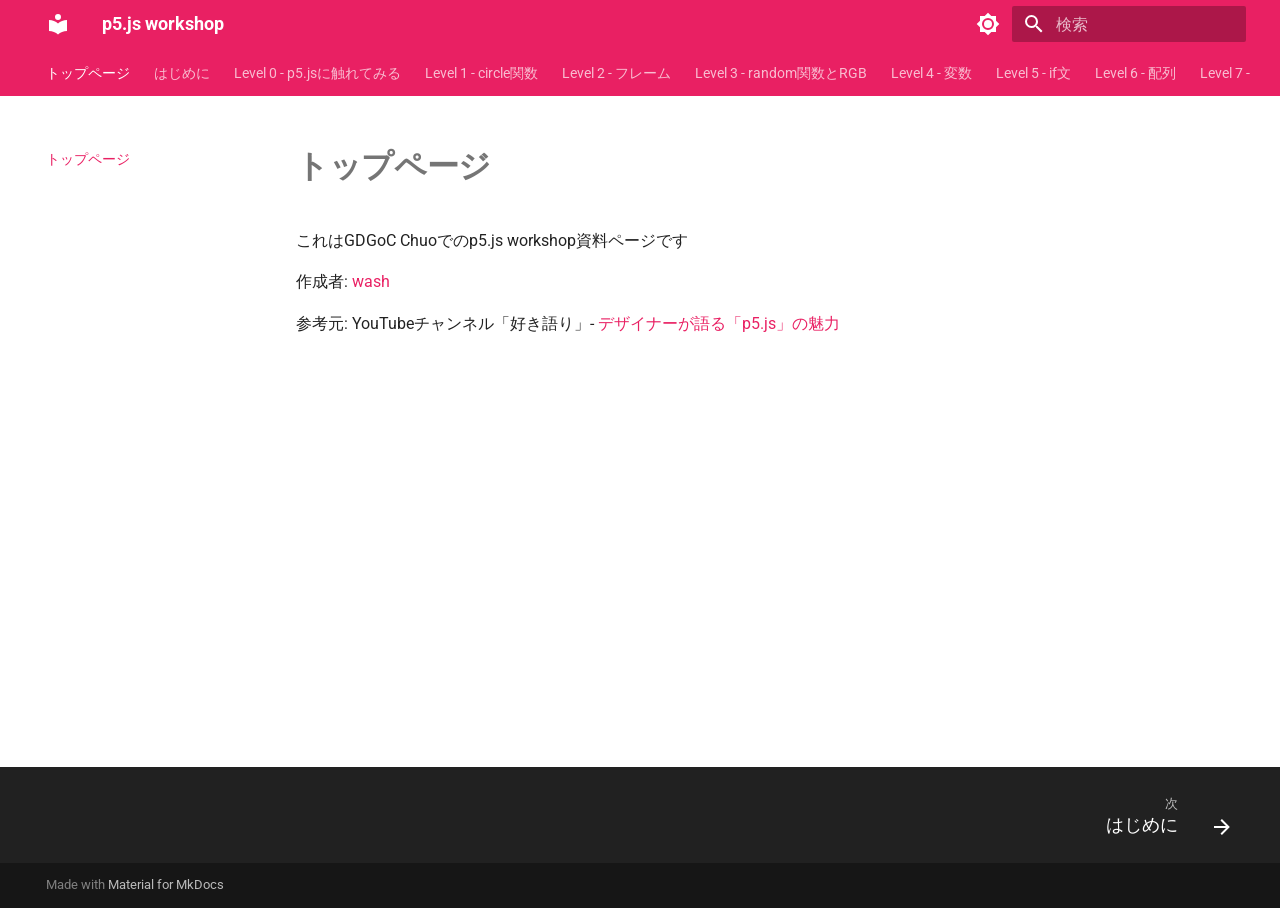
<file: index.html>
<!doctype html>
<html lang="ja" class="no-js">
  <head>
    
      <meta charset="utf-8">
      <meta name="viewport" content="width=device-width,initial-scale=1">
      
      
      
      
      
        <link rel="next" href="intro/">
      
      
        
      
      
      <link rel="icon" href="assets/favicon.ico">
      <meta name="generator" content="mkdocs-1.6.1, mkdocs-material-9.7.6">
    
    
      
        <title>p5.js workshop</title>
      
    
    
      <link rel="stylesheet" href="assets/stylesheets/main.484c7ddc.min.css">
      
        
        <link rel="stylesheet" href="assets/stylesheets/palette.ab4e12ef.min.css">
      
      


    
    
      
    
    
      
        
        
        <link rel="preconnect" href="https://fonts.gstatic.com" crossorigin>
        <link rel="stylesheet" href="https://fonts.googleapis.com/css?family=Roboto:300,300i,400,400i,700,700i%7CRoboto+Mono:400,400i,700,700i&display=fallback">
        <style>:root{--md-text-font:"Roboto";--md-code-font:"Roboto Mono"}</style>
      
    
    
      <link rel="stylesheet" href="stylesheets/custom.css">
    
    <script>__md_scope=new URL(".",location),__md_hash=e=>[...e].reduce(((e,_)=>(e<<5)-e+_.charCodeAt(0)),0),__md_get=(e,_=localStorage,t=__md_scope)=>JSON.parse(_.getItem(t.pathname+"."+e)),__md_set=(e,_,t=localStorage,a=__md_scope)=>{try{t.setItem(a.pathname+"."+e,JSON.stringify(_))}catch(e){}}</script>
    
      

    
    
  </head>
  
  
    
    
      
    
    
    
    
    <body dir="ltr" data-md-color-scheme="default" data-md-color-primary="pink" data-md-color-accent="pink">
  
    
    <input class="md-toggle" data-md-toggle="drawer" type="checkbox" id="__drawer" autocomplete="off">
    <input class="md-toggle" data-md-toggle="search" type="checkbox" id="__search" autocomplete="off">
    <label class="md-overlay" for="__drawer"></label>
    <div data-md-component="skip">
      
        
        <a href="#_1" class="md-skip">
          コンテンツにスキップ
        </a>
      
    </div>
    <div data-md-component="announce">
      
    </div>
    
    
      

<header class="md-header" data-md-component="header">
  <nav class="md-header__inner md-grid" aria-label="ヘッダー">
    <a href="." title="p5.js workshop" class="md-header__button md-logo" aria-label="p5.js workshop" data-md-component="logo">
      
  
  <svg xmlns="http://www.w3.org/2000/svg" viewBox="0 0 24 24"><path d="M12 8a3 3 0 0 0 3-3 3 3 0 0 0-3-3 3 3 0 0 0-3 3 3 3 0 0 0 3 3m0 3.54C9.64 9.35 6.5 8 3 8v11c3.5 0 6.64 1.35 9 3.54 2.36-2.19 5.5-3.54 9-3.54V8c-3.5 0-6.64 1.35-9 3.54"/></svg>

    </a>
    <label class="md-header__button md-icon" for="__drawer">
      
      <svg xmlns="http://www.w3.org/2000/svg" viewBox="0 0 24 24"><path d="M3 6h18v2H3zm0 5h18v2H3zm0 5h18v2H3z"/></svg>
    </label>
    <div class="md-header__title" data-md-component="header-title">
      <div class="md-header__ellipsis">
        <div class="md-header__topic">
          <span class="md-ellipsis">
            p5.js workshop
          </span>
        </div>
        <div class="md-header__topic" data-md-component="header-topic">
          <span class="md-ellipsis">
            
              トップページ
            
          </span>
        </div>
      </div>
    </div>
    
      
        <form class="md-header__option" data-md-component="palette">
  
    
    
    
    <input class="md-option" data-md-color-media="(prefers-color-scheme: light)" data-md-color-scheme="default" data-md-color-primary="pink" data-md-color-accent="pink"  aria-label="ダークモードに切り替え"  type="radio" name="__palette" id="__palette_0">
    
      <label class="md-header__button md-icon" title="ダークモードに切り替え" for="__palette_1" hidden>
        <svg xmlns="http://www.w3.org/2000/svg" viewBox="0 0 24 24"><path d="M12 8a4 4 0 0 0-4 4 4 4 0 0 0 4 4 4 4 0 0 0 4-4 4 4 0 0 0-4-4m0 10a6 6 0 0 1-6-6 6 6 0 0 1 6-6 6 6 0 0 1 6 6 6 6 0 0 1-6 6m8-9.31V4h-4.69L12 .69 8.69 4H4v4.69L.69 12 4 15.31V20h4.69L12 23.31 15.31 20H20v-4.69L23.31 12z"/></svg>
      </label>
    
  
    
    
    
    <input class="md-option" data-md-color-media="(prefers-color-scheme: dark)" data-md-color-scheme="slate" data-md-color-primary="pink" data-md-color-accent="pink"  aria-label="ライトモードに切り替え"  type="radio" name="__palette" id="__palette_1">
    
      <label class="md-header__button md-icon" title="ライトモードに切り替え" for="__palette_0" hidden>
        <svg xmlns="http://www.w3.org/2000/svg" viewBox="0 0 24 24"><path d="M12 18c-.89 0-1.74-.2-2.5-.55C11.56 16.5 13 14.42 13 12s-1.44-4.5-3.5-5.45C10.26 6.2 11.11 6 12 6a6 6 0 0 1 6 6 6 6 0 0 1-6 6m8-9.31V4h-4.69L12 .69 8.69 4H4v4.69L.69 12 4 15.31V20h4.69L12 23.31 15.31 20H20v-4.69L23.31 12z"/></svg>
      </label>
    
  
</form>
      
    
    
      <script>var palette=__md_get("__palette");if(palette&&palette.color){if("(prefers-color-scheme)"===palette.color.media){var media=matchMedia("(prefers-color-scheme: light)"),input=document.querySelector(media.matches?"[data-md-color-media='(prefers-color-scheme: light)']":"[data-md-color-media='(prefers-color-scheme: dark)']");palette.color.media=input.getAttribute("data-md-color-media"),palette.color.scheme=input.getAttribute("data-md-color-scheme"),palette.color.primary=input.getAttribute("data-md-color-primary"),palette.color.accent=input.getAttribute("data-md-color-accent")}for(var[key,value]of Object.entries(palette.color))document.body.setAttribute("data-md-color-"+key,value)}</script>
    
    
    
      
      
        <label class="md-header__button md-icon" for="__search">
          
          <svg xmlns="http://www.w3.org/2000/svg" viewBox="0 0 24 24"><path d="M9.5 3A6.5 6.5 0 0 1 16 9.5c0 1.61-.59 3.09-1.56 4.23l.27.27h.79l5 5-1.5 1.5-5-5v-.79l-.27-.27A6.52 6.52 0 0 1 9.5 16 6.5 6.5 0 0 1 3 9.5 6.5 6.5 0 0 1 9.5 3m0 2C7 5 5 7 5 9.5S7 14 9.5 14 14 12 14 9.5 12 5 9.5 5"/></svg>
        </label>
        <div class="md-search" data-md-component="search" role="dialog">
  <label class="md-search__overlay" for="__search"></label>
  <div class="md-search__inner" role="search">
    <form class="md-search__form" name="search">
      <input type="text" class="md-search__input" name="query" aria-label="検索" placeholder="検索" autocapitalize="off" autocorrect="off" autocomplete="off" spellcheck="false" data-md-component="search-query" required>
      <label class="md-search__icon md-icon" for="__search">
        
        <svg xmlns="http://www.w3.org/2000/svg" viewBox="0 0 24 24"><path d="M9.5 3A6.5 6.5 0 0 1 16 9.5c0 1.61-.59 3.09-1.56 4.23l.27.27h.79l5 5-1.5 1.5-5-5v-.79l-.27-.27A6.52 6.52 0 0 1 9.5 16 6.5 6.5 0 0 1 3 9.5 6.5 6.5 0 0 1 9.5 3m0 2C7 5 5 7 5 9.5S7 14 9.5 14 14 12 14 9.5 12 5 9.5 5"/></svg>
        
        <svg xmlns="http://www.w3.org/2000/svg" viewBox="0 0 24 24"><path d="M20 11v2H8l5.5 5.5-1.42 1.42L4.16 12l7.92-7.92L13.5 5.5 8 11z"/></svg>
      </label>
      <nav class="md-search__options" aria-label="検索">
        
        <button type="reset" class="md-search__icon md-icon" title="クリア" aria-label="クリア" tabindex="-1">
          
          <svg xmlns="http://www.w3.org/2000/svg" viewBox="0 0 24 24"><path d="M19 6.41 17.59 5 12 10.59 6.41 5 5 6.41 10.59 12 5 17.59 6.41 19 12 13.41 17.59 19 19 17.59 13.41 12z"/></svg>
        </button>
      </nav>
      
    </form>
    <div class="md-search__output">
      <div class="md-search__scrollwrap" tabindex="0" data-md-scrollfix>
        <div class="md-search-result" data-md-component="search-result">
          <div class="md-search-result__meta">
            検索を初期化
          </div>
          <ol class="md-search-result__list" role="presentation"></ol>
        </div>
      </div>
    </div>
  </div>
</div>
      
    
    
  </nav>
  
</header>
    
    <div class="md-container" data-md-component="container">
      
      
        
          
            
<nav class="md-tabs" aria-label="タブ" data-md-component="tabs">
  <div class="md-grid">
    <ul class="md-tabs__list">
      
        
  
  
  
    
  
  
    <li class="md-tabs__item md-tabs__item--active">
      <a href="." class="md-tabs__link">
        
  
  
    
  
  トップページ

      </a>
    </li>
  

      
        
  
  
  
  
    <li class="md-tabs__item">
      <a href="intro/" class="md-tabs__link">
        
  
  
    
  
  はじめに

      </a>
    </li>
  

      
        
  
  
  
  
    <li class="md-tabs__item">
      <a href="level_0/" class="md-tabs__link">
        
  
  
    
  
  Level 0 - p5.jsに触れてみる

      </a>
    </li>
  

      
        
  
  
  
  
    <li class="md-tabs__item">
      <a href="level_1/" class="md-tabs__link">
        
  
  
    
  
  Level 1 - circle関数

      </a>
    </li>
  

      
        
  
  
  
  
    <li class="md-tabs__item">
      <a href="level_2/" class="md-tabs__link">
        
  
  
    
  
  Level 2 - フレーム

      </a>
    </li>
  

      
        
  
  
  
  
    <li class="md-tabs__item">
      <a href="level_3/" class="md-tabs__link">
        
  
  
    
  
  Level 3 - random関数とRGB

      </a>
    </li>
  

      
        
  
  
  
  
    <li class="md-tabs__item">
      <a href="level_4/" class="md-tabs__link">
        
  
  
    
  
  Level 4 - 変数

      </a>
    </li>
  

      
        
  
  
  
  
    <li class="md-tabs__item">
      <a href="level_5/" class="md-tabs__link">
        
  
  
    
  
  Level 5 - if文

      </a>
    </li>
  

      
        
  
  
  
  
    <li class="md-tabs__item">
      <a href="level_6/" class="md-tabs__link">
        
  
  
    
  
  Level 6 - 配列

      </a>
    </li>
  

      
        
  
  
  
  
    <li class="md-tabs__item">
      <a href="level_7/" class="md-tabs__link">
        
  
  
    
  
  Level 7 - for文

      </a>
    </li>
  

      
        
  
  
  
  
    <li class="md-tabs__item">
      <a href="outro/" class="md-tabs__link">
        
  
  
    
  
  おわりに

      </a>
    </li>
  

      
        
  
  
  
  
    <li class="md-tabs__item">
      <a href="EX/" class="md-tabs__link">
        
  
  
    
  
  EX - 余裕があれば

      </a>
    </li>
  

      
        
  
  
  
  
    <li class="md-tabs__item">
      <a href="ambiguous/" class="md-tabs__link">
        
  
  
    
  
  おまけ - 間違えやすいところ

      </a>
    </li>
  

      
    </ul>
  </div>
</nav>
          
        
      
      <main class="md-main" data-md-component="main">
        <div class="md-main__inner md-grid">
          
            
              
              <div class="md-sidebar md-sidebar--primary" data-md-component="sidebar" data-md-type="navigation" >
                <div class="md-sidebar__scrollwrap">
                  <div class="md-sidebar__inner">
                    


  


<nav class="md-nav md-nav--primary md-nav--lifted" aria-label="ナビゲーション" data-md-level="0">
  <label class="md-nav__title" for="__drawer">
    <a href="." title="p5.js workshop" class="md-nav__button md-logo" aria-label="p5.js workshop" data-md-component="logo">
      
  
  <svg xmlns="http://www.w3.org/2000/svg" viewBox="0 0 24 24"><path d="M12 8a3 3 0 0 0 3-3 3 3 0 0 0-3-3 3 3 0 0 0-3 3 3 3 0 0 0 3 3m0 3.54C9.64 9.35 6.5 8 3 8v11c3.5 0 6.64 1.35 9 3.54 2.36-2.19 5.5-3.54 9-3.54V8c-3.5 0-6.64 1.35-9 3.54"/></svg>

    </a>
    p5.js workshop
  </label>
  
  <ul class="md-nav__list" data-md-scrollfix>
    
      
      
  
  
    
  
  
  
    <li class="md-nav__item md-nav__item--active">
      
      <input class="md-nav__toggle md-toggle" type="checkbox" id="__toc">
      
      
        
      
      
      <a href="." class="md-nav__link md-nav__link--active">
        
  
  
  <span class="md-ellipsis">
    
  
    トップページ
  

    
  </span>
  
  

      </a>
      
    </li>
  

    
      
      
  
  
  
  
    <li class="md-nav__item">
      <a href="intro/" class="md-nav__link">
        
  
  
  <span class="md-ellipsis">
    
  
    はじめに
  

    
  </span>
  
  

      </a>
    </li>
  

    
      
      
  
  
  
  
    <li class="md-nav__item">
      <a href="level_0/" class="md-nav__link">
        
  
  
  <span class="md-ellipsis">
    
  
    Level 0 - p5.jsに触れてみる
  

    
  </span>
  
  

      </a>
    </li>
  

    
      
      
  
  
  
  
    <li class="md-nav__item">
      <a href="level_1/" class="md-nav__link">
        
  
  
  <span class="md-ellipsis">
    
  
    Level 1 - circle関数
  

    
  </span>
  
  

      </a>
    </li>
  

    
      
      
  
  
  
  
    <li class="md-nav__item">
      <a href="level_2/" class="md-nav__link">
        
  
  
  <span class="md-ellipsis">
    
  
    Level 2 - フレーム
  

    
  </span>
  
  

      </a>
    </li>
  

    
      
      
  
  
  
  
    <li class="md-nav__item">
      <a href="level_3/" class="md-nav__link">
        
  
  
  <span class="md-ellipsis">
    
  
    Level 3 - random関数とRGB
  

    
  </span>
  
  

      </a>
    </li>
  

    
      
      
  
  
  
  
    <li class="md-nav__item">
      <a href="level_4/" class="md-nav__link">
        
  
  
  <span class="md-ellipsis">
    
  
    Level 4 - 変数
  

    
  </span>
  
  

      </a>
    </li>
  

    
      
      
  
  
  
  
    <li class="md-nav__item">
      <a href="level_5/" class="md-nav__link">
        
  
  
  <span class="md-ellipsis">
    
  
    Level 5 - if文
  

    
  </span>
  
  

      </a>
    </li>
  

    
      
      
  
  
  
  
    <li class="md-nav__item">
      <a href="level_6/" class="md-nav__link">
        
  
  
  <span class="md-ellipsis">
    
  
    Level 6 - 配列
  

    
  </span>
  
  

      </a>
    </li>
  

    
      
      
  
  
  
  
    <li class="md-nav__item">
      <a href="level_7/" class="md-nav__link">
        
  
  
  <span class="md-ellipsis">
    
  
    Level 7 - for文
  

    
  </span>
  
  

      </a>
    </li>
  

    
      
      
  
  
  
  
    <li class="md-nav__item">
      <a href="outro/" class="md-nav__link">
        
  
  
  <span class="md-ellipsis">
    
  
    おわりに
  

    
  </span>
  
  

      </a>
    </li>
  

    
      
      
  
  
  
  
    <li class="md-nav__item">
      <a href="EX/" class="md-nav__link">
        
  
  
  <span class="md-ellipsis">
    
  
    EX - 余裕があれば
  

    
  </span>
  
  

      </a>
    </li>
  

    
      
      
  
  
  
  
    <li class="md-nav__item">
      <a href="ambiguous/" class="md-nav__link">
        
  
  
  <span class="md-ellipsis">
    
  
    おまけ - 間違えやすいところ
  

    
  </span>
  
  

      </a>
    </li>
  

    
  </ul>
</nav>
                  </div>
                </div>
              </div>
            
            
              
              <div class="md-sidebar md-sidebar--secondary" data-md-component="sidebar" data-md-type="toc" >
                <div class="md-sidebar__scrollwrap">
                  <div class="md-sidebar__inner">
                    

<nav class="md-nav md-nav--secondary" aria-label="目次">
  
  
  
    
  
  
</nav>
                  </div>
                </div>
              </div>
            
          
          
            <div class="md-content" data-md-component="content">
              
              <article class="md-content__inner md-typeset">
                
                  



<h1 id="_1">トップページ</h1>
<p>これはGDGoC Chuoでのp5.js workshop資料ページです</p>
<p>作成者: <a href="https://v76nl.github.io">wash</a></p>
<p>参考元: YouTubeチャンネル「好き語り」- <a href="https://www.youtube.com/watch?v=lQyZvbmxV_M">デザイナーが語る「p5.js」の魅力</a></p>
<div class="video-container">
    <iframe src="https://www.youtube.com/embed/lQyZvbmxV_M" allowfullscreen></iframe>
</div>












                
              </article>
            </div>
          
          
<script>var target=document.getElementById(location.hash.slice(1));target&&target.name&&(target.checked=target.name.startsWith("__tabbed_"))</script>
        </div>
        
          <button type="button" class="md-top md-icon" data-md-component="top" hidden>
  
  <svg xmlns="http://www.w3.org/2000/svg" viewBox="0 0 24 24"><path d="M13 20h-2V8l-5.5 5.5-1.42-1.42L12 4.16l7.92 7.92-1.42 1.42L13 8z"/></svg>
  ページトップへ戻る
</button>
        
      </main>
      
        <footer class="md-footer">
  
    
      
      <nav class="md-footer__inner md-grid" aria-label="フッター" >
        
        
          
          <a href="intro/" class="md-footer__link md-footer__link--next" aria-label="次: はじめに">
            <div class="md-footer__title">
              <span class="md-footer__direction">
                次
              </span>
              <div class="md-ellipsis">
                はじめに
              </div>
            </div>
            <div class="md-footer__button md-icon">
              
              <svg xmlns="http://www.w3.org/2000/svg" viewBox="0 0 24 24"><path d="M4 11v2h12l-5.5 5.5 1.42 1.42L19.84 12l-7.92-7.92L10.5 5.5 16 11z"/></svg>
            </div>
          </a>
        
      </nav>
    
  
  <div class="md-footer-meta md-typeset">
    <div class="md-footer-meta__inner md-grid">
      <div class="md-copyright">
  
  
    Made with
    <a href="https://squidfunk.github.io/mkdocs-material/" target="_blank" rel="noopener">
      Material for MkDocs
    </a>
  
</div>
      
    </div>
  </div>
</footer>
      
    </div>
    <div class="md-dialog" data-md-component="dialog">
      <div class="md-dialog__inner md-typeset"></div>
    </div>
    
    
    
      
      
      <script id="__config" type="application/json">{"annotate": null, "base": ".", "features": ["navigation.instant", "navigation.tracking", "navigation.tabs", "content.code.copy", "navigation.footer", "navigation.top"], "search": "assets/javascripts/workers/search.2c215733.min.js", "tags": null, "translations": {"clipboard.copied": "\u30b3\u30d4\u30fc\u3057\u307e\u3057\u305f", "clipboard.copy": "\u30af\u30ea\u30c3\u30d7\u30dc\u30fc\u30c9\u3078\u30b3\u30d4\u30fc", "search.result.more.one": "\u3053\u306e\u30da\u30fc\u30b8\u5185\u306b\u3082\u30461\u4ef6\u898b\u3064\u304b\u308a\u307e\u3057\u305f", "search.result.more.other": "\u3053\u306e\u30da\u30fc\u30b8\u5185\u306b\u3042\u3068#\u4ef6\u898b\u3064\u304b\u308a\u307e\u3057\u305f", "search.result.none": "\u4f55\u3082\u898b\u3064\u304b\u308a\u307e\u305b\u3093\u3067\u3057\u305f", "search.result.one": "1\u4ef6\u898b\u3064\u304b\u308a\u307e\u3057\u305f", "search.result.other": "#\u4ef6\u898b\u3064\u304b\u308a\u307e\u3057\u305f", "search.result.placeholder": "\u691c\u7d22\u30ad\u30fc\u30ef\u30fc\u30c9\u3092\u5165\u529b\u3057\u3066\u304f\u3060\u3055\u3044", "search.result.term.missing": "\u691c\u7d22\u306b\u542b\u307e\u308c\u306a\u3044", "select.version": "\u30d0\u30fc\u30b8\u30e7\u30f3\u5207\u308a\u66ff\u3048"}, "version": null}</script>
    
    
      <script src="assets/javascripts/bundle.79ae519e.min.js"></script>
      
    
  </body>
</html>
</file>
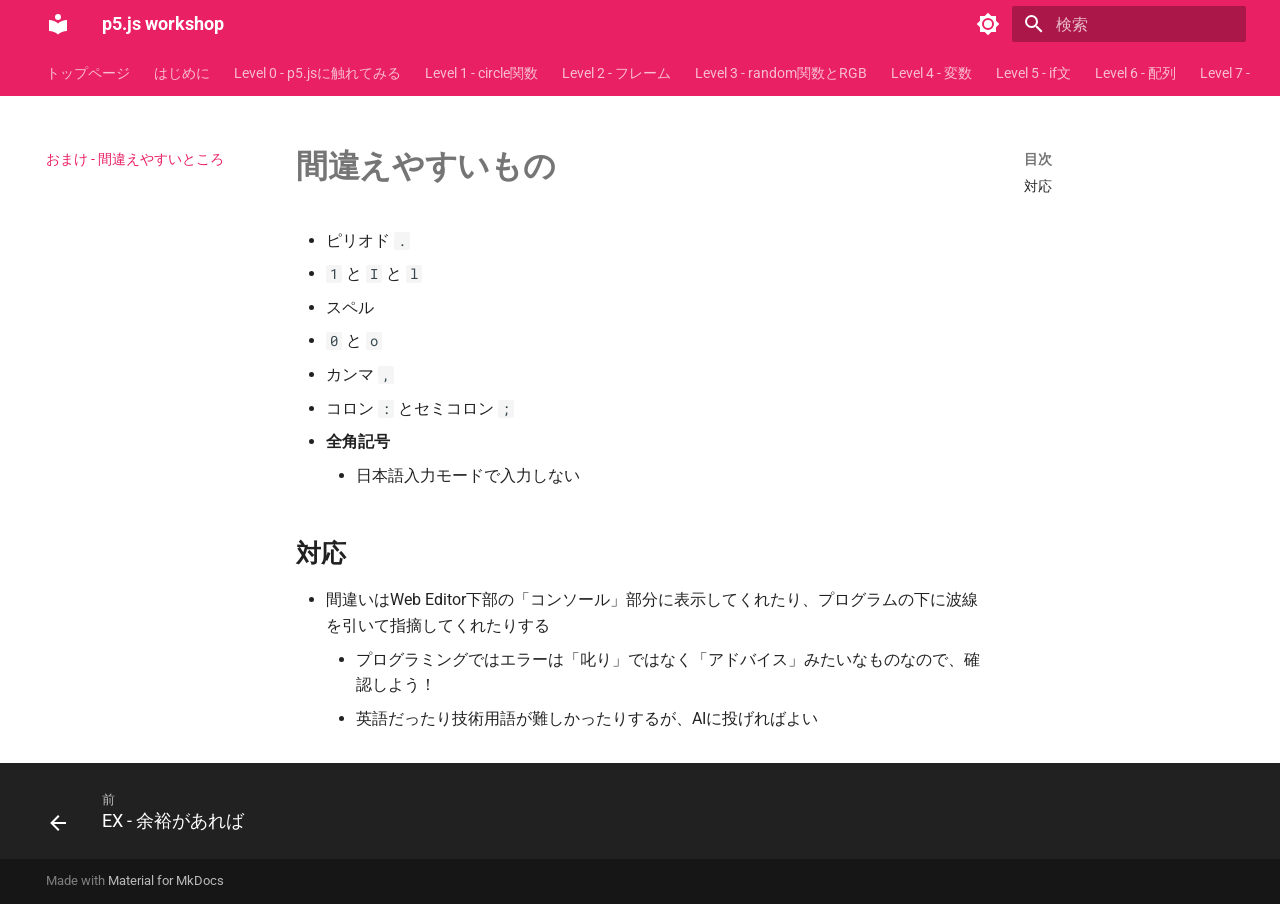
<file: ambiguous/index.html>
<!doctype html>
<html lang="ja" class="no-js">
  <head>
    
      <meta charset="utf-8">
      <meta name="viewport" content="width=device-width,initial-scale=1">
      
      
      
      
        <link rel="prev" href="../EX/">
      
      
      
        
      
      
      <link rel="icon" href="../assets/favicon.ico">
      <meta name="generator" content="mkdocs-1.6.1, mkdocs-material-9.7.6">
    
    
      
        <title>おまけ - 間違えやすいところ - p5.js workshop</title>
      
    
    
      <link rel="stylesheet" href="../assets/stylesheets/main.484c7ddc.min.css">
      
        
        <link rel="stylesheet" href="../assets/stylesheets/palette.ab4e12ef.min.css">
      
      


    
    
      
    
    
      
        
        
        <link rel="preconnect" href="https://fonts.gstatic.com" crossorigin>
        <link rel="stylesheet" href="https://fonts.googleapis.com/css?family=Roboto:300,300i,400,400i,700,700i%7CRoboto+Mono:400,400i,700,700i&display=fallback">
        <style>:root{--md-text-font:"Roboto";--md-code-font:"Roboto Mono"}</style>
      
    
    
      <link rel="stylesheet" href="../stylesheets/custom.css">
    
    <script>__md_scope=new URL("..",location),__md_hash=e=>[...e].reduce(((e,_)=>(e<<5)-e+_.charCodeAt(0)),0),__md_get=(e,_=localStorage,t=__md_scope)=>JSON.parse(_.getItem(t.pathname+"."+e)),__md_set=(e,_,t=localStorage,a=__md_scope)=>{try{t.setItem(a.pathname+"."+e,JSON.stringify(_))}catch(e){}}</script>
    
      

    
    
  </head>
  
  
    
    
      
    
    
    
    
    <body dir="ltr" data-md-color-scheme="default" data-md-color-primary="pink" data-md-color-accent="pink">
  
    
    <input class="md-toggle" data-md-toggle="drawer" type="checkbox" id="__drawer" autocomplete="off">
    <input class="md-toggle" data-md-toggle="search" type="checkbox" id="__search" autocomplete="off">
    <label class="md-overlay" for="__drawer"></label>
    <div data-md-component="skip">
      
        
        <a href="#_1" class="md-skip">
          コンテンツにスキップ
        </a>
      
    </div>
    <div data-md-component="announce">
      
    </div>
    
    
      

<header class="md-header" data-md-component="header">
  <nav class="md-header__inner md-grid" aria-label="ヘッダー">
    <a href=".." title="p5.js workshop" class="md-header__button md-logo" aria-label="p5.js workshop" data-md-component="logo">
      
  
  <svg xmlns="http://www.w3.org/2000/svg" viewBox="0 0 24 24"><path d="M12 8a3 3 0 0 0 3-3 3 3 0 0 0-3-3 3 3 0 0 0-3 3 3 3 0 0 0 3 3m0 3.54C9.64 9.35 6.5 8 3 8v11c3.5 0 6.64 1.35 9 3.54 2.36-2.19 5.5-3.54 9-3.54V8c-3.5 0-6.64 1.35-9 3.54"/></svg>

    </a>
    <label class="md-header__button md-icon" for="__drawer">
      
      <svg xmlns="http://www.w3.org/2000/svg" viewBox="0 0 24 24"><path d="M3 6h18v2H3zm0 5h18v2H3zm0 5h18v2H3z"/></svg>
    </label>
    <div class="md-header__title" data-md-component="header-title">
      <div class="md-header__ellipsis">
        <div class="md-header__topic">
          <span class="md-ellipsis">
            p5.js workshop
          </span>
        </div>
        <div class="md-header__topic" data-md-component="header-topic">
          <span class="md-ellipsis">
            
              おまけ - 間違えやすいところ
            
          </span>
        </div>
      </div>
    </div>
    
      
        <form class="md-header__option" data-md-component="palette">
  
    
    
    
    <input class="md-option" data-md-color-media="(prefers-color-scheme: light)" data-md-color-scheme="default" data-md-color-primary="pink" data-md-color-accent="pink"  aria-label="ダークモードに切り替え"  type="radio" name="__palette" id="__palette_0">
    
      <label class="md-header__button md-icon" title="ダークモードに切り替え" for="__palette_1" hidden>
        <svg xmlns="http://www.w3.org/2000/svg" viewBox="0 0 24 24"><path d="M12 8a4 4 0 0 0-4 4 4 4 0 0 0 4 4 4 4 0 0 0 4-4 4 4 0 0 0-4-4m0 10a6 6 0 0 1-6-6 6 6 0 0 1 6-6 6 6 0 0 1 6 6 6 6 0 0 1-6 6m8-9.31V4h-4.69L12 .69 8.69 4H4v4.69L.69 12 4 15.31V20h4.69L12 23.31 15.31 20H20v-4.69L23.31 12z"/></svg>
      </label>
    
  
    
    
    
    <input class="md-option" data-md-color-media="(prefers-color-scheme: dark)" data-md-color-scheme="slate" data-md-color-primary="pink" data-md-color-accent="pink"  aria-label="ライトモードに切り替え"  type="radio" name="__palette" id="__palette_1">
    
      <label class="md-header__button md-icon" title="ライトモードに切り替え" for="__palette_0" hidden>
        <svg xmlns="http://www.w3.org/2000/svg" viewBox="0 0 24 24"><path d="M12 18c-.89 0-1.74-.2-2.5-.55C11.56 16.5 13 14.42 13 12s-1.44-4.5-3.5-5.45C10.26 6.2 11.11 6 12 6a6 6 0 0 1 6 6 6 6 0 0 1-6 6m8-9.31V4h-4.69L12 .69 8.69 4H4v4.69L.69 12 4 15.31V20h4.69L12 23.31 15.31 20H20v-4.69L23.31 12z"/></svg>
      </label>
    
  
</form>
      
    
    
      <script>var palette=__md_get("__palette");if(palette&&palette.color){if("(prefers-color-scheme)"===palette.color.media){var media=matchMedia("(prefers-color-scheme: light)"),input=document.querySelector(media.matches?"[data-md-color-media='(prefers-color-scheme: light)']":"[data-md-color-media='(prefers-color-scheme: dark)']");palette.color.media=input.getAttribute("data-md-color-media"),palette.color.scheme=input.getAttribute("data-md-color-scheme"),palette.color.primary=input.getAttribute("data-md-color-primary"),palette.color.accent=input.getAttribute("data-md-color-accent")}for(var[key,value]of Object.entries(palette.color))document.body.setAttribute("data-md-color-"+key,value)}</script>
    
    
    
      
      
        <label class="md-header__button md-icon" for="__search">
          
          <svg xmlns="http://www.w3.org/2000/svg" viewBox="0 0 24 24"><path d="M9.5 3A6.5 6.5 0 0 1 16 9.5c0 1.61-.59 3.09-1.56 4.23l.27.27h.79l5 5-1.5 1.5-5-5v-.79l-.27-.27A6.52 6.52 0 0 1 9.5 16 6.5 6.5 0 0 1 3 9.5 6.5 6.5 0 0 1 9.5 3m0 2C7 5 5 7 5 9.5S7 14 9.5 14 14 12 14 9.5 12 5 9.5 5"/></svg>
        </label>
        <div class="md-search" data-md-component="search" role="dialog">
  <label class="md-search__overlay" for="__search"></label>
  <div class="md-search__inner" role="search">
    <form class="md-search__form" name="search">
      <input type="text" class="md-search__input" name="query" aria-label="検索" placeholder="検索" autocapitalize="off" autocorrect="off" autocomplete="off" spellcheck="false" data-md-component="search-query" required>
      <label class="md-search__icon md-icon" for="__search">
        
        <svg xmlns="http://www.w3.org/2000/svg" viewBox="0 0 24 24"><path d="M9.5 3A6.5 6.5 0 0 1 16 9.5c0 1.61-.59 3.09-1.56 4.23l.27.27h.79l5 5-1.5 1.5-5-5v-.79l-.27-.27A6.52 6.52 0 0 1 9.5 16 6.5 6.5 0 0 1 3 9.5 6.5 6.5 0 0 1 9.5 3m0 2C7 5 5 7 5 9.5S7 14 9.5 14 14 12 14 9.5 12 5 9.5 5"/></svg>
        
        <svg xmlns="http://www.w3.org/2000/svg" viewBox="0 0 24 24"><path d="M20 11v2H8l5.5 5.5-1.42 1.42L4.16 12l7.92-7.92L13.5 5.5 8 11z"/></svg>
      </label>
      <nav class="md-search__options" aria-label="検索">
        
        <button type="reset" class="md-search__icon md-icon" title="クリア" aria-label="クリア" tabindex="-1">
          
          <svg xmlns="http://www.w3.org/2000/svg" viewBox="0 0 24 24"><path d="M19 6.41 17.59 5 12 10.59 6.41 5 5 6.41 10.59 12 5 17.59 6.41 19 12 13.41 17.59 19 19 17.59 13.41 12z"/></svg>
        </button>
      </nav>
      
    </form>
    <div class="md-search__output">
      <div class="md-search__scrollwrap" tabindex="0" data-md-scrollfix>
        <div class="md-search-result" data-md-component="search-result">
          <div class="md-search-result__meta">
            検索を初期化
          </div>
          <ol class="md-search-result__list" role="presentation"></ol>
        </div>
      </div>
    </div>
  </div>
</div>
      
    
    
  </nav>
  
</header>
    
    <div class="md-container" data-md-component="container">
      
      
        
          
            
<nav class="md-tabs" aria-label="タブ" data-md-component="tabs">
  <div class="md-grid">
    <ul class="md-tabs__list">
      
        
  
  
  
  
    <li class="md-tabs__item">
      <a href=".." class="md-tabs__link">
        
  
  
    
  
  トップページ

      </a>
    </li>
  

      
        
  
  
  
  
    <li class="md-tabs__item">
      <a href="../intro/" class="md-tabs__link">
        
  
  
    
  
  はじめに

      </a>
    </li>
  

      
        
  
  
  
  
    <li class="md-tabs__item">
      <a href="../level_0/" class="md-tabs__link">
        
  
  
    
  
  Level 0 - p5.jsに触れてみる

      </a>
    </li>
  

      
        
  
  
  
  
    <li class="md-tabs__item">
      <a href="../level_1/" class="md-tabs__link">
        
  
  
    
  
  Level 1 - circle関数

      </a>
    </li>
  

      
        
  
  
  
  
    <li class="md-tabs__item">
      <a href="../level_2/" class="md-tabs__link">
        
  
  
    
  
  Level 2 - フレーム

      </a>
    </li>
  

      
        
  
  
  
  
    <li class="md-tabs__item">
      <a href="../level_3/" class="md-tabs__link">
        
  
  
    
  
  Level 3 - random関数とRGB

      </a>
    </li>
  

      
        
  
  
  
  
    <li class="md-tabs__item">
      <a href="../level_4/" class="md-tabs__link">
        
  
  
    
  
  Level 4 - 変数

      </a>
    </li>
  

      
        
  
  
  
  
    <li class="md-tabs__item">
      <a href="../level_5/" class="md-tabs__link">
        
  
  
    
  
  Level 5 - if文

      </a>
    </li>
  

      
        
  
  
  
  
    <li class="md-tabs__item">
      <a href="../level_6/" class="md-tabs__link">
        
  
  
    
  
  Level 6 - 配列

      </a>
    </li>
  

      
        
  
  
  
  
    <li class="md-tabs__item">
      <a href="../level_7/" class="md-tabs__link">
        
  
  
    
  
  Level 7 - for文

      </a>
    </li>
  

      
        
  
  
  
  
    <li class="md-tabs__item">
      <a href="../outro/" class="md-tabs__link">
        
  
  
    
  
  おわりに

      </a>
    </li>
  

      
        
  
  
  
  
    <li class="md-tabs__item">
      <a href="../EX/" class="md-tabs__link">
        
  
  
    
  
  EX - 余裕があれば

      </a>
    </li>
  

      
        
  
  
  
    
  
  
    <li class="md-tabs__item md-tabs__item--active">
      <a href="./" class="md-tabs__link">
        
  
  
    
  
  おまけ - 間違えやすいところ

      </a>
    </li>
  

      
    </ul>
  </div>
</nav>
          
        
      
      <main class="md-main" data-md-component="main">
        <div class="md-main__inner md-grid">
          
            
              
              <div class="md-sidebar md-sidebar--primary" data-md-component="sidebar" data-md-type="navigation" >
                <div class="md-sidebar__scrollwrap">
                  <div class="md-sidebar__inner">
                    


  


<nav class="md-nav md-nav--primary md-nav--lifted" aria-label="ナビゲーション" data-md-level="0">
  <label class="md-nav__title" for="__drawer">
    <a href=".." title="p5.js workshop" class="md-nav__button md-logo" aria-label="p5.js workshop" data-md-component="logo">
      
  
  <svg xmlns="http://www.w3.org/2000/svg" viewBox="0 0 24 24"><path d="M12 8a3 3 0 0 0 3-3 3 3 0 0 0-3-3 3 3 0 0 0-3 3 3 3 0 0 0 3 3m0 3.54C9.64 9.35 6.5 8 3 8v11c3.5 0 6.64 1.35 9 3.54 2.36-2.19 5.5-3.54 9-3.54V8c-3.5 0-6.64 1.35-9 3.54"/></svg>

    </a>
    p5.js workshop
  </label>
  
  <ul class="md-nav__list" data-md-scrollfix>
    
      
      
  
  
  
  
    <li class="md-nav__item">
      <a href=".." class="md-nav__link">
        
  
  
  <span class="md-ellipsis">
    
  
    トップページ
  

    
  </span>
  
  

      </a>
    </li>
  

    
      
      
  
  
  
  
    <li class="md-nav__item">
      <a href="../intro/" class="md-nav__link">
        
  
  
  <span class="md-ellipsis">
    
  
    はじめに
  

    
  </span>
  
  

      </a>
    </li>
  

    
      
      
  
  
  
  
    <li class="md-nav__item">
      <a href="../level_0/" class="md-nav__link">
        
  
  
  <span class="md-ellipsis">
    
  
    Level 0 - p5.jsに触れてみる
  

    
  </span>
  
  

      </a>
    </li>
  

    
      
      
  
  
  
  
    <li class="md-nav__item">
      <a href="../level_1/" class="md-nav__link">
        
  
  
  <span class="md-ellipsis">
    
  
    Level 1 - circle関数
  

    
  </span>
  
  

      </a>
    </li>
  

    
      
      
  
  
  
  
    <li class="md-nav__item">
      <a href="../level_2/" class="md-nav__link">
        
  
  
  <span class="md-ellipsis">
    
  
    Level 2 - フレーム
  

    
  </span>
  
  

      </a>
    </li>
  

    
      
      
  
  
  
  
    <li class="md-nav__item">
      <a href="../level_3/" class="md-nav__link">
        
  
  
  <span class="md-ellipsis">
    
  
    Level 3 - random関数とRGB
  

    
  </span>
  
  

      </a>
    </li>
  

    
      
      
  
  
  
  
    <li class="md-nav__item">
      <a href="../level_4/" class="md-nav__link">
        
  
  
  <span class="md-ellipsis">
    
  
    Level 4 - 変数
  

    
  </span>
  
  

      </a>
    </li>
  

    
      
      
  
  
  
  
    <li class="md-nav__item">
      <a href="../level_5/" class="md-nav__link">
        
  
  
  <span class="md-ellipsis">
    
  
    Level 5 - if文
  

    
  </span>
  
  

      </a>
    </li>
  

    
      
      
  
  
  
  
    <li class="md-nav__item">
      <a href="../level_6/" class="md-nav__link">
        
  
  
  <span class="md-ellipsis">
    
  
    Level 6 - 配列
  

    
  </span>
  
  

      </a>
    </li>
  

    
      
      
  
  
  
  
    <li class="md-nav__item">
      <a href="../level_7/" class="md-nav__link">
        
  
  
  <span class="md-ellipsis">
    
  
    Level 7 - for文
  

    
  </span>
  
  

      </a>
    </li>
  

    
      
      
  
  
  
  
    <li class="md-nav__item">
      <a href="../outro/" class="md-nav__link">
        
  
  
  <span class="md-ellipsis">
    
  
    おわりに
  

    
  </span>
  
  

      </a>
    </li>
  

    
      
      
  
  
  
  
    <li class="md-nav__item">
      <a href="../EX/" class="md-nav__link">
        
  
  
  <span class="md-ellipsis">
    
  
    EX - 余裕があれば
  

    
  </span>
  
  

      </a>
    </li>
  

    
      
      
  
  
    
  
  
  
    <li class="md-nav__item md-nav__item--active">
      
      <input class="md-nav__toggle md-toggle" type="checkbox" id="__toc">
      
      
        
      
      
        <label class="md-nav__link md-nav__link--active" for="__toc">
          
  
  
  <span class="md-ellipsis">
    
  
    おまけ - 間違えやすいところ
  

    
  </span>
  
  

          <span class="md-nav__icon md-icon"></span>
        </label>
      
      <a href="./" class="md-nav__link md-nav__link--active">
        
  
  
  <span class="md-ellipsis">
    
  
    おまけ - 間違えやすいところ
  

    
  </span>
  
  

      </a>
      
        

<nav class="md-nav md-nav--secondary" aria-label="目次">
  
  
  
    
  
  
    <label class="md-nav__title" for="__toc">
      <span class="md-nav__icon md-icon"></span>
      目次
    </label>
    <ul class="md-nav__list" data-md-component="toc" data-md-scrollfix>
      
        <li class="md-nav__item">
  <a href="#_2" class="md-nav__link">
    <span class="md-ellipsis">
      
        対応
      
    </span>
  </a>
  
</li>
      
    </ul>
  
</nav>
      
    </li>
  

    
  </ul>
</nav>
                  </div>
                </div>
              </div>
            
            
              
              <div class="md-sidebar md-sidebar--secondary" data-md-component="sidebar" data-md-type="toc" >
                <div class="md-sidebar__scrollwrap">
                  <div class="md-sidebar__inner">
                    

<nav class="md-nav md-nav--secondary" aria-label="目次">
  
  
  
    
  
  
    <label class="md-nav__title" for="__toc">
      <span class="md-nav__icon md-icon"></span>
      目次
    </label>
    <ul class="md-nav__list" data-md-component="toc" data-md-scrollfix>
      
        <li class="md-nav__item">
  <a href="#_2" class="md-nav__link">
    <span class="md-ellipsis">
      
        対応
      
    </span>
  </a>
  
</li>
      
    </ul>
  
</nav>
                  </div>
                </div>
              </div>
            
          
          
            <div class="md-content" data-md-component="content">
              
              <article class="md-content__inner md-typeset">
                
                  



<h1 id="_1">間違えやすいもの</h1>
<ul>
<li>ピリオド <code>.</code></li>
<li><code>1</code> と <code>I</code> と <code>l</code></li>
<li>スペル</li>
<li><code>0</code> と <code>o</code></li>
<li>カンマ <code>,</code></li>
<li>コロン <code>:</code> とセミコロン <code>;</code></li>
<li><strong>全角記号</strong><ul>
<li>日本語入力モードで入力しない</li>
</ul>
</li>
</ul>
<h2 id="_2">対応</h2>
<ul>
<li>間違いはWeb Editor下部の「コンソール」部分に表示してくれたり、プログラムの下に波線を引いて指摘してくれたりする<ul>
<li>プログラミングではエラーは「叱り」ではなく「アドバイス」みたいなものなので、確認しよう！</li>
<li>英語だったり技術用語が難しかったりするが、AIに投げればよい</li>
</ul>
</li>
</ul>












                
              </article>
            </div>
          
          
<script>var target=document.getElementById(location.hash.slice(1));target&&target.name&&(target.checked=target.name.startsWith("__tabbed_"))</script>
        </div>
        
          <button type="button" class="md-top md-icon" data-md-component="top" hidden>
  
  <svg xmlns="http://www.w3.org/2000/svg" viewBox="0 0 24 24"><path d="M13 20h-2V8l-5.5 5.5-1.42-1.42L12 4.16l7.92 7.92-1.42 1.42L13 8z"/></svg>
  ページトップへ戻る
</button>
        
      </main>
      
        <footer class="md-footer">
  
    
      
      <nav class="md-footer__inner md-grid" aria-label="フッター" >
        
          
          <a href="../EX/" class="md-footer__link md-footer__link--prev" aria-label="前: EX - 余裕があれば">
            <div class="md-footer__button md-icon">
              
              <svg xmlns="http://www.w3.org/2000/svg" viewBox="0 0 24 24"><path d="M20 11v2H8l5.5 5.5-1.42 1.42L4.16 12l7.92-7.92L13.5 5.5 8 11z"/></svg>
            </div>
            <div class="md-footer__title">
              <span class="md-footer__direction">
                前
              </span>
              <div class="md-ellipsis">
                EX - 余裕があれば
              </div>
            </div>
          </a>
        
        
      </nav>
    
  
  <div class="md-footer-meta md-typeset">
    <div class="md-footer-meta__inner md-grid">
      <div class="md-copyright">
  
  
    Made with
    <a href="https://squidfunk.github.io/mkdocs-material/" target="_blank" rel="noopener">
      Material for MkDocs
    </a>
  
</div>
      
    </div>
  </div>
</footer>
      
    </div>
    <div class="md-dialog" data-md-component="dialog">
      <div class="md-dialog__inner md-typeset"></div>
    </div>
    
    
    
      
      
      <script id="__config" type="application/json">{"annotate": null, "base": "..", "features": ["navigation.instant", "navigation.tracking", "navigation.tabs", "content.code.copy", "navigation.footer", "navigation.top"], "search": "../assets/javascripts/workers/search.2c215733.min.js", "tags": null, "translations": {"clipboard.copied": "\u30b3\u30d4\u30fc\u3057\u307e\u3057\u305f", "clipboard.copy": "\u30af\u30ea\u30c3\u30d7\u30dc\u30fc\u30c9\u3078\u30b3\u30d4\u30fc", "search.result.more.one": "\u3053\u306e\u30da\u30fc\u30b8\u5185\u306b\u3082\u30461\u4ef6\u898b\u3064\u304b\u308a\u307e\u3057\u305f", "search.result.more.other": "\u3053\u306e\u30da\u30fc\u30b8\u5185\u306b\u3042\u3068#\u4ef6\u898b\u3064\u304b\u308a\u307e\u3057\u305f", "search.result.none": "\u4f55\u3082\u898b\u3064\u304b\u308a\u307e\u305b\u3093\u3067\u3057\u305f", "search.result.one": "1\u4ef6\u898b\u3064\u304b\u308a\u307e\u3057\u305f", "search.result.other": "#\u4ef6\u898b\u3064\u304b\u308a\u307e\u3057\u305f", "search.result.placeholder": "\u691c\u7d22\u30ad\u30fc\u30ef\u30fc\u30c9\u3092\u5165\u529b\u3057\u3066\u304f\u3060\u3055\u3044", "search.result.term.missing": "\u691c\u7d22\u306b\u542b\u307e\u308c\u306a\u3044", "select.version": "\u30d0\u30fc\u30b8\u30e7\u30f3\u5207\u308a\u66ff\u3048"}, "version": null}</script>
    
    
      <script src="../assets/javascripts/bundle.79ae519e.min.js"></script>
      
    
  </body>
</html>
</file>
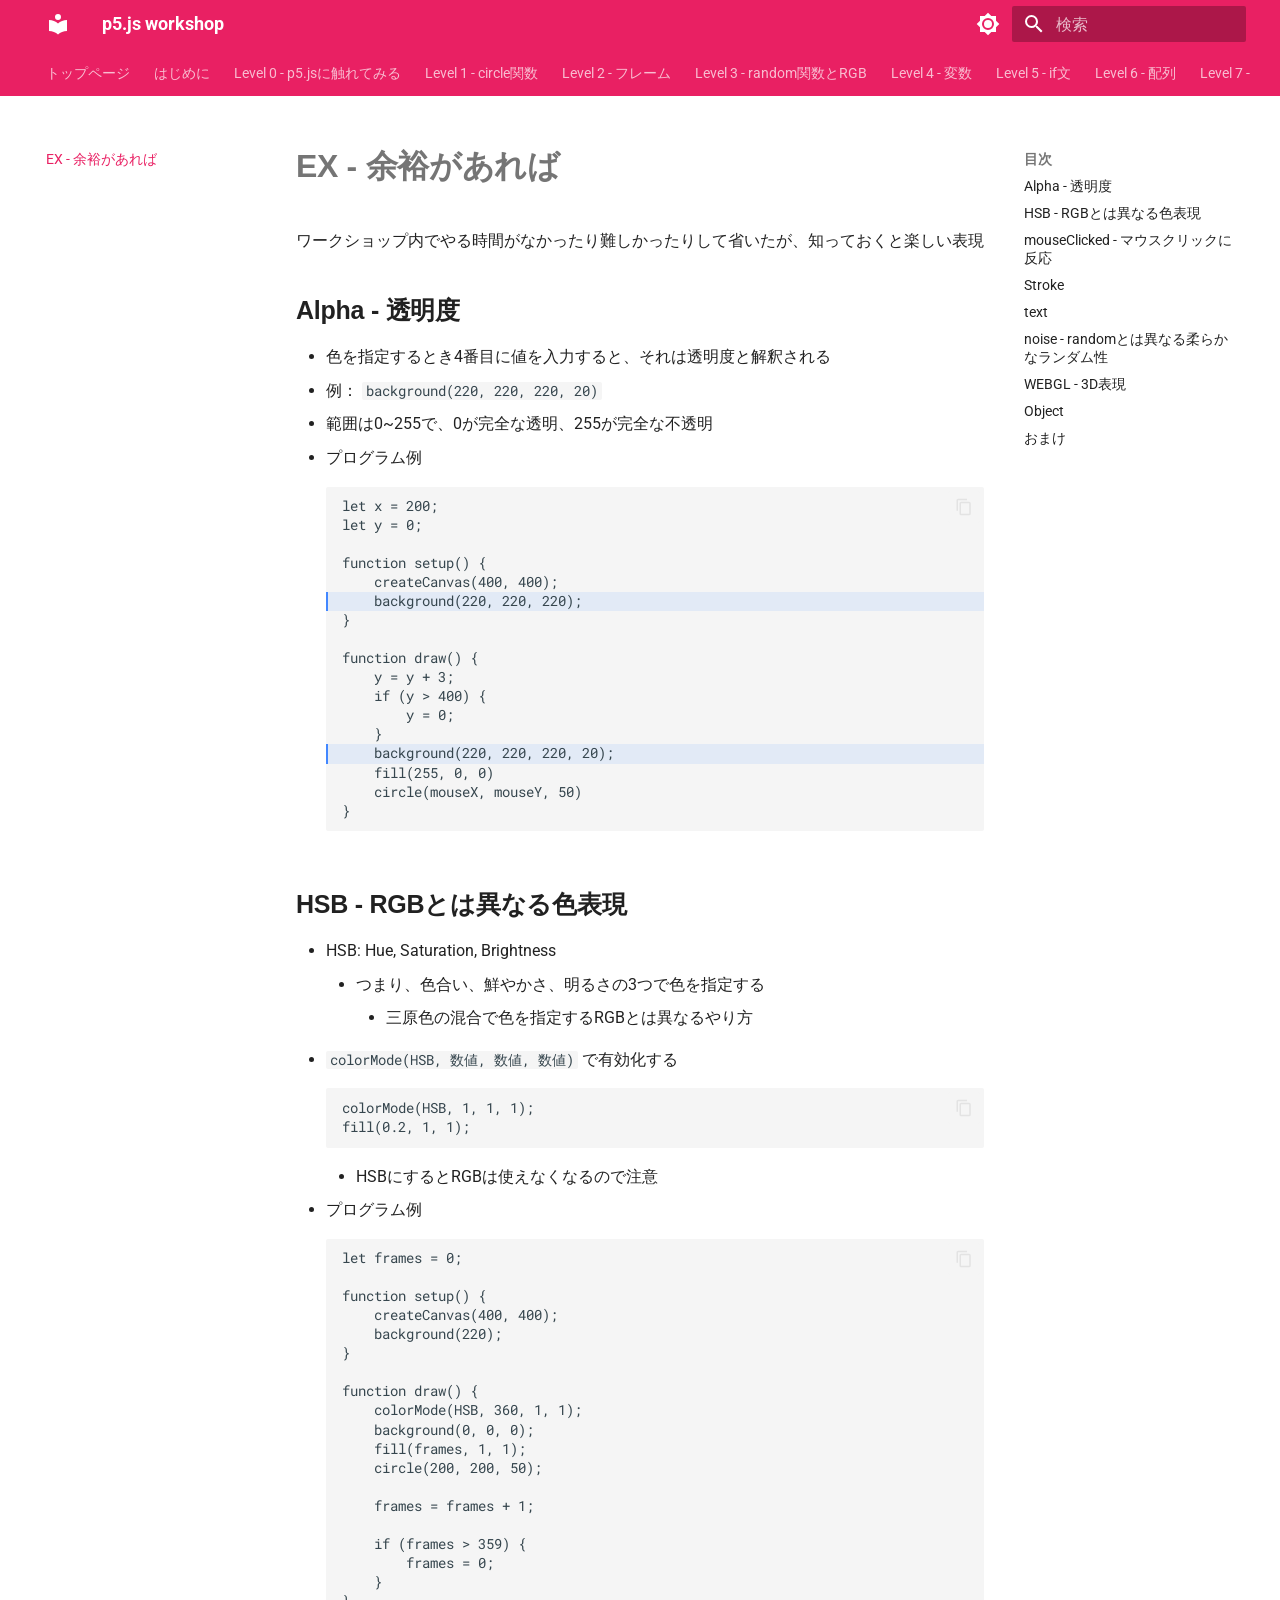
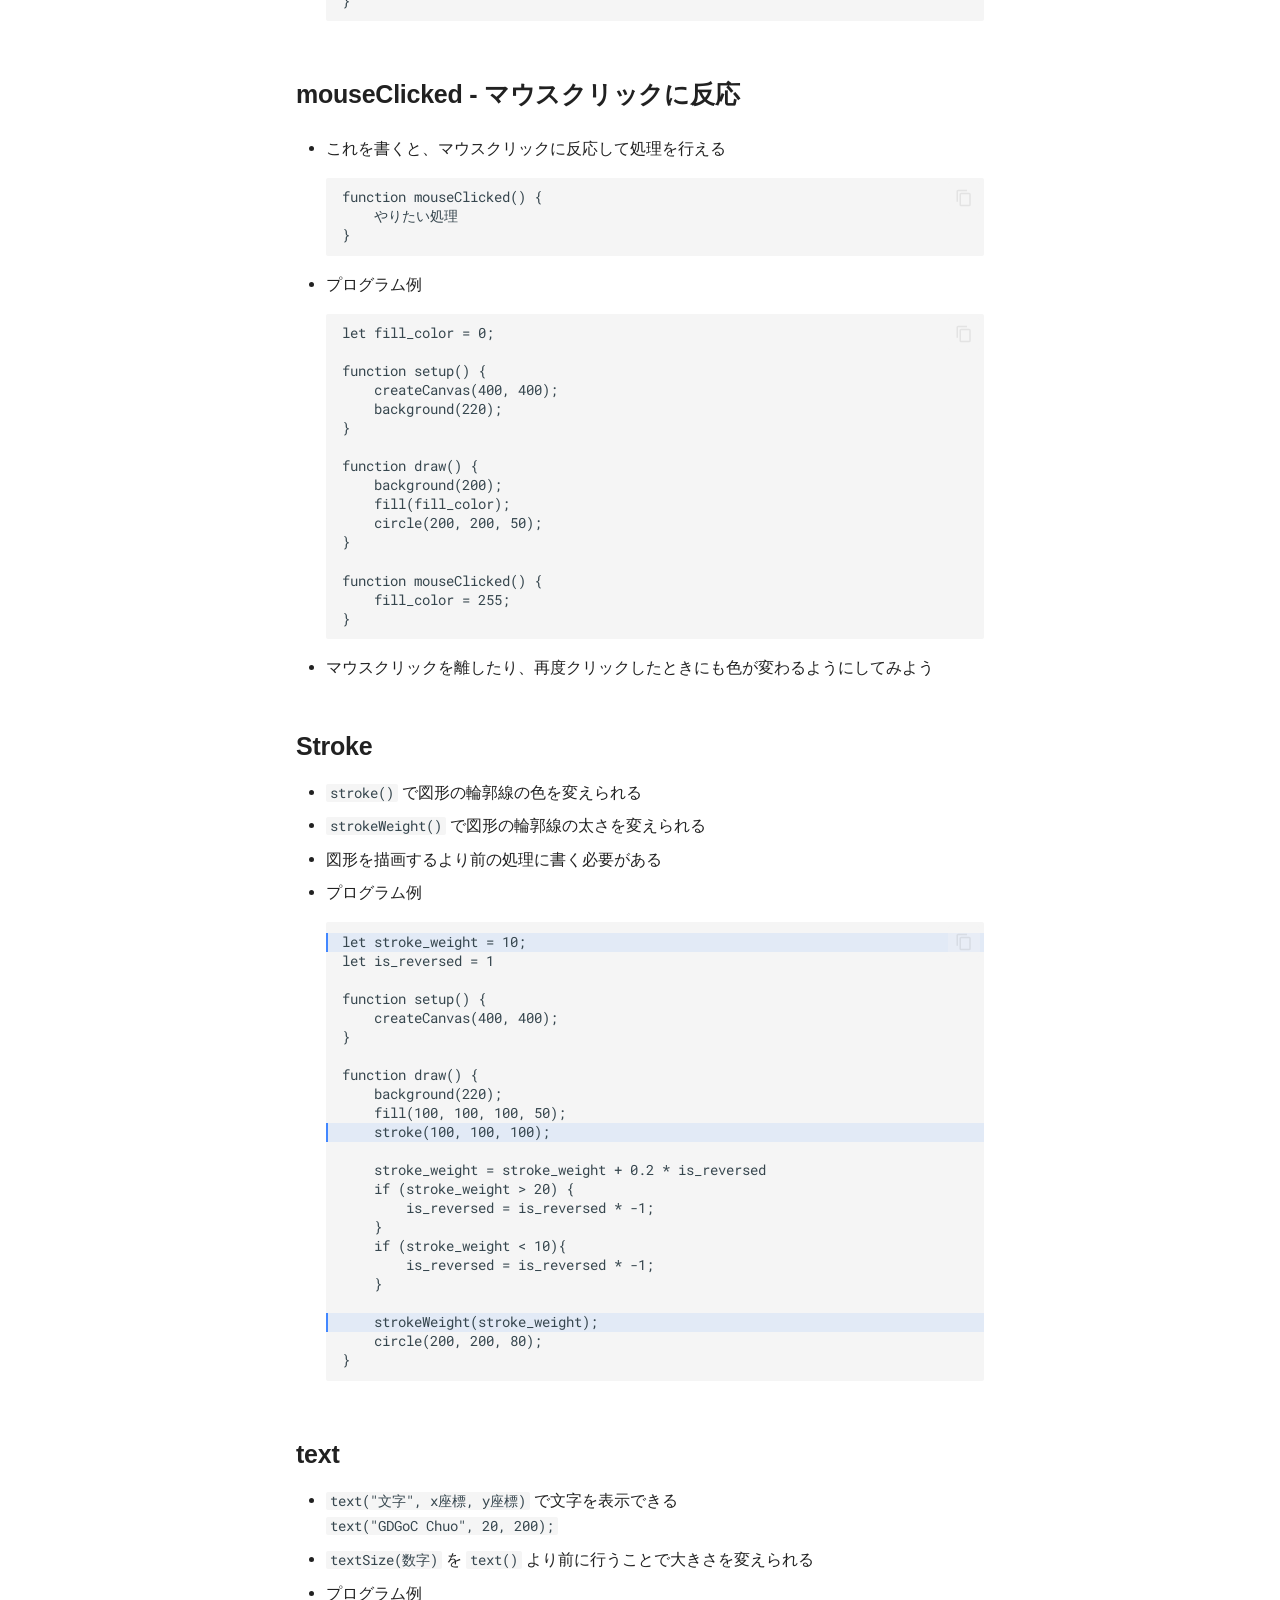
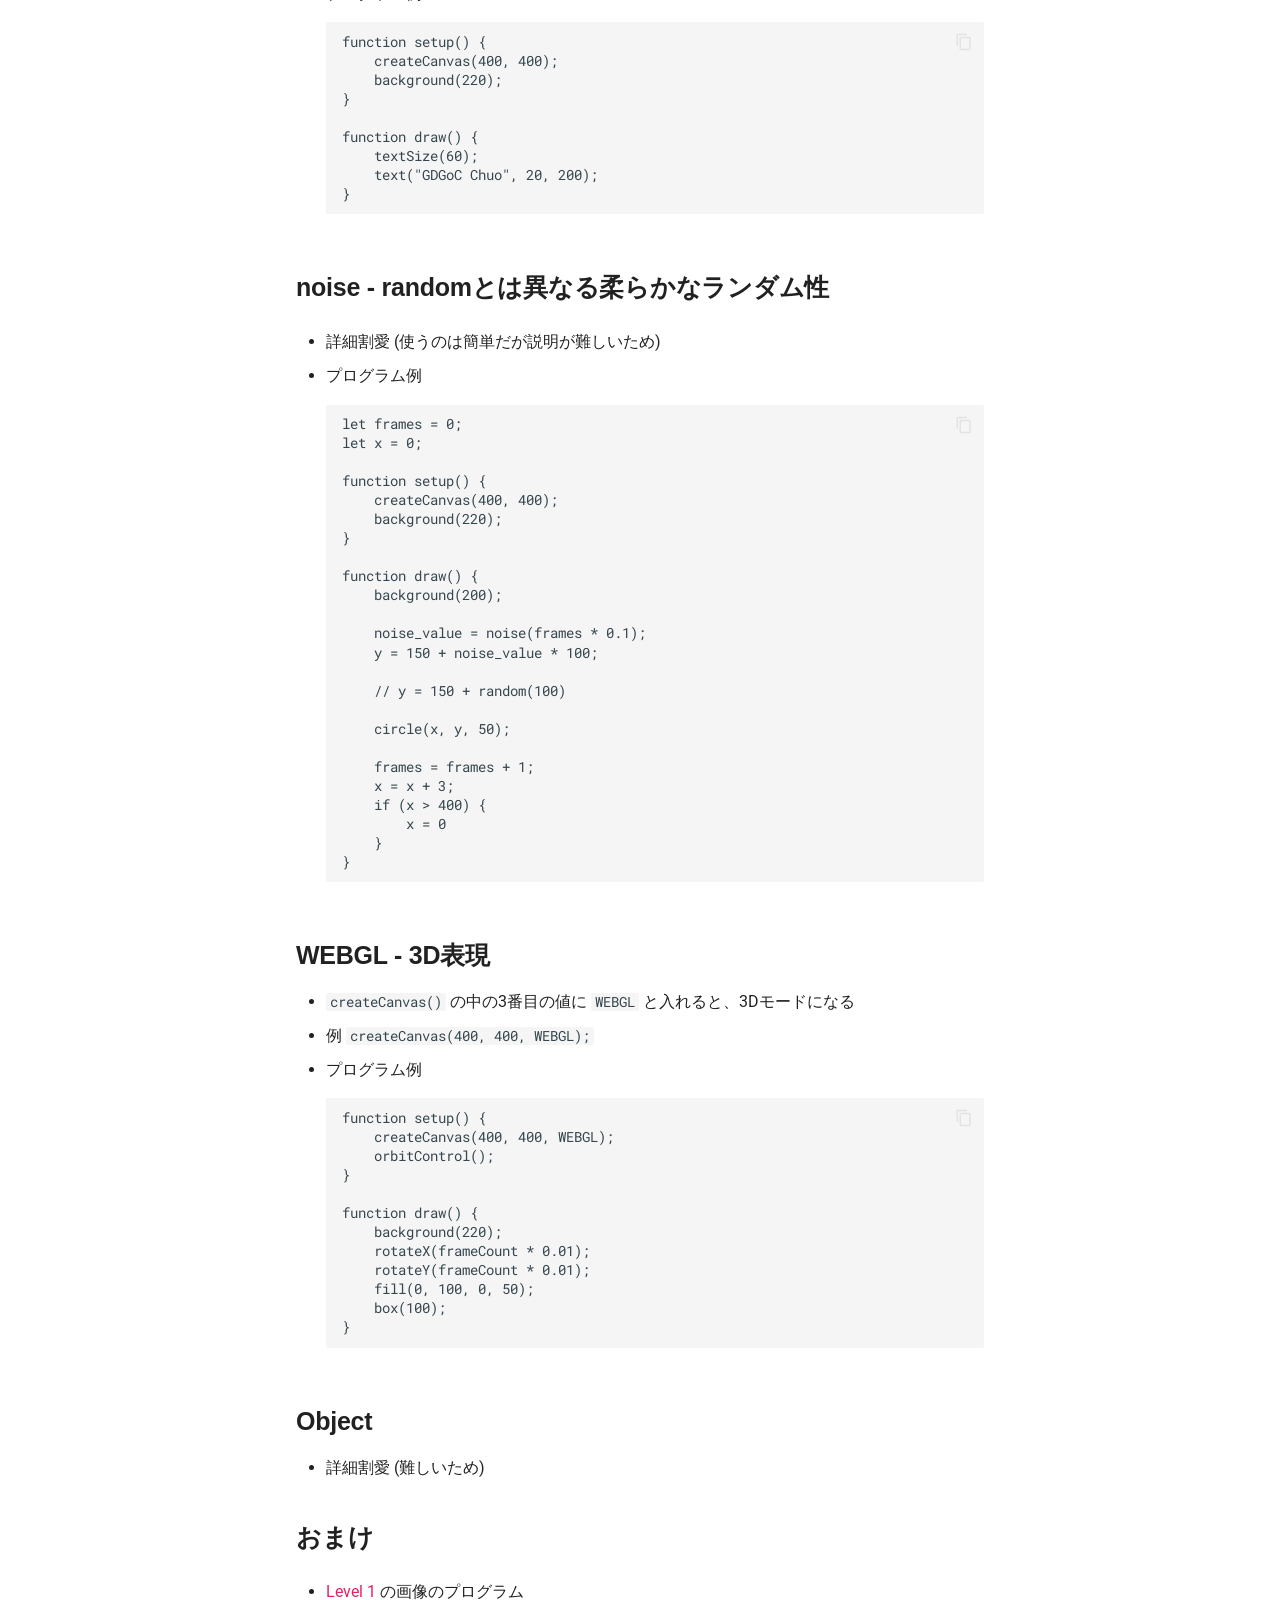
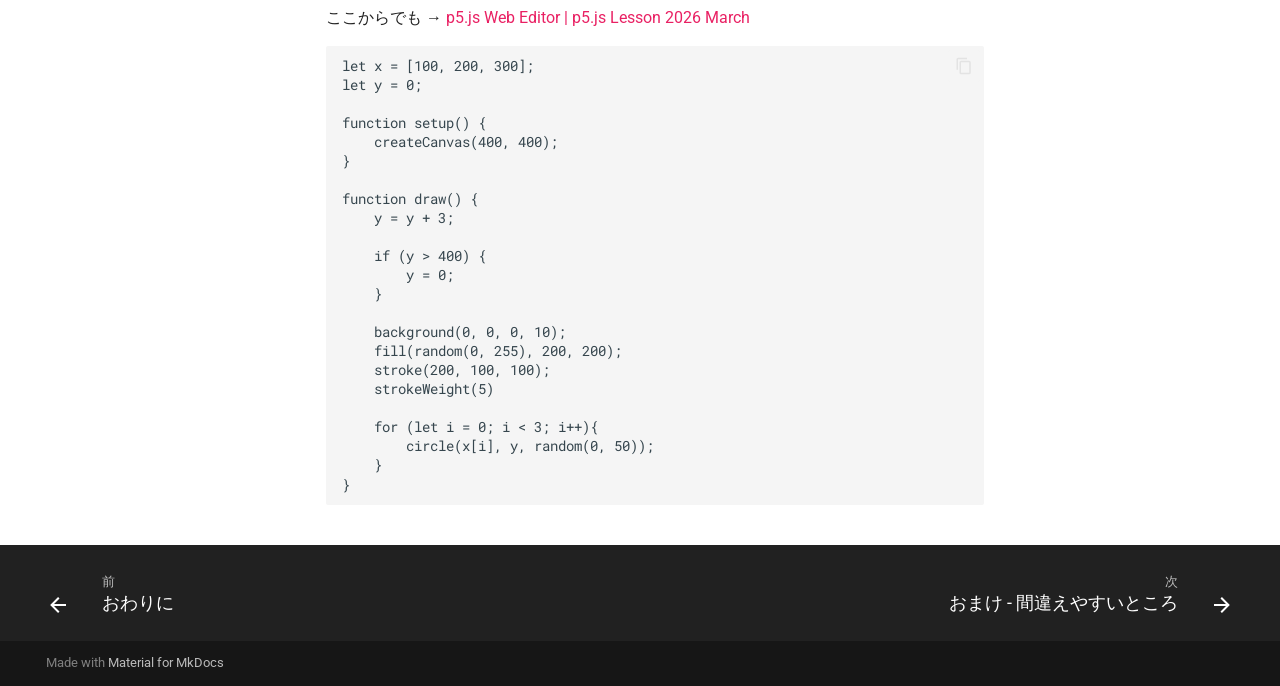
<file: EX/index.html>
<!doctype html>
<html lang="ja" class="no-js">
  <head>
    
      <meta charset="utf-8">
      <meta name="viewport" content="width=device-width,initial-scale=1">
      
      
      
      
        <link rel="prev" href="../outro/">
      
      
        <link rel="next" href="../ambiguous/">
      
      
        
      
      
      <link rel="icon" href="../assets/favicon.ico">
      <meta name="generator" content="mkdocs-1.6.1, mkdocs-material-9.7.6">
    
    
      
        <title>EX - 余裕があれば - p5.js workshop</title>
      
    
    
      <link rel="stylesheet" href="../assets/stylesheets/main.484c7ddc.min.css">
      
        
        <link rel="stylesheet" href="../assets/stylesheets/palette.ab4e12ef.min.css">
      
      


    
    
      
    
    
      
        
        
        <link rel="preconnect" href="https://fonts.gstatic.com" crossorigin>
        <link rel="stylesheet" href="https://fonts.googleapis.com/css?family=Roboto:300,300i,400,400i,700,700i%7CRoboto+Mono:400,400i,700,700i&display=fallback">
        <style>:root{--md-text-font:"Roboto";--md-code-font:"Roboto Mono"}</style>
      
    
    
      <link rel="stylesheet" href="../stylesheets/custom.css">
    
    <script>__md_scope=new URL("..",location),__md_hash=e=>[...e].reduce(((e,_)=>(e<<5)-e+_.charCodeAt(0)),0),__md_get=(e,_=localStorage,t=__md_scope)=>JSON.parse(_.getItem(t.pathname+"."+e)),__md_set=(e,_,t=localStorage,a=__md_scope)=>{try{t.setItem(a.pathname+"."+e,JSON.stringify(_))}catch(e){}}</script>
    
      

    
    
  </head>
  
  
    
    
      
    
    
    
    
    <body dir="ltr" data-md-color-scheme="default" data-md-color-primary="pink" data-md-color-accent="pink">
  
    
    <input class="md-toggle" data-md-toggle="drawer" type="checkbox" id="__drawer" autocomplete="off">
    <input class="md-toggle" data-md-toggle="search" type="checkbox" id="__search" autocomplete="off">
    <label class="md-overlay" for="__drawer"></label>
    <div data-md-component="skip">
      
        
        <a href="#ex-" class="md-skip">
          コンテンツにスキップ
        </a>
      
    </div>
    <div data-md-component="announce">
      
    </div>
    
    
      

<header class="md-header" data-md-component="header">
  <nav class="md-header__inner md-grid" aria-label="ヘッダー">
    <a href=".." title="p5.js workshop" class="md-header__button md-logo" aria-label="p5.js workshop" data-md-component="logo">
      
  
  <svg xmlns="http://www.w3.org/2000/svg" viewBox="0 0 24 24"><path d="M12 8a3 3 0 0 0 3-3 3 3 0 0 0-3-3 3 3 0 0 0-3 3 3 3 0 0 0 3 3m0 3.54C9.64 9.35 6.5 8 3 8v11c3.5 0 6.64 1.35 9 3.54 2.36-2.19 5.5-3.54 9-3.54V8c-3.5 0-6.64 1.35-9 3.54"/></svg>

    </a>
    <label class="md-header__button md-icon" for="__drawer">
      
      <svg xmlns="http://www.w3.org/2000/svg" viewBox="0 0 24 24"><path d="M3 6h18v2H3zm0 5h18v2H3zm0 5h18v2H3z"/></svg>
    </label>
    <div class="md-header__title" data-md-component="header-title">
      <div class="md-header__ellipsis">
        <div class="md-header__topic">
          <span class="md-ellipsis">
            p5.js workshop
          </span>
        </div>
        <div class="md-header__topic" data-md-component="header-topic">
          <span class="md-ellipsis">
            
              EX - 余裕があれば
            
          </span>
        </div>
      </div>
    </div>
    
      
        <form class="md-header__option" data-md-component="palette">
  
    
    
    
    <input class="md-option" data-md-color-media="(prefers-color-scheme: light)" data-md-color-scheme="default" data-md-color-primary="pink" data-md-color-accent="pink"  aria-label="ダークモードに切り替え"  type="radio" name="__palette" id="__palette_0">
    
      <label class="md-header__button md-icon" title="ダークモードに切り替え" for="__palette_1" hidden>
        <svg xmlns="http://www.w3.org/2000/svg" viewBox="0 0 24 24"><path d="M12 8a4 4 0 0 0-4 4 4 4 0 0 0 4 4 4 4 0 0 0 4-4 4 4 0 0 0-4-4m0 10a6 6 0 0 1-6-6 6 6 0 0 1 6-6 6 6 0 0 1 6 6 6 6 0 0 1-6 6m8-9.31V4h-4.69L12 .69 8.69 4H4v4.69L.69 12 4 15.31V20h4.69L12 23.31 15.31 20H20v-4.69L23.31 12z"/></svg>
      </label>
    
  
    
    
    
    <input class="md-option" data-md-color-media="(prefers-color-scheme: dark)" data-md-color-scheme="slate" data-md-color-primary="pink" data-md-color-accent="pink"  aria-label="ライトモードに切り替え"  type="radio" name="__palette" id="__palette_1">
    
      <label class="md-header__button md-icon" title="ライトモードに切り替え" for="__palette_0" hidden>
        <svg xmlns="http://www.w3.org/2000/svg" viewBox="0 0 24 24"><path d="M12 18c-.89 0-1.74-.2-2.5-.55C11.56 16.5 13 14.42 13 12s-1.44-4.5-3.5-5.45C10.26 6.2 11.11 6 12 6a6 6 0 0 1 6 6 6 6 0 0 1-6 6m8-9.31V4h-4.69L12 .69 8.69 4H4v4.69L.69 12 4 15.31V20h4.69L12 23.31 15.31 20H20v-4.69L23.31 12z"/></svg>
      </label>
    
  
</form>
      
    
    
      <script>var palette=__md_get("__palette");if(palette&&palette.color){if("(prefers-color-scheme)"===palette.color.media){var media=matchMedia("(prefers-color-scheme: light)"),input=document.querySelector(media.matches?"[data-md-color-media='(prefers-color-scheme: light)']":"[data-md-color-media='(prefers-color-scheme: dark)']");palette.color.media=input.getAttribute("data-md-color-media"),palette.color.scheme=input.getAttribute("data-md-color-scheme"),palette.color.primary=input.getAttribute("data-md-color-primary"),palette.color.accent=input.getAttribute("data-md-color-accent")}for(var[key,value]of Object.entries(palette.color))document.body.setAttribute("data-md-color-"+key,value)}</script>
    
    
    
      
      
        <label class="md-header__button md-icon" for="__search">
          
          <svg xmlns="http://www.w3.org/2000/svg" viewBox="0 0 24 24"><path d="M9.5 3A6.5 6.5 0 0 1 16 9.5c0 1.61-.59 3.09-1.56 4.23l.27.27h.79l5 5-1.5 1.5-5-5v-.79l-.27-.27A6.52 6.52 0 0 1 9.5 16 6.5 6.5 0 0 1 3 9.5 6.5 6.5 0 0 1 9.5 3m0 2C7 5 5 7 5 9.5S7 14 9.5 14 14 12 14 9.5 12 5 9.5 5"/></svg>
        </label>
        <div class="md-search" data-md-component="search" role="dialog">
  <label class="md-search__overlay" for="__search"></label>
  <div class="md-search__inner" role="search">
    <form class="md-search__form" name="search">
      <input type="text" class="md-search__input" name="query" aria-label="検索" placeholder="検索" autocapitalize="off" autocorrect="off" autocomplete="off" spellcheck="false" data-md-component="search-query" required>
      <label class="md-search__icon md-icon" for="__search">
        
        <svg xmlns="http://www.w3.org/2000/svg" viewBox="0 0 24 24"><path d="M9.5 3A6.5 6.5 0 0 1 16 9.5c0 1.61-.59 3.09-1.56 4.23l.27.27h.79l5 5-1.5 1.5-5-5v-.79l-.27-.27A6.52 6.52 0 0 1 9.5 16 6.5 6.5 0 0 1 3 9.5 6.5 6.5 0 0 1 9.5 3m0 2C7 5 5 7 5 9.5S7 14 9.5 14 14 12 14 9.5 12 5 9.5 5"/></svg>
        
        <svg xmlns="http://www.w3.org/2000/svg" viewBox="0 0 24 24"><path d="M20 11v2H8l5.5 5.5-1.42 1.42L4.16 12l7.92-7.92L13.5 5.5 8 11z"/></svg>
      </label>
      <nav class="md-search__options" aria-label="検索">
        
        <button type="reset" class="md-search__icon md-icon" title="クリア" aria-label="クリア" tabindex="-1">
          
          <svg xmlns="http://www.w3.org/2000/svg" viewBox="0 0 24 24"><path d="M19 6.41 17.59 5 12 10.59 6.41 5 5 6.41 10.59 12 5 17.59 6.41 19 12 13.41 17.59 19 19 17.59 13.41 12z"/></svg>
        </button>
      </nav>
      
    </form>
    <div class="md-search__output">
      <div class="md-search__scrollwrap" tabindex="0" data-md-scrollfix>
        <div class="md-search-result" data-md-component="search-result">
          <div class="md-search-result__meta">
            検索を初期化
          </div>
          <ol class="md-search-result__list" role="presentation"></ol>
        </div>
      </div>
    </div>
  </div>
</div>
      
    
    
  </nav>
  
</header>
    
    <div class="md-container" data-md-component="container">
      
      
        
          
            
<nav class="md-tabs" aria-label="タブ" data-md-component="tabs">
  <div class="md-grid">
    <ul class="md-tabs__list">
      
        
  
  
  
  
    <li class="md-tabs__item">
      <a href=".." class="md-tabs__link">
        
  
  
    
  
  トップページ

      </a>
    </li>
  

      
        
  
  
  
  
    <li class="md-tabs__item">
      <a href="../intro/" class="md-tabs__link">
        
  
  
    
  
  はじめに

      </a>
    </li>
  

      
        
  
  
  
  
    <li class="md-tabs__item">
      <a href="../level_0/" class="md-tabs__link">
        
  
  
    
  
  Level 0 - p5.jsに触れてみる

      </a>
    </li>
  

      
        
  
  
  
  
    <li class="md-tabs__item">
      <a href="../level_1/" class="md-tabs__link">
        
  
  
    
  
  Level 1 - circle関数

      </a>
    </li>
  

      
        
  
  
  
  
    <li class="md-tabs__item">
      <a href="../level_2/" class="md-tabs__link">
        
  
  
    
  
  Level 2 - フレーム

      </a>
    </li>
  

      
        
  
  
  
  
    <li class="md-tabs__item">
      <a href="../level_3/" class="md-tabs__link">
        
  
  
    
  
  Level 3 - random関数とRGB

      </a>
    </li>
  

      
        
  
  
  
  
    <li class="md-tabs__item">
      <a href="../level_4/" class="md-tabs__link">
        
  
  
    
  
  Level 4 - 変数

      </a>
    </li>
  

      
        
  
  
  
  
    <li class="md-tabs__item">
      <a href="../level_5/" class="md-tabs__link">
        
  
  
    
  
  Level 5 - if文

      </a>
    </li>
  

      
        
  
  
  
  
    <li class="md-tabs__item">
      <a href="../level_6/" class="md-tabs__link">
        
  
  
    
  
  Level 6 - 配列

      </a>
    </li>
  

      
        
  
  
  
  
    <li class="md-tabs__item">
      <a href="../level_7/" class="md-tabs__link">
        
  
  
    
  
  Level 7 - for文

      </a>
    </li>
  

      
        
  
  
  
  
    <li class="md-tabs__item">
      <a href="../outro/" class="md-tabs__link">
        
  
  
    
  
  おわりに

      </a>
    </li>
  

      
        
  
  
  
    
  
  
    <li class="md-tabs__item md-tabs__item--active">
      <a href="./" class="md-tabs__link">
        
  
  
    
  
  EX - 余裕があれば

      </a>
    </li>
  

      
        
  
  
  
  
    <li class="md-tabs__item">
      <a href="../ambiguous/" class="md-tabs__link">
        
  
  
    
  
  おまけ - 間違えやすいところ

      </a>
    </li>
  

      
    </ul>
  </div>
</nav>
          
        
      
      <main class="md-main" data-md-component="main">
        <div class="md-main__inner md-grid">
          
            
              
              <div class="md-sidebar md-sidebar--primary" data-md-component="sidebar" data-md-type="navigation" >
                <div class="md-sidebar__scrollwrap">
                  <div class="md-sidebar__inner">
                    


  


<nav class="md-nav md-nav--primary md-nav--lifted" aria-label="ナビゲーション" data-md-level="0">
  <label class="md-nav__title" for="__drawer">
    <a href=".." title="p5.js workshop" class="md-nav__button md-logo" aria-label="p5.js workshop" data-md-component="logo">
      
  
  <svg xmlns="http://www.w3.org/2000/svg" viewBox="0 0 24 24"><path d="M12 8a3 3 0 0 0 3-3 3 3 0 0 0-3-3 3 3 0 0 0-3 3 3 3 0 0 0 3 3m0 3.54C9.64 9.35 6.5 8 3 8v11c3.5 0 6.64 1.35 9 3.54 2.36-2.19 5.5-3.54 9-3.54V8c-3.5 0-6.64 1.35-9 3.54"/></svg>

    </a>
    p5.js workshop
  </label>
  
  <ul class="md-nav__list" data-md-scrollfix>
    
      
      
  
  
  
  
    <li class="md-nav__item">
      <a href=".." class="md-nav__link">
        
  
  
  <span class="md-ellipsis">
    
  
    トップページ
  

    
  </span>
  
  

      </a>
    </li>
  

    
      
      
  
  
  
  
    <li class="md-nav__item">
      <a href="../intro/" class="md-nav__link">
        
  
  
  <span class="md-ellipsis">
    
  
    はじめに
  

    
  </span>
  
  

      </a>
    </li>
  

    
      
      
  
  
  
  
    <li class="md-nav__item">
      <a href="../level_0/" class="md-nav__link">
        
  
  
  <span class="md-ellipsis">
    
  
    Level 0 - p5.jsに触れてみる
  

    
  </span>
  
  

      </a>
    </li>
  

    
      
      
  
  
  
  
    <li class="md-nav__item">
      <a href="../level_1/" class="md-nav__link">
        
  
  
  <span class="md-ellipsis">
    
  
    Level 1 - circle関数
  

    
  </span>
  
  

      </a>
    </li>
  

    
      
      
  
  
  
  
    <li class="md-nav__item">
      <a href="../level_2/" class="md-nav__link">
        
  
  
  <span class="md-ellipsis">
    
  
    Level 2 - フレーム
  

    
  </span>
  
  

      </a>
    </li>
  

    
      
      
  
  
  
  
    <li class="md-nav__item">
      <a href="../level_3/" class="md-nav__link">
        
  
  
  <span class="md-ellipsis">
    
  
    Level 3 - random関数とRGB
  

    
  </span>
  
  

      </a>
    </li>
  

    
      
      
  
  
  
  
    <li class="md-nav__item">
      <a href="../level_4/" class="md-nav__link">
        
  
  
  <span class="md-ellipsis">
    
  
    Level 4 - 変数
  

    
  </span>
  
  

      </a>
    </li>
  

    
      
      
  
  
  
  
    <li class="md-nav__item">
      <a href="../level_5/" class="md-nav__link">
        
  
  
  <span class="md-ellipsis">
    
  
    Level 5 - if文
  

    
  </span>
  
  

      </a>
    </li>
  

    
      
      
  
  
  
  
    <li class="md-nav__item">
      <a href="../level_6/" class="md-nav__link">
        
  
  
  <span class="md-ellipsis">
    
  
    Level 6 - 配列
  

    
  </span>
  
  

      </a>
    </li>
  

    
      
      
  
  
  
  
    <li class="md-nav__item">
      <a href="../level_7/" class="md-nav__link">
        
  
  
  <span class="md-ellipsis">
    
  
    Level 7 - for文
  

    
  </span>
  
  

      </a>
    </li>
  

    
      
      
  
  
  
  
    <li class="md-nav__item">
      <a href="../outro/" class="md-nav__link">
        
  
  
  <span class="md-ellipsis">
    
  
    おわりに
  

    
  </span>
  
  

      </a>
    </li>
  

    
      
      
  
  
    
  
  
  
    <li class="md-nav__item md-nav__item--active">
      
      <input class="md-nav__toggle md-toggle" type="checkbox" id="__toc">
      
      
        
      
      
        <label class="md-nav__link md-nav__link--active" for="__toc">
          
  
  
  <span class="md-ellipsis">
    
  
    EX - 余裕があれば
  

    
  </span>
  
  

          <span class="md-nav__icon md-icon"></span>
        </label>
      
      <a href="./" class="md-nav__link md-nav__link--active">
        
  
  
  <span class="md-ellipsis">
    
  
    EX - 余裕があれば
  

    
  </span>
  
  

      </a>
      
        

<nav class="md-nav md-nav--secondary" aria-label="目次">
  
  
  
    
  
  
    <label class="md-nav__title" for="__toc">
      <span class="md-nav__icon md-icon"></span>
      目次
    </label>
    <ul class="md-nav__list" data-md-component="toc" data-md-scrollfix>
      
        <li class="md-nav__item">
  <a href="#alpha-" class="md-nav__link">
    <span class="md-ellipsis">
      
        Alpha - 透明度
      
    </span>
  </a>
  
</li>
      
        <li class="md-nav__item">
  <a href="#hsb-rgb" class="md-nav__link">
    <span class="md-ellipsis">
      
        HSB - RGBとは異なる色表現
      
    </span>
  </a>
  
</li>
      
        <li class="md-nav__item">
  <a href="#mouseclicked-" class="md-nav__link">
    <span class="md-ellipsis">
      
        mouseClicked - マウスクリックに反応
      
    </span>
  </a>
  
</li>
      
        <li class="md-nav__item">
  <a href="#stroke" class="md-nav__link">
    <span class="md-ellipsis">
      
        Stroke
      
    </span>
  </a>
  
</li>
      
        <li class="md-nav__item">
  <a href="#text" class="md-nav__link">
    <span class="md-ellipsis">
      
        text
      
    </span>
  </a>
  
</li>
      
        <li class="md-nav__item">
  <a href="#noise-random" class="md-nav__link">
    <span class="md-ellipsis">
      
        noise - randomとは異なる柔らかなランダム性
      
    </span>
  </a>
  
</li>
      
        <li class="md-nav__item">
  <a href="#webgl-3d" class="md-nav__link">
    <span class="md-ellipsis">
      
        WEBGL - 3D表現
      
    </span>
  </a>
  
</li>
      
        <li class="md-nav__item">
  <a href="#object" class="md-nav__link">
    <span class="md-ellipsis">
      
        Object
      
    </span>
  </a>
  
</li>
      
        <li class="md-nav__item">
  <a href="#_1" class="md-nav__link">
    <span class="md-ellipsis">
      
        おまけ
      
    </span>
  </a>
  
</li>
      
    </ul>
  
</nav>
      
    </li>
  

    
      
      
  
  
  
  
    <li class="md-nav__item">
      <a href="../ambiguous/" class="md-nav__link">
        
  
  
  <span class="md-ellipsis">
    
  
    おまけ - 間違えやすいところ
  

    
  </span>
  
  

      </a>
    </li>
  

    
  </ul>
</nav>
                  </div>
                </div>
              </div>
            
            
              
              <div class="md-sidebar md-sidebar--secondary" data-md-component="sidebar" data-md-type="toc" >
                <div class="md-sidebar__scrollwrap">
                  <div class="md-sidebar__inner">
                    

<nav class="md-nav md-nav--secondary" aria-label="目次">
  
  
  
    
  
  
    <label class="md-nav__title" for="__toc">
      <span class="md-nav__icon md-icon"></span>
      目次
    </label>
    <ul class="md-nav__list" data-md-component="toc" data-md-scrollfix>
      
        <li class="md-nav__item">
  <a href="#alpha-" class="md-nav__link">
    <span class="md-ellipsis">
      
        Alpha - 透明度
      
    </span>
  </a>
  
</li>
      
        <li class="md-nav__item">
  <a href="#hsb-rgb" class="md-nav__link">
    <span class="md-ellipsis">
      
        HSB - RGBとは異なる色表現
      
    </span>
  </a>
  
</li>
      
        <li class="md-nav__item">
  <a href="#mouseclicked-" class="md-nav__link">
    <span class="md-ellipsis">
      
        mouseClicked - マウスクリックに反応
      
    </span>
  </a>
  
</li>
      
        <li class="md-nav__item">
  <a href="#stroke" class="md-nav__link">
    <span class="md-ellipsis">
      
        Stroke
      
    </span>
  </a>
  
</li>
      
        <li class="md-nav__item">
  <a href="#text" class="md-nav__link">
    <span class="md-ellipsis">
      
        text
      
    </span>
  </a>
  
</li>
      
        <li class="md-nav__item">
  <a href="#noise-random" class="md-nav__link">
    <span class="md-ellipsis">
      
        noise - randomとは異なる柔らかなランダム性
      
    </span>
  </a>
  
</li>
      
        <li class="md-nav__item">
  <a href="#webgl-3d" class="md-nav__link">
    <span class="md-ellipsis">
      
        WEBGL - 3D表現
      
    </span>
  </a>
  
</li>
      
        <li class="md-nav__item">
  <a href="#object" class="md-nav__link">
    <span class="md-ellipsis">
      
        Object
      
    </span>
  </a>
  
</li>
      
        <li class="md-nav__item">
  <a href="#_1" class="md-nav__link">
    <span class="md-ellipsis">
      
        おまけ
      
    </span>
  </a>
  
</li>
      
    </ul>
  
</nav>
                  </div>
                </div>
              </div>
            
          
          
            <div class="md-content" data-md-component="content">
              
              <article class="md-content__inner md-typeset">
                
                  



<h1 id="ex-">EX - 余裕があれば</h1>
<p>ワークショップ内でやる時間がなかったり難しかったりして省いたが、知っておくと楽しい表現</p>
<h2 id="alpha-">Alpha - 透明度</h2>
<ul>
<li>色を指定するとき4番目に値を入力すると、それは透明度と解釈される</li>
<li>例： <code>background(220, 220, 220, 20)</code></li>
<li>
<p>範囲は0~255で、0が完全な透明、255が完全な不透明</p>
</li>
<li>
<p>プログラム例</p>
<div class="highlight"><pre><span></span><code><a id="__codelineno-0-1" name="__codelineno-0-1" href="#__codelineno-0-1"></a>let x = 200;
<a id="__codelineno-0-2" name="__codelineno-0-2" href="#__codelineno-0-2"></a>let y = 0;
<a id="__codelineno-0-3" name="__codelineno-0-3" href="#__codelineno-0-3"></a>
<a id="__codelineno-0-4" name="__codelineno-0-4" href="#__codelineno-0-4"></a>function setup() {
<a id="__codelineno-0-5" name="__codelineno-0-5" href="#__codelineno-0-5"></a>    createCanvas(400, 400);
<a id="__codelineno-0-6" name="__codelineno-0-6" href="#__codelineno-0-6"></a><span class="hll">    background(220, 220, 220);
</span><a id="__codelineno-0-7" name="__codelineno-0-7" href="#__codelineno-0-7"></a>}
<a id="__codelineno-0-8" name="__codelineno-0-8" href="#__codelineno-0-8"></a>
<a id="__codelineno-0-9" name="__codelineno-0-9" href="#__codelineno-0-9"></a>function draw() {
<a id="__codelineno-0-10" name="__codelineno-0-10" href="#__codelineno-0-10"></a>    y = y + 3;
<a id="__codelineno-0-11" name="__codelineno-0-11" href="#__codelineno-0-11"></a>    if (y &gt; 400) {
<a id="__codelineno-0-12" name="__codelineno-0-12" href="#__codelineno-0-12"></a>        y = 0;
<a id="__codelineno-0-13" name="__codelineno-0-13" href="#__codelineno-0-13"></a>    }
<a id="__codelineno-0-14" name="__codelineno-0-14" href="#__codelineno-0-14"></a><span class="hll">    background(220, 220, 220, 20);
</span><a id="__codelineno-0-15" name="__codelineno-0-15" href="#__codelineno-0-15"></a>    fill(255, 0, 0)
<a id="__codelineno-0-16" name="__codelineno-0-16" href="#__codelineno-0-16"></a>    circle(mouseX, mouseY, 50)
<a id="__codelineno-0-17" name="__codelineno-0-17" href="#__codelineno-0-17"></a>}
</code></pre></div>
</li>
</ul>
<h2 id="hsb-rgb">HSB - RGBとは異なる色表現</h2>
<ul>
<li>HSB: Hue, Saturation, Brightness<ul>
<li>つまり、色合い、鮮やかさ、明るさの3つで色を指定する<ul>
<li>三原色の混合で色を指定するRGBとは異なるやり方</li>
</ul>
</li>
</ul>
</li>
<li>
<p><code>colorMode(HSB, 数値, 数値, 数値)</code> で有効化する</p>
<div class="highlight"><pre><span></span><code><a id="__codelineno-1-1" name="__codelineno-1-1" href="#__codelineno-1-1"></a>colorMode(HSB, 1, 1, 1);
<a id="__codelineno-1-2" name="__codelineno-1-2" href="#__codelineno-1-2"></a>fill(0.2, 1, 1);
</code></pre></div>
<ul>
<li>HSBにするとRGBは使えなくなるので注意</li>
</ul>
</li>
<li>
<p>プログラム例</p>
<div class="highlight"><pre><span></span><code><a id="__codelineno-2-1" name="__codelineno-2-1" href="#__codelineno-2-1"></a>let frames = 0;
<a id="__codelineno-2-2" name="__codelineno-2-2" href="#__codelineno-2-2"></a>
<a id="__codelineno-2-3" name="__codelineno-2-3" href="#__codelineno-2-3"></a>function setup() {
<a id="__codelineno-2-4" name="__codelineno-2-4" href="#__codelineno-2-4"></a>    createCanvas(400, 400);
<a id="__codelineno-2-5" name="__codelineno-2-5" href="#__codelineno-2-5"></a>    background(220);
<a id="__codelineno-2-6" name="__codelineno-2-6" href="#__codelineno-2-6"></a>}
<a id="__codelineno-2-7" name="__codelineno-2-7" href="#__codelineno-2-7"></a>
<a id="__codelineno-2-8" name="__codelineno-2-8" href="#__codelineno-2-8"></a>function draw() {
<a id="__codelineno-2-9" name="__codelineno-2-9" href="#__codelineno-2-9"></a>    colorMode(HSB, 360, 1, 1);
<a id="__codelineno-2-10" name="__codelineno-2-10" href="#__codelineno-2-10"></a>    background(0, 0, 0);
<a id="__codelineno-2-11" name="__codelineno-2-11" href="#__codelineno-2-11"></a>    fill(frames, 1, 1);
<a id="__codelineno-2-12" name="__codelineno-2-12" href="#__codelineno-2-12"></a>    circle(200, 200, 50);
<a id="__codelineno-2-13" name="__codelineno-2-13" href="#__codelineno-2-13"></a>
<a id="__codelineno-2-14" name="__codelineno-2-14" href="#__codelineno-2-14"></a>    frames = frames + 1;
<a id="__codelineno-2-15" name="__codelineno-2-15" href="#__codelineno-2-15"></a>
<a id="__codelineno-2-16" name="__codelineno-2-16" href="#__codelineno-2-16"></a>    if (frames &gt; 359) {
<a id="__codelineno-2-17" name="__codelineno-2-17" href="#__codelineno-2-17"></a>        frames = 0;
<a id="__codelineno-2-18" name="__codelineno-2-18" href="#__codelineno-2-18"></a>    }
<a id="__codelineno-2-19" name="__codelineno-2-19" href="#__codelineno-2-19"></a>}
</code></pre></div>
</li>
</ul>
<h2 id="mouseclicked-">mouseClicked - マウスクリックに反応</h2>
<ul>
<li>
<p>これを書くと、マウスクリックに反応して処理を行える</p>
<div class="highlight"><pre><span></span><code><a id="__codelineno-3-1" name="__codelineno-3-1" href="#__codelineno-3-1"></a>function mouseClicked() {
<a id="__codelineno-3-2" name="__codelineno-3-2" href="#__codelineno-3-2"></a>    やりたい処理
<a id="__codelineno-3-3" name="__codelineno-3-3" href="#__codelineno-3-3"></a>}
</code></pre></div>
</li>
<li>
<p>プログラム例</p>
<div class="highlight"><pre><span></span><code><a id="__codelineno-4-1" name="__codelineno-4-1" href="#__codelineno-4-1"></a>let fill_color = 0;
<a id="__codelineno-4-2" name="__codelineno-4-2" href="#__codelineno-4-2"></a>
<a id="__codelineno-4-3" name="__codelineno-4-3" href="#__codelineno-4-3"></a>function setup() {
<a id="__codelineno-4-4" name="__codelineno-4-4" href="#__codelineno-4-4"></a>    createCanvas(400, 400);
<a id="__codelineno-4-5" name="__codelineno-4-5" href="#__codelineno-4-5"></a>    background(220);
<a id="__codelineno-4-6" name="__codelineno-4-6" href="#__codelineno-4-6"></a>}
<a id="__codelineno-4-7" name="__codelineno-4-7" href="#__codelineno-4-7"></a>
<a id="__codelineno-4-8" name="__codelineno-4-8" href="#__codelineno-4-8"></a>function draw() {
<a id="__codelineno-4-9" name="__codelineno-4-9" href="#__codelineno-4-9"></a>    background(200);
<a id="__codelineno-4-10" name="__codelineno-4-10" href="#__codelineno-4-10"></a>    fill(fill_color);
<a id="__codelineno-4-11" name="__codelineno-4-11" href="#__codelineno-4-11"></a>    circle(200, 200, 50);
<a id="__codelineno-4-12" name="__codelineno-4-12" href="#__codelineno-4-12"></a>}
<a id="__codelineno-4-13" name="__codelineno-4-13" href="#__codelineno-4-13"></a>
<a id="__codelineno-4-14" name="__codelineno-4-14" href="#__codelineno-4-14"></a>function mouseClicked() {
<a id="__codelineno-4-15" name="__codelineno-4-15" href="#__codelineno-4-15"></a>    fill_color = 255;
<a id="__codelineno-4-16" name="__codelineno-4-16" href="#__codelineno-4-16"></a>}
</code></pre></div>
</li>
<li>
<p>マウスクリックを離したり、再度クリックしたときにも色が変わるようにしてみよう</p>
</li>
</ul>
<h2 id="stroke">Stroke</h2>
<ul>
<li><code>stroke()</code> で図形の輪郭線の色を変えられる</li>
<li><code>strokeWeight()</code> で図形の輪郭線の太さを変えられる</li>
<li>
<p>図形を描画するより前の処理に書く必要がある</p>
</li>
<li>
<p>プログラム例</p>
<div class="highlight"><pre><span></span><code><a id="__codelineno-5-1" name="__codelineno-5-1" href="#__codelineno-5-1"></a><span class="hll">let stroke_weight = 10;
</span><a id="__codelineno-5-2" name="__codelineno-5-2" href="#__codelineno-5-2"></a>let is_reversed = 1
<a id="__codelineno-5-3" name="__codelineno-5-3" href="#__codelineno-5-3"></a>
<a id="__codelineno-5-4" name="__codelineno-5-4" href="#__codelineno-5-4"></a>function setup() {
<a id="__codelineno-5-5" name="__codelineno-5-5" href="#__codelineno-5-5"></a>    createCanvas(400, 400);
<a id="__codelineno-5-6" name="__codelineno-5-6" href="#__codelineno-5-6"></a>}
<a id="__codelineno-5-7" name="__codelineno-5-7" href="#__codelineno-5-7"></a>
<a id="__codelineno-5-8" name="__codelineno-5-8" href="#__codelineno-5-8"></a>function draw() {
<a id="__codelineno-5-9" name="__codelineno-5-9" href="#__codelineno-5-9"></a>    background(220);
<a id="__codelineno-5-10" name="__codelineno-5-10" href="#__codelineno-5-10"></a>    fill(100, 100, 100, 50);
<a id="__codelineno-5-11" name="__codelineno-5-11" href="#__codelineno-5-11"></a><span class="hll">    stroke(100, 100, 100);
</span><a id="__codelineno-5-12" name="__codelineno-5-12" href="#__codelineno-5-12"></a>
<a id="__codelineno-5-13" name="__codelineno-5-13" href="#__codelineno-5-13"></a>    stroke_weight = stroke_weight + 0.2 * is_reversed
<a id="__codelineno-5-14" name="__codelineno-5-14" href="#__codelineno-5-14"></a>    if (stroke_weight &gt; 20) {
<a id="__codelineno-5-15" name="__codelineno-5-15" href="#__codelineno-5-15"></a>        is_reversed = is_reversed * -1;
<a id="__codelineno-5-16" name="__codelineno-5-16" href="#__codelineno-5-16"></a>    }
<a id="__codelineno-5-17" name="__codelineno-5-17" href="#__codelineno-5-17"></a>    if (stroke_weight &lt; 10){
<a id="__codelineno-5-18" name="__codelineno-5-18" href="#__codelineno-5-18"></a>        is_reversed = is_reversed * -1;
<a id="__codelineno-5-19" name="__codelineno-5-19" href="#__codelineno-5-19"></a>    }
<a id="__codelineno-5-20" name="__codelineno-5-20" href="#__codelineno-5-20"></a>
<a id="__codelineno-5-21" name="__codelineno-5-21" href="#__codelineno-5-21"></a><span class="hll">    strokeWeight(stroke_weight);
</span><a id="__codelineno-5-22" name="__codelineno-5-22" href="#__codelineno-5-22"></a>    circle(200, 200, 80);
<a id="__codelineno-5-23" name="__codelineno-5-23" href="#__codelineno-5-23"></a>}
</code></pre></div>
</li>
</ul>
<h2 id="text">text</h2>
<ul>
<li><code>text("文字", x座標, y座標)</code> で文字を表示できる<br />
<code>text("GDGoC Chuo", 20, 200);</code></li>
<li>
<p><code>textSize(数字)</code> を <code>text()</code> より前に行うことで大きさを変えられる</p>
</li>
<li>
<p>プログラム例</p>
<div class="highlight"><pre><span></span><code><a id="__codelineno-6-1" name="__codelineno-6-1" href="#__codelineno-6-1"></a>function setup() {
<a id="__codelineno-6-2" name="__codelineno-6-2" href="#__codelineno-6-2"></a>    createCanvas(400, 400);
<a id="__codelineno-6-3" name="__codelineno-6-3" href="#__codelineno-6-3"></a>    background(220);
<a id="__codelineno-6-4" name="__codelineno-6-4" href="#__codelineno-6-4"></a>}
<a id="__codelineno-6-5" name="__codelineno-6-5" href="#__codelineno-6-5"></a>
<a id="__codelineno-6-6" name="__codelineno-6-6" href="#__codelineno-6-6"></a>function draw() {
<a id="__codelineno-6-7" name="__codelineno-6-7" href="#__codelineno-6-7"></a>    textSize(60);
<a id="__codelineno-6-8" name="__codelineno-6-8" href="#__codelineno-6-8"></a>    text(&quot;GDGoC Chuo&quot;, 20, 200);
<a id="__codelineno-6-9" name="__codelineno-6-9" href="#__codelineno-6-9"></a>}
</code></pre></div>
</li>
</ul>
<h2 id="noise-random">noise - randomとは異なる柔らかなランダム性</h2>
<ul>
<li>
<p>詳細割愛 (使うのは簡単だが説明が難しいため)</p>
</li>
<li>
<p>プログラム例</p>
<div class="highlight"><pre><span></span><code><a id="__codelineno-7-1" name="__codelineno-7-1" href="#__codelineno-7-1"></a>let frames = 0;
<a id="__codelineno-7-2" name="__codelineno-7-2" href="#__codelineno-7-2"></a>let x = 0;
<a id="__codelineno-7-3" name="__codelineno-7-3" href="#__codelineno-7-3"></a>
<a id="__codelineno-7-4" name="__codelineno-7-4" href="#__codelineno-7-4"></a>function setup() {
<a id="__codelineno-7-5" name="__codelineno-7-5" href="#__codelineno-7-5"></a>    createCanvas(400, 400);
<a id="__codelineno-7-6" name="__codelineno-7-6" href="#__codelineno-7-6"></a>    background(220);
<a id="__codelineno-7-7" name="__codelineno-7-7" href="#__codelineno-7-7"></a>}
<a id="__codelineno-7-8" name="__codelineno-7-8" href="#__codelineno-7-8"></a>
<a id="__codelineno-7-9" name="__codelineno-7-9" href="#__codelineno-7-9"></a>function draw() {
<a id="__codelineno-7-10" name="__codelineno-7-10" href="#__codelineno-7-10"></a>    background(200);
<a id="__codelineno-7-11" name="__codelineno-7-11" href="#__codelineno-7-11"></a>
<a id="__codelineno-7-12" name="__codelineno-7-12" href="#__codelineno-7-12"></a>    noise_value = noise(frames * 0.1);
<a id="__codelineno-7-13" name="__codelineno-7-13" href="#__codelineno-7-13"></a>    y = 150 + noise_value * 100;
<a id="__codelineno-7-14" name="__codelineno-7-14" href="#__codelineno-7-14"></a>
<a id="__codelineno-7-15" name="__codelineno-7-15" href="#__codelineno-7-15"></a>    // y = 150 + random(100)
<a id="__codelineno-7-16" name="__codelineno-7-16" href="#__codelineno-7-16"></a>
<a id="__codelineno-7-17" name="__codelineno-7-17" href="#__codelineno-7-17"></a>    circle(x, y, 50);
<a id="__codelineno-7-18" name="__codelineno-7-18" href="#__codelineno-7-18"></a>
<a id="__codelineno-7-19" name="__codelineno-7-19" href="#__codelineno-7-19"></a>    frames = frames + 1;
<a id="__codelineno-7-20" name="__codelineno-7-20" href="#__codelineno-7-20"></a>    x = x + 3;
<a id="__codelineno-7-21" name="__codelineno-7-21" href="#__codelineno-7-21"></a>    if (x &gt; 400) { 
<a id="__codelineno-7-22" name="__codelineno-7-22" href="#__codelineno-7-22"></a>        x = 0
<a id="__codelineno-7-23" name="__codelineno-7-23" href="#__codelineno-7-23"></a>    }
<a id="__codelineno-7-24" name="__codelineno-7-24" href="#__codelineno-7-24"></a>}
</code></pre></div>
</li>
</ul>
<h2 id="webgl-3d">WEBGL - 3D表現</h2>
<ul>
<li><code>createCanvas()</code> の中の3番目の値に <code>WEBGL</code> と入れると、3Dモードになる</li>
<li>
<p>例
    <code>createCanvas(400, 400, WEBGL);</code></p>
</li>
<li>
<p>プログラム例</p>
<div class="highlight"><pre><span></span><code><a id="__codelineno-8-1" name="__codelineno-8-1" href="#__codelineno-8-1"></a>function setup() {
<a id="__codelineno-8-2" name="__codelineno-8-2" href="#__codelineno-8-2"></a>    createCanvas(400, 400, WEBGL);
<a id="__codelineno-8-3" name="__codelineno-8-3" href="#__codelineno-8-3"></a>    orbitControl();
<a id="__codelineno-8-4" name="__codelineno-8-4" href="#__codelineno-8-4"></a>}
<a id="__codelineno-8-5" name="__codelineno-8-5" href="#__codelineno-8-5"></a>
<a id="__codelineno-8-6" name="__codelineno-8-6" href="#__codelineno-8-6"></a>function draw() {
<a id="__codelineno-8-7" name="__codelineno-8-7" href="#__codelineno-8-7"></a>    background(220);
<a id="__codelineno-8-8" name="__codelineno-8-8" href="#__codelineno-8-8"></a>    rotateX(frameCount * 0.01);
<a id="__codelineno-8-9" name="__codelineno-8-9" href="#__codelineno-8-9"></a>    rotateY(frameCount * 0.01);
<a id="__codelineno-8-10" name="__codelineno-8-10" href="#__codelineno-8-10"></a>    fill(0, 100, 0, 50);
<a id="__codelineno-8-11" name="__codelineno-8-11" href="#__codelineno-8-11"></a>    box(100);
<a id="__codelineno-8-12" name="__codelineno-8-12" href="#__codelineno-8-12"></a>}
</code></pre></div>
</li>
</ul>
<h2 id="object">Object</h2>
<ul>
<li>詳細割愛 (難しいため)</li>
</ul>
<h2 id="_1">おまけ</h2>
<ul>
<li>
<p><a href="../level_1/">Level 1</a> の画像のプログラム<br />
ここからでも → <a href="https://editor.p5js.org/v76nl/sketches/2BarazSA3">p5.js Web Editor | p5.js Lesson 2026 March</a></p>
<div class="highlight"><pre><span></span><code><a id="__codelineno-9-1" name="__codelineno-9-1" href="#__codelineno-9-1"></a>let x = [100, 200, 300];
<a id="__codelineno-9-2" name="__codelineno-9-2" href="#__codelineno-9-2"></a>let y = 0;
<a id="__codelineno-9-3" name="__codelineno-9-3" href="#__codelineno-9-3"></a>
<a id="__codelineno-9-4" name="__codelineno-9-4" href="#__codelineno-9-4"></a>function setup() {
<a id="__codelineno-9-5" name="__codelineno-9-5" href="#__codelineno-9-5"></a>    createCanvas(400, 400);
<a id="__codelineno-9-6" name="__codelineno-9-6" href="#__codelineno-9-6"></a>}
<a id="__codelineno-9-7" name="__codelineno-9-7" href="#__codelineno-9-7"></a>
<a id="__codelineno-9-8" name="__codelineno-9-8" href="#__codelineno-9-8"></a>function draw() {
<a id="__codelineno-9-9" name="__codelineno-9-9" href="#__codelineno-9-9"></a>    y = y + 3;
<a id="__codelineno-9-10" name="__codelineno-9-10" href="#__codelineno-9-10"></a>
<a id="__codelineno-9-11" name="__codelineno-9-11" href="#__codelineno-9-11"></a>    if (y &gt; 400) {
<a id="__codelineno-9-12" name="__codelineno-9-12" href="#__codelineno-9-12"></a>        y = 0;
<a id="__codelineno-9-13" name="__codelineno-9-13" href="#__codelineno-9-13"></a>    }
<a id="__codelineno-9-14" name="__codelineno-9-14" href="#__codelineno-9-14"></a>
<a id="__codelineno-9-15" name="__codelineno-9-15" href="#__codelineno-9-15"></a>    background(0, 0, 0, 10);
<a id="__codelineno-9-16" name="__codelineno-9-16" href="#__codelineno-9-16"></a>    fill(random(0, 255), 200, 200);
<a id="__codelineno-9-17" name="__codelineno-9-17" href="#__codelineno-9-17"></a>    stroke(200, 100, 100);
<a id="__codelineno-9-18" name="__codelineno-9-18" href="#__codelineno-9-18"></a>    strokeWeight(5)
<a id="__codelineno-9-19" name="__codelineno-9-19" href="#__codelineno-9-19"></a>
<a id="__codelineno-9-20" name="__codelineno-9-20" href="#__codelineno-9-20"></a>    for (let i = 0; i &lt; 3; i++){
<a id="__codelineno-9-21" name="__codelineno-9-21" href="#__codelineno-9-21"></a>        circle(x[i], y, random(0, 50));
<a id="__codelineno-9-22" name="__codelineno-9-22" href="#__codelineno-9-22"></a>    }
<a id="__codelineno-9-23" name="__codelineno-9-23" href="#__codelineno-9-23"></a>}
</code></pre></div>
</li>
</ul>












                
              </article>
            </div>
          
          
<script>var target=document.getElementById(location.hash.slice(1));target&&target.name&&(target.checked=target.name.startsWith("__tabbed_"))</script>
        </div>
        
          <button type="button" class="md-top md-icon" data-md-component="top" hidden>
  
  <svg xmlns="http://www.w3.org/2000/svg" viewBox="0 0 24 24"><path d="M13 20h-2V8l-5.5 5.5-1.42-1.42L12 4.16l7.92 7.92-1.42 1.42L13 8z"/></svg>
  ページトップへ戻る
</button>
        
      </main>
      
        <footer class="md-footer">
  
    
      
      <nav class="md-footer__inner md-grid" aria-label="フッター" >
        
          
          <a href="../outro/" class="md-footer__link md-footer__link--prev" aria-label="前: おわりに">
            <div class="md-footer__button md-icon">
              
              <svg xmlns="http://www.w3.org/2000/svg" viewBox="0 0 24 24"><path d="M20 11v2H8l5.5 5.5-1.42 1.42L4.16 12l7.92-7.92L13.5 5.5 8 11z"/></svg>
            </div>
            <div class="md-footer__title">
              <span class="md-footer__direction">
                前
              </span>
              <div class="md-ellipsis">
                おわりに
              </div>
            </div>
          </a>
        
        
          
          <a href="../ambiguous/" class="md-footer__link md-footer__link--next" aria-label="次: おまけ - 間違えやすいところ">
            <div class="md-footer__title">
              <span class="md-footer__direction">
                次
              </span>
              <div class="md-ellipsis">
                おまけ - 間違えやすいところ
              </div>
            </div>
            <div class="md-footer__button md-icon">
              
              <svg xmlns="http://www.w3.org/2000/svg" viewBox="0 0 24 24"><path d="M4 11v2h12l-5.5 5.5 1.42 1.42L19.84 12l-7.92-7.92L10.5 5.5 16 11z"/></svg>
            </div>
          </a>
        
      </nav>
    
  
  <div class="md-footer-meta md-typeset">
    <div class="md-footer-meta__inner md-grid">
      <div class="md-copyright">
  
  
    Made with
    <a href="https://squidfunk.github.io/mkdocs-material/" target="_blank" rel="noopener">
      Material for MkDocs
    </a>
  
</div>
      
    </div>
  </div>
</footer>
      
    </div>
    <div class="md-dialog" data-md-component="dialog">
      <div class="md-dialog__inner md-typeset"></div>
    </div>
    
    
    
      
      
      <script id="__config" type="application/json">{"annotate": null, "base": "..", "features": ["navigation.instant", "navigation.tracking", "navigation.tabs", "content.code.copy", "navigation.footer", "navigation.top"], "search": "../assets/javascripts/workers/search.2c215733.min.js", "tags": null, "translations": {"clipboard.copied": "\u30b3\u30d4\u30fc\u3057\u307e\u3057\u305f", "clipboard.copy": "\u30af\u30ea\u30c3\u30d7\u30dc\u30fc\u30c9\u3078\u30b3\u30d4\u30fc", "search.result.more.one": "\u3053\u306e\u30da\u30fc\u30b8\u5185\u306b\u3082\u30461\u4ef6\u898b\u3064\u304b\u308a\u307e\u3057\u305f", "search.result.more.other": "\u3053\u306e\u30da\u30fc\u30b8\u5185\u306b\u3042\u3068#\u4ef6\u898b\u3064\u304b\u308a\u307e\u3057\u305f", "search.result.none": "\u4f55\u3082\u898b\u3064\u304b\u308a\u307e\u305b\u3093\u3067\u3057\u305f", "search.result.one": "1\u4ef6\u898b\u3064\u304b\u308a\u307e\u3057\u305f", "search.result.other": "#\u4ef6\u898b\u3064\u304b\u308a\u307e\u3057\u305f", "search.result.placeholder": "\u691c\u7d22\u30ad\u30fc\u30ef\u30fc\u30c9\u3092\u5165\u529b\u3057\u3066\u304f\u3060\u3055\u3044", "search.result.term.missing": "\u691c\u7d22\u306b\u542b\u307e\u308c\u306a\u3044", "select.version": "\u30d0\u30fc\u30b8\u30e7\u30f3\u5207\u308a\u66ff\u3048"}, "version": null}</script>
    
    
      <script src="../assets/javascripts/bundle.79ae519e.min.js"></script>
      
    
  </body>
</html>
</file>
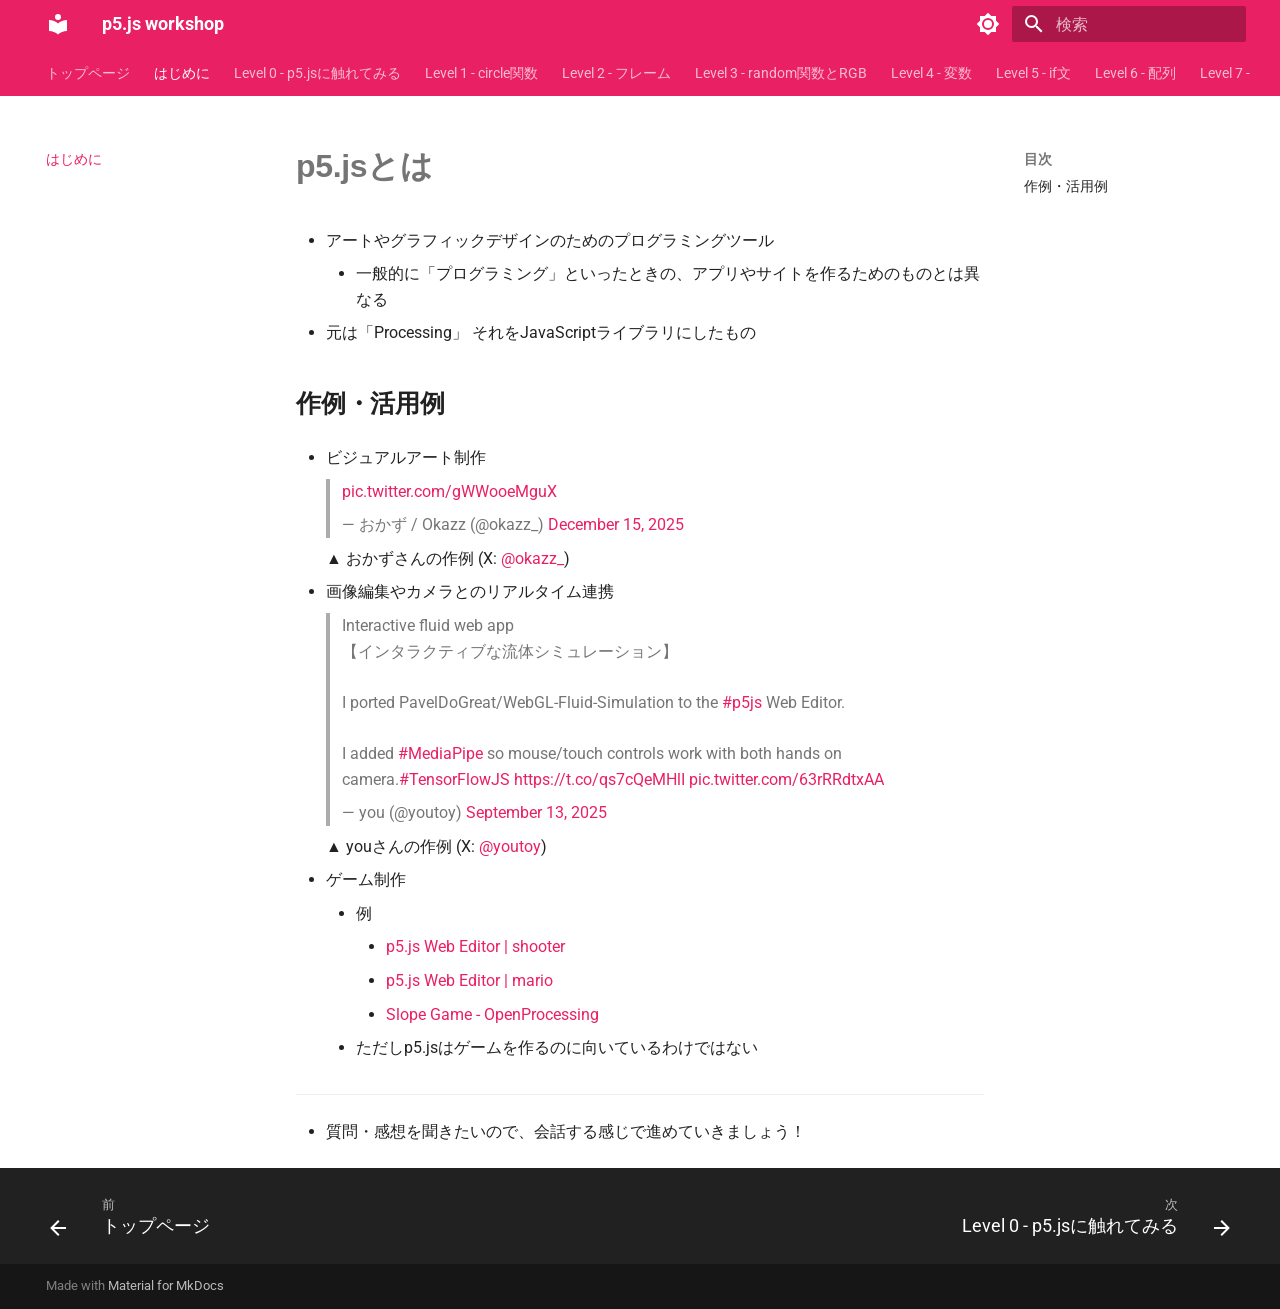
<file: intro/index.html>
<!doctype html>
<html lang="ja" class="no-js">
  <head>
    
      <meta charset="utf-8">
      <meta name="viewport" content="width=device-width,initial-scale=1">
      
      
      
      
        <link rel="prev" href="..">
      
      
        <link rel="next" href="../level_0/">
      
      
        
      
      
      <link rel="icon" href="../assets/favicon.ico">
      <meta name="generator" content="mkdocs-1.6.1, mkdocs-material-9.7.6">
    
    
      
        <title>はじめに - p5.js workshop</title>
      
    
    
      <link rel="stylesheet" href="../assets/stylesheets/main.484c7ddc.min.css">
      
        
        <link rel="stylesheet" href="../assets/stylesheets/palette.ab4e12ef.min.css">
      
      


    
    
      
    
    
      
        
        
        <link rel="preconnect" href="https://fonts.gstatic.com" crossorigin>
        <link rel="stylesheet" href="https://fonts.googleapis.com/css?family=Roboto:300,300i,400,400i,700,700i%7CRoboto+Mono:400,400i,700,700i&display=fallback">
        <style>:root{--md-text-font:"Roboto";--md-code-font:"Roboto Mono"}</style>
      
    
    
      <link rel="stylesheet" href="../stylesheets/custom.css">
    
    <script>__md_scope=new URL("..",location),__md_hash=e=>[...e].reduce(((e,_)=>(e<<5)-e+_.charCodeAt(0)),0),__md_get=(e,_=localStorage,t=__md_scope)=>JSON.parse(_.getItem(t.pathname+"."+e)),__md_set=(e,_,t=localStorage,a=__md_scope)=>{try{t.setItem(a.pathname+"."+e,JSON.stringify(_))}catch(e){}}</script>
    
      

    
    
  </head>
  
  
    
    
      
    
    
    
    
    <body dir="ltr" data-md-color-scheme="default" data-md-color-primary="pink" data-md-color-accent="pink">
  
    
    <input class="md-toggle" data-md-toggle="drawer" type="checkbox" id="__drawer" autocomplete="off">
    <input class="md-toggle" data-md-toggle="search" type="checkbox" id="__search" autocomplete="off">
    <label class="md-overlay" for="__drawer"></label>
    <div data-md-component="skip">
      
        
        <a href="#p5js" class="md-skip">
          コンテンツにスキップ
        </a>
      
    </div>
    <div data-md-component="announce">
      
    </div>
    
    
      

<header class="md-header" data-md-component="header">
  <nav class="md-header__inner md-grid" aria-label="ヘッダー">
    <a href=".." title="p5.js workshop" class="md-header__button md-logo" aria-label="p5.js workshop" data-md-component="logo">
      
  
  <svg xmlns="http://www.w3.org/2000/svg" viewBox="0 0 24 24"><path d="M12 8a3 3 0 0 0 3-3 3 3 0 0 0-3-3 3 3 0 0 0-3 3 3 3 0 0 0 3 3m0 3.54C9.64 9.35 6.5 8 3 8v11c3.5 0 6.64 1.35 9 3.54 2.36-2.19 5.5-3.54 9-3.54V8c-3.5 0-6.64 1.35-9 3.54"/></svg>

    </a>
    <label class="md-header__button md-icon" for="__drawer">
      
      <svg xmlns="http://www.w3.org/2000/svg" viewBox="0 0 24 24"><path d="M3 6h18v2H3zm0 5h18v2H3zm0 5h18v2H3z"/></svg>
    </label>
    <div class="md-header__title" data-md-component="header-title">
      <div class="md-header__ellipsis">
        <div class="md-header__topic">
          <span class="md-ellipsis">
            p5.js workshop
          </span>
        </div>
        <div class="md-header__topic" data-md-component="header-topic">
          <span class="md-ellipsis">
            
              はじめに
            
          </span>
        </div>
      </div>
    </div>
    
      
        <form class="md-header__option" data-md-component="palette">
  
    
    
    
    <input class="md-option" data-md-color-media="(prefers-color-scheme: light)" data-md-color-scheme="default" data-md-color-primary="pink" data-md-color-accent="pink"  aria-label="ダークモードに切り替え"  type="radio" name="__palette" id="__palette_0">
    
      <label class="md-header__button md-icon" title="ダークモードに切り替え" for="__palette_1" hidden>
        <svg xmlns="http://www.w3.org/2000/svg" viewBox="0 0 24 24"><path d="M12 8a4 4 0 0 0-4 4 4 4 0 0 0 4 4 4 4 0 0 0 4-4 4 4 0 0 0-4-4m0 10a6 6 0 0 1-6-6 6 6 0 0 1 6-6 6 6 0 0 1 6 6 6 6 0 0 1-6 6m8-9.31V4h-4.69L12 .69 8.69 4H4v4.69L.69 12 4 15.31V20h4.69L12 23.31 15.31 20H20v-4.69L23.31 12z"/></svg>
      </label>
    
  
    
    
    
    <input class="md-option" data-md-color-media="(prefers-color-scheme: dark)" data-md-color-scheme="slate" data-md-color-primary="pink" data-md-color-accent="pink"  aria-label="ライトモードに切り替え"  type="radio" name="__palette" id="__palette_1">
    
      <label class="md-header__button md-icon" title="ライトモードに切り替え" for="__palette_0" hidden>
        <svg xmlns="http://www.w3.org/2000/svg" viewBox="0 0 24 24"><path d="M12 18c-.89 0-1.74-.2-2.5-.55C11.56 16.5 13 14.42 13 12s-1.44-4.5-3.5-5.45C10.26 6.2 11.11 6 12 6a6 6 0 0 1 6 6 6 6 0 0 1-6 6m8-9.31V4h-4.69L12 .69 8.69 4H4v4.69L.69 12 4 15.31V20h4.69L12 23.31 15.31 20H20v-4.69L23.31 12z"/></svg>
      </label>
    
  
</form>
      
    
    
      <script>var palette=__md_get("__palette");if(palette&&palette.color){if("(prefers-color-scheme)"===palette.color.media){var media=matchMedia("(prefers-color-scheme: light)"),input=document.querySelector(media.matches?"[data-md-color-media='(prefers-color-scheme: light)']":"[data-md-color-media='(prefers-color-scheme: dark)']");palette.color.media=input.getAttribute("data-md-color-media"),palette.color.scheme=input.getAttribute("data-md-color-scheme"),palette.color.primary=input.getAttribute("data-md-color-primary"),palette.color.accent=input.getAttribute("data-md-color-accent")}for(var[key,value]of Object.entries(palette.color))document.body.setAttribute("data-md-color-"+key,value)}</script>
    
    
    
      
      
        <label class="md-header__button md-icon" for="__search">
          
          <svg xmlns="http://www.w3.org/2000/svg" viewBox="0 0 24 24"><path d="M9.5 3A6.5 6.5 0 0 1 16 9.5c0 1.61-.59 3.09-1.56 4.23l.27.27h.79l5 5-1.5 1.5-5-5v-.79l-.27-.27A6.52 6.52 0 0 1 9.5 16 6.5 6.5 0 0 1 3 9.5 6.5 6.5 0 0 1 9.5 3m0 2C7 5 5 7 5 9.5S7 14 9.5 14 14 12 14 9.5 12 5 9.5 5"/></svg>
        </label>
        <div class="md-search" data-md-component="search" role="dialog">
  <label class="md-search__overlay" for="__search"></label>
  <div class="md-search__inner" role="search">
    <form class="md-search__form" name="search">
      <input type="text" class="md-search__input" name="query" aria-label="検索" placeholder="検索" autocapitalize="off" autocorrect="off" autocomplete="off" spellcheck="false" data-md-component="search-query" required>
      <label class="md-search__icon md-icon" for="__search">
        
        <svg xmlns="http://www.w3.org/2000/svg" viewBox="0 0 24 24"><path d="M9.5 3A6.5 6.5 0 0 1 16 9.5c0 1.61-.59 3.09-1.56 4.23l.27.27h.79l5 5-1.5 1.5-5-5v-.79l-.27-.27A6.52 6.52 0 0 1 9.5 16 6.5 6.5 0 0 1 3 9.5 6.5 6.5 0 0 1 9.5 3m0 2C7 5 5 7 5 9.5S7 14 9.5 14 14 12 14 9.5 12 5 9.5 5"/></svg>
        
        <svg xmlns="http://www.w3.org/2000/svg" viewBox="0 0 24 24"><path d="M20 11v2H8l5.5 5.5-1.42 1.42L4.16 12l7.92-7.92L13.5 5.5 8 11z"/></svg>
      </label>
      <nav class="md-search__options" aria-label="検索">
        
        <button type="reset" class="md-search__icon md-icon" title="クリア" aria-label="クリア" tabindex="-1">
          
          <svg xmlns="http://www.w3.org/2000/svg" viewBox="0 0 24 24"><path d="M19 6.41 17.59 5 12 10.59 6.41 5 5 6.41 10.59 12 5 17.59 6.41 19 12 13.41 17.59 19 19 17.59 13.41 12z"/></svg>
        </button>
      </nav>
      
    </form>
    <div class="md-search__output">
      <div class="md-search__scrollwrap" tabindex="0" data-md-scrollfix>
        <div class="md-search-result" data-md-component="search-result">
          <div class="md-search-result__meta">
            検索を初期化
          </div>
          <ol class="md-search-result__list" role="presentation"></ol>
        </div>
      </div>
    </div>
  </div>
</div>
      
    
    
  </nav>
  
</header>
    
    <div class="md-container" data-md-component="container">
      
      
        
          
            
<nav class="md-tabs" aria-label="タブ" data-md-component="tabs">
  <div class="md-grid">
    <ul class="md-tabs__list">
      
        
  
  
  
  
    <li class="md-tabs__item">
      <a href=".." class="md-tabs__link">
        
  
  
    
  
  トップページ

      </a>
    </li>
  

      
        
  
  
  
    
  
  
    <li class="md-tabs__item md-tabs__item--active">
      <a href="./" class="md-tabs__link">
        
  
  
    
  
  はじめに

      </a>
    </li>
  

      
        
  
  
  
  
    <li class="md-tabs__item">
      <a href="../level_0/" class="md-tabs__link">
        
  
  
    
  
  Level 0 - p5.jsに触れてみる

      </a>
    </li>
  

      
        
  
  
  
  
    <li class="md-tabs__item">
      <a href="../level_1/" class="md-tabs__link">
        
  
  
    
  
  Level 1 - circle関数

      </a>
    </li>
  

      
        
  
  
  
  
    <li class="md-tabs__item">
      <a href="../level_2/" class="md-tabs__link">
        
  
  
    
  
  Level 2 - フレーム

      </a>
    </li>
  

      
        
  
  
  
  
    <li class="md-tabs__item">
      <a href="../level_3/" class="md-tabs__link">
        
  
  
    
  
  Level 3 - random関数とRGB

      </a>
    </li>
  

      
        
  
  
  
  
    <li class="md-tabs__item">
      <a href="../level_4/" class="md-tabs__link">
        
  
  
    
  
  Level 4 - 変数

      </a>
    </li>
  

      
        
  
  
  
  
    <li class="md-tabs__item">
      <a href="../level_5/" class="md-tabs__link">
        
  
  
    
  
  Level 5 - if文

      </a>
    </li>
  

      
        
  
  
  
  
    <li class="md-tabs__item">
      <a href="../level_6/" class="md-tabs__link">
        
  
  
    
  
  Level 6 - 配列

      </a>
    </li>
  

      
        
  
  
  
  
    <li class="md-tabs__item">
      <a href="../level_7/" class="md-tabs__link">
        
  
  
    
  
  Level 7 - for文

      </a>
    </li>
  

      
        
  
  
  
  
    <li class="md-tabs__item">
      <a href="../outro/" class="md-tabs__link">
        
  
  
    
  
  おわりに

      </a>
    </li>
  

      
        
  
  
  
  
    <li class="md-tabs__item">
      <a href="../EX/" class="md-tabs__link">
        
  
  
    
  
  EX - 余裕があれば

      </a>
    </li>
  

      
        
  
  
  
  
    <li class="md-tabs__item">
      <a href="../ambiguous/" class="md-tabs__link">
        
  
  
    
  
  おまけ - 間違えやすいところ

      </a>
    </li>
  

      
    </ul>
  </div>
</nav>
          
        
      
      <main class="md-main" data-md-component="main">
        <div class="md-main__inner md-grid">
          
            
              
              <div class="md-sidebar md-sidebar--primary" data-md-component="sidebar" data-md-type="navigation" >
                <div class="md-sidebar__scrollwrap">
                  <div class="md-sidebar__inner">
                    


  


<nav class="md-nav md-nav--primary md-nav--lifted" aria-label="ナビゲーション" data-md-level="0">
  <label class="md-nav__title" for="__drawer">
    <a href=".." title="p5.js workshop" class="md-nav__button md-logo" aria-label="p5.js workshop" data-md-component="logo">
      
  
  <svg xmlns="http://www.w3.org/2000/svg" viewBox="0 0 24 24"><path d="M12 8a3 3 0 0 0 3-3 3 3 0 0 0-3-3 3 3 0 0 0-3 3 3 3 0 0 0 3 3m0 3.54C9.64 9.35 6.5 8 3 8v11c3.5 0 6.64 1.35 9 3.54 2.36-2.19 5.5-3.54 9-3.54V8c-3.5 0-6.64 1.35-9 3.54"/></svg>

    </a>
    p5.js workshop
  </label>
  
  <ul class="md-nav__list" data-md-scrollfix>
    
      
      
  
  
  
  
    <li class="md-nav__item">
      <a href=".." class="md-nav__link">
        
  
  
  <span class="md-ellipsis">
    
  
    トップページ
  

    
  </span>
  
  

      </a>
    </li>
  

    
      
      
  
  
    
  
  
  
    <li class="md-nav__item md-nav__item--active">
      
      <input class="md-nav__toggle md-toggle" type="checkbox" id="__toc">
      
      
        
      
      
        <label class="md-nav__link md-nav__link--active" for="__toc">
          
  
  
  <span class="md-ellipsis">
    
  
    はじめに
  

    
  </span>
  
  

          <span class="md-nav__icon md-icon"></span>
        </label>
      
      <a href="./" class="md-nav__link md-nav__link--active">
        
  
  
  <span class="md-ellipsis">
    
  
    はじめに
  

    
  </span>
  
  

      </a>
      
        

<nav class="md-nav md-nav--secondary" aria-label="目次">
  
  
  
    
  
  
    <label class="md-nav__title" for="__toc">
      <span class="md-nav__icon md-icon"></span>
      目次
    </label>
    <ul class="md-nav__list" data-md-component="toc" data-md-scrollfix>
      
        <li class="md-nav__item">
  <a href="#_1" class="md-nav__link">
    <span class="md-ellipsis">
      
        作例・活用例
      
    </span>
  </a>
  
</li>
      
    </ul>
  
</nav>
      
    </li>
  

    
      
      
  
  
  
  
    <li class="md-nav__item">
      <a href="../level_0/" class="md-nav__link">
        
  
  
  <span class="md-ellipsis">
    
  
    Level 0 - p5.jsに触れてみる
  

    
  </span>
  
  

      </a>
    </li>
  

    
      
      
  
  
  
  
    <li class="md-nav__item">
      <a href="../level_1/" class="md-nav__link">
        
  
  
  <span class="md-ellipsis">
    
  
    Level 1 - circle関数
  

    
  </span>
  
  

      </a>
    </li>
  

    
      
      
  
  
  
  
    <li class="md-nav__item">
      <a href="../level_2/" class="md-nav__link">
        
  
  
  <span class="md-ellipsis">
    
  
    Level 2 - フレーム
  

    
  </span>
  
  

      </a>
    </li>
  

    
      
      
  
  
  
  
    <li class="md-nav__item">
      <a href="../level_3/" class="md-nav__link">
        
  
  
  <span class="md-ellipsis">
    
  
    Level 3 - random関数とRGB
  

    
  </span>
  
  

      </a>
    </li>
  

    
      
      
  
  
  
  
    <li class="md-nav__item">
      <a href="../level_4/" class="md-nav__link">
        
  
  
  <span class="md-ellipsis">
    
  
    Level 4 - 変数
  

    
  </span>
  
  

      </a>
    </li>
  

    
      
      
  
  
  
  
    <li class="md-nav__item">
      <a href="../level_5/" class="md-nav__link">
        
  
  
  <span class="md-ellipsis">
    
  
    Level 5 - if文
  

    
  </span>
  
  

      </a>
    </li>
  

    
      
      
  
  
  
  
    <li class="md-nav__item">
      <a href="../level_6/" class="md-nav__link">
        
  
  
  <span class="md-ellipsis">
    
  
    Level 6 - 配列
  

    
  </span>
  
  

      </a>
    </li>
  

    
      
      
  
  
  
  
    <li class="md-nav__item">
      <a href="../level_7/" class="md-nav__link">
        
  
  
  <span class="md-ellipsis">
    
  
    Level 7 - for文
  

    
  </span>
  
  

      </a>
    </li>
  

    
      
      
  
  
  
  
    <li class="md-nav__item">
      <a href="../outro/" class="md-nav__link">
        
  
  
  <span class="md-ellipsis">
    
  
    おわりに
  

    
  </span>
  
  

      </a>
    </li>
  

    
      
      
  
  
  
  
    <li class="md-nav__item">
      <a href="../EX/" class="md-nav__link">
        
  
  
  <span class="md-ellipsis">
    
  
    EX - 余裕があれば
  

    
  </span>
  
  

      </a>
    </li>
  

    
      
      
  
  
  
  
    <li class="md-nav__item">
      <a href="../ambiguous/" class="md-nav__link">
        
  
  
  <span class="md-ellipsis">
    
  
    おまけ - 間違えやすいところ
  

    
  </span>
  
  

      </a>
    </li>
  

    
  </ul>
</nav>
                  </div>
                </div>
              </div>
            
            
              
              <div class="md-sidebar md-sidebar--secondary" data-md-component="sidebar" data-md-type="toc" >
                <div class="md-sidebar__scrollwrap">
                  <div class="md-sidebar__inner">
                    

<nav class="md-nav md-nav--secondary" aria-label="目次">
  
  
  
    
  
  
    <label class="md-nav__title" for="__toc">
      <span class="md-nav__icon md-icon"></span>
      目次
    </label>
    <ul class="md-nav__list" data-md-component="toc" data-md-scrollfix>
      
        <li class="md-nav__item">
  <a href="#_1" class="md-nav__link">
    <span class="md-ellipsis">
      
        作例・活用例
      
    </span>
  </a>
  
</li>
      
    </ul>
  
</nav>
                  </div>
                </div>
              </div>
            
          
          
            <div class="md-content" data-md-component="content">
              
              <article class="md-content__inner md-typeset">
                
                  



<h1 id="p5js">p5.jsとは</h1>
<ul>
<li>アートやグラフィックデザインのためのプログラミングツール<ul>
<li>一般的に「プログラミング」といったときの、アプリやサイトを作るためのものとは異なる</li>
</ul>
</li>
<li>元は「Processing」
  それをJavaScriptライブラリにしたもの</li>
</ul>
<h2 id="_1">作例・活用例</h2>
<ul>
<li>
<p>ビジュアルアート制作
    <blockquote class="twitter-tweet" data-media-max-width="560"><p lang="zxx" dir="ltr"><a href="https://t.co/gWWooeMguX">pic.twitter.com/gWWooeMguX</a></p>&mdash; おかず / Okazz (@okazz_) <a href="https://twitter.com/okazz_/status/2000683793716301867?ref_src=twsrc%5Etfw">December 15, 2025</a></blockquote> <script async src="https://platform.twitter.com/widgets.js" charset="utf-8"></script>
    ▲ おかずさんの作例 (X: <a href="https://x.com/okazz_">@okazz_</a>)</p>
</li>
<li>
<p>画像編集やカメラとのリアルタイム連携
    <blockquote class="twitter-tweet" data-media-max-width="560"><p lang="ja" dir="ltr">Interactive fluid web app<br>【インタラクティブな流体シミュレーション】<br><br>I ported PavelDoGreat/WebGL-Fluid-Simulation to the <a href="https://twitter.com/hashtag/p5js?src=hash&amp;ref_src=twsrc%5Etfw">#p5js</a> Web Editor.<br><br>I added <a href="https://twitter.com/hashtag/MediaPipe?src=hash&amp;ref_src=twsrc%5Etfw">#MediaPipe</a> so mouse/touch controls work with both hands on camera.<a href="https://twitter.com/hashtag/TensorFlowJS?src=hash&amp;ref_src=twsrc%5Etfw">#TensorFlowJS</a> <a href="https://t.co/qs7cQeMHlI">https://t.co/qs7cQeMHlI</a> <a href="https://t.co/63rRRdtxAA">pic.twitter.com/63rRRdtxAA</a></p>&mdash; you (@youtoy) <a href="https://twitter.com/youtoy/status/1966682917989740600?ref_src=twsrc%5Etfw">September 13, 2025</a></blockquote> <script async src="https://platform.twitter.com/widgets.js" charset="utf-8"></script>
    ▲ youさんの作例 (X: <a href="https://x.com/youtoy">@youtoy</a>)</p>
</li>
<li>ゲーム制作<ul>
<li>例  <ul>
<li><a href="https://editor.p5js.org/_SIDDHU_/sketches/epGClQAh0">p5.js Web Editor | shooter</a></li>
<li><a href="https://editor.p5js.org/k1628881@students.katyisd.org/sketches/aaTR4kTMJ">p5.js Web Editor | mario</a></li>
<li><a href="https://openprocessing.org/@u435101/2211483">Slope Game - OpenProcessing</a></li>
</ul>
</li>
<li>ただしp5.jsはゲームを作るのに向いているわけではない</li>
</ul>
</li>
</ul>
<hr />
<ul>
<li>質問・感想を聞きたいので、会話する感じで進めていきましょう！</li>
</ul>












                
              </article>
            </div>
          
          
<script>var target=document.getElementById(location.hash.slice(1));target&&target.name&&(target.checked=target.name.startsWith("__tabbed_"))</script>
        </div>
        
          <button type="button" class="md-top md-icon" data-md-component="top" hidden>
  
  <svg xmlns="http://www.w3.org/2000/svg" viewBox="0 0 24 24"><path d="M13 20h-2V8l-5.5 5.5-1.42-1.42L12 4.16l7.92 7.92-1.42 1.42L13 8z"/></svg>
  ページトップへ戻る
</button>
        
      </main>
      
        <footer class="md-footer">
  
    
      
      <nav class="md-footer__inner md-grid" aria-label="フッター" >
        
          
          <a href=".." class="md-footer__link md-footer__link--prev" aria-label="前: トップページ">
            <div class="md-footer__button md-icon">
              
              <svg xmlns="http://www.w3.org/2000/svg" viewBox="0 0 24 24"><path d="M20 11v2H8l5.5 5.5-1.42 1.42L4.16 12l7.92-7.92L13.5 5.5 8 11z"/></svg>
            </div>
            <div class="md-footer__title">
              <span class="md-footer__direction">
                前
              </span>
              <div class="md-ellipsis">
                トップページ
              </div>
            </div>
          </a>
        
        
          
          <a href="../level_0/" class="md-footer__link md-footer__link--next" aria-label="次: Level 0 - p5.jsに触れてみる">
            <div class="md-footer__title">
              <span class="md-footer__direction">
                次
              </span>
              <div class="md-ellipsis">
                Level 0 - p5.jsに触れてみる
              </div>
            </div>
            <div class="md-footer__button md-icon">
              
              <svg xmlns="http://www.w3.org/2000/svg" viewBox="0 0 24 24"><path d="M4 11v2h12l-5.5 5.5 1.42 1.42L19.84 12l-7.92-7.92L10.5 5.5 16 11z"/></svg>
            </div>
          </a>
        
      </nav>
    
  
  <div class="md-footer-meta md-typeset">
    <div class="md-footer-meta__inner md-grid">
      <div class="md-copyright">
  
  
    Made with
    <a href="https://squidfunk.github.io/mkdocs-material/" target="_blank" rel="noopener">
      Material for MkDocs
    </a>
  
</div>
      
    </div>
  </div>
</footer>
      
    </div>
    <div class="md-dialog" data-md-component="dialog">
      <div class="md-dialog__inner md-typeset"></div>
    </div>
    
    
    
      
      
      <script id="__config" type="application/json">{"annotate": null, "base": "..", "features": ["navigation.instant", "navigation.tracking", "navigation.tabs", "content.code.copy", "navigation.footer", "navigation.top"], "search": "../assets/javascripts/workers/search.2c215733.min.js", "tags": null, "translations": {"clipboard.copied": "\u30b3\u30d4\u30fc\u3057\u307e\u3057\u305f", "clipboard.copy": "\u30af\u30ea\u30c3\u30d7\u30dc\u30fc\u30c9\u3078\u30b3\u30d4\u30fc", "search.result.more.one": "\u3053\u306e\u30da\u30fc\u30b8\u5185\u306b\u3082\u30461\u4ef6\u898b\u3064\u304b\u308a\u307e\u3057\u305f", "search.result.more.other": "\u3053\u306e\u30da\u30fc\u30b8\u5185\u306b\u3042\u3068#\u4ef6\u898b\u3064\u304b\u308a\u307e\u3057\u305f", "search.result.none": "\u4f55\u3082\u898b\u3064\u304b\u308a\u307e\u305b\u3093\u3067\u3057\u305f", "search.result.one": "1\u4ef6\u898b\u3064\u304b\u308a\u307e\u3057\u305f", "search.result.other": "#\u4ef6\u898b\u3064\u304b\u308a\u307e\u3057\u305f", "search.result.placeholder": "\u691c\u7d22\u30ad\u30fc\u30ef\u30fc\u30c9\u3092\u5165\u529b\u3057\u3066\u304f\u3060\u3055\u3044", "search.result.term.missing": "\u691c\u7d22\u306b\u542b\u307e\u308c\u306a\u3044", "select.version": "\u30d0\u30fc\u30b8\u30e7\u30f3\u5207\u308a\u66ff\u3048"}, "version": null}</script>
    
    
      <script src="../assets/javascripts/bundle.79ae519e.min.js"></script>
      
    
  </body>
</html>
</file>
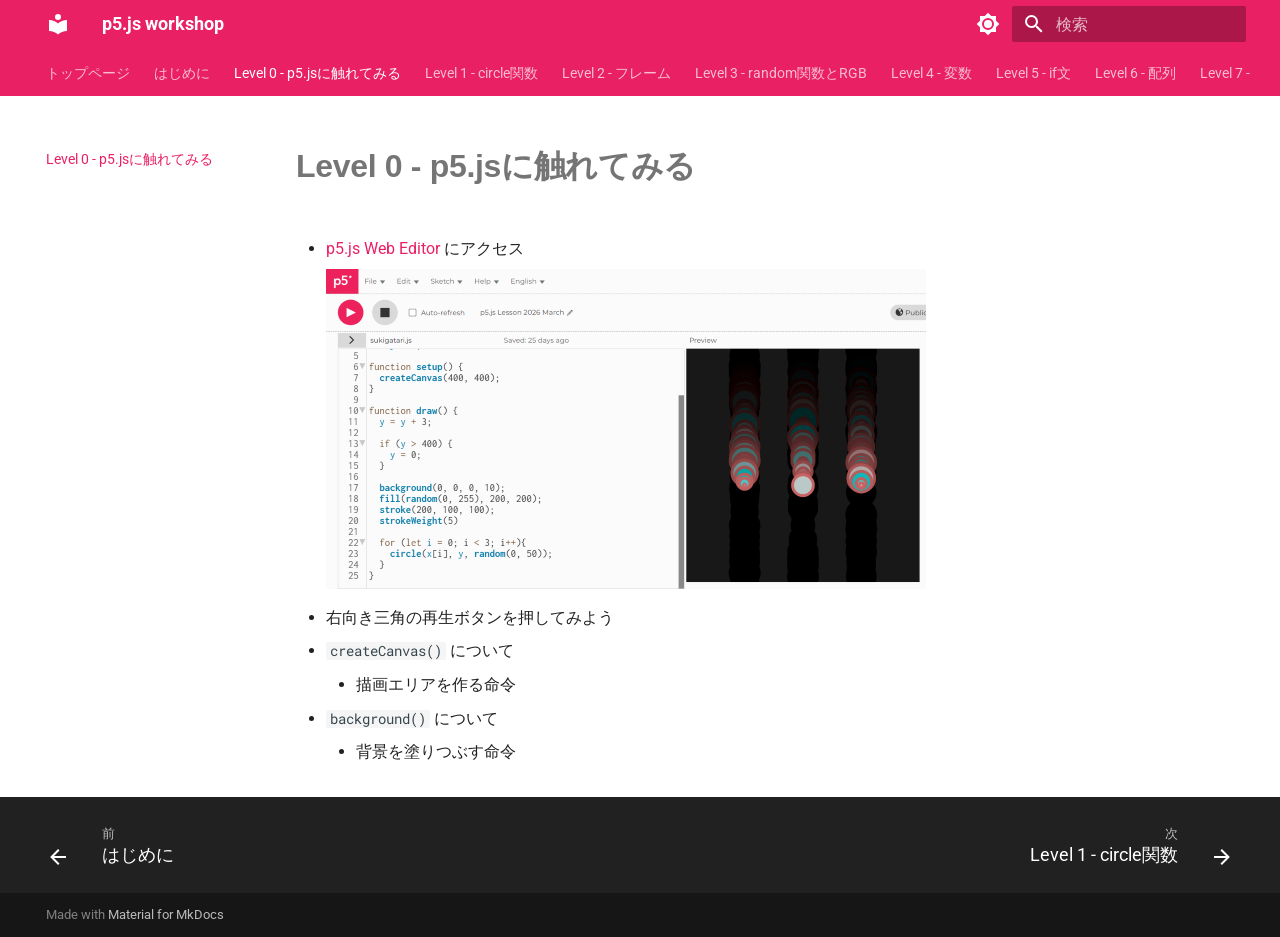
<file: level_0/index.html>
<!doctype html>
<html lang="ja" class="no-js">
  <head>
    
      <meta charset="utf-8">
      <meta name="viewport" content="width=device-width,initial-scale=1">
      
      
      
      
        <link rel="prev" href="../intro/">
      
      
        <link rel="next" href="../level_1/">
      
      
        
      
      
      <link rel="icon" href="../assets/favicon.ico">
      <meta name="generator" content="mkdocs-1.6.1, mkdocs-material-9.7.6">
    
    
      
        <title>Level 0 - p5.jsに触れてみる - p5.js workshop</title>
      
    
    
      <link rel="stylesheet" href="../assets/stylesheets/main.484c7ddc.min.css">
      
        
        <link rel="stylesheet" href="../assets/stylesheets/palette.ab4e12ef.min.css">
      
      


    
    
      
    
    
      
        
        
        <link rel="preconnect" href="https://fonts.gstatic.com" crossorigin>
        <link rel="stylesheet" href="https://fonts.googleapis.com/css?family=Roboto:300,300i,400,400i,700,700i%7CRoboto+Mono:400,400i,700,700i&display=fallback">
        <style>:root{--md-text-font:"Roboto";--md-code-font:"Roboto Mono"}</style>
      
    
    
      <link rel="stylesheet" href="../stylesheets/custom.css">
    
    <script>__md_scope=new URL("..",location),__md_hash=e=>[...e].reduce(((e,_)=>(e<<5)-e+_.charCodeAt(0)),0),__md_get=(e,_=localStorage,t=__md_scope)=>JSON.parse(_.getItem(t.pathname+"."+e)),__md_set=(e,_,t=localStorage,a=__md_scope)=>{try{t.setItem(a.pathname+"."+e,JSON.stringify(_))}catch(e){}}</script>
    
      

    
    
  </head>
  
  
    
    
      
    
    
    
    
    <body dir="ltr" data-md-color-scheme="default" data-md-color-primary="pink" data-md-color-accent="pink">
  
    
    <input class="md-toggle" data-md-toggle="drawer" type="checkbox" id="__drawer" autocomplete="off">
    <input class="md-toggle" data-md-toggle="search" type="checkbox" id="__search" autocomplete="off">
    <label class="md-overlay" for="__drawer"></label>
    <div data-md-component="skip">
      
        
        <a href="#level-0-p5js" class="md-skip">
          コンテンツにスキップ
        </a>
      
    </div>
    <div data-md-component="announce">
      
    </div>
    
    
      

<header class="md-header" data-md-component="header">
  <nav class="md-header__inner md-grid" aria-label="ヘッダー">
    <a href=".." title="p5.js workshop" class="md-header__button md-logo" aria-label="p5.js workshop" data-md-component="logo">
      
  
  <svg xmlns="http://www.w3.org/2000/svg" viewBox="0 0 24 24"><path d="M12 8a3 3 0 0 0 3-3 3 3 0 0 0-3-3 3 3 0 0 0-3 3 3 3 0 0 0 3 3m0 3.54C9.64 9.35 6.5 8 3 8v11c3.5 0 6.64 1.35 9 3.54 2.36-2.19 5.5-3.54 9-3.54V8c-3.5 0-6.64 1.35-9 3.54"/></svg>

    </a>
    <label class="md-header__button md-icon" for="__drawer">
      
      <svg xmlns="http://www.w3.org/2000/svg" viewBox="0 0 24 24"><path d="M3 6h18v2H3zm0 5h18v2H3zm0 5h18v2H3z"/></svg>
    </label>
    <div class="md-header__title" data-md-component="header-title">
      <div class="md-header__ellipsis">
        <div class="md-header__topic">
          <span class="md-ellipsis">
            p5.js workshop
          </span>
        </div>
        <div class="md-header__topic" data-md-component="header-topic">
          <span class="md-ellipsis">
            
              Level 0 - p5.jsに触れてみる
            
          </span>
        </div>
      </div>
    </div>
    
      
        <form class="md-header__option" data-md-component="palette">
  
    
    
    
    <input class="md-option" data-md-color-media="(prefers-color-scheme: light)" data-md-color-scheme="default" data-md-color-primary="pink" data-md-color-accent="pink"  aria-label="ダークモードに切り替え"  type="radio" name="__palette" id="__palette_0">
    
      <label class="md-header__button md-icon" title="ダークモードに切り替え" for="__palette_1" hidden>
        <svg xmlns="http://www.w3.org/2000/svg" viewBox="0 0 24 24"><path d="M12 8a4 4 0 0 0-4 4 4 4 0 0 0 4 4 4 4 0 0 0 4-4 4 4 0 0 0-4-4m0 10a6 6 0 0 1-6-6 6 6 0 0 1 6-6 6 6 0 0 1 6 6 6 6 0 0 1-6 6m8-9.31V4h-4.69L12 .69 8.69 4H4v4.69L.69 12 4 15.31V20h4.69L12 23.31 15.31 20H20v-4.69L23.31 12z"/></svg>
      </label>
    
  
    
    
    
    <input class="md-option" data-md-color-media="(prefers-color-scheme: dark)" data-md-color-scheme="slate" data-md-color-primary="pink" data-md-color-accent="pink"  aria-label="ライトモードに切り替え"  type="radio" name="__palette" id="__palette_1">
    
      <label class="md-header__button md-icon" title="ライトモードに切り替え" for="__palette_0" hidden>
        <svg xmlns="http://www.w3.org/2000/svg" viewBox="0 0 24 24"><path d="M12 18c-.89 0-1.74-.2-2.5-.55C11.56 16.5 13 14.42 13 12s-1.44-4.5-3.5-5.45C10.26 6.2 11.11 6 12 6a6 6 0 0 1 6 6 6 6 0 0 1-6 6m8-9.31V4h-4.69L12 .69 8.69 4H4v4.69L.69 12 4 15.31V20h4.69L12 23.31 15.31 20H20v-4.69L23.31 12z"/></svg>
      </label>
    
  
</form>
      
    
    
      <script>var palette=__md_get("__palette");if(palette&&palette.color){if("(prefers-color-scheme)"===palette.color.media){var media=matchMedia("(prefers-color-scheme: light)"),input=document.querySelector(media.matches?"[data-md-color-media='(prefers-color-scheme: light)']":"[data-md-color-media='(prefers-color-scheme: dark)']");palette.color.media=input.getAttribute("data-md-color-media"),palette.color.scheme=input.getAttribute("data-md-color-scheme"),palette.color.primary=input.getAttribute("data-md-color-primary"),palette.color.accent=input.getAttribute("data-md-color-accent")}for(var[key,value]of Object.entries(palette.color))document.body.setAttribute("data-md-color-"+key,value)}</script>
    
    
    
      
      
        <label class="md-header__button md-icon" for="__search">
          
          <svg xmlns="http://www.w3.org/2000/svg" viewBox="0 0 24 24"><path d="M9.5 3A6.5 6.5 0 0 1 16 9.5c0 1.61-.59 3.09-1.56 4.23l.27.27h.79l5 5-1.5 1.5-5-5v-.79l-.27-.27A6.52 6.52 0 0 1 9.5 16 6.5 6.5 0 0 1 3 9.5 6.5 6.5 0 0 1 9.5 3m0 2C7 5 5 7 5 9.5S7 14 9.5 14 14 12 14 9.5 12 5 9.5 5"/></svg>
        </label>
        <div class="md-search" data-md-component="search" role="dialog">
  <label class="md-search__overlay" for="__search"></label>
  <div class="md-search__inner" role="search">
    <form class="md-search__form" name="search">
      <input type="text" class="md-search__input" name="query" aria-label="検索" placeholder="検索" autocapitalize="off" autocorrect="off" autocomplete="off" spellcheck="false" data-md-component="search-query" required>
      <label class="md-search__icon md-icon" for="__search">
        
        <svg xmlns="http://www.w3.org/2000/svg" viewBox="0 0 24 24"><path d="M9.5 3A6.5 6.5 0 0 1 16 9.5c0 1.61-.59 3.09-1.56 4.23l.27.27h.79l5 5-1.5 1.5-5-5v-.79l-.27-.27A6.52 6.52 0 0 1 9.5 16 6.5 6.5 0 0 1 3 9.5 6.5 6.5 0 0 1 9.5 3m0 2C7 5 5 7 5 9.5S7 14 9.5 14 14 12 14 9.5 12 5 9.5 5"/></svg>
        
        <svg xmlns="http://www.w3.org/2000/svg" viewBox="0 0 24 24"><path d="M20 11v2H8l5.5 5.5-1.42 1.42L4.16 12l7.92-7.92L13.5 5.5 8 11z"/></svg>
      </label>
      <nav class="md-search__options" aria-label="検索">
        
        <button type="reset" class="md-search__icon md-icon" title="クリア" aria-label="クリア" tabindex="-1">
          
          <svg xmlns="http://www.w3.org/2000/svg" viewBox="0 0 24 24"><path d="M19 6.41 17.59 5 12 10.59 6.41 5 5 6.41 10.59 12 5 17.59 6.41 19 12 13.41 17.59 19 19 17.59 13.41 12z"/></svg>
        </button>
      </nav>
      
    </form>
    <div class="md-search__output">
      <div class="md-search__scrollwrap" tabindex="0" data-md-scrollfix>
        <div class="md-search-result" data-md-component="search-result">
          <div class="md-search-result__meta">
            検索を初期化
          </div>
          <ol class="md-search-result__list" role="presentation"></ol>
        </div>
      </div>
    </div>
  </div>
</div>
      
    
    
  </nav>
  
</header>
    
    <div class="md-container" data-md-component="container">
      
      
        
          
            
<nav class="md-tabs" aria-label="タブ" data-md-component="tabs">
  <div class="md-grid">
    <ul class="md-tabs__list">
      
        
  
  
  
  
    <li class="md-tabs__item">
      <a href=".." class="md-tabs__link">
        
  
  
    
  
  トップページ

      </a>
    </li>
  

      
        
  
  
  
  
    <li class="md-tabs__item">
      <a href="../intro/" class="md-tabs__link">
        
  
  
    
  
  はじめに

      </a>
    </li>
  

      
        
  
  
  
    
  
  
    <li class="md-tabs__item md-tabs__item--active">
      <a href="./" class="md-tabs__link">
        
  
  
    
  
  Level 0 - p5.jsに触れてみる

      </a>
    </li>
  

      
        
  
  
  
  
    <li class="md-tabs__item">
      <a href="../level_1/" class="md-tabs__link">
        
  
  
    
  
  Level 1 - circle関数

      </a>
    </li>
  

      
        
  
  
  
  
    <li class="md-tabs__item">
      <a href="../level_2/" class="md-tabs__link">
        
  
  
    
  
  Level 2 - フレーム

      </a>
    </li>
  

      
        
  
  
  
  
    <li class="md-tabs__item">
      <a href="../level_3/" class="md-tabs__link">
        
  
  
    
  
  Level 3 - random関数とRGB

      </a>
    </li>
  

      
        
  
  
  
  
    <li class="md-tabs__item">
      <a href="../level_4/" class="md-tabs__link">
        
  
  
    
  
  Level 4 - 変数

      </a>
    </li>
  

      
        
  
  
  
  
    <li class="md-tabs__item">
      <a href="../level_5/" class="md-tabs__link">
        
  
  
    
  
  Level 5 - if文

      </a>
    </li>
  

      
        
  
  
  
  
    <li class="md-tabs__item">
      <a href="../level_6/" class="md-tabs__link">
        
  
  
    
  
  Level 6 - 配列

      </a>
    </li>
  

      
        
  
  
  
  
    <li class="md-tabs__item">
      <a href="../level_7/" class="md-tabs__link">
        
  
  
    
  
  Level 7 - for文

      </a>
    </li>
  

      
        
  
  
  
  
    <li class="md-tabs__item">
      <a href="../outro/" class="md-tabs__link">
        
  
  
    
  
  おわりに

      </a>
    </li>
  

      
        
  
  
  
  
    <li class="md-tabs__item">
      <a href="../EX/" class="md-tabs__link">
        
  
  
    
  
  EX - 余裕があれば

      </a>
    </li>
  

      
        
  
  
  
  
    <li class="md-tabs__item">
      <a href="../ambiguous/" class="md-tabs__link">
        
  
  
    
  
  おまけ - 間違えやすいところ

      </a>
    </li>
  

      
    </ul>
  </div>
</nav>
          
        
      
      <main class="md-main" data-md-component="main">
        <div class="md-main__inner md-grid">
          
            
              
              <div class="md-sidebar md-sidebar--primary" data-md-component="sidebar" data-md-type="navigation" >
                <div class="md-sidebar__scrollwrap">
                  <div class="md-sidebar__inner">
                    


  


<nav class="md-nav md-nav--primary md-nav--lifted" aria-label="ナビゲーション" data-md-level="0">
  <label class="md-nav__title" for="__drawer">
    <a href=".." title="p5.js workshop" class="md-nav__button md-logo" aria-label="p5.js workshop" data-md-component="logo">
      
  
  <svg xmlns="http://www.w3.org/2000/svg" viewBox="0 0 24 24"><path d="M12 8a3 3 0 0 0 3-3 3 3 0 0 0-3-3 3 3 0 0 0-3 3 3 3 0 0 0 3 3m0 3.54C9.64 9.35 6.5 8 3 8v11c3.5 0 6.64 1.35 9 3.54 2.36-2.19 5.5-3.54 9-3.54V8c-3.5 0-6.64 1.35-9 3.54"/></svg>

    </a>
    p5.js workshop
  </label>
  
  <ul class="md-nav__list" data-md-scrollfix>
    
      
      
  
  
  
  
    <li class="md-nav__item">
      <a href=".." class="md-nav__link">
        
  
  
  <span class="md-ellipsis">
    
  
    トップページ
  

    
  </span>
  
  

      </a>
    </li>
  

    
      
      
  
  
  
  
    <li class="md-nav__item">
      <a href="../intro/" class="md-nav__link">
        
  
  
  <span class="md-ellipsis">
    
  
    はじめに
  

    
  </span>
  
  

      </a>
    </li>
  

    
      
      
  
  
    
  
  
  
    <li class="md-nav__item md-nav__item--active">
      
      <input class="md-nav__toggle md-toggle" type="checkbox" id="__toc">
      
      
        
      
      
      <a href="./" class="md-nav__link md-nav__link--active">
        
  
  
  <span class="md-ellipsis">
    
  
    Level 0 - p5.jsに触れてみる
  

    
  </span>
  
  

      </a>
      
    </li>
  

    
      
      
  
  
  
  
    <li class="md-nav__item">
      <a href="../level_1/" class="md-nav__link">
        
  
  
  <span class="md-ellipsis">
    
  
    Level 1 - circle関数
  

    
  </span>
  
  

      </a>
    </li>
  

    
      
      
  
  
  
  
    <li class="md-nav__item">
      <a href="../level_2/" class="md-nav__link">
        
  
  
  <span class="md-ellipsis">
    
  
    Level 2 - フレーム
  

    
  </span>
  
  

      </a>
    </li>
  

    
      
      
  
  
  
  
    <li class="md-nav__item">
      <a href="../level_3/" class="md-nav__link">
        
  
  
  <span class="md-ellipsis">
    
  
    Level 3 - random関数とRGB
  

    
  </span>
  
  

      </a>
    </li>
  

    
      
      
  
  
  
  
    <li class="md-nav__item">
      <a href="../level_4/" class="md-nav__link">
        
  
  
  <span class="md-ellipsis">
    
  
    Level 4 - 変数
  

    
  </span>
  
  

      </a>
    </li>
  

    
      
      
  
  
  
  
    <li class="md-nav__item">
      <a href="../level_5/" class="md-nav__link">
        
  
  
  <span class="md-ellipsis">
    
  
    Level 5 - if文
  

    
  </span>
  
  

      </a>
    </li>
  

    
      
      
  
  
  
  
    <li class="md-nav__item">
      <a href="../level_6/" class="md-nav__link">
        
  
  
  <span class="md-ellipsis">
    
  
    Level 6 - 配列
  

    
  </span>
  
  

      </a>
    </li>
  

    
      
      
  
  
  
  
    <li class="md-nav__item">
      <a href="../level_7/" class="md-nav__link">
        
  
  
  <span class="md-ellipsis">
    
  
    Level 7 - for文
  

    
  </span>
  
  

      </a>
    </li>
  

    
      
      
  
  
  
  
    <li class="md-nav__item">
      <a href="../outro/" class="md-nav__link">
        
  
  
  <span class="md-ellipsis">
    
  
    おわりに
  

    
  </span>
  
  

      </a>
    </li>
  

    
      
      
  
  
  
  
    <li class="md-nav__item">
      <a href="../EX/" class="md-nav__link">
        
  
  
  <span class="md-ellipsis">
    
  
    EX - 余裕があれば
  

    
  </span>
  
  

      </a>
    </li>
  

    
      
      
  
  
  
  
    <li class="md-nav__item">
      <a href="../ambiguous/" class="md-nav__link">
        
  
  
  <span class="md-ellipsis">
    
  
    おまけ - 間違えやすいところ
  

    
  </span>
  
  

      </a>
    </li>
  

    
  </ul>
</nav>
                  </div>
                </div>
              </div>
            
            
              
              <div class="md-sidebar md-sidebar--secondary" data-md-component="sidebar" data-md-type="toc" >
                <div class="md-sidebar__scrollwrap">
                  <div class="md-sidebar__inner">
                    

<nav class="md-nav md-nav--secondary" aria-label="目次">
  
  
  
    
  
  
</nav>
                  </div>
                </div>
              </div>
            
          
          
            <div class="md-content" data-md-component="content">
              
              <article class="md-content__inner md-typeset">
                
                  



<h1 id="level-0-p5js">Level 0 - p5.jsに触れてみる</h1>
<ul>
<li>
<p><a href="https://editor.p5js.org/">p5.js Web Editor</a> にアクセス</p>
<p><img alt="p5.js Web Editor" src="../images/editor.png" /></p>
</li>
<li>
<p>右向き三角の再生ボタンを押してみよう</p>
</li>
<li><code>createCanvas()</code> について<ul>
<li>描画エリアを作る命令</li>
</ul>
</li>
<li><code>background()</code> について<ul>
<li>背景を塗りつぶす命令</li>
</ul>
</li>
</ul>












                
              </article>
            </div>
          
          
<script>var target=document.getElementById(location.hash.slice(1));target&&target.name&&(target.checked=target.name.startsWith("__tabbed_"))</script>
        </div>
        
          <button type="button" class="md-top md-icon" data-md-component="top" hidden>
  
  <svg xmlns="http://www.w3.org/2000/svg" viewBox="0 0 24 24"><path d="M13 20h-2V8l-5.5 5.5-1.42-1.42L12 4.16l7.92 7.92-1.42 1.42L13 8z"/></svg>
  ページトップへ戻る
</button>
        
      </main>
      
        <footer class="md-footer">
  
    
      
      <nav class="md-footer__inner md-grid" aria-label="フッター" >
        
          
          <a href="../intro/" class="md-footer__link md-footer__link--prev" aria-label="前: はじめに">
            <div class="md-footer__button md-icon">
              
              <svg xmlns="http://www.w3.org/2000/svg" viewBox="0 0 24 24"><path d="M20 11v2H8l5.5 5.5-1.42 1.42L4.16 12l7.92-7.92L13.5 5.5 8 11z"/></svg>
            </div>
            <div class="md-footer__title">
              <span class="md-footer__direction">
                前
              </span>
              <div class="md-ellipsis">
                はじめに
              </div>
            </div>
          </a>
        
        
          
          <a href="../level_1/" class="md-footer__link md-footer__link--next" aria-label="次: Level 1 - circle関数">
            <div class="md-footer__title">
              <span class="md-footer__direction">
                次
              </span>
              <div class="md-ellipsis">
                Level 1 - circle関数
              </div>
            </div>
            <div class="md-footer__button md-icon">
              
              <svg xmlns="http://www.w3.org/2000/svg" viewBox="0 0 24 24"><path d="M4 11v2h12l-5.5 5.5 1.42 1.42L19.84 12l-7.92-7.92L10.5 5.5 16 11z"/></svg>
            </div>
          </a>
        
      </nav>
    
  
  <div class="md-footer-meta md-typeset">
    <div class="md-footer-meta__inner md-grid">
      <div class="md-copyright">
  
  
    Made with
    <a href="https://squidfunk.github.io/mkdocs-material/" target="_blank" rel="noopener">
      Material for MkDocs
    </a>
  
</div>
      
    </div>
  </div>
</footer>
      
    </div>
    <div class="md-dialog" data-md-component="dialog">
      <div class="md-dialog__inner md-typeset"></div>
    </div>
    
    
    
      
      
      <script id="__config" type="application/json">{"annotate": null, "base": "..", "features": ["navigation.instant", "navigation.tracking", "navigation.tabs", "content.code.copy", "navigation.footer", "navigation.top"], "search": "../assets/javascripts/workers/search.2c215733.min.js", "tags": null, "translations": {"clipboard.copied": "\u30b3\u30d4\u30fc\u3057\u307e\u3057\u305f", "clipboard.copy": "\u30af\u30ea\u30c3\u30d7\u30dc\u30fc\u30c9\u3078\u30b3\u30d4\u30fc", "search.result.more.one": "\u3053\u306e\u30da\u30fc\u30b8\u5185\u306b\u3082\u30461\u4ef6\u898b\u3064\u304b\u308a\u307e\u3057\u305f", "search.result.more.other": "\u3053\u306e\u30da\u30fc\u30b8\u5185\u306b\u3042\u3068#\u4ef6\u898b\u3064\u304b\u308a\u307e\u3057\u305f", "search.result.none": "\u4f55\u3082\u898b\u3064\u304b\u308a\u307e\u305b\u3093\u3067\u3057\u305f", "search.result.one": "1\u4ef6\u898b\u3064\u304b\u308a\u307e\u3057\u305f", "search.result.other": "#\u4ef6\u898b\u3064\u304b\u308a\u307e\u3057\u305f", "search.result.placeholder": "\u691c\u7d22\u30ad\u30fc\u30ef\u30fc\u30c9\u3092\u5165\u529b\u3057\u3066\u304f\u3060\u3055\u3044", "search.result.term.missing": "\u691c\u7d22\u306b\u542b\u307e\u308c\u306a\u3044", "select.version": "\u30d0\u30fc\u30b8\u30e7\u30f3\u5207\u308a\u66ff\u3048"}, "version": null}</script>
    
    
      <script src="../assets/javascripts/bundle.79ae519e.min.js"></script>
      
    
  </body>
</html>
</file>
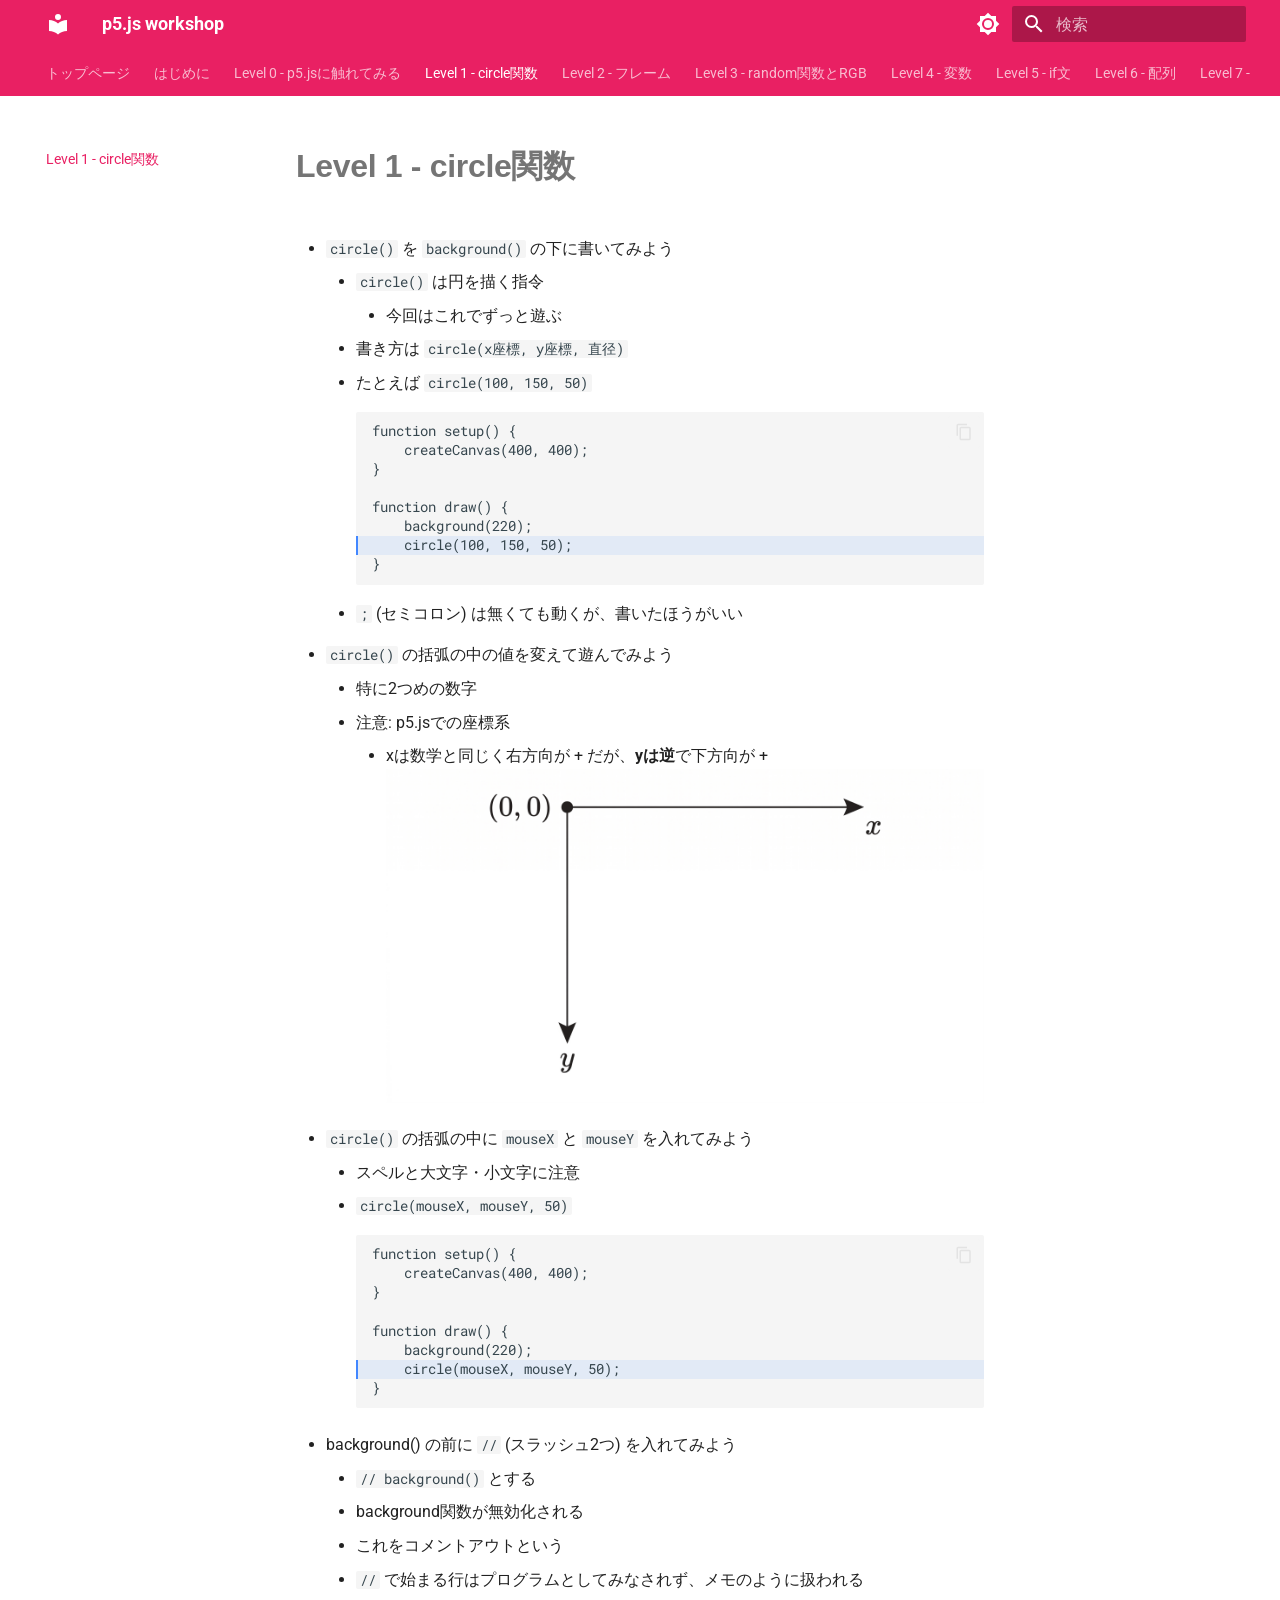
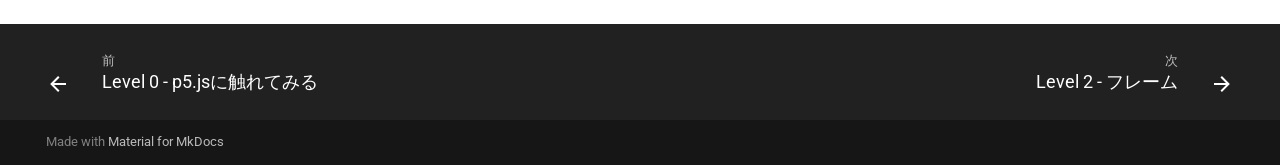
<file: level_1/index.html>
<!doctype html>
<html lang="ja" class="no-js">
  <head>
    
      <meta charset="utf-8">
      <meta name="viewport" content="width=device-width,initial-scale=1">
      
      
      
      
        <link rel="prev" href="../level_0/">
      
      
        <link rel="next" href="../level_2/">
      
      
        
      
      
      <link rel="icon" href="../assets/favicon.ico">
      <meta name="generator" content="mkdocs-1.6.1, mkdocs-material-9.7.6">
    
    
      
        <title>Level 1 - circle関数 - p5.js workshop</title>
      
    
    
      <link rel="stylesheet" href="../assets/stylesheets/main.484c7ddc.min.css">
      
        
        <link rel="stylesheet" href="../assets/stylesheets/palette.ab4e12ef.min.css">
      
      


    
    
      
    
    
      
        
        
        <link rel="preconnect" href="https://fonts.gstatic.com" crossorigin>
        <link rel="stylesheet" href="https://fonts.googleapis.com/css?family=Roboto:300,300i,400,400i,700,700i%7CRoboto+Mono:400,400i,700,700i&display=fallback">
        <style>:root{--md-text-font:"Roboto";--md-code-font:"Roboto Mono"}</style>
      
    
    
      <link rel="stylesheet" href="../stylesheets/custom.css">
    
    <script>__md_scope=new URL("..",location),__md_hash=e=>[...e].reduce(((e,_)=>(e<<5)-e+_.charCodeAt(0)),0),__md_get=(e,_=localStorage,t=__md_scope)=>JSON.parse(_.getItem(t.pathname+"."+e)),__md_set=(e,_,t=localStorage,a=__md_scope)=>{try{t.setItem(a.pathname+"."+e,JSON.stringify(_))}catch(e){}}</script>
    
      

    
    
  </head>
  
  
    
    
      
    
    
    
    
    <body dir="ltr" data-md-color-scheme="default" data-md-color-primary="pink" data-md-color-accent="pink">
  
    
    <input class="md-toggle" data-md-toggle="drawer" type="checkbox" id="__drawer" autocomplete="off">
    <input class="md-toggle" data-md-toggle="search" type="checkbox" id="__search" autocomplete="off">
    <label class="md-overlay" for="__drawer"></label>
    <div data-md-component="skip">
      
        
        <a href="#level-1-circle" class="md-skip">
          コンテンツにスキップ
        </a>
      
    </div>
    <div data-md-component="announce">
      
    </div>
    
    
      

<header class="md-header" data-md-component="header">
  <nav class="md-header__inner md-grid" aria-label="ヘッダー">
    <a href=".." title="p5.js workshop" class="md-header__button md-logo" aria-label="p5.js workshop" data-md-component="logo">
      
  
  <svg xmlns="http://www.w3.org/2000/svg" viewBox="0 0 24 24"><path d="M12 8a3 3 0 0 0 3-3 3 3 0 0 0-3-3 3 3 0 0 0-3 3 3 3 0 0 0 3 3m0 3.54C9.64 9.35 6.5 8 3 8v11c3.5 0 6.64 1.35 9 3.54 2.36-2.19 5.5-3.54 9-3.54V8c-3.5 0-6.64 1.35-9 3.54"/></svg>

    </a>
    <label class="md-header__button md-icon" for="__drawer">
      
      <svg xmlns="http://www.w3.org/2000/svg" viewBox="0 0 24 24"><path d="M3 6h18v2H3zm0 5h18v2H3zm0 5h18v2H3z"/></svg>
    </label>
    <div class="md-header__title" data-md-component="header-title">
      <div class="md-header__ellipsis">
        <div class="md-header__topic">
          <span class="md-ellipsis">
            p5.js workshop
          </span>
        </div>
        <div class="md-header__topic" data-md-component="header-topic">
          <span class="md-ellipsis">
            
              Level 1 - circle関数
            
          </span>
        </div>
      </div>
    </div>
    
      
        <form class="md-header__option" data-md-component="palette">
  
    
    
    
    <input class="md-option" data-md-color-media="(prefers-color-scheme: light)" data-md-color-scheme="default" data-md-color-primary="pink" data-md-color-accent="pink"  aria-label="ダークモードに切り替え"  type="radio" name="__palette" id="__palette_0">
    
      <label class="md-header__button md-icon" title="ダークモードに切り替え" for="__palette_1" hidden>
        <svg xmlns="http://www.w3.org/2000/svg" viewBox="0 0 24 24"><path d="M12 8a4 4 0 0 0-4 4 4 4 0 0 0 4 4 4 4 0 0 0 4-4 4 4 0 0 0-4-4m0 10a6 6 0 0 1-6-6 6 6 0 0 1 6-6 6 6 0 0 1 6 6 6 6 0 0 1-6 6m8-9.31V4h-4.69L12 .69 8.69 4H4v4.69L.69 12 4 15.31V20h4.69L12 23.31 15.31 20H20v-4.69L23.31 12z"/></svg>
      </label>
    
  
    
    
    
    <input class="md-option" data-md-color-media="(prefers-color-scheme: dark)" data-md-color-scheme="slate" data-md-color-primary="pink" data-md-color-accent="pink"  aria-label="ライトモードに切り替え"  type="radio" name="__palette" id="__palette_1">
    
      <label class="md-header__button md-icon" title="ライトモードに切り替え" for="__palette_0" hidden>
        <svg xmlns="http://www.w3.org/2000/svg" viewBox="0 0 24 24"><path d="M12 18c-.89 0-1.74-.2-2.5-.55C11.56 16.5 13 14.42 13 12s-1.44-4.5-3.5-5.45C10.26 6.2 11.11 6 12 6a6 6 0 0 1 6 6 6 6 0 0 1-6 6m8-9.31V4h-4.69L12 .69 8.69 4H4v4.69L.69 12 4 15.31V20h4.69L12 23.31 15.31 20H20v-4.69L23.31 12z"/></svg>
      </label>
    
  
</form>
      
    
    
      <script>var palette=__md_get("__palette");if(palette&&palette.color){if("(prefers-color-scheme)"===palette.color.media){var media=matchMedia("(prefers-color-scheme: light)"),input=document.querySelector(media.matches?"[data-md-color-media='(prefers-color-scheme: light)']":"[data-md-color-media='(prefers-color-scheme: dark)']");palette.color.media=input.getAttribute("data-md-color-media"),palette.color.scheme=input.getAttribute("data-md-color-scheme"),palette.color.primary=input.getAttribute("data-md-color-primary"),palette.color.accent=input.getAttribute("data-md-color-accent")}for(var[key,value]of Object.entries(palette.color))document.body.setAttribute("data-md-color-"+key,value)}</script>
    
    
    
      
      
        <label class="md-header__button md-icon" for="__search">
          
          <svg xmlns="http://www.w3.org/2000/svg" viewBox="0 0 24 24"><path d="M9.5 3A6.5 6.5 0 0 1 16 9.5c0 1.61-.59 3.09-1.56 4.23l.27.27h.79l5 5-1.5 1.5-5-5v-.79l-.27-.27A6.52 6.52 0 0 1 9.5 16 6.5 6.5 0 0 1 3 9.5 6.5 6.5 0 0 1 9.5 3m0 2C7 5 5 7 5 9.5S7 14 9.5 14 14 12 14 9.5 12 5 9.5 5"/></svg>
        </label>
        <div class="md-search" data-md-component="search" role="dialog">
  <label class="md-search__overlay" for="__search"></label>
  <div class="md-search__inner" role="search">
    <form class="md-search__form" name="search">
      <input type="text" class="md-search__input" name="query" aria-label="検索" placeholder="検索" autocapitalize="off" autocorrect="off" autocomplete="off" spellcheck="false" data-md-component="search-query" required>
      <label class="md-search__icon md-icon" for="__search">
        
        <svg xmlns="http://www.w3.org/2000/svg" viewBox="0 0 24 24"><path d="M9.5 3A6.5 6.5 0 0 1 16 9.5c0 1.61-.59 3.09-1.56 4.23l.27.27h.79l5 5-1.5 1.5-5-5v-.79l-.27-.27A6.52 6.52 0 0 1 9.5 16 6.5 6.5 0 0 1 3 9.5 6.5 6.5 0 0 1 9.5 3m0 2C7 5 5 7 5 9.5S7 14 9.5 14 14 12 14 9.5 12 5 9.5 5"/></svg>
        
        <svg xmlns="http://www.w3.org/2000/svg" viewBox="0 0 24 24"><path d="M20 11v2H8l5.5 5.5-1.42 1.42L4.16 12l7.92-7.92L13.5 5.5 8 11z"/></svg>
      </label>
      <nav class="md-search__options" aria-label="検索">
        
        <button type="reset" class="md-search__icon md-icon" title="クリア" aria-label="クリア" tabindex="-1">
          
          <svg xmlns="http://www.w3.org/2000/svg" viewBox="0 0 24 24"><path d="M19 6.41 17.59 5 12 10.59 6.41 5 5 6.41 10.59 12 5 17.59 6.41 19 12 13.41 17.59 19 19 17.59 13.41 12z"/></svg>
        </button>
      </nav>
      
    </form>
    <div class="md-search__output">
      <div class="md-search__scrollwrap" tabindex="0" data-md-scrollfix>
        <div class="md-search-result" data-md-component="search-result">
          <div class="md-search-result__meta">
            検索を初期化
          </div>
          <ol class="md-search-result__list" role="presentation"></ol>
        </div>
      </div>
    </div>
  </div>
</div>
      
    
    
  </nav>
  
</header>
    
    <div class="md-container" data-md-component="container">
      
      
        
          
            
<nav class="md-tabs" aria-label="タブ" data-md-component="tabs">
  <div class="md-grid">
    <ul class="md-tabs__list">
      
        
  
  
  
  
    <li class="md-tabs__item">
      <a href=".." class="md-tabs__link">
        
  
  
    
  
  トップページ

      </a>
    </li>
  

      
        
  
  
  
  
    <li class="md-tabs__item">
      <a href="../intro/" class="md-tabs__link">
        
  
  
    
  
  はじめに

      </a>
    </li>
  

      
        
  
  
  
  
    <li class="md-tabs__item">
      <a href="../level_0/" class="md-tabs__link">
        
  
  
    
  
  Level 0 - p5.jsに触れてみる

      </a>
    </li>
  

      
        
  
  
  
    
  
  
    <li class="md-tabs__item md-tabs__item--active">
      <a href="./" class="md-tabs__link">
        
  
  
    
  
  Level 1 - circle関数

      </a>
    </li>
  

      
        
  
  
  
  
    <li class="md-tabs__item">
      <a href="../level_2/" class="md-tabs__link">
        
  
  
    
  
  Level 2 - フレーム

      </a>
    </li>
  

      
        
  
  
  
  
    <li class="md-tabs__item">
      <a href="../level_3/" class="md-tabs__link">
        
  
  
    
  
  Level 3 - random関数とRGB

      </a>
    </li>
  

      
        
  
  
  
  
    <li class="md-tabs__item">
      <a href="../level_4/" class="md-tabs__link">
        
  
  
    
  
  Level 4 - 変数

      </a>
    </li>
  

      
        
  
  
  
  
    <li class="md-tabs__item">
      <a href="../level_5/" class="md-tabs__link">
        
  
  
    
  
  Level 5 - if文

      </a>
    </li>
  

      
        
  
  
  
  
    <li class="md-tabs__item">
      <a href="../level_6/" class="md-tabs__link">
        
  
  
    
  
  Level 6 - 配列

      </a>
    </li>
  

      
        
  
  
  
  
    <li class="md-tabs__item">
      <a href="../level_7/" class="md-tabs__link">
        
  
  
    
  
  Level 7 - for文

      </a>
    </li>
  

      
        
  
  
  
  
    <li class="md-tabs__item">
      <a href="../outro/" class="md-tabs__link">
        
  
  
    
  
  おわりに

      </a>
    </li>
  

      
        
  
  
  
  
    <li class="md-tabs__item">
      <a href="../EX/" class="md-tabs__link">
        
  
  
    
  
  EX - 余裕があれば

      </a>
    </li>
  

      
        
  
  
  
  
    <li class="md-tabs__item">
      <a href="../ambiguous/" class="md-tabs__link">
        
  
  
    
  
  おまけ - 間違えやすいところ

      </a>
    </li>
  

      
    </ul>
  </div>
</nav>
          
        
      
      <main class="md-main" data-md-component="main">
        <div class="md-main__inner md-grid">
          
            
              
              <div class="md-sidebar md-sidebar--primary" data-md-component="sidebar" data-md-type="navigation" >
                <div class="md-sidebar__scrollwrap">
                  <div class="md-sidebar__inner">
                    


  


<nav class="md-nav md-nav--primary md-nav--lifted" aria-label="ナビゲーション" data-md-level="0">
  <label class="md-nav__title" for="__drawer">
    <a href=".." title="p5.js workshop" class="md-nav__button md-logo" aria-label="p5.js workshop" data-md-component="logo">
      
  
  <svg xmlns="http://www.w3.org/2000/svg" viewBox="0 0 24 24"><path d="M12 8a3 3 0 0 0 3-3 3 3 0 0 0-3-3 3 3 0 0 0-3 3 3 3 0 0 0 3 3m0 3.54C9.64 9.35 6.5 8 3 8v11c3.5 0 6.64 1.35 9 3.54 2.36-2.19 5.5-3.54 9-3.54V8c-3.5 0-6.64 1.35-9 3.54"/></svg>

    </a>
    p5.js workshop
  </label>
  
  <ul class="md-nav__list" data-md-scrollfix>
    
      
      
  
  
  
  
    <li class="md-nav__item">
      <a href=".." class="md-nav__link">
        
  
  
  <span class="md-ellipsis">
    
  
    トップページ
  

    
  </span>
  
  

      </a>
    </li>
  

    
      
      
  
  
  
  
    <li class="md-nav__item">
      <a href="../intro/" class="md-nav__link">
        
  
  
  <span class="md-ellipsis">
    
  
    はじめに
  

    
  </span>
  
  

      </a>
    </li>
  

    
      
      
  
  
  
  
    <li class="md-nav__item">
      <a href="../level_0/" class="md-nav__link">
        
  
  
  <span class="md-ellipsis">
    
  
    Level 0 - p5.jsに触れてみる
  

    
  </span>
  
  

      </a>
    </li>
  

    
      
      
  
  
    
  
  
  
    <li class="md-nav__item md-nav__item--active">
      
      <input class="md-nav__toggle md-toggle" type="checkbox" id="__toc">
      
      
        
      
      
      <a href="./" class="md-nav__link md-nav__link--active">
        
  
  
  <span class="md-ellipsis">
    
  
    Level 1 - circle関数
  

    
  </span>
  
  

      </a>
      
    </li>
  

    
      
      
  
  
  
  
    <li class="md-nav__item">
      <a href="../level_2/" class="md-nav__link">
        
  
  
  <span class="md-ellipsis">
    
  
    Level 2 - フレーム
  

    
  </span>
  
  

      </a>
    </li>
  

    
      
      
  
  
  
  
    <li class="md-nav__item">
      <a href="../level_3/" class="md-nav__link">
        
  
  
  <span class="md-ellipsis">
    
  
    Level 3 - random関数とRGB
  

    
  </span>
  
  

      </a>
    </li>
  

    
      
      
  
  
  
  
    <li class="md-nav__item">
      <a href="../level_4/" class="md-nav__link">
        
  
  
  <span class="md-ellipsis">
    
  
    Level 4 - 変数
  

    
  </span>
  
  

      </a>
    </li>
  

    
      
      
  
  
  
  
    <li class="md-nav__item">
      <a href="../level_5/" class="md-nav__link">
        
  
  
  <span class="md-ellipsis">
    
  
    Level 5 - if文
  

    
  </span>
  
  

      </a>
    </li>
  

    
      
      
  
  
  
  
    <li class="md-nav__item">
      <a href="../level_6/" class="md-nav__link">
        
  
  
  <span class="md-ellipsis">
    
  
    Level 6 - 配列
  

    
  </span>
  
  

      </a>
    </li>
  

    
      
      
  
  
  
  
    <li class="md-nav__item">
      <a href="../level_7/" class="md-nav__link">
        
  
  
  <span class="md-ellipsis">
    
  
    Level 7 - for文
  

    
  </span>
  
  

      </a>
    </li>
  

    
      
      
  
  
  
  
    <li class="md-nav__item">
      <a href="../outro/" class="md-nav__link">
        
  
  
  <span class="md-ellipsis">
    
  
    おわりに
  

    
  </span>
  
  

      </a>
    </li>
  

    
      
      
  
  
  
  
    <li class="md-nav__item">
      <a href="../EX/" class="md-nav__link">
        
  
  
  <span class="md-ellipsis">
    
  
    EX - 余裕があれば
  

    
  </span>
  
  

      </a>
    </li>
  

    
      
      
  
  
  
  
    <li class="md-nav__item">
      <a href="../ambiguous/" class="md-nav__link">
        
  
  
  <span class="md-ellipsis">
    
  
    おまけ - 間違えやすいところ
  

    
  </span>
  
  

      </a>
    </li>
  

    
  </ul>
</nav>
                  </div>
                </div>
              </div>
            
            
              
              <div class="md-sidebar md-sidebar--secondary" data-md-component="sidebar" data-md-type="toc" >
                <div class="md-sidebar__scrollwrap">
                  <div class="md-sidebar__inner">
                    

<nav class="md-nav md-nav--secondary" aria-label="目次">
  
  
  
    
  
  
</nav>
                  </div>
                </div>
              </div>
            
          
          
            <div class="md-content" data-md-component="content">
              
              <article class="md-content__inner md-typeset">
                
                  



<h1 id="level-1-circle">Level 1 - circle関数</h1>
<ul>
<li>
<p><code>circle()</code> を <code>background()</code> の下に書いてみよう</p>
<ul>
<li><code>circle()</code> は円を描く指令<ul>
<li>今回はこれでずっと遊ぶ</li>
</ul>
</li>
<li>書き方は <code>circle(x座標, y座標, 直径)</code></li>
<li>
<p>たとえば <code>circle(100, 150, 50)</code></p>
<div class="highlight"><pre><span></span><code><a id="__codelineno-0-1" name="__codelineno-0-1" href="#__codelineno-0-1"></a>function setup() {
<a id="__codelineno-0-2" name="__codelineno-0-2" href="#__codelineno-0-2"></a>    createCanvas(400, 400);
<a id="__codelineno-0-3" name="__codelineno-0-3" href="#__codelineno-0-3"></a>}
<a id="__codelineno-0-4" name="__codelineno-0-4" href="#__codelineno-0-4"></a>
<a id="__codelineno-0-5" name="__codelineno-0-5" href="#__codelineno-0-5"></a>function draw() {
<a id="__codelineno-0-6" name="__codelineno-0-6" href="#__codelineno-0-6"></a>    background(220);
<a id="__codelineno-0-7" name="__codelineno-0-7" href="#__codelineno-0-7"></a><span class="hll">    circle(100, 150, 50);
</span><a id="__codelineno-0-8" name="__codelineno-0-8" href="#__codelineno-0-8"></a>}
</code></pre></div>
</li>
<li>
<p><code>;</code> (セミコロン) は無くても動くが、書いたほうがいい</p>
</li>
</ul>
</li>
<li>
<p><code>circle()</code> の括弧の中の値を変えて遊んでみよう</p>
<ul>
<li>特に2つめの数字</li>
<li>注意: p5.jsでの座標系<ul>
<li>xは数学と同じく右方向が + だが、<strong>yは逆</strong>で下方向が +
    <img alt="座標のイメージ" src="../images/zahyokei.png" /></li>
</ul>
</li>
</ul>
</li>
<li>
<p><code>circle()</code> の括弧の中に <code>mouseX</code> と <code>mouseY</code> を入れてみよう</p>
<ul>
<li>スペルと大文字・小文字に注意</li>
<li>
<p><code>circle(mouseX, mouseY, 50)</code></p>
<div class="highlight"><pre><span></span><code><a id="__codelineno-1-1" name="__codelineno-1-1" href="#__codelineno-1-1"></a>function setup() {
<a id="__codelineno-1-2" name="__codelineno-1-2" href="#__codelineno-1-2"></a>    createCanvas(400, 400);
<a id="__codelineno-1-3" name="__codelineno-1-3" href="#__codelineno-1-3"></a>}
<a id="__codelineno-1-4" name="__codelineno-1-4" href="#__codelineno-1-4"></a>
<a id="__codelineno-1-5" name="__codelineno-1-5" href="#__codelineno-1-5"></a>function draw() {
<a id="__codelineno-1-6" name="__codelineno-1-6" href="#__codelineno-1-6"></a>    background(220);
<a id="__codelineno-1-7" name="__codelineno-1-7" href="#__codelineno-1-7"></a><span class="hll">    circle(mouseX, mouseY, 50);
</span><a id="__codelineno-1-8" name="__codelineno-1-8" href="#__codelineno-1-8"></a>}
</code></pre></div>
</li>
</ul>
</li>
<li>
<p>background() の前に <code>//</code> (スラッシュ2つ) を入れてみよう</p>
<ul>
<li><code>// background()</code> とする</li>
<li>background関数が無効化される</li>
<li>これをコメントアウトという</li>
<li><code>//</code> で始まる行はプログラムとしてみなされず、メモのように扱われる</li>
</ul>
</li>
</ul>












                
              </article>
            </div>
          
          
<script>var target=document.getElementById(location.hash.slice(1));target&&target.name&&(target.checked=target.name.startsWith("__tabbed_"))</script>
        </div>
        
          <button type="button" class="md-top md-icon" data-md-component="top" hidden>
  
  <svg xmlns="http://www.w3.org/2000/svg" viewBox="0 0 24 24"><path d="M13 20h-2V8l-5.5 5.5-1.42-1.42L12 4.16l7.92 7.92-1.42 1.42L13 8z"/></svg>
  ページトップへ戻る
</button>
        
      </main>
      
        <footer class="md-footer">
  
    
      
      <nav class="md-footer__inner md-grid" aria-label="フッター" >
        
          
          <a href="../level_0/" class="md-footer__link md-footer__link--prev" aria-label="前: Level 0 - p5.jsに触れてみる">
            <div class="md-footer__button md-icon">
              
              <svg xmlns="http://www.w3.org/2000/svg" viewBox="0 0 24 24"><path d="M20 11v2H8l5.5 5.5-1.42 1.42L4.16 12l7.92-7.92L13.5 5.5 8 11z"/></svg>
            </div>
            <div class="md-footer__title">
              <span class="md-footer__direction">
                前
              </span>
              <div class="md-ellipsis">
                Level 0 - p5.jsに触れてみる
              </div>
            </div>
          </a>
        
        
          
          <a href="../level_2/" class="md-footer__link md-footer__link--next" aria-label="次: Level 2 - フレーム">
            <div class="md-footer__title">
              <span class="md-footer__direction">
                次
              </span>
              <div class="md-ellipsis">
                Level 2 - フレーム
              </div>
            </div>
            <div class="md-footer__button md-icon">
              
              <svg xmlns="http://www.w3.org/2000/svg" viewBox="0 0 24 24"><path d="M4 11v2h12l-5.5 5.5 1.42 1.42L19.84 12l-7.92-7.92L10.5 5.5 16 11z"/></svg>
            </div>
          </a>
        
      </nav>
    
  
  <div class="md-footer-meta md-typeset">
    <div class="md-footer-meta__inner md-grid">
      <div class="md-copyright">
  
  
    Made with
    <a href="https://squidfunk.github.io/mkdocs-material/" target="_blank" rel="noopener">
      Material for MkDocs
    </a>
  
</div>
      
    </div>
  </div>
</footer>
      
    </div>
    <div class="md-dialog" data-md-component="dialog">
      <div class="md-dialog__inner md-typeset"></div>
    </div>
    
    
    
      
      
      <script id="__config" type="application/json">{"annotate": null, "base": "..", "features": ["navigation.instant", "navigation.tracking", "navigation.tabs", "content.code.copy", "navigation.footer", "navigation.top"], "search": "../assets/javascripts/workers/search.2c215733.min.js", "tags": null, "translations": {"clipboard.copied": "\u30b3\u30d4\u30fc\u3057\u307e\u3057\u305f", "clipboard.copy": "\u30af\u30ea\u30c3\u30d7\u30dc\u30fc\u30c9\u3078\u30b3\u30d4\u30fc", "search.result.more.one": "\u3053\u306e\u30da\u30fc\u30b8\u5185\u306b\u3082\u30461\u4ef6\u898b\u3064\u304b\u308a\u307e\u3057\u305f", "search.result.more.other": "\u3053\u306e\u30da\u30fc\u30b8\u5185\u306b\u3042\u3068#\u4ef6\u898b\u3064\u304b\u308a\u307e\u3057\u305f", "search.result.none": "\u4f55\u3082\u898b\u3064\u304b\u308a\u307e\u305b\u3093\u3067\u3057\u305f", "search.result.one": "1\u4ef6\u898b\u3064\u304b\u308a\u307e\u3057\u305f", "search.result.other": "#\u4ef6\u898b\u3064\u304b\u308a\u307e\u3057\u305f", "search.result.placeholder": "\u691c\u7d22\u30ad\u30fc\u30ef\u30fc\u30c9\u3092\u5165\u529b\u3057\u3066\u304f\u3060\u3055\u3044", "search.result.term.missing": "\u691c\u7d22\u306b\u542b\u307e\u308c\u306a\u3044", "select.version": "\u30d0\u30fc\u30b8\u30e7\u30f3\u5207\u308a\u66ff\u3048"}, "version": null}</script>
    
    
      <script src="../assets/javascripts/bundle.79ae519e.min.js"></script>
      
    
  </body>
</html>
</file>
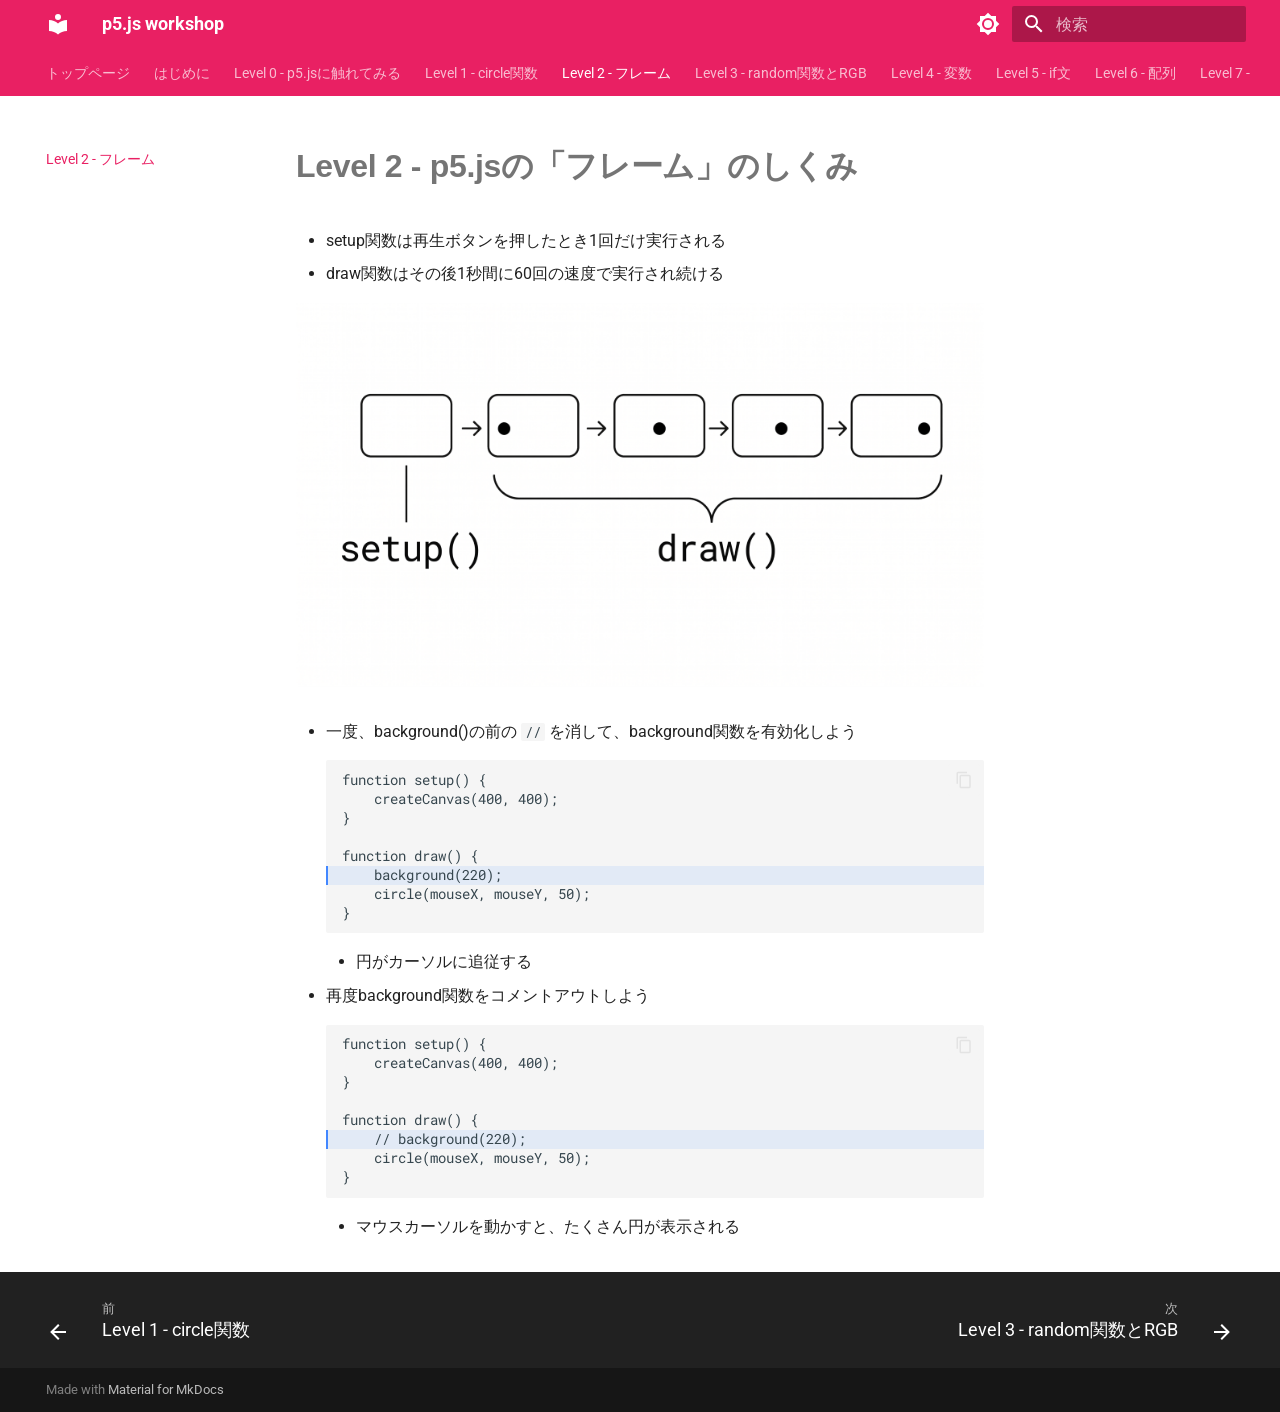
<file: level_2/index.html>
<!doctype html>
<html lang="ja" class="no-js">
  <head>
    
      <meta charset="utf-8">
      <meta name="viewport" content="width=device-width,initial-scale=1">
      
      
      
      
        <link rel="prev" href="../level_1/">
      
      
        <link rel="next" href="../level_3/">
      
      
        
      
      
      <link rel="icon" href="../assets/favicon.ico">
      <meta name="generator" content="mkdocs-1.6.1, mkdocs-material-9.7.6">
    
    
      
        <title>Level 2 - フレーム - p5.js workshop</title>
      
    
    
      <link rel="stylesheet" href="../assets/stylesheets/main.484c7ddc.min.css">
      
        
        <link rel="stylesheet" href="../assets/stylesheets/palette.ab4e12ef.min.css">
      
      


    
    
      
    
    
      
        
        
        <link rel="preconnect" href="https://fonts.gstatic.com" crossorigin>
        <link rel="stylesheet" href="https://fonts.googleapis.com/css?family=Roboto:300,300i,400,400i,700,700i%7CRoboto+Mono:400,400i,700,700i&display=fallback">
        <style>:root{--md-text-font:"Roboto";--md-code-font:"Roboto Mono"}</style>
      
    
    
      <link rel="stylesheet" href="../stylesheets/custom.css">
    
    <script>__md_scope=new URL("..",location),__md_hash=e=>[...e].reduce(((e,_)=>(e<<5)-e+_.charCodeAt(0)),0),__md_get=(e,_=localStorage,t=__md_scope)=>JSON.parse(_.getItem(t.pathname+"."+e)),__md_set=(e,_,t=localStorage,a=__md_scope)=>{try{t.setItem(a.pathname+"."+e,JSON.stringify(_))}catch(e){}}</script>
    
      

    
    
  </head>
  
  
    
    
      
    
    
    
    
    <body dir="ltr" data-md-color-scheme="default" data-md-color-primary="pink" data-md-color-accent="pink">
  
    
    <input class="md-toggle" data-md-toggle="drawer" type="checkbox" id="__drawer" autocomplete="off">
    <input class="md-toggle" data-md-toggle="search" type="checkbox" id="__search" autocomplete="off">
    <label class="md-overlay" for="__drawer"></label>
    <div data-md-component="skip">
      
        
        <a href="#level-2-p5js" class="md-skip">
          コンテンツにスキップ
        </a>
      
    </div>
    <div data-md-component="announce">
      
    </div>
    
    
      

<header class="md-header" data-md-component="header">
  <nav class="md-header__inner md-grid" aria-label="ヘッダー">
    <a href=".." title="p5.js workshop" class="md-header__button md-logo" aria-label="p5.js workshop" data-md-component="logo">
      
  
  <svg xmlns="http://www.w3.org/2000/svg" viewBox="0 0 24 24"><path d="M12 8a3 3 0 0 0 3-3 3 3 0 0 0-3-3 3 3 0 0 0-3 3 3 3 0 0 0 3 3m0 3.54C9.64 9.35 6.5 8 3 8v11c3.5 0 6.64 1.35 9 3.54 2.36-2.19 5.5-3.54 9-3.54V8c-3.5 0-6.64 1.35-9 3.54"/></svg>

    </a>
    <label class="md-header__button md-icon" for="__drawer">
      
      <svg xmlns="http://www.w3.org/2000/svg" viewBox="0 0 24 24"><path d="M3 6h18v2H3zm0 5h18v2H3zm0 5h18v2H3z"/></svg>
    </label>
    <div class="md-header__title" data-md-component="header-title">
      <div class="md-header__ellipsis">
        <div class="md-header__topic">
          <span class="md-ellipsis">
            p5.js workshop
          </span>
        </div>
        <div class="md-header__topic" data-md-component="header-topic">
          <span class="md-ellipsis">
            
              Level 2 - フレーム
            
          </span>
        </div>
      </div>
    </div>
    
      
        <form class="md-header__option" data-md-component="palette">
  
    
    
    
    <input class="md-option" data-md-color-media="(prefers-color-scheme: light)" data-md-color-scheme="default" data-md-color-primary="pink" data-md-color-accent="pink"  aria-label="ダークモードに切り替え"  type="radio" name="__palette" id="__palette_0">
    
      <label class="md-header__button md-icon" title="ダークモードに切り替え" for="__palette_1" hidden>
        <svg xmlns="http://www.w3.org/2000/svg" viewBox="0 0 24 24"><path d="M12 8a4 4 0 0 0-4 4 4 4 0 0 0 4 4 4 4 0 0 0 4-4 4 4 0 0 0-4-4m0 10a6 6 0 0 1-6-6 6 6 0 0 1 6-6 6 6 0 0 1 6 6 6 6 0 0 1-6 6m8-9.31V4h-4.69L12 .69 8.69 4H4v4.69L.69 12 4 15.31V20h4.69L12 23.31 15.31 20H20v-4.69L23.31 12z"/></svg>
      </label>
    
  
    
    
    
    <input class="md-option" data-md-color-media="(prefers-color-scheme: dark)" data-md-color-scheme="slate" data-md-color-primary="pink" data-md-color-accent="pink"  aria-label="ライトモードに切り替え"  type="radio" name="__palette" id="__palette_1">
    
      <label class="md-header__button md-icon" title="ライトモードに切り替え" for="__palette_0" hidden>
        <svg xmlns="http://www.w3.org/2000/svg" viewBox="0 0 24 24"><path d="M12 18c-.89 0-1.74-.2-2.5-.55C11.56 16.5 13 14.42 13 12s-1.44-4.5-3.5-5.45C10.26 6.2 11.11 6 12 6a6 6 0 0 1 6 6 6 6 0 0 1-6 6m8-9.31V4h-4.69L12 .69 8.69 4H4v4.69L.69 12 4 15.31V20h4.69L12 23.31 15.31 20H20v-4.69L23.31 12z"/></svg>
      </label>
    
  
</form>
      
    
    
      <script>var palette=__md_get("__palette");if(palette&&palette.color){if("(prefers-color-scheme)"===palette.color.media){var media=matchMedia("(prefers-color-scheme: light)"),input=document.querySelector(media.matches?"[data-md-color-media='(prefers-color-scheme: light)']":"[data-md-color-media='(prefers-color-scheme: dark)']");palette.color.media=input.getAttribute("data-md-color-media"),palette.color.scheme=input.getAttribute("data-md-color-scheme"),palette.color.primary=input.getAttribute("data-md-color-primary"),palette.color.accent=input.getAttribute("data-md-color-accent")}for(var[key,value]of Object.entries(palette.color))document.body.setAttribute("data-md-color-"+key,value)}</script>
    
    
    
      
      
        <label class="md-header__button md-icon" for="__search">
          
          <svg xmlns="http://www.w3.org/2000/svg" viewBox="0 0 24 24"><path d="M9.5 3A6.5 6.5 0 0 1 16 9.5c0 1.61-.59 3.09-1.56 4.23l.27.27h.79l5 5-1.5 1.5-5-5v-.79l-.27-.27A6.52 6.52 0 0 1 9.5 16 6.5 6.5 0 0 1 3 9.5 6.5 6.5 0 0 1 9.5 3m0 2C7 5 5 7 5 9.5S7 14 9.5 14 14 12 14 9.5 12 5 9.5 5"/></svg>
        </label>
        <div class="md-search" data-md-component="search" role="dialog">
  <label class="md-search__overlay" for="__search"></label>
  <div class="md-search__inner" role="search">
    <form class="md-search__form" name="search">
      <input type="text" class="md-search__input" name="query" aria-label="検索" placeholder="検索" autocapitalize="off" autocorrect="off" autocomplete="off" spellcheck="false" data-md-component="search-query" required>
      <label class="md-search__icon md-icon" for="__search">
        
        <svg xmlns="http://www.w3.org/2000/svg" viewBox="0 0 24 24"><path d="M9.5 3A6.5 6.5 0 0 1 16 9.5c0 1.61-.59 3.09-1.56 4.23l.27.27h.79l5 5-1.5 1.5-5-5v-.79l-.27-.27A6.52 6.52 0 0 1 9.5 16 6.5 6.5 0 0 1 3 9.5 6.5 6.5 0 0 1 9.5 3m0 2C7 5 5 7 5 9.5S7 14 9.5 14 14 12 14 9.5 12 5 9.5 5"/></svg>
        
        <svg xmlns="http://www.w3.org/2000/svg" viewBox="0 0 24 24"><path d="M20 11v2H8l5.5 5.5-1.42 1.42L4.16 12l7.92-7.92L13.5 5.5 8 11z"/></svg>
      </label>
      <nav class="md-search__options" aria-label="検索">
        
        <button type="reset" class="md-search__icon md-icon" title="クリア" aria-label="クリア" tabindex="-1">
          
          <svg xmlns="http://www.w3.org/2000/svg" viewBox="0 0 24 24"><path d="M19 6.41 17.59 5 12 10.59 6.41 5 5 6.41 10.59 12 5 17.59 6.41 19 12 13.41 17.59 19 19 17.59 13.41 12z"/></svg>
        </button>
      </nav>
      
    </form>
    <div class="md-search__output">
      <div class="md-search__scrollwrap" tabindex="0" data-md-scrollfix>
        <div class="md-search-result" data-md-component="search-result">
          <div class="md-search-result__meta">
            検索を初期化
          </div>
          <ol class="md-search-result__list" role="presentation"></ol>
        </div>
      </div>
    </div>
  </div>
</div>
      
    
    
  </nav>
  
</header>
    
    <div class="md-container" data-md-component="container">
      
      
        
          
            
<nav class="md-tabs" aria-label="タブ" data-md-component="tabs">
  <div class="md-grid">
    <ul class="md-tabs__list">
      
        
  
  
  
  
    <li class="md-tabs__item">
      <a href=".." class="md-tabs__link">
        
  
  
    
  
  トップページ

      </a>
    </li>
  

      
        
  
  
  
  
    <li class="md-tabs__item">
      <a href="../intro/" class="md-tabs__link">
        
  
  
    
  
  はじめに

      </a>
    </li>
  

      
        
  
  
  
  
    <li class="md-tabs__item">
      <a href="../level_0/" class="md-tabs__link">
        
  
  
    
  
  Level 0 - p5.jsに触れてみる

      </a>
    </li>
  

      
        
  
  
  
  
    <li class="md-tabs__item">
      <a href="../level_1/" class="md-tabs__link">
        
  
  
    
  
  Level 1 - circle関数

      </a>
    </li>
  

      
        
  
  
  
    
  
  
    <li class="md-tabs__item md-tabs__item--active">
      <a href="./" class="md-tabs__link">
        
  
  
    
  
  Level 2 - フレーム

      </a>
    </li>
  

      
        
  
  
  
  
    <li class="md-tabs__item">
      <a href="../level_3/" class="md-tabs__link">
        
  
  
    
  
  Level 3 - random関数とRGB

      </a>
    </li>
  

      
        
  
  
  
  
    <li class="md-tabs__item">
      <a href="../level_4/" class="md-tabs__link">
        
  
  
    
  
  Level 4 - 変数

      </a>
    </li>
  

      
        
  
  
  
  
    <li class="md-tabs__item">
      <a href="../level_5/" class="md-tabs__link">
        
  
  
    
  
  Level 5 - if文

      </a>
    </li>
  

      
        
  
  
  
  
    <li class="md-tabs__item">
      <a href="../level_6/" class="md-tabs__link">
        
  
  
    
  
  Level 6 - 配列

      </a>
    </li>
  

      
        
  
  
  
  
    <li class="md-tabs__item">
      <a href="../level_7/" class="md-tabs__link">
        
  
  
    
  
  Level 7 - for文

      </a>
    </li>
  

      
        
  
  
  
  
    <li class="md-tabs__item">
      <a href="../outro/" class="md-tabs__link">
        
  
  
    
  
  おわりに

      </a>
    </li>
  

      
        
  
  
  
  
    <li class="md-tabs__item">
      <a href="../EX/" class="md-tabs__link">
        
  
  
    
  
  EX - 余裕があれば

      </a>
    </li>
  

      
        
  
  
  
  
    <li class="md-tabs__item">
      <a href="../ambiguous/" class="md-tabs__link">
        
  
  
    
  
  おまけ - 間違えやすいところ

      </a>
    </li>
  

      
    </ul>
  </div>
</nav>
          
        
      
      <main class="md-main" data-md-component="main">
        <div class="md-main__inner md-grid">
          
            
              
              <div class="md-sidebar md-sidebar--primary" data-md-component="sidebar" data-md-type="navigation" >
                <div class="md-sidebar__scrollwrap">
                  <div class="md-sidebar__inner">
                    


  


<nav class="md-nav md-nav--primary md-nav--lifted" aria-label="ナビゲーション" data-md-level="0">
  <label class="md-nav__title" for="__drawer">
    <a href=".." title="p5.js workshop" class="md-nav__button md-logo" aria-label="p5.js workshop" data-md-component="logo">
      
  
  <svg xmlns="http://www.w3.org/2000/svg" viewBox="0 0 24 24"><path d="M12 8a3 3 0 0 0 3-3 3 3 0 0 0-3-3 3 3 0 0 0-3 3 3 3 0 0 0 3 3m0 3.54C9.64 9.35 6.5 8 3 8v11c3.5 0 6.64 1.35 9 3.54 2.36-2.19 5.5-3.54 9-3.54V8c-3.5 0-6.64 1.35-9 3.54"/></svg>

    </a>
    p5.js workshop
  </label>
  
  <ul class="md-nav__list" data-md-scrollfix>
    
      
      
  
  
  
  
    <li class="md-nav__item">
      <a href=".." class="md-nav__link">
        
  
  
  <span class="md-ellipsis">
    
  
    トップページ
  

    
  </span>
  
  

      </a>
    </li>
  

    
      
      
  
  
  
  
    <li class="md-nav__item">
      <a href="../intro/" class="md-nav__link">
        
  
  
  <span class="md-ellipsis">
    
  
    はじめに
  

    
  </span>
  
  

      </a>
    </li>
  

    
      
      
  
  
  
  
    <li class="md-nav__item">
      <a href="../level_0/" class="md-nav__link">
        
  
  
  <span class="md-ellipsis">
    
  
    Level 0 - p5.jsに触れてみる
  

    
  </span>
  
  

      </a>
    </li>
  

    
      
      
  
  
  
  
    <li class="md-nav__item">
      <a href="../level_1/" class="md-nav__link">
        
  
  
  <span class="md-ellipsis">
    
  
    Level 1 - circle関数
  

    
  </span>
  
  

      </a>
    </li>
  

    
      
      
  
  
    
  
  
  
    <li class="md-nav__item md-nav__item--active">
      
      <input class="md-nav__toggle md-toggle" type="checkbox" id="__toc">
      
      
        
      
      
      <a href="./" class="md-nav__link md-nav__link--active">
        
  
  
  <span class="md-ellipsis">
    
  
    Level 2 - フレーム
  

    
  </span>
  
  

      </a>
      
    </li>
  

    
      
      
  
  
  
  
    <li class="md-nav__item">
      <a href="../level_3/" class="md-nav__link">
        
  
  
  <span class="md-ellipsis">
    
  
    Level 3 - random関数とRGB
  

    
  </span>
  
  

      </a>
    </li>
  

    
      
      
  
  
  
  
    <li class="md-nav__item">
      <a href="../level_4/" class="md-nav__link">
        
  
  
  <span class="md-ellipsis">
    
  
    Level 4 - 変数
  

    
  </span>
  
  

      </a>
    </li>
  

    
      
      
  
  
  
  
    <li class="md-nav__item">
      <a href="../level_5/" class="md-nav__link">
        
  
  
  <span class="md-ellipsis">
    
  
    Level 5 - if文
  

    
  </span>
  
  

      </a>
    </li>
  

    
      
      
  
  
  
  
    <li class="md-nav__item">
      <a href="../level_6/" class="md-nav__link">
        
  
  
  <span class="md-ellipsis">
    
  
    Level 6 - 配列
  

    
  </span>
  
  

      </a>
    </li>
  

    
      
      
  
  
  
  
    <li class="md-nav__item">
      <a href="../level_7/" class="md-nav__link">
        
  
  
  <span class="md-ellipsis">
    
  
    Level 7 - for文
  

    
  </span>
  
  

      </a>
    </li>
  

    
      
      
  
  
  
  
    <li class="md-nav__item">
      <a href="../outro/" class="md-nav__link">
        
  
  
  <span class="md-ellipsis">
    
  
    おわりに
  

    
  </span>
  
  

      </a>
    </li>
  

    
      
      
  
  
  
  
    <li class="md-nav__item">
      <a href="../EX/" class="md-nav__link">
        
  
  
  <span class="md-ellipsis">
    
  
    EX - 余裕があれば
  

    
  </span>
  
  

      </a>
    </li>
  

    
      
      
  
  
  
  
    <li class="md-nav__item">
      <a href="../ambiguous/" class="md-nav__link">
        
  
  
  <span class="md-ellipsis">
    
  
    おまけ - 間違えやすいところ
  

    
  </span>
  
  

      </a>
    </li>
  

    
  </ul>
</nav>
                  </div>
                </div>
              </div>
            
            
              
              <div class="md-sidebar md-sidebar--secondary" data-md-component="sidebar" data-md-type="toc" >
                <div class="md-sidebar__scrollwrap">
                  <div class="md-sidebar__inner">
                    

<nav class="md-nav md-nav--secondary" aria-label="目次">
  
  
  
    
  
  
</nav>
                  </div>
                </div>
              </div>
            
          
          
            <div class="md-content" data-md-component="content">
              
              <article class="md-content__inner md-typeset">
                
                  



<h1 id="level-2-p5js">Level 2 - p5.jsの「フレーム」のしくみ</h1>
<ul>
<li>setup関数は再生ボタンを押したとき1回だけ実行される</li>
<li>draw関数はその後1秒間に60回の速度で実行され続ける</li>
</ul>
<p><img alt="フレームのイメージ" src="../images/frames.png" /></p>
<ul>
<li>
<p>一度、background()の前の <code>//</code> を消して、background関数を有効化しよう</p>
<div class="highlight"><pre><span></span><code><a id="__codelineno-0-1" name="__codelineno-0-1" href="#__codelineno-0-1"></a>function setup() {
<a id="__codelineno-0-2" name="__codelineno-0-2" href="#__codelineno-0-2"></a>    createCanvas(400, 400);
<a id="__codelineno-0-3" name="__codelineno-0-3" href="#__codelineno-0-3"></a>}
<a id="__codelineno-0-4" name="__codelineno-0-4" href="#__codelineno-0-4"></a>
<a id="__codelineno-0-5" name="__codelineno-0-5" href="#__codelineno-0-5"></a>function draw() {
<a id="__codelineno-0-6" name="__codelineno-0-6" href="#__codelineno-0-6"></a><span class="hll">    background(220);
</span><a id="__codelineno-0-7" name="__codelineno-0-7" href="#__codelineno-0-7"></a>    circle(mouseX, mouseY, 50);
<a id="__codelineno-0-8" name="__codelineno-0-8" href="#__codelineno-0-8"></a>}
</code></pre></div>
<ul>
<li>円がカーソルに追従する</li>
</ul>
</li>
<li>
<p>再度background関数をコメントアウトしよう</p>
<div class="highlight"><pre><span></span><code><a id="__codelineno-1-1" name="__codelineno-1-1" href="#__codelineno-1-1"></a>function setup() {
<a id="__codelineno-1-2" name="__codelineno-1-2" href="#__codelineno-1-2"></a>    createCanvas(400, 400);
<a id="__codelineno-1-3" name="__codelineno-1-3" href="#__codelineno-1-3"></a>}
<a id="__codelineno-1-4" name="__codelineno-1-4" href="#__codelineno-1-4"></a>
<a id="__codelineno-1-5" name="__codelineno-1-5" href="#__codelineno-1-5"></a>function draw() {
<a id="__codelineno-1-6" name="__codelineno-1-6" href="#__codelineno-1-6"></a><span class="hll">    // background(220);
</span><a id="__codelineno-1-7" name="__codelineno-1-7" href="#__codelineno-1-7"></a>    circle(mouseX, mouseY, 50);
<a id="__codelineno-1-8" name="__codelineno-1-8" href="#__codelineno-1-8"></a>}
</code></pre></div>
<ul>
<li>マウスカーソルを動かすと、たくさん円が表示される</li>
</ul>
</li>
</ul>












                
              </article>
            </div>
          
          
<script>var target=document.getElementById(location.hash.slice(1));target&&target.name&&(target.checked=target.name.startsWith("__tabbed_"))</script>
        </div>
        
          <button type="button" class="md-top md-icon" data-md-component="top" hidden>
  
  <svg xmlns="http://www.w3.org/2000/svg" viewBox="0 0 24 24"><path d="M13 20h-2V8l-5.5 5.5-1.42-1.42L12 4.16l7.92 7.92-1.42 1.42L13 8z"/></svg>
  ページトップへ戻る
</button>
        
      </main>
      
        <footer class="md-footer">
  
    
      
      <nav class="md-footer__inner md-grid" aria-label="フッター" >
        
          
          <a href="../level_1/" class="md-footer__link md-footer__link--prev" aria-label="前: Level 1 - circle関数">
            <div class="md-footer__button md-icon">
              
              <svg xmlns="http://www.w3.org/2000/svg" viewBox="0 0 24 24"><path d="M20 11v2H8l5.5 5.5-1.42 1.42L4.16 12l7.92-7.92L13.5 5.5 8 11z"/></svg>
            </div>
            <div class="md-footer__title">
              <span class="md-footer__direction">
                前
              </span>
              <div class="md-ellipsis">
                Level 1 - circle関数
              </div>
            </div>
          </a>
        
        
          
          <a href="../level_3/" class="md-footer__link md-footer__link--next" aria-label="次: Level 3 - random関数とRGB">
            <div class="md-footer__title">
              <span class="md-footer__direction">
                次
              </span>
              <div class="md-ellipsis">
                Level 3 - random関数とRGB
              </div>
            </div>
            <div class="md-footer__button md-icon">
              
              <svg xmlns="http://www.w3.org/2000/svg" viewBox="0 0 24 24"><path d="M4 11v2h12l-5.5 5.5 1.42 1.42L19.84 12l-7.92-7.92L10.5 5.5 16 11z"/></svg>
            </div>
          </a>
        
      </nav>
    
  
  <div class="md-footer-meta md-typeset">
    <div class="md-footer-meta__inner md-grid">
      <div class="md-copyright">
  
  
    Made with
    <a href="https://squidfunk.github.io/mkdocs-material/" target="_blank" rel="noopener">
      Material for MkDocs
    </a>
  
</div>
      
    </div>
  </div>
</footer>
      
    </div>
    <div class="md-dialog" data-md-component="dialog">
      <div class="md-dialog__inner md-typeset"></div>
    </div>
    
    
    
      
      
      <script id="__config" type="application/json">{"annotate": null, "base": "..", "features": ["navigation.instant", "navigation.tracking", "navigation.tabs", "content.code.copy", "navigation.footer", "navigation.top"], "search": "../assets/javascripts/workers/search.2c215733.min.js", "tags": null, "translations": {"clipboard.copied": "\u30b3\u30d4\u30fc\u3057\u307e\u3057\u305f", "clipboard.copy": "\u30af\u30ea\u30c3\u30d7\u30dc\u30fc\u30c9\u3078\u30b3\u30d4\u30fc", "search.result.more.one": "\u3053\u306e\u30da\u30fc\u30b8\u5185\u306b\u3082\u30461\u4ef6\u898b\u3064\u304b\u308a\u307e\u3057\u305f", "search.result.more.other": "\u3053\u306e\u30da\u30fc\u30b8\u5185\u306b\u3042\u3068#\u4ef6\u898b\u3064\u304b\u308a\u307e\u3057\u305f", "search.result.none": "\u4f55\u3082\u898b\u3064\u304b\u308a\u307e\u305b\u3093\u3067\u3057\u305f", "search.result.one": "1\u4ef6\u898b\u3064\u304b\u308a\u307e\u3057\u305f", "search.result.other": "#\u4ef6\u898b\u3064\u304b\u308a\u307e\u3057\u305f", "search.result.placeholder": "\u691c\u7d22\u30ad\u30fc\u30ef\u30fc\u30c9\u3092\u5165\u529b\u3057\u3066\u304f\u3060\u3055\u3044", "search.result.term.missing": "\u691c\u7d22\u306b\u542b\u307e\u308c\u306a\u3044", "select.version": "\u30d0\u30fc\u30b8\u30e7\u30f3\u5207\u308a\u66ff\u3048"}, "version": null}</script>
    
    
      <script src="../assets/javascripts/bundle.79ae519e.min.js"></script>
      
    
  </body>
</html>
</file>
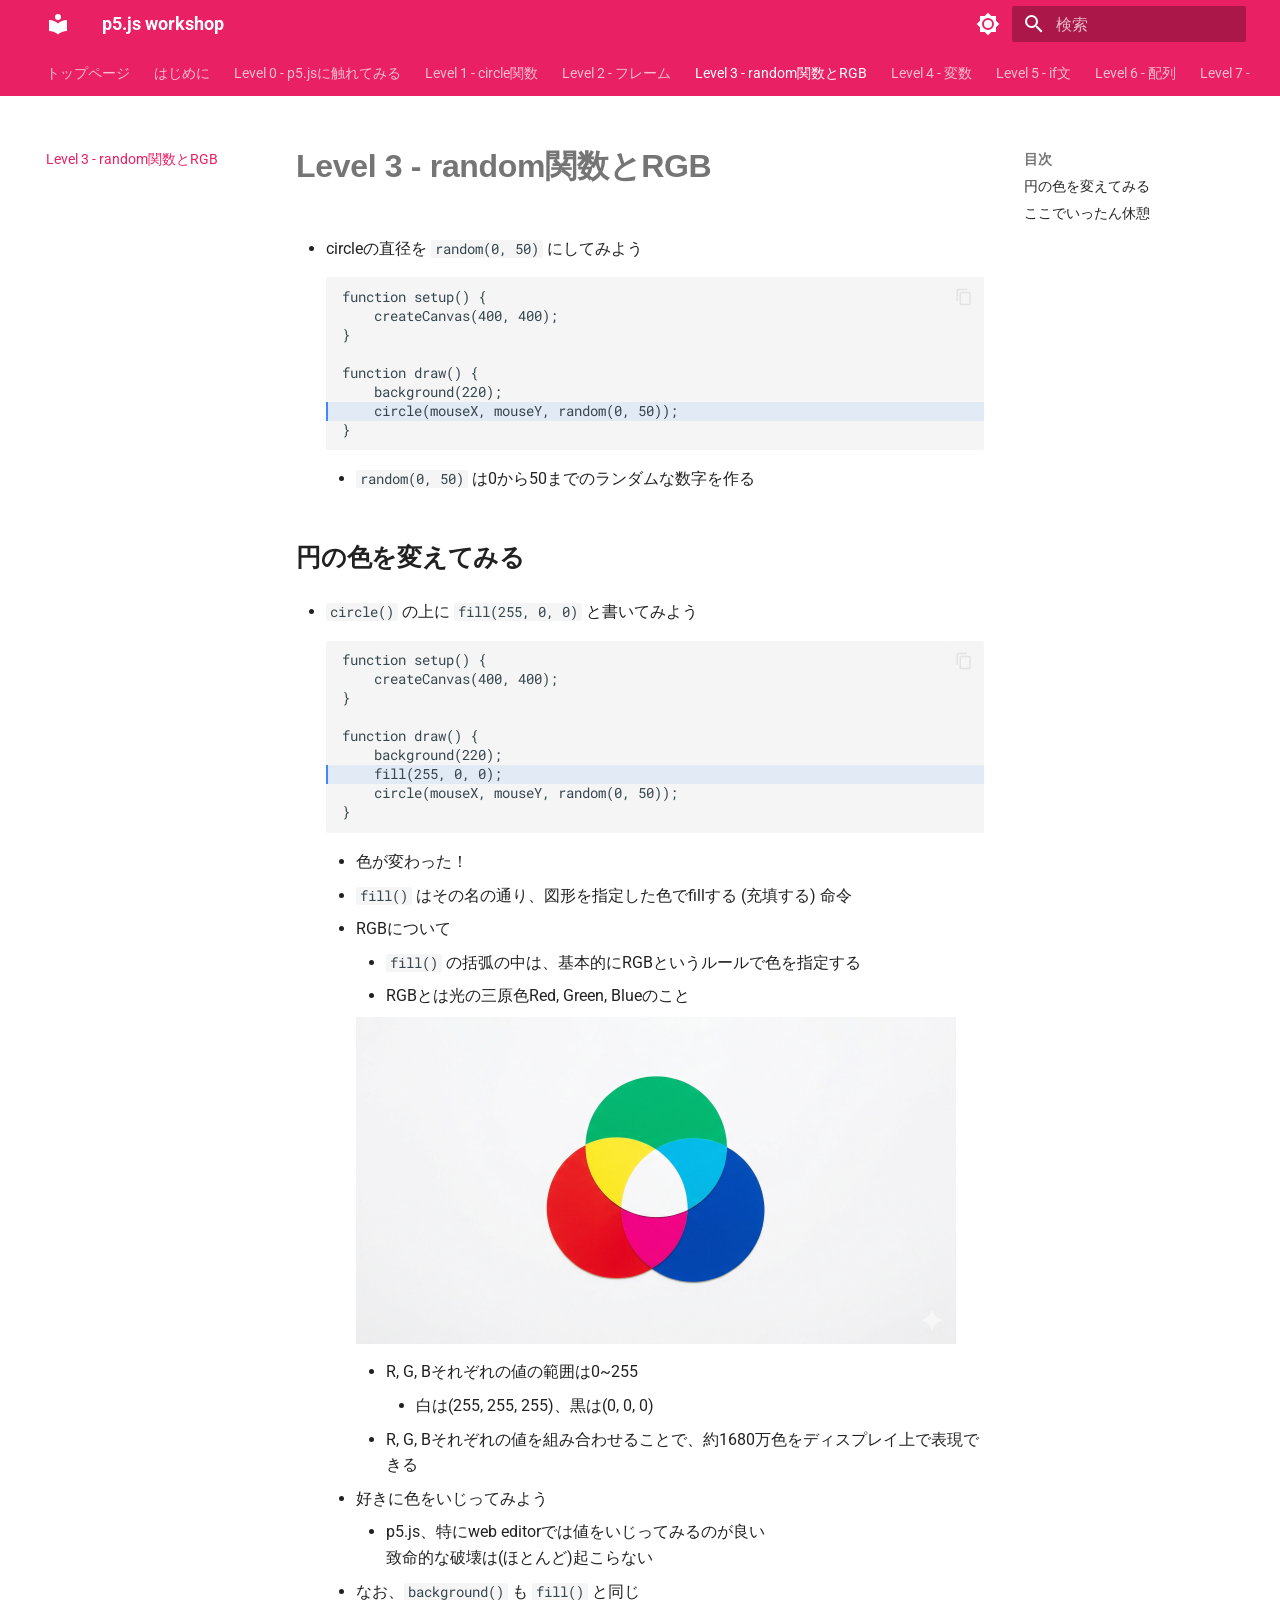
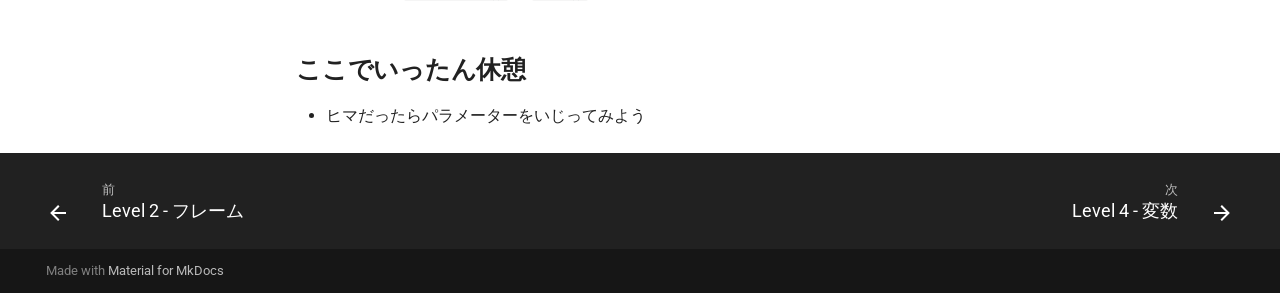
<file: level_3/index.html>
<!doctype html>
<html lang="ja" class="no-js">
  <head>
    
      <meta charset="utf-8">
      <meta name="viewport" content="width=device-width,initial-scale=1">
      
      
      
      
        <link rel="prev" href="../level_2/">
      
      
        <link rel="next" href="../level_4/">
      
      
        
      
      
      <link rel="icon" href="../assets/favicon.ico">
      <meta name="generator" content="mkdocs-1.6.1, mkdocs-material-9.7.6">
    
    
      
        <title>Level 3 - random関数とRGB - p5.js workshop</title>
      
    
    
      <link rel="stylesheet" href="../assets/stylesheets/main.484c7ddc.min.css">
      
        
        <link rel="stylesheet" href="../assets/stylesheets/palette.ab4e12ef.min.css">
      
      


    
    
      
    
    
      
        
        
        <link rel="preconnect" href="https://fonts.gstatic.com" crossorigin>
        <link rel="stylesheet" href="https://fonts.googleapis.com/css?family=Roboto:300,300i,400,400i,700,700i%7CRoboto+Mono:400,400i,700,700i&display=fallback">
        <style>:root{--md-text-font:"Roboto";--md-code-font:"Roboto Mono"}</style>
      
    
    
      <link rel="stylesheet" href="../stylesheets/custom.css">
    
    <script>__md_scope=new URL("..",location),__md_hash=e=>[...e].reduce(((e,_)=>(e<<5)-e+_.charCodeAt(0)),0),__md_get=(e,_=localStorage,t=__md_scope)=>JSON.parse(_.getItem(t.pathname+"."+e)),__md_set=(e,_,t=localStorage,a=__md_scope)=>{try{t.setItem(a.pathname+"."+e,JSON.stringify(_))}catch(e){}}</script>
    
      

    
    
  </head>
  
  
    
    
      
    
    
    
    
    <body dir="ltr" data-md-color-scheme="default" data-md-color-primary="pink" data-md-color-accent="pink">
  
    
    <input class="md-toggle" data-md-toggle="drawer" type="checkbox" id="__drawer" autocomplete="off">
    <input class="md-toggle" data-md-toggle="search" type="checkbox" id="__search" autocomplete="off">
    <label class="md-overlay" for="__drawer"></label>
    <div data-md-component="skip">
      
        
        <a href="#level-3-randomrgb" class="md-skip">
          コンテンツにスキップ
        </a>
      
    </div>
    <div data-md-component="announce">
      
    </div>
    
    
      

<header class="md-header" data-md-component="header">
  <nav class="md-header__inner md-grid" aria-label="ヘッダー">
    <a href=".." title="p5.js workshop" class="md-header__button md-logo" aria-label="p5.js workshop" data-md-component="logo">
      
  
  <svg xmlns="http://www.w3.org/2000/svg" viewBox="0 0 24 24"><path d="M12 8a3 3 0 0 0 3-3 3 3 0 0 0-3-3 3 3 0 0 0-3 3 3 3 0 0 0 3 3m0 3.54C9.64 9.35 6.5 8 3 8v11c3.5 0 6.64 1.35 9 3.54 2.36-2.19 5.5-3.54 9-3.54V8c-3.5 0-6.64 1.35-9 3.54"/></svg>

    </a>
    <label class="md-header__button md-icon" for="__drawer">
      
      <svg xmlns="http://www.w3.org/2000/svg" viewBox="0 0 24 24"><path d="M3 6h18v2H3zm0 5h18v2H3zm0 5h18v2H3z"/></svg>
    </label>
    <div class="md-header__title" data-md-component="header-title">
      <div class="md-header__ellipsis">
        <div class="md-header__topic">
          <span class="md-ellipsis">
            p5.js workshop
          </span>
        </div>
        <div class="md-header__topic" data-md-component="header-topic">
          <span class="md-ellipsis">
            
              Level 3 - random関数とRGB
            
          </span>
        </div>
      </div>
    </div>
    
      
        <form class="md-header__option" data-md-component="palette">
  
    
    
    
    <input class="md-option" data-md-color-media="(prefers-color-scheme: light)" data-md-color-scheme="default" data-md-color-primary="pink" data-md-color-accent="pink"  aria-label="ダークモードに切り替え"  type="radio" name="__palette" id="__palette_0">
    
      <label class="md-header__button md-icon" title="ダークモードに切り替え" for="__palette_1" hidden>
        <svg xmlns="http://www.w3.org/2000/svg" viewBox="0 0 24 24"><path d="M12 8a4 4 0 0 0-4 4 4 4 0 0 0 4 4 4 4 0 0 0 4-4 4 4 0 0 0-4-4m0 10a6 6 0 0 1-6-6 6 6 0 0 1 6-6 6 6 0 0 1 6 6 6 6 0 0 1-6 6m8-9.31V4h-4.69L12 .69 8.69 4H4v4.69L.69 12 4 15.31V20h4.69L12 23.31 15.31 20H20v-4.69L23.31 12z"/></svg>
      </label>
    
  
    
    
    
    <input class="md-option" data-md-color-media="(prefers-color-scheme: dark)" data-md-color-scheme="slate" data-md-color-primary="pink" data-md-color-accent="pink"  aria-label="ライトモードに切り替え"  type="radio" name="__palette" id="__palette_1">
    
      <label class="md-header__button md-icon" title="ライトモードに切り替え" for="__palette_0" hidden>
        <svg xmlns="http://www.w3.org/2000/svg" viewBox="0 0 24 24"><path d="M12 18c-.89 0-1.74-.2-2.5-.55C11.56 16.5 13 14.42 13 12s-1.44-4.5-3.5-5.45C10.26 6.2 11.11 6 12 6a6 6 0 0 1 6 6 6 6 0 0 1-6 6m8-9.31V4h-4.69L12 .69 8.69 4H4v4.69L.69 12 4 15.31V20h4.69L12 23.31 15.31 20H20v-4.69L23.31 12z"/></svg>
      </label>
    
  
</form>
      
    
    
      <script>var palette=__md_get("__palette");if(palette&&palette.color){if("(prefers-color-scheme)"===palette.color.media){var media=matchMedia("(prefers-color-scheme: light)"),input=document.querySelector(media.matches?"[data-md-color-media='(prefers-color-scheme: light)']":"[data-md-color-media='(prefers-color-scheme: dark)']");palette.color.media=input.getAttribute("data-md-color-media"),palette.color.scheme=input.getAttribute("data-md-color-scheme"),palette.color.primary=input.getAttribute("data-md-color-primary"),palette.color.accent=input.getAttribute("data-md-color-accent")}for(var[key,value]of Object.entries(palette.color))document.body.setAttribute("data-md-color-"+key,value)}</script>
    
    
    
      
      
        <label class="md-header__button md-icon" for="__search">
          
          <svg xmlns="http://www.w3.org/2000/svg" viewBox="0 0 24 24"><path d="M9.5 3A6.5 6.5 0 0 1 16 9.5c0 1.61-.59 3.09-1.56 4.23l.27.27h.79l5 5-1.5 1.5-5-5v-.79l-.27-.27A6.52 6.52 0 0 1 9.5 16 6.5 6.5 0 0 1 3 9.5 6.5 6.5 0 0 1 9.5 3m0 2C7 5 5 7 5 9.5S7 14 9.5 14 14 12 14 9.5 12 5 9.5 5"/></svg>
        </label>
        <div class="md-search" data-md-component="search" role="dialog">
  <label class="md-search__overlay" for="__search"></label>
  <div class="md-search__inner" role="search">
    <form class="md-search__form" name="search">
      <input type="text" class="md-search__input" name="query" aria-label="検索" placeholder="検索" autocapitalize="off" autocorrect="off" autocomplete="off" spellcheck="false" data-md-component="search-query" required>
      <label class="md-search__icon md-icon" for="__search">
        
        <svg xmlns="http://www.w3.org/2000/svg" viewBox="0 0 24 24"><path d="M9.5 3A6.5 6.5 0 0 1 16 9.5c0 1.61-.59 3.09-1.56 4.23l.27.27h.79l5 5-1.5 1.5-5-5v-.79l-.27-.27A6.52 6.52 0 0 1 9.5 16 6.5 6.5 0 0 1 3 9.5 6.5 6.5 0 0 1 9.5 3m0 2C7 5 5 7 5 9.5S7 14 9.5 14 14 12 14 9.5 12 5 9.5 5"/></svg>
        
        <svg xmlns="http://www.w3.org/2000/svg" viewBox="0 0 24 24"><path d="M20 11v2H8l5.5 5.5-1.42 1.42L4.16 12l7.92-7.92L13.5 5.5 8 11z"/></svg>
      </label>
      <nav class="md-search__options" aria-label="検索">
        
        <button type="reset" class="md-search__icon md-icon" title="クリア" aria-label="クリア" tabindex="-1">
          
          <svg xmlns="http://www.w3.org/2000/svg" viewBox="0 0 24 24"><path d="M19 6.41 17.59 5 12 10.59 6.41 5 5 6.41 10.59 12 5 17.59 6.41 19 12 13.41 17.59 19 19 17.59 13.41 12z"/></svg>
        </button>
      </nav>
      
    </form>
    <div class="md-search__output">
      <div class="md-search__scrollwrap" tabindex="0" data-md-scrollfix>
        <div class="md-search-result" data-md-component="search-result">
          <div class="md-search-result__meta">
            検索を初期化
          </div>
          <ol class="md-search-result__list" role="presentation"></ol>
        </div>
      </div>
    </div>
  </div>
</div>
      
    
    
  </nav>
  
</header>
    
    <div class="md-container" data-md-component="container">
      
      
        
          
            
<nav class="md-tabs" aria-label="タブ" data-md-component="tabs">
  <div class="md-grid">
    <ul class="md-tabs__list">
      
        
  
  
  
  
    <li class="md-tabs__item">
      <a href=".." class="md-tabs__link">
        
  
  
    
  
  トップページ

      </a>
    </li>
  

      
        
  
  
  
  
    <li class="md-tabs__item">
      <a href="../intro/" class="md-tabs__link">
        
  
  
    
  
  はじめに

      </a>
    </li>
  

      
        
  
  
  
  
    <li class="md-tabs__item">
      <a href="../level_0/" class="md-tabs__link">
        
  
  
    
  
  Level 0 - p5.jsに触れてみる

      </a>
    </li>
  

      
        
  
  
  
  
    <li class="md-tabs__item">
      <a href="../level_1/" class="md-tabs__link">
        
  
  
    
  
  Level 1 - circle関数

      </a>
    </li>
  

      
        
  
  
  
  
    <li class="md-tabs__item">
      <a href="../level_2/" class="md-tabs__link">
        
  
  
    
  
  Level 2 - フレーム

      </a>
    </li>
  

      
        
  
  
  
    
  
  
    <li class="md-tabs__item md-tabs__item--active">
      <a href="./" class="md-tabs__link">
        
  
  
    
  
  Level 3 - random関数とRGB

      </a>
    </li>
  

      
        
  
  
  
  
    <li class="md-tabs__item">
      <a href="../level_4/" class="md-tabs__link">
        
  
  
    
  
  Level 4 - 変数

      </a>
    </li>
  

      
        
  
  
  
  
    <li class="md-tabs__item">
      <a href="../level_5/" class="md-tabs__link">
        
  
  
    
  
  Level 5 - if文

      </a>
    </li>
  

      
        
  
  
  
  
    <li class="md-tabs__item">
      <a href="../level_6/" class="md-tabs__link">
        
  
  
    
  
  Level 6 - 配列

      </a>
    </li>
  

      
        
  
  
  
  
    <li class="md-tabs__item">
      <a href="../level_7/" class="md-tabs__link">
        
  
  
    
  
  Level 7 - for文

      </a>
    </li>
  

      
        
  
  
  
  
    <li class="md-tabs__item">
      <a href="../outro/" class="md-tabs__link">
        
  
  
    
  
  おわりに

      </a>
    </li>
  

      
        
  
  
  
  
    <li class="md-tabs__item">
      <a href="../EX/" class="md-tabs__link">
        
  
  
    
  
  EX - 余裕があれば

      </a>
    </li>
  

      
        
  
  
  
  
    <li class="md-tabs__item">
      <a href="../ambiguous/" class="md-tabs__link">
        
  
  
    
  
  おまけ - 間違えやすいところ

      </a>
    </li>
  

      
    </ul>
  </div>
</nav>
          
        
      
      <main class="md-main" data-md-component="main">
        <div class="md-main__inner md-grid">
          
            
              
              <div class="md-sidebar md-sidebar--primary" data-md-component="sidebar" data-md-type="navigation" >
                <div class="md-sidebar__scrollwrap">
                  <div class="md-sidebar__inner">
                    


  


<nav class="md-nav md-nav--primary md-nav--lifted" aria-label="ナビゲーション" data-md-level="0">
  <label class="md-nav__title" for="__drawer">
    <a href=".." title="p5.js workshop" class="md-nav__button md-logo" aria-label="p5.js workshop" data-md-component="logo">
      
  
  <svg xmlns="http://www.w3.org/2000/svg" viewBox="0 0 24 24"><path d="M12 8a3 3 0 0 0 3-3 3 3 0 0 0-3-3 3 3 0 0 0-3 3 3 3 0 0 0 3 3m0 3.54C9.64 9.35 6.5 8 3 8v11c3.5 0 6.64 1.35 9 3.54 2.36-2.19 5.5-3.54 9-3.54V8c-3.5 0-6.64 1.35-9 3.54"/></svg>

    </a>
    p5.js workshop
  </label>
  
  <ul class="md-nav__list" data-md-scrollfix>
    
      
      
  
  
  
  
    <li class="md-nav__item">
      <a href=".." class="md-nav__link">
        
  
  
  <span class="md-ellipsis">
    
  
    トップページ
  

    
  </span>
  
  

      </a>
    </li>
  

    
      
      
  
  
  
  
    <li class="md-nav__item">
      <a href="../intro/" class="md-nav__link">
        
  
  
  <span class="md-ellipsis">
    
  
    はじめに
  

    
  </span>
  
  

      </a>
    </li>
  

    
      
      
  
  
  
  
    <li class="md-nav__item">
      <a href="../level_0/" class="md-nav__link">
        
  
  
  <span class="md-ellipsis">
    
  
    Level 0 - p5.jsに触れてみる
  

    
  </span>
  
  

      </a>
    </li>
  

    
      
      
  
  
  
  
    <li class="md-nav__item">
      <a href="../level_1/" class="md-nav__link">
        
  
  
  <span class="md-ellipsis">
    
  
    Level 1 - circle関数
  

    
  </span>
  
  

      </a>
    </li>
  

    
      
      
  
  
  
  
    <li class="md-nav__item">
      <a href="../level_2/" class="md-nav__link">
        
  
  
  <span class="md-ellipsis">
    
  
    Level 2 - フレーム
  

    
  </span>
  
  

      </a>
    </li>
  

    
      
      
  
  
    
  
  
  
    <li class="md-nav__item md-nav__item--active">
      
      <input class="md-nav__toggle md-toggle" type="checkbox" id="__toc">
      
      
        
      
      
        <label class="md-nav__link md-nav__link--active" for="__toc">
          
  
  
  <span class="md-ellipsis">
    
  
    Level 3 - random関数とRGB
  

    
  </span>
  
  

          <span class="md-nav__icon md-icon"></span>
        </label>
      
      <a href="./" class="md-nav__link md-nav__link--active">
        
  
  
  <span class="md-ellipsis">
    
  
    Level 3 - random関数とRGB
  

    
  </span>
  
  

      </a>
      
        

<nav class="md-nav md-nav--secondary" aria-label="目次">
  
  
  
    
  
  
    <label class="md-nav__title" for="__toc">
      <span class="md-nav__icon md-icon"></span>
      目次
    </label>
    <ul class="md-nav__list" data-md-component="toc" data-md-scrollfix>
      
        <li class="md-nav__item">
  <a href="#_1" class="md-nav__link">
    <span class="md-ellipsis">
      
        円の色を変えてみる
      
    </span>
  </a>
  
</li>
      
        <li class="md-nav__item">
  <a href="#_2" class="md-nav__link">
    <span class="md-ellipsis">
      
        ここでいったん休憩
      
    </span>
  </a>
  
</li>
      
    </ul>
  
</nav>
      
    </li>
  

    
      
      
  
  
  
  
    <li class="md-nav__item">
      <a href="../level_4/" class="md-nav__link">
        
  
  
  <span class="md-ellipsis">
    
  
    Level 4 - 変数
  

    
  </span>
  
  

      </a>
    </li>
  

    
      
      
  
  
  
  
    <li class="md-nav__item">
      <a href="../level_5/" class="md-nav__link">
        
  
  
  <span class="md-ellipsis">
    
  
    Level 5 - if文
  

    
  </span>
  
  

      </a>
    </li>
  

    
      
      
  
  
  
  
    <li class="md-nav__item">
      <a href="../level_6/" class="md-nav__link">
        
  
  
  <span class="md-ellipsis">
    
  
    Level 6 - 配列
  

    
  </span>
  
  

      </a>
    </li>
  

    
      
      
  
  
  
  
    <li class="md-nav__item">
      <a href="../level_7/" class="md-nav__link">
        
  
  
  <span class="md-ellipsis">
    
  
    Level 7 - for文
  

    
  </span>
  
  

      </a>
    </li>
  

    
      
      
  
  
  
  
    <li class="md-nav__item">
      <a href="../outro/" class="md-nav__link">
        
  
  
  <span class="md-ellipsis">
    
  
    おわりに
  

    
  </span>
  
  

      </a>
    </li>
  

    
      
      
  
  
  
  
    <li class="md-nav__item">
      <a href="../EX/" class="md-nav__link">
        
  
  
  <span class="md-ellipsis">
    
  
    EX - 余裕があれば
  

    
  </span>
  
  

      </a>
    </li>
  

    
      
      
  
  
  
  
    <li class="md-nav__item">
      <a href="../ambiguous/" class="md-nav__link">
        
  
  
  <span class="md-ellipsis">
    
  
    おまけ - 間違えやすいところ
  

    
  </span>
  
  

      </a>
    </li>
  

    
  </ul>
</nav>
                  </div>
                </div>
              </div>
            
            
              
              <div class="md-sidebar md-sidebar--secondary" data-md-component="sidebar" data-md-type="toc" >
                <div class="md-sidebar__scrollwrap">
                  <div class="md-sidebar__inner">
                    

<nav class="md-nav md-nav--secondary" aria-label="目次">
  
  
  
    
  
  
    <label class="md-nav__title" for="__toc">
      <span class="md-nav__icon md-icon"></span>
      目次
    </label>
    <ul class="md-nav__list" data-md-component="toc" data-md-scrollfix>
      
        <li class="md-nav__item">
  <a href="#_1" class="md-nav__link">
    <span class="md-ellipsis">
      
        円の色を変えてみる
      
    </span>
  </a>
  
</li>
      
        <li class="md-nav__item">
  <a href="#_2" class="md-nav__link">
    <span class="md-ellipsis">
      
        ここでいったん休憩
      
    </span>
  </a>
  
</li>
      
    </ul>
  
</nav>
                  </div>
                </div>
              </div>
            
          
          
            <div class="md-content" data-md-component="content">
              
              <article class="md-content__inner md-typeset">
                
                  



<h1 id="level-3-randomrgb">Level 3 - random関数とRGB</h1>
<ul>
<li>
<p>circleの直径を <code>random(0, 50)</code> にしてみよう</p>
<div class="highlight"><pre><span></span><code><a id="__codelineno-0-1" name="__codelineno-0-1" href="#__codelineno-0-1"></a>function setup() {
<a id="__codelineno-0-2" name="__codelineno-0-2" href="#__codelineno-0-2"></a>    createCanvas(400, 400);
<a id="__codelineno-0-3" name="__codelineno-0-3" href="#__codelineno-0-3"></a>}
<a id="__codelineno-0-4" name="__codelineno-0-4" href="#__codelineno-0-4"></a>
<a id="__codelineno-0-5" name="__codelineno-0-5" href="#__codelineno-0-5"></a>function draw() {
<a id="__codelineno-0-6" name="__codelineno-0-6" href="#__codelineno-0-6"></a>    background(220);
<a id="__codelineno-0-7" name="__codelineno-0-7" href="#__codelineno-0-7"></a><span class="hll">    circle(mouseX, mouseY, random(0, 50));
</span><a id="__codelineno-0-8" name="__codelineno-0-8" href="#__codelineno-0-8"></a>}
</code></pre></div>
<ul>
<li><code>random(0, 50)</code> は0から50までのランダムな数字を作る</li>
</ul>
</li>
</ul>
<h2 id="_1">円の色を変えてみる</h2>
<ul>
<li>
<p><code>circle()</code> の上に <code>fill(255, 0, 0)</code> と書いてみよう</p>
<div class="highlight"><pre><span></span><code><a id="__codelineno-1-1" name="__codelineno-1-1" href="#__codelineno-1-1"></a>function setup() {
<a id="__codelineno-1-2" name="__codelineno-1-2" href="#__codelineno-1-2"></a>    createCanvas(400, 400);
<a id="__codelineno-1-3" name="__codelineno-1-3" href="#__codelineno-1-3"></a>}
<a id="__codelineno-1-4" name="__codelineno-1-4" href="#__codelineno-1-4"></a>
<a id="__codelineno-1-5" name="__codelineno-1-5" href="#__codelineno-1-5"></a>function draw() {
<a id="__codelineno-1-6" name="__codelineno-1-6" href="#__codelineno-1-6"></a>    background(220);
<a id="__codelineno-1-7" name="__codelineno-1-7" href="#__codelineno-1-7"></a><span class="hll">    fill(255, 0, 0);
</span><a id="__codelineno-1-8" name="__codelineno-1-8" href="#__codelineno-1-8"></a>    circle(mouseX, mouseY, random(0, 50));
<a id="__codelineno-1-9" name="__codelineno-1-9" href="#__codelineno-1-9"></a>}
</code></pre></div>
<ul>
<li>色が変わった！</li>
<li><code>fill()</code> はその名の通り、図形を指定した色でfillする (充填する) 命令</li>
<li>
<p>RGBについて</p>
<ul>
<li><code>fill()</code> の括弧の中は、基本的にRGBというルールで色を指定する</li>
<li>RGBとは光の三原色Red, Green, Blueのこと</li>
</ul>
<p><img alt="RGBのイメージ" src="../images/RGB.png" /></p>
<ul>
<li>R, G, Bそれぞれの値の範囲は0~255<ul>
<li>白は(255, 255, 255)、黒は(0, 0, 0)</li>
</ul>
</li>
<li>R, G, Bそれぞれの値を組み合わせることで、約1680万色をディスプレイ上で表現できる</li>
</ul>
</li>
<li>
<p>好きに色をいじってみよう</p>
<ul>
<li>p5.js、特にweb editorでは値をいじってみるのが良い<br />
致命的な破壊は(ほとんど)起こらない</li>
</ul>
</li>
<li>なお、<code>background()</code> も <code>fill()</code> と同じ</li>
</ul>
</li>
</ul>
<h2 id="_2">ここでいったん休憩</h2>
<ul>
<li>ヒマだったらパラメーターをいじってみよう</li>
</ul>












                
              </article>
            </div>
          
          
<script>var target=document.getElementById(location.hash.slice(1));target&&target.name&&(target.checked=target.name.startsWith("__tabbed_"))</script>
        </div>
        
          <button type="button" class="md-top md-icon" data-md-component="top" hidden>
  
  <svg xmlns="http://www.w3.org/2000/svg" viewBox="0 0 24 24"><path d="M13 20h-2V8l-5.5 5.5-1.42-1.42L12 4.16l7.92 7.92-1.42 1.42L13 8z"/></svg>
  ページトップへ戻る
</button>
        
      </main>
      
        <footer class="md-footer">
  
    
      
      <nav class="md-footer__inner md-grid" aria-label="フッター" >
        
          
          <a href="../level_2/" class="md-footer__link md-footer__link--prev" aria-label="前: Level 2 - フレーム">
            <div class="md-footer__button md-icon">
              
              <svg xmlns="http://www.w3.org/2000/svg" viewBox="0 0 24 24"><path d="M20 11v2H8l5.5 5.5-1.42 1.42L4.16 12l7.92-7.92L13.5 5.5 8 11z"/></svg>
            </div>
            <div class="md-footer__title">
              <span class="md-footer__direction">
                前
              </span>
              <div class="md-ellipsis">
                Level 2 - フレーム
              </div>
            </div>
          </a>
        
        
          
          <a href="../level_4/" class="md-footer__link md-footer__link--next" aria-label="次: Level 4 - 変数">
            <div class="md-footer__title">
              <span class="md-footer__direction">
                次
              </span>
              <div class="md-ellipsis">
                Level 4 - 変数
              </div>
            </div>
            <div class="md-footer__button md-icon">
              
              <svg xmlns="http://www.w3.org/2000/svg" viewBox="0 0 24 24"><path d="M4 11v2h12l-5.5 5.5 1.42 1.42L19.84 12l-7.92-7.92L10.5 5.5 16 11z"/></svg>
            </div>
          </a>
        
      </nav>
    
  
  <div class="md-footer-meta md-typeset">
    <div class="md-footer-meta__inner md-grid">
      <div class="md-copyright">
  
  
    Made with
    <a href="https://squidfunk.github.io/mkdocs-material/" target="_blank" rel="noopener">
      Material for MkDocs
    </a>
  
</div>
      
    </div>
  </div>
</footer>
      
    </div>
    <div class="md-dialog" data-md-component="dialog">
      <div class="md-dialog__inner md-typeset"></div>
    </div>
    
    
    
      
      
      <script id="__config" type="application/json">{"annotate": null, "base": "..", "features": ["navigation.instant", "navigation.tracking", "navigation.tabs", "content.code.copy", "navigation.footer", "navigation.top"], "search": "../assets/javascripts/workers/search.2c215733.min.js", "tags": null, "translations": {"clipboard.copied": "\u30b3\u30d4\u30fc\u3057\u307e\u3057\u305f", "clipboard.copy": "\u30af\u30ea\u30c3\u30d7\u30dc\u30fc\u30c9\u3078\u30b3\u30d4\u30fc", "search.result.more.one": "\u3053\u306e\u30da\u30fc\u30b8\u5185\u306b\u3082\u30461\u4ef6\u898b\u3064\u304b\u308a\u307e\u3057\u305f", "search.result.more.other": "\u3053\u306e\u30da\u30fc\u30b8\u5185\u306b\u3042\u3068#\u4ef6\u898b\u3064\u304b\u308a\u307e\u3057\u305f", "search.result.none": "\u4f55\u3082\u898b\u3064\u304b\u308a\u307e\u305b\u3093\u3067\u3057\u305f", "search.result.one": "1\u4ef6\u898b\u3064\u304b\u308a\u307e\u3057\u305f", "search.result.other": "#\u4ef6\u898b\u3064\u304b\u308a\u307e\u3057\u305f", "search.result.placeholder": "\u691c\u7d22\u30ad\u30fc\u30ef\u30fc\u30c9\u3092\u5165\u529b\u3057\u3066\u304f\u3060\u3055\u3044", "search.result.term.missing": "\u691c\u7d22\u306b\u542b\u307e\u308c\u306a\u3044", "select.version": "\u30d0\u30fc\u30b8\u30e7\u30f3\u5207\u308a\u66ff\u3048"}, "version": null}</script>
    
    
      <script src="../assets/javascripts/bundle.79ae519e.min.js"></script>
      
    
  </body>
</html>
</file>
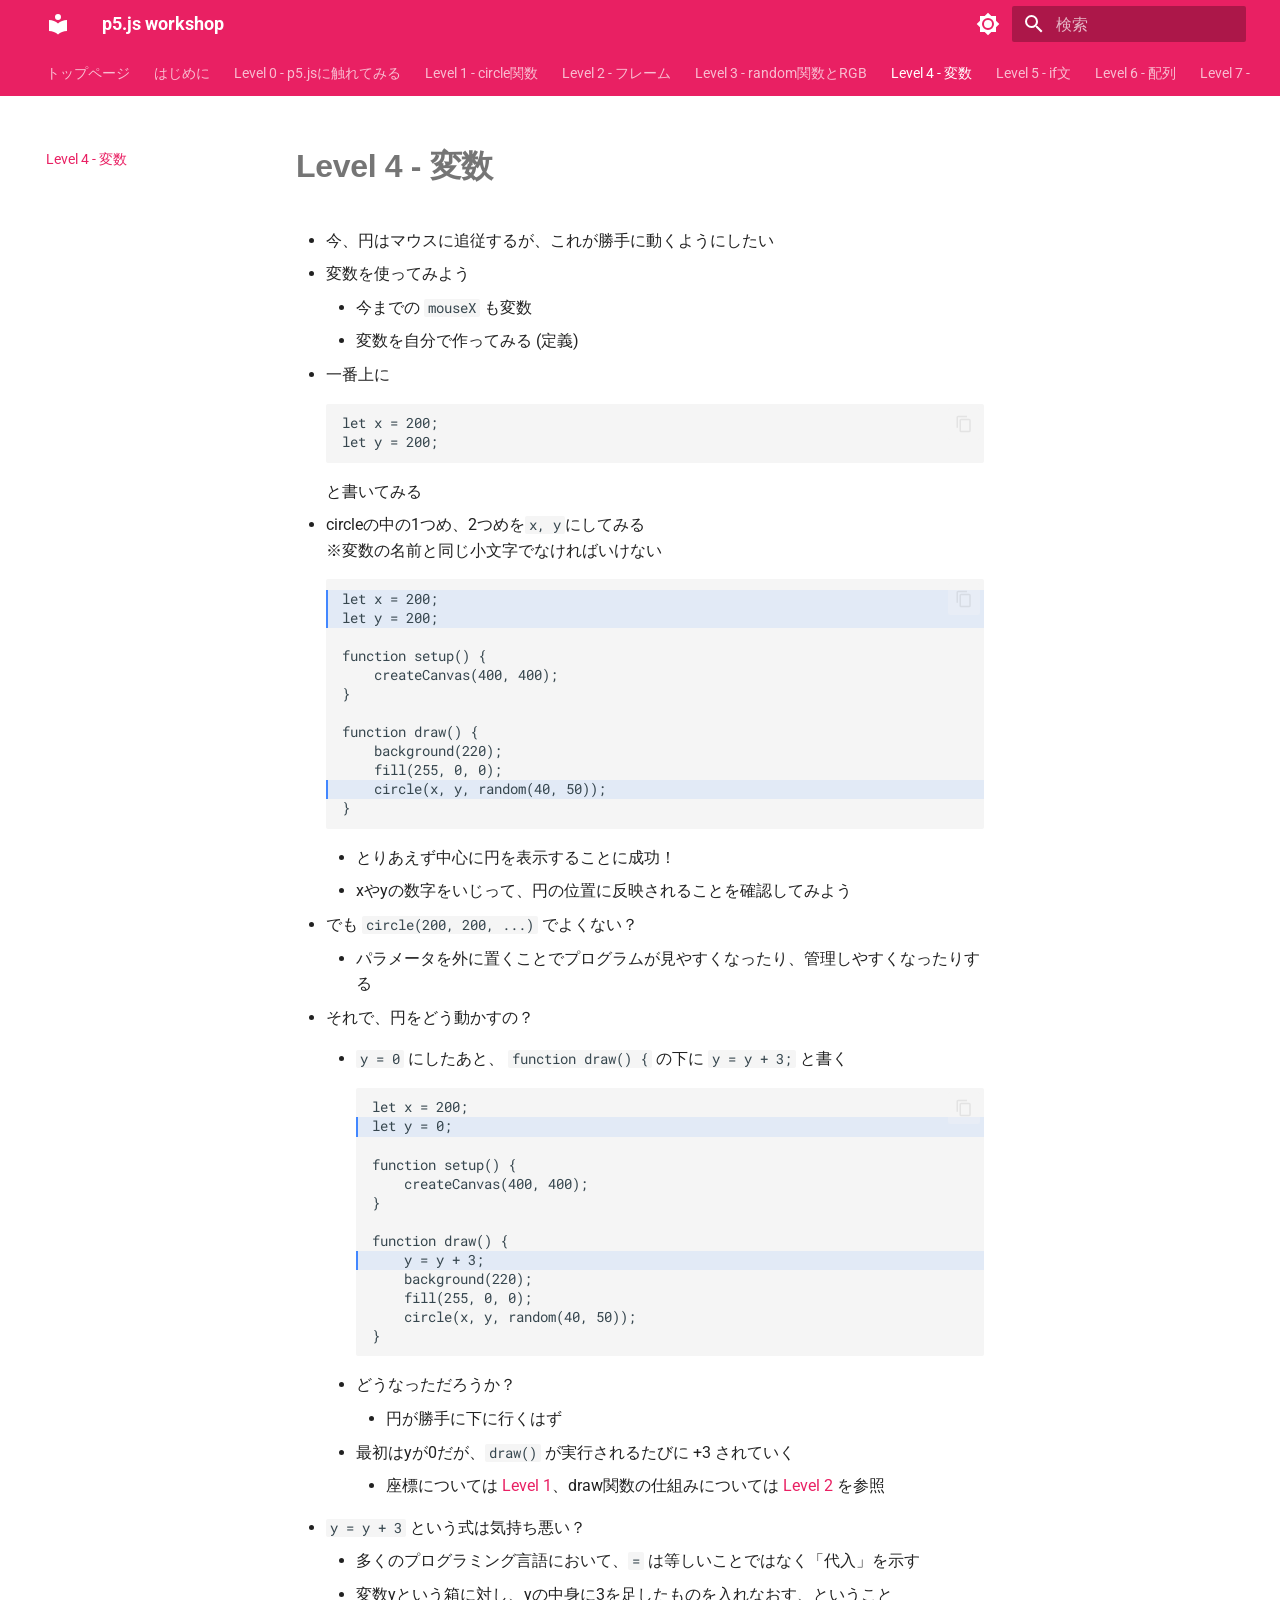
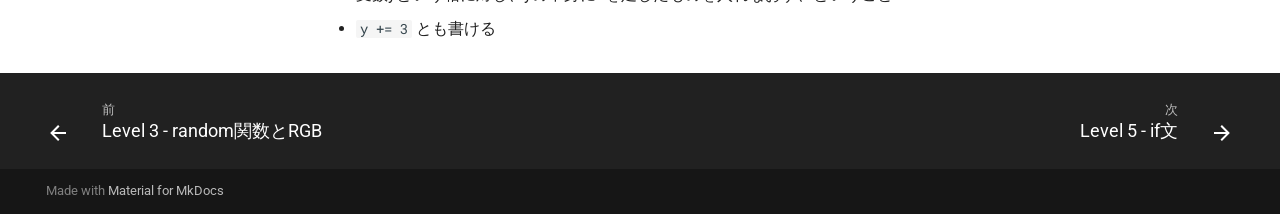
<file: level_4/index.html>
<!doctype html>
<html lang="ja" class="no-js">
  <head>
    
      <meta charset="utf-8">
      <meta name="viewport" content="width=device-width,initial-scale=1">
      
      
      
      
        <link rel="prev" href="../level_3/">
      
      
        <link rel="next" href="../level_5/">
      
      
        
      
      
      <link rel="icon" href="../assets/favicon.ico">
      <meta name="generator" content="mkdocs-1.6.1, mkdocs-material-9.7.6">
    
    
      
        <title>Level 4 - 変数 - p5.js workshop</title>
      
    
    
      <link rel="stylesheet" href="../assets/stylesheets/main.484c7ddc.min.css">
      
        
        <link rel="stylesheet" href="../assets/stylesheets/palette.ab4e12ef.min.css">
      
      


    
    
      
    
    
      
        
        
        <link rel="preconnect" href="https://fonts.gstatic.com" crossorigin>
        <link rel="stylesheet" href="https://fonts.googleapis.com/css?family=Roboto:300,300i,400,400i,700,700i%7CRoboto+Mono:400,400i,700,700i&display=fallback">
        <style>:root{--md-text-font:"Roboto";--md-code-font:"Roboto Mono"}</style>
      
    
    
      <link rel="stylesheet" href="../stylesheets/custom.css">
    
    <script>__md_scope=new URL("..",location),__md_hash=e=>[...e].reduce(((e,_)=>(e<<5)-e+_.charCodeAt(0)),0),__md_get=(e,_=localStorage,t=__md_scope)=>JSON.parse(_.getItem(t.pathname+"."+e)),__md_set=(e,_,t=localStorage,a=__md_scope)=>{try{t.setItem(a.pathname+"."+e,JSON.stringify(_))}catch(e){}}</script>
    
      

    
    
  </head>
  
  
    
    
      
    
    
    
    
    <body dir="ltr" data-md-color-scheme="default" data-md-color-primary="pink" data-md-color-accent="pink">
  
    
    <input class="md-toggle" data-md-toggle="drawer" type="checkbox" id="__drawer" autocomplete="off">
    <input class="md-toggle" data-md-toggle="search" type="checkbox" id="__search" autocomplete="off">
    <label class="md-overlay" for="__drawer"></label>
    <div data-md-component="skip">
      
        
        <a href="#level-4-" class="md-skip">
          コンテンツにスキップ
        </a>
      
    </div>
    <div data-md-component="announce">
      
    </div>
    
    
      

<header class="md-header" data-md-component="header">
  <nav class="md-header__inner md-grid" aria-label="ヘッダー">
    <a href=".." title="p5.js workshop" class="md-header__button md-logo" aria-label="p5.js workshop" data-md-component="logo">
      
  
  <svg xmlns="http://www.w3.org/2000/svg" viewBox="0 0 24 24"><path d="M12 8a3 3 0 0 0 3-3 3 3 0 0 0-3-3 3 3 0 0 0-3 3 3 3 0 0 0 3 3m0 3.54C9.64 9.35 6.5 8 3 8v11c3.5 0 6.64 1.35 9 3.54 2.36-2.19 5.5-3.54 9-3.54V8c-3.5 0-6.64 1.35-9 3.54"/></svg>

    </a>
    <label class="md-header__button md-icon" for="__drawer">
      
      <svg xmlns="http://www.w3.org/2000/svg" viewBox="0 0 24 24"><path d="M3 6h18v2H3zm0 5h18v2H3zm0 5h18v2H3z"/></svg>
    </label>
    <div class="md-header__title" data-md-component="header-title">
      <div class="md-header__ellipsis">
        <div class="md-header__topic">
          <span class="md-ellipsis">
            p5.js workshop
          </span>
        </div>
        <div class="md-header__topic" data-md-component="header-topic">
          <span class="md-ellipsis">
            
              Level 4 - 変数
            
          </span>
        </div>
      </div>
    </div>
    
      
        <form class="md-header__option" data-md-component="palette">
  
    
    
    
    <input class="md-option" data-md-color-media="(prefers-color-scheme: light)" data-md-color-scheme="default" data-md-color-primary="pink" data-md-color-accent="pink"  aria-label="ダークモードに切り替え"  type="radio" name="__palette" id="__palette_0">
    
      <label class="md-header__button md-icon" title="ダークモードに切り替え" for="__palette_1" hidden>
        <svg xmlns="http://www.w3.org/2000/svg" viewBox="0 0 24 24"><path d="M12 8a4 4 0 0 0-4 4 4 4 0 0 0 4 4 4 4 0 0 0 4-4 4 4 0 0 0-4-4m0 10a6 6 0 0 1-6-6 6 6 0 0 1 6-6 6 6 0 0 1 6 6 6 6 0 0 1-6 6m8-9.31V4h-4.69L12 .69 8.69 4H4v4.69L.69 12 4 15.31V20h4.69L12 23.31 15.31 20H20v-4.69L23.31 12z"/></svg>
      </label>
    
  
    
    
    
    <input class="md-option" data-md-color-media="(prefers-color-scheme: dark)" data-md-color-scheme="slate" data-md-color-primary="pink" data-md-color-accent="pink"  aria-label="ライトモードに切り替え"  type="radio" name="__palette" id="__palette_1">
    
      <label class="md-header__button md-icon" title="ライトモードに切り替え" for="__palette_0" hidden>
        <svg xmlns="http://www.w3.org/2000/svg" viewBox="0 0 24 24"><path d="M12 18c-.89 0-1.74-.2-2.5-.55C11.56 16.5 13 14.42 13 12s-1.44-4.5-3.5-5.45C10.26 6.2 11.11 6 12 6a6 6 0 0 1 6 6 6 6 0 0 1-6 6m8-9.31V4h-4.69L12 .69 8.69 4H4v4.69L.69 12 4 15.31V20h4.69L12 23.31 15.31 20H20v-4.69L23.31 12z"/></svg>
      </label>
    
  
</form>
      
    
    
      <script>var palette=__md_get("__palette");if(palette&&palette.color){if("(prefers-color-scheme)"===palette.color.media){var media=matchMedia("(prefers-color-scheme: light)"),input=document.querySelector(media.matches?"[data-md-color-media='(prefers-color-scheme: light)']":"[data-md-color-media='(prefers-color-scheme: dark)']");palette.color.media=input.getAttribute("data-md-color-media"),palette.color.scheme=input.getAttribute("data-md-color-scheme"),palette.color.primary=input.getAttribute("data-md-color-primary"),palette.color.accent=input.getAttribute("data-md-color-accent")}for(var[key,value]of Object.entries(palette.color))document.body.setAttribute("data-md-color-"+key,value)}</script>
    
    
    
      
      
        <label class="md-header__button md-icon" for="__search">
          
          <svg xmlns="http://www.w3.org/2000/svg" viewBox="0 0 24 24"><path d="M9.5 3A6.5 6.5 0 0 1 16 9.5c0 1.61-.59 3.09-1.56 4.23l.27.27h.79l5 5-1.5 1.5-5-5v-.79l-.27-.27A6.52 6.52 0 0 1 9.5 16 6.5 6.5 0 0 1 3 9.5 6.5 6.5 0 0 1 9.5 3m0 2C7 5 5 7 5 9.5S7 14 9.5 14 14 12 14 9.5 12 5 9.5 5"/></svg>
        </label>
        <div class="md-search" data-md-component="search" role="dialog">
  <label class="md-search__overlay" for="__search"></label>
  <div class="md-search__inner" role="search">
    <form class="md-search__form" name="search">
      <input type="text" class="md-search__input" name="query" aria-label="検索" placeholder="検索" autocapitalize="off" autocorrect="off" autocomplete="off" spellcheck="false" data-md-component="search-query" required>
      <label class="md-search__icon md-icon" for="__search">
        
        <svg xmlns="http://www.w3.org/2000/svg" viewBox="0 0 24 24"><path d="M9.5 3A6.5 6.5 0 0 1 16 9.5c0 1.61-.59 3.09-1.56 4.23l.27.27h.79l5 5-1.5 1.5-5-5v-.79l-.27-.27A6.52 6.52 0 0 1 9.5 16 6.5 6.5 0 0 1 3 9.5 6.5 6.5 0 0 1 9.5 3m0 2C7 5 5 7 5 9.5S7 14 9.5 14 14 12 14 9.5 12 5 9.5 5"/></svg>
        
        <svg xmlns="http://www.w3.org/2000/svg" viewBox="0 0 24 24"><path d="M20 11v2H8l5.5 5.5-1.42 1.42L4.16 12l7.92-7.92L13.5 5.5 8 11z"/></svg>
      </label>
      <nav class="md-search__options" aria-label="検索">
        
        <button type="reset" class="md-search__icon md-icon" title="クリア" aria-label="クリア" tabindex="-1">
          
          <svg xmlns="http://www.w3.org/2000/svg" viewBox="0 0 24 24"><path d="M19 6.41 17.59 5 12 10.59 6.41 5 5 6.41 10.59 12 5 17.59 6.41 19 12 13.41 17.59 19 19 17.59 13.41 12z"/></svg>
        </button>
      </nav>
      
    </form>
    <div class="md-search__output">
      <div class="md-search__scrollwrap" tabindex="0" data-md-scrollfix>
        <div class="md-search-result" data-md-component="search-result">
          <div class="md-search-result__meta">
            検索を初期化
          </div>
          <ol class="md-search-result__list" role="presentation"></ol>
        </div>
      </div>
    </div>
  </div>
</div>
      
    
    
  </nav>
  
</header>
    
    <div class="md-container" data-md-component="container">
      
      
        
          
            
<nav class="md-tabs" aria-label="タブ" data-md-component="tabs">
  <div class="md-grid">
    <ul class="md-tabs__list">
      
        
  
  
  
  
    <li class="md-tabs__item">
      <a href=".." class="md-tabs__link">
        
  
  
    
  
  トップページ

      </a>
    </li>
  

      
        
  
  
  
  
    <li class="md-tabs__item">
      <a href="../intro/" class="md-tabs__link">
        
  
  
    
  
  はじめに

      </a>
    </li>
  

      
        
  
  
  
  
    <li class="md-tabs__item">
      <a href="../level_0/" class="md-tabs__link">
        
  
  
    
  
  Level 0 - p5.jsに触れてみる

      </a>
    </li>
  

      
        
  
  
  
  
    <li class="md-tabs__item">
      <a href="../level_1/" class="md-tabs__link">
        
  
  
    
  
  Level 1 - circle関数

      </a>
    </li>
  

      
        
  
  
  
  
    <li class="md-tabs__item">
      <a href="../level_2/" class="md-tabs__link">
        
  
  
    
  
  Level 2 - フレーム

      </a>
    </li>
  

      
        
  
  
  
  
    <li class="md-tabs__item">
      <a href="../level_3/" class="md-tabs__link">
        
  
  
    
  
  Level 3 - random関数とRGB

      </a>
    </li>
  

      
        
  
  
  
    
  
  
    <li class="md-tabs__item md-tabs__item--active">
      <a href="./" class="md-tabs__link">
        
  
  
    
  
  Level 4 - 変数

      </a>
    </li>
  

      
        
  
  
  
  
    <li class="md-tabs__item">
      <a href="../level_5/" class="md-tabs__link">
        
  
  
    
  
  Level 5 - if文

      </a>
    </li>
  

      
        
  
  
  
  
    <li class="md-tabs__item">
      <a href="../level_6/" class="md-tabs__link">
        
  
  
    
  
  Level 6 - 配列

      </a>
    </li>
  

      
        
  
  
  
  
    <li class="md-tabs__item">
      <a href="../level_7/" class="md-tabs__link">
        
  
  
    
  
  Level 7 - for文

      </a>
    </li>
  

      
        
  
  
  
  
    <li class="md-tabs__item">
      <a href="../outro/" class="md-tabs__link">
        
  
  
    
  
  おわりに

      </a>
    </li>
  

      
        
  
  
  
  
    <li class="md-tabs__item">
      <a href="../EX/" class="md-tabs__link">
        
  
  
    
  
  EX - 余裕があれば

      </a>
    </li>
  

      
        
  
  
  
  
    <li class="md-tabs__item">
      <a href="../ambiguous/" class="md-tabs__link">
        
  
  
    
  
  おまけ - 間違えやすいところ

      </a>
    </li>
  

      
    </ul>
  </div>
</nav>
          
        
      
      <main class="md-main" data-md-component="main">
        <div class="md-main__inner md-grid">
          
            
              
              <div class="md-sidebar md-sidebar--primary" data-md-component="sidebar" data-md-type="navigation" >
                <div class="md-sidebar__scrollwrap">
                  <div class="md-sidebar__inner">
                    


  


<nav class="md-nav md-nav--primary md-nav--lifted" aria-label="ナビゲーション" data-md-level="0">
  <label class="md-nav__title" for="__drawer">
    <a href=".." title="p5.js workshop" class="md-nav__button md-logo" aria-label="p5.js workshop" data-md-component="logo">
      
  
  <svg xmlns="http://www.w3.org/2000/svg" viewBox="0 0 24 24"><path d="M12 8a3 3 0 0 0 3-3 3 3 0 0 0-3-3 3 3 0 0 0-3 3 3 3 0 0 0 3 3m0 3.54C9.64 9.35 6.5 8 3 8v11c3.5 0 6.64 1.35 9 3.54 2.36-2.19 5.5-3.54 9-3.54V8c-3.5 0-6.64 1.35-9 3.54"/></svg>

    </a>
    p5.js workshop
  </label>
  
  <ul class="md-nav__list" data-md-scrollfix>
    
      
      
  
  
  
  
    <li class="md-nav__item">
      <a href=".." class="md-nav__link">
        
  
  
  <span class="md-ellipsis">
    
  
    トップページ
  

    
  </span>
  
  

      </a>
    </li>
  

    
      
      
  
  
  
  
    <li class="md-nav__item">
      <a href="../intro/" class="md-nav__link">
        
  
  
  <span class="md-ellipsis">
    
  
    はじめに
  

    
  </span>
  
  

      </a>
    </li>
  

    
      
      
  
  
  
  
    <li class="md-nav__item">
      <a href="../level_0/" class="md-nav__link">
        
  
  
  <span class="md-ellipsis">
    
  
    Level 0 - p5.jsに触れてみる
  

    
  </span>
  
  

      </a>
    </li>
  

    
      
      
  
  
  
  
    <li class="md-nav__item">
      <a href="../level_1/" class="md-nav__link">
        
  
  
  <span class="md-ellipsis">
    
  
    Level 1 - circle関数
  

    
  </span>
  
  

      </a>
    </li>
  

    
      
      
  
  
  
  
    <li class="md-nav__item">
      <a href="../level_2/" class="md-nav__link">
        
  
  
  <span class="md-ellipsis">
    
  
    Level 2 - フレーム
  

    
  </span>
  
  

      </a>
    </li>
  

    
      
      
  
  
  
  
    <li class="md-nav__item">
      <a href="../level_3/" class="md-nav__link">
        
  
  
  <span class="md-ellipsis">
    
  
    Level 3 - random関数とRGB
  

    
  </span>
  
  

      </a>
    </li>
  

    
      
      
  
  
    
  
  
  
    <li class="md-nav__item md-nav__item--active">
      
      <input class="md-nav__toggle md-toggle" type="checkbox" id="__toc">
      
      
        
      
      
      <a href="./" class="md-nav__link md-nav__link--active">
        
  
  
  <span class="md-ellipsis">
    
  
    Level 4 - 変数
  

    
  </span>
  
  

      </a>
      
    </li>
  

    
      
      
  
  
  
  
    <li class="md-nav__item">
      <a href="../level_5/" class="md-nav__link">
        
  
  
  <span class="md-ellipsis">
    
  
    Level 5 - if文
  

    
  </span>
  
  

      </a>
    </li>
  

    
      
      
  
  
  
  
    <li class="md-nav__item">
      <a href="../level_6/" class="md-nav__link">
        
  
  
  <span class="md-ellipsis">
    
  
    Level 6 - 配列
  

    
  </span>
  
  

      </a>
    </li>
  

    
      
      
  
  
  
  
    <li class="md-nav__item">
      <a href="../level_7/" class="md-nav__link">
        
  
  
  <span class="md-ellipsis">
    
  
    Level 7 - for文
  

    
  </span>
  
  

      </a>
    </li>
  

    
      
      
  
  
  
  
    <li class="md-nav__item">
      <a href="../outro/" class="md-nav__link">
        
  
  
  <span class="md-ellipsis">
    
  
    おわりに
  

    
  </span>
  
  

      </a>
    </li>
  

    
      
      
  
  
  
  
    <li class="md-nav__item">
      <a href="../EX/" class="md-nav__link">
        
  
  
  <span class="md-ellipsis">
    
  
    EX - 余裕があれば
  

    
  </span>
  
  

      </a>
    </li>
  

    
      
      
  
  
  
  
    <li class="md-nav__item">
      <a href="../ambiguous/" class="md-nav__link">
        
  
  
  <span class="md-ellipsis">
    
  
    おまけ - 間違えやすいところ
  

    
  </span>
  
  

      </a>
    </li>
  

    
  </ul>
</nav>
                  </div>
                </div>
              </div>
            
            
              
              <div class="md-sidebar md-sidebar--secondary" data-md-component="sidebar" data-md-type="toc" >
                <div class="md-sidebar__scrollwrap">
                  <div class="md-sidebar__inner">
                    

<nav class="md-nav md-nav--secondary" aria-label="目次">
  
  
  
    
  
  
</nav>
                  </div>
                </div>
              </div>
            
          
          
            <div class="md-content" data-md-component="content">
              
              <article class="md-content__inner md-typeset">
                
                  



<h1 id="level-4-">Level 4 - 変数</h1>
<ul>
<li>今、円はマウスに追従するが、これが勝手に動くようにしたい</li>
<li>変数を使ってみよう<ul>
<li>今までの <code>mouseX</code> も変数</li>
<li>変数を自分で作ってみる (定義)</li>
</ul>
</li>
<li>
<p>一番上に</p>
<div class="highlight"><pre><span></span><code><a id="__codelineno-0-1" name="__codelineno-0-1" href="#__codelineno-0-1"></a>let x = 200;
<a id="__codelineno-0-2" name="__codelineno-0-2" href="#__codelineno-0-2"></a>let y = 200;
</code></pre></div>
<p>と書いてみる</p>
</li>
<li>
<p>circleの中の1つめ、2つめを<code>x, y</code>にしてみる<br />
    ※変数の名前と同じ小文字でなければいけない</p>
<div class="highlight"><pre><span></span><code><a id="__codelineno-1-1" name="__codelineno-1-1" href="#__codelineno-1-1"></a><span class="hll">let x = 200;
</span><a id="__codelineno-1-2" name="__codelineno-1-2" href="#__codelineno-1-2"></a><span class="hll">let y = 200;
</span><a id="__codelineno-1-3" name="__codelineno-1-3" href="#__codelineno-1-3"></a>
<a id="__codelineno-1-4" name="__codelineno-1-4" href="#__codelineno-1-4"></a>function setup() {
<a id="__codelineno-1-5" name="__codelineno-1-5" href="#__codelineno-1-5"></a>    createCanvas(400, 400);
<a id="__codelineno-1-6" name="__codelineno-1-6" href="#__codelineno-1-6"></a>}
<a id="__codelineno-1-7" name="__codelineno-1-7" href="#__codelineno-1-7"></a>
<a id="__codelineno-1-8" name="__codelineno-1-8" href="#__codelineno-1-8"></a>function draw() {
<a id="__codelineno-1-9" name="__codelineno-1-9" href="#__codelineno-1-9"></a>    background(220);
<a id="__codelineno-1-10" name="__codelineno-1-10" href="#__codelineno-1-10"></a>    fill(255, 0, 0);
<a id="__codelineno-1-11" name="__codelineno-1-11" href="#__codelineno-1-11"></a><span class="hll">    circle(x, y, random(40, 50));
</span><a id="__codelineno-1-12" name="__codelineno-1-12" href="#__codelineno-1-12"></a>}
</code></pre></div>
<ul>
<li>とりあえず中心に円を表示することに成功！</li>
<li>xやyの数字をいじって、円の位置に反映されることを確認してみよう</li>
</ul>
</li>
<li>
<p>でも <code>circle(200, 200, ...)</code> でよくない？</p>
<ul>
<li>パラメータを外に置くことでプログラムが見やすくなったり、管理しやすくなったりする</li>
</ul>
</li>
<li>
<p>それで、円をどう動かすの？</p>
<ul>
<li>
<p><code>y = 0</code> にしたあと、 <code>function draw() {</code> の下に <code>y = y + 3;</code> と書く</p>
<div class="highlight"><pre><span></span><code><a id="__codelineno-2-1" name="__codelineno-2-1" href="#__codelineno-2-1"></a>let x = 200;
<a id="__codelineno-2-2" name="__codelineno-2-2" href="#__codelineno-2-2"></a><span class="hll">let y = 0;
</span><a id="__codelineno-2-3" name="__codelineno-2-3" href="#__codelineno-2-3"></a>
<a id="__codelineno-2-4" name="__codelineno-2-4" href="#__codelineno-2-4"></a>function setup() {
<a id="__codelineno-2-5" name="__codelineno-2-5" href="#__codelineno-2-5"></a>    createCanvas(400, 400);
<a id="__codelineno-2-6" name="__codelineno-2-6" href="#__codelineno-2-6"></a>}
<a id="__codelineno-2-7" name="__codelineno-2-7" href="#__codelineno-2-7"></a>
<a id="__codelineno-2-8" name="__codelineno-2-8" href="#__codelineno-2-8"></a>function draw() {
<a id="__codelineno-2-9" name="__codelineno-2-9" href="#__codelineno-2-9"></a><span class="hll">    y = y + 3;
</span><a id="__codelineno-2-10" name="__codelineno-2-10" href="#__codelineno-2-10"></a>    background(220);
<a id="__codelineno-2-11" name="__codelineno-2-11" href="#__codelineno-2-11"></a>    fill(255, 0, 0);
<a id="__codelineno-2-12" name="__codelineno-2-12" href="#__codelineno-2-12"></a>    circle(x, y, random(40, 50));
<a id="__codelineno-2-13" name="__codelineno-2-13" href="#__codelineno-2-13"></a>}
</code></pre></div>
</li>
<li>
<p>どうなっただろうか？</p>
<ul>
<li>円が勝手に下に行くはず</li>
</ul>
</li>
<li>最初はyが0だが、<code>draw()</code> が実行されるたびに +3 されていく<ul>
<li>座標については <a href="../level_1/">Level 1</a>、draw関数の仕組みについては <a href="../level_2/">Level 2</a> を参照</li>
</ul>
</li>
</ul>
</li>
<li>
<p><code>y = y + 3</code> という式は気持ち悪い？</p>
<ul>
<li>多くのプログラミング言語において、<code>=</code> は等しいことではなく「代入」を示す</li>
<li>変数yという箱に対し、yの中身に3を足したものを入れなおす、ということ</li>
<li><code>y += 3</code> とも書ける</li>
</ul>
</li>
</ul>












                
              </article>
            </div>
          
          
<script>var target=document.getElementById(location.hash.slice(1));target&&target.name&&(target.checked=target.name.startsWith("__tabbed_"))</script>
        </div>
        
          <button type="button" class="md-top md-icon" data-md-component="top" hidden>
  
  <svg xmlns="http://www.w3.org/2000/svg" viewBox="0 0 24 24"><path d="M13 20h-2V8l-5.5 5.5-1.42-1.42L12 4.16l7.92 7.92-1.42 1.42L13 8z"/></svg>
  ページトップへ戻る
</button>
        
      </main>
      
        <footer class="md-footer">
  
    
      
      <nav class="md-footer__inner md-grid" aria-label="フッター" >
        
          
          <a href="../level_3/" class="md-footer__link md-footer__link--prev" aria-label="前: Level 3 - random関数とRGB">
            <div class="md-footer__button md-icon">
              
              <svg xmlns="http://www.w3.org/2000/svg" viewBox="0 0 24 24"><path d="M20 11v2H8l5.5 5.5-1.42 1.42L4.16 12l7.92-7.92L13.5 5.5 8 11z"/></svg>
            </div>
            <div class="md-footer__title">
              <span class="md-footer__direction">
                前
              </span>
              <div class="md-ellipsis">
                Level 3 - random関数とRGB
              </div>
            </div>
          </a>
        
        
          
          <a href="../level_5/" class="md-footer__link md-footer__link--next" aria-label="次: Level 5 - if文">
            <div class="md-footer__title">
              <span class="md-footer__direction">
                次
              </span>
              <div class="md-ellipsis">
                Level 5 - if文
              </div>
            </div>
            <div class="md-footer__button md-icon">
              
              <svg xmlns="http://www.w3.org/2000/svg" viewBox="0 0 24 24"><path d="M4 11v2h12l-5.5 5.5 1.42 1.42L19.84 12l-7.92-7.92L10.5 5.5 16 11z"/></svg>
            </div>
          </a>
        
      </nav>
    
  
  <div class="md-footer-meta md-typeset">
    <div class="md-footer-meta__inner md-grid">
      <div class="md-copyright">
  
  
    Made with
    <a href="https://squidfunk.github.io/mkdocs-material/" target="_blank" rel="noopener">
      Material for MkDocs
    </a>
  
</div>
      
    </div>
  </div>
</footer>
      
    </div>
    <div class="md-dialog" data-md-component="dialog">
      <div class="md-dialog__inner md-typeset"></div>
    </div>
    
    
    
      
      
      <script id="__config" type="application/json">{"annotate": null, "base": "..", "features": ["navigation.instant", "navigation.tracking", "navigation.tabs", "content.code.copy", "navigation.footer", "navigation.top"], "search": "../assets/javascripts/workers/search.2c215733.min.js", "tags": null, "translations": {"clipboard.copied": "\u30b3\u30d4\u30fc\u3057\u307e\u3057\u305f", "clipboard.copy": "\u30af\u30ea\u30c3\u30d7\u30dc\u30fc\u30c9\u3078\u30b3\u30d4\u30fc", "search.result.more.one": "\u3053\u306e\u30da\u30fc\u30b8\u5185\u306b\u3082\u30461\u4ef6\u898b\u3064\u304b\u308a\u307e\u3057\u305f", "search.result.more.other": "\u3053\u306e\u30da\u30fc\u30b8\u5185\u306b\u3042\u3068#\u4ef6\u898b\u3064\u304b\u308a\u307e\u3057\u305f", "search.result.none": "\u4f55\u3082\u898b\u3064\u304b\u308a\u307e\u305b\u3093\u3067\u3057\u305f", "search.result.one": "1\u4ef6\u898b\u3064\u304b\u308a\u307e\u3057\u305f", "search.result.other": "#\u4ef6\u898b\u3064\u304b\u308a\u307e\u3057\u305f", "search.result.placeholder": "\u691c\u7d22\u30ad\u30fc\u30ef\u30fc\u30c9\u3092\u5165\u529b\u3057\u3066\u304f\u3060\u3055\u3044", "search.result.term.missing": "\u691c\u7d22\u306b\u542b\u307e\u308c\u306a\u3044", "select.version": "\u30d0\u30fc\u30b8\u30e7\u30f3\u5207\u308a\u66ff\u3048"}, "version": null}</script>
    
    
      <script src="../assets/javascripts/bundle.79ae519e.min.js"></script>
      
    
  </body>
</html>
</file>
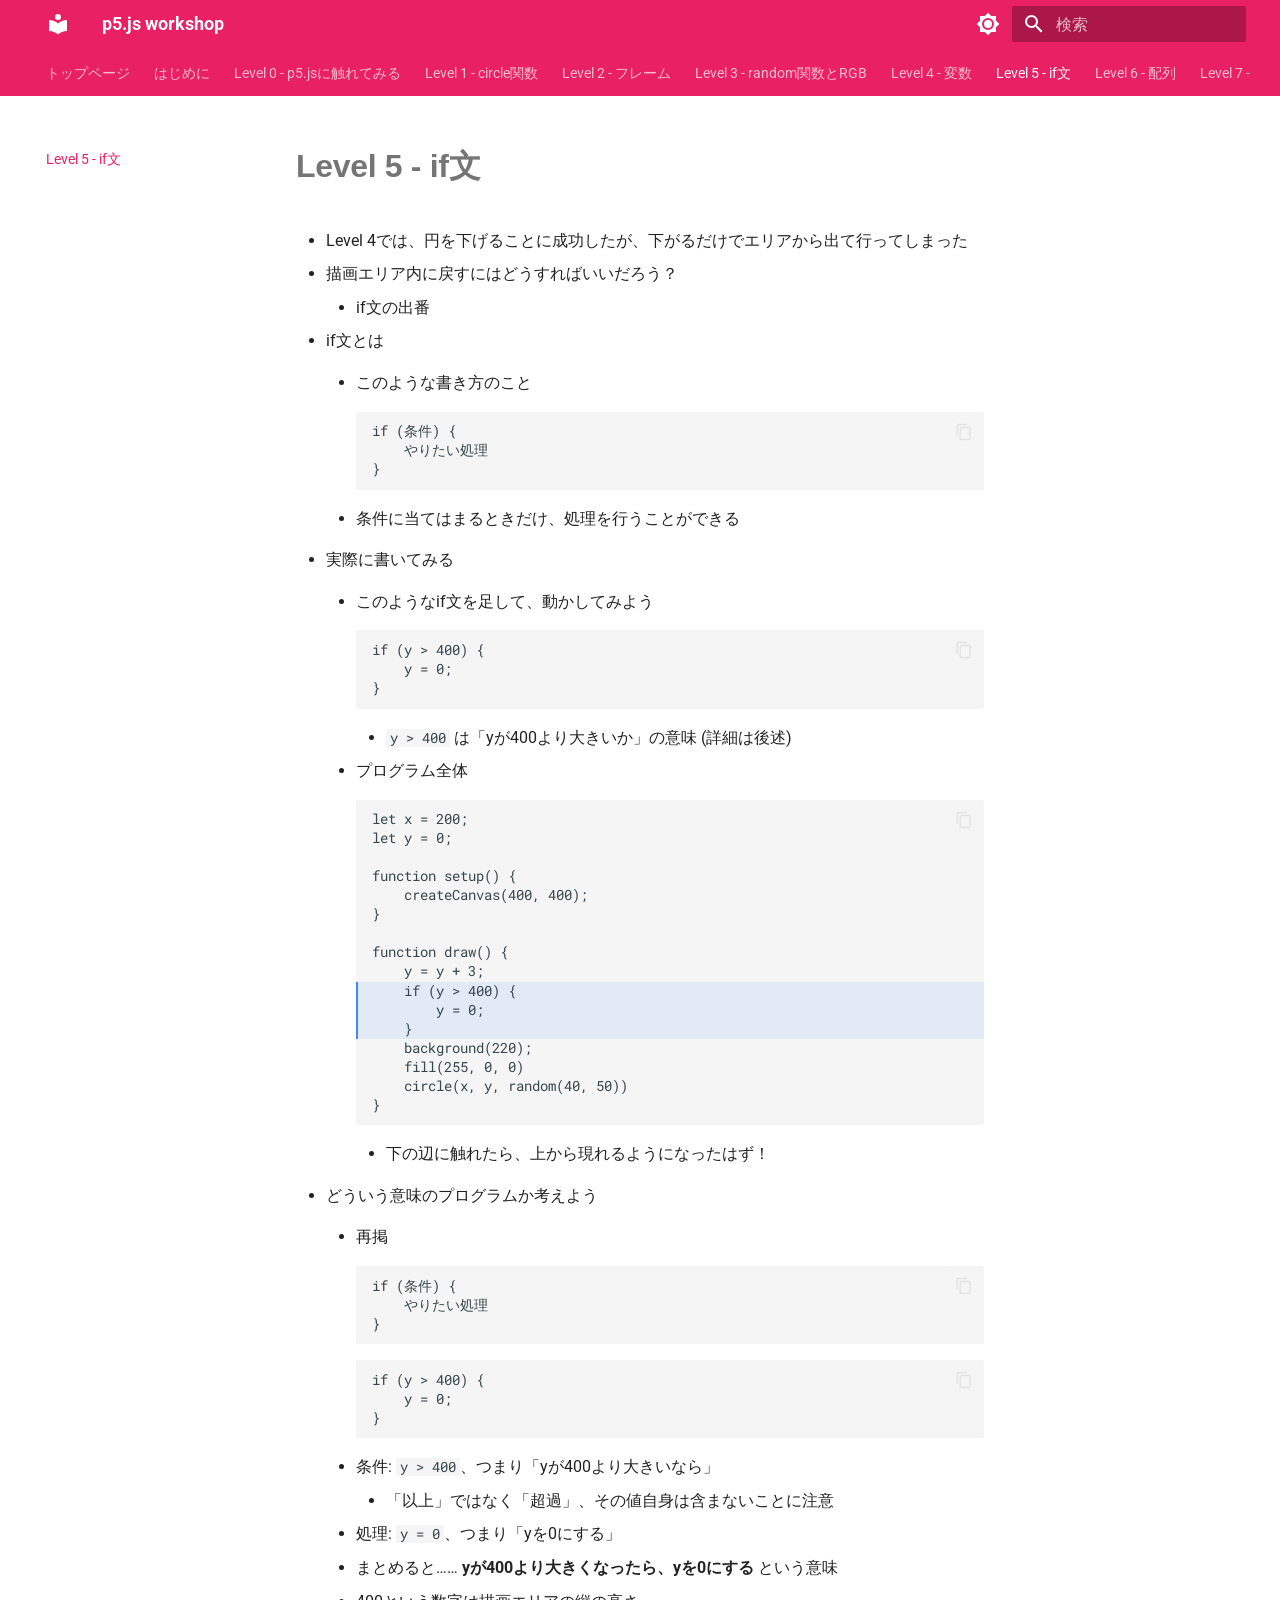
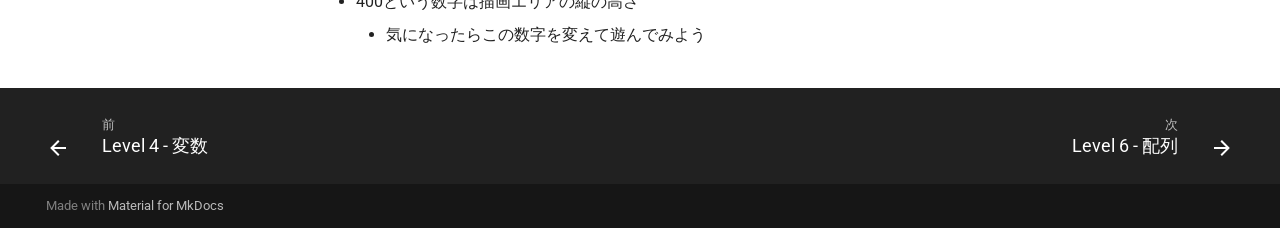
<file: level_5/index.html>
<!doctype html>
<html lang="ja" class="no-js">
  <head>
    
      <meta charset="utf-8">
      <meta name="viewport" content="width=device-width,initial-scale=1">
      
      
      
      
        <link rel="prev" href="../level_4/">
      
      
        <link rel="next" href="../level_6/">
      
      
        
      
      
      <link rel="icon" href="../assets/favicon.ico">
      <meta name="generator" content="mkdocs-1.6.1, mkdocs-material-9.7.6">
    
    
      
        <title>Level 5 - if文 - p5.js workshop</title>
      
    
    
      <link rel="stylesheet" href="../assets/stylesheets/main.484c7ddc.min.css">
      
        
        <link rel="stylesheet" href="../assets/stylesheets/palette.ab4e12ef.min.css">
      
      


    
    
      
    
    
      
        
        
        <link rel="preconnect" href="https://fonts.gstatic.com" crossorigin>
        <link rel="stylesheet" href="https://fonts.googleapis.com/css?family=Roboto:300,300i,400,400i,700,700i%7CRoboto+Mono:400,400i,700,700i&display=fallback">
        <style>:root{--md-text-font:"Roboto";--md-code-font:"Roboto Mono"}</style>
      
    
    
      <link rel="stylesheet" href="../stylesheets/custom.css">
    
    <script>__md_scope=new URL("..",location),__md_hash=e=>[...e].reduce(((e,_)=>(e<<5)-e+_.charCodeAt(0)),0),__md_get=(e,_=localStorage,t=__md_scope)=>JSON.parse(_.getItem(t.pathname+"."+e)),__md_set=(e,_,t=localStorage,a=__md_scope)=>{try{t.setItem(a.pathname+"."+e,JSON.stringify(_))}catch(e){}}</script>
    
      

    
    
  </head>
  
  
    
    
      
    
    
    
    
    <body dir="ltr" data-md-color-scheme="default" data-md-color-primary="pink" data-md-color-accent="pink">
  
    
    <input class="md-toggle" data-md-toggle="drawer" type="checkbox" id="__drawer" autocomplete="off">
    <input class="md-toggle" data-md-toggle="search" type="checkbox" id="__search" autocomplete="off">
    <label class="md-overlay" for="__drawer"></label>
    <div data-md-component="skip">
      
        
        <a href="#level-5-if" class="md-skip">
          コンテンツにスキップ
        </a>
      
    </div>
    <div data-md-component="announce">
      
    </div>
    
    
      

<header class="md-header" data-md-component="header">
  <nav class="md-header__inner md-grid" aria-label="ヘッダー">
    <a href=".." title="p5.js workshop" class="md-header__button md-logo" aria-label="p5.js workshop" data-md-component="logo">
      
  
  <svg xmlns="http://www.w3.org/2000/svg" viewBox="0 0 24 24"><path d="M12 8a3 3 0 0 0 3-3 3 3 0 0 0-3-3 3 3 0 0 0-3 3 3 3 0 0 0 3 3m0 3.54C9.64 9.35 6.5 8 3 8v11c3.5 0 6.64 1.35 9 3.54 2.36-2.19 5.5-3.54 9-3.54V8c-3.5 0-6.64 1.35-9 3.54"/></svg>

    </a>
    <label class="md-header__button md-icon" for="__drawer">
      
      <svg xmlns="http://www.w3.org/2000/svg" viewBox="0 0 24 24"><path d="M3 6h18v2H3zm0 5h18v2H3zm0 5h18v2H3z"/></svg>
    </label>
    <div class="md-header__title" data-md-component="header-title">
      <div class="md-header__ellipsis">
        <div class="md-header__topic">
          <span class="md-ellipsis">
            p5.js workshop
          </span>
        </div>
        <div class="md-header__topic" data-md-component="header-topic">
          <span class="md-ellipsis">
            
              Level 5 - if文
            
          </span>
        </div>
      </div>
    </div>
    
      
        <form class="md-header__option" data-md-component="palette">
  
    
    
    
    <input class="md-option" data-md-color-media="(prefers-color-scheme: light)" data-md-color-scheme="default" data-md-color-primary="pink" data-md-color-accent="pink"  aria-label="ダークモードに切り替え"  type="radio" name="__palette" id="__palette_0">
    
      <label class="md-header__button md-icon" title="ダークモードに切り替え" for="__palette_1" hidden>
        <svg xmlns="http://www.w3.org/2000/svg" viewBox="0 0 24 24"><path d="M12 8a4 4 0 0 0-4 4 4 4 0 0 0 4 4 4 4 0 0 0 4-4 4 4 0 0 0-4-4m0 10a6 6 0 0 1-6-6 6 6 0 0 1 6-6 6 6 0 0 1 6 6 6 6 0 0 1-6 6m8-9.31V4h-4.69L12 .69 8.69 4H4v4.69L.69 12 4 15.31V20h4.69L12 23.31 15.31 20H20v-4.69L23.31 12z"/></svg>
      </label>
    
  
    
    
    
    <input class="md-option" data-md-color-media="(prefers-color-scheme: dark)" data-md-color-scheme="slate" data-md-color-primary="pink" data-md-color-accent="pink"  aria-label="ライトモードに切り替え"  type="radio" name="__palette" id="__palette_1">
    
      <label class="md-header__button md-icon" title="ライトモードに切り替え" for="__palette_0" hidden>
        <svg xmlns="http://www.w3.org/2000/svg" viewBox="0 0 24 24"><path d="M12 18c-.89 0-1.74-.2-2.5-.55C11.56 16.5 13 14.42 13 12s-1.44-4.5-3.5-5.45C10.26 6.2 11.11 6 12 6a6 6 0 0 1 6 6 6 6 0 0 1-6 6m8-9.31V4h-4.69L12 .69 8.69 4H4v4.69L.69 12 4 15.31V20h4.69L12 23.31 15.31 20H20v-4.69L23.31 12z"/></svg>
      </label>
    
  
</form>
      
    
    
      <script>var palette=__md_get("__palette");if(palette&&palette.color){if("(prefers-color-scheme)"===palette.color.media){var media=matchMedia("(prefers-color-scheme: light)"),input=document.querySelector(media.matches?"[data-md-color-media='(prefers-color-scheme: light)']":"[data-md-color-media='(prefers-color-scheme: dark)']");palette.color.media=input.getAttribute("data-md-color-media"),palette.color.scheme=input.getAttribute("data-md-color-scheme"),palette.color.primary=input.getAttribute("data-md-color-primary"),palette.color.accent=input.getAttribute("data-md-color-accent")}for(var[key,value]of Object.entries(palette.color))document.body.setAttribute("data-md-color-"+key,value)}</script>
    
    
    
      
      
        <label class="md-header__button md-icon" for="__search">
          
          <svg xmlns="http://www.w3.org/2000/svg" viewBox="0 0 24 24"><path d="M9.5 3A6.5 6.5 0 0 1 16 9.5c0 1.61-.59 3.09-1.56 4.23l.27.27h.79l5 5-1.5 1.5-5-5v-.79l-.27-.27A6.52 6.52 0 0 1 9.5 16 6.5 6.5 0 0 1 3 9.5 6.5 6.5 0 0 1 9.5 3m0 2C7 5 5 7 5 9.5S7 14 9.5 14 14 12 14 9.5 12 5 9.5 5"/></svg>
        </label>
        <div class="md-search" data-md-component="search" role="dialog">
  <label class="md-search__overlay" for="__search"></label>
  <div class="md-search__inner" role="search">
    <form class="md-search__form" name="search">
      <input type="text" class="md-search__input" name="query" aria-label="検索" placeholder="検索" autocapitalize="off" autocorrect="off" autocomplete="off" spellcheck="false" data-md-component="search-query" required>
      <label class="md-search__icon md-icon" for="__search">
        
        <svg xmlns="http://www.w3.org/2000/svg" viewBox="0 0 24 24"><path d="M9.5 3A6.5 6.5 0 0 1 16 9.5c0 1.61-.59 3.09-1.56 4.23l.27.27h.79l5 5-1.5 1.5-5-5v-.79l-.27-.27A6.52 6.52 0 0 1 9.5 16 6.5 6.5 0 0 1 3 9.5 6.5 6.5 0 0 1 9.5 3m0 2C7 5 5 7 5 9.5S7 14 9.5 14 14 12 14 9.5 12 5 9.5 5"/></svg>
        
        <svg xmlns="http://www.w3.org/2000/svg" viewBox="0 0 24 24"><path d="M20 11v2H8l5.5 5.5-1.42 1.42L4.16 12l7.92-7.92L13.5 5.5 8 11z"/></svg>
      </label>
      <nav class="md-search__options" aria-label="検索">
        
        <button type="reset" class="md-search__icon md-icon" title="クリア" aria-label="クリア" tabindex="-1">
          
          <svg xmlns="http://www.w3.org/2000/svg" viewBox="0 0 24 24"><path d="M19 6.41 17.59 5 12 10.59 6.41 5 5 6.41 10.59 12 5 17.59 6.41 19 12 13.41 17.59 19 19 17.59 13.41 12z"/></svg>
        </button>
      </nav>
      
    </form>
    <div class="md-search__output">
      <div class="md-search__scrollwrap" tabindex="0" data-md-scrollfix>
        <div class="md-search-result" data-md-component="search-result">
          <div class="md-search-result__meta">
            検索を初期化
          </div>
          <ol class="md-search-result__list" role="presentation"></ol>
        </div>
      </div>
    </div>
  </div>
</div>
      
    
    
  </nav>
  
</header>
    
    <div class="md-container" data-md-component="container">
      
      
        
          
            
<nav class="md-tabs" aria-label="タブ" data-md-component="tabs">
  <div class="md-grid">
    <ul class="md-tabs__list">
      
        
  
  
  
  
    <li class="md-tabs__item">
      <a href=".." class="md-tabs__link">
        
  
  
    
  
  トップページ

      </a>
    </li>
  

      
        
  
  
  
  
    <li class="md-tabs__item">
      <a href="../intro/" class="md-tabs__link">
        
  
  
    
  
  はじめに

      </a>
    </li>
  

      
        
  
  
  
  
    <li class="md-tabs__item">
      <a href="../level_0/" class="md-tabs__link">
        
  
  
    
  
  Level 0 - p5.jsに触れてみる

      </a>
    </li>
  

      
        
  
  
  
  
    <li class="md-tabs__item">
      <a href="../level_1/" class="md-tabs__link">
        
  
  
    
  
  Level 1 - circle関数

      </a>
    </li>
  

      
        
  
  
  
  
    <li class="md-tabs__item">
      <a href="../level_2/" class="md-tabs__link">
        
  
  
    
  
  Level 2 - フレーム

      </a>
    </li>
  

      
        
  
  
  
  
    <li class="md-tabs__item">
      <a href="../level_3/" class="md-tabs__link">
        
  
  
    
  
  Level 3 - random関数とRGB

      </a>
    </li>
  

      
        
  
  
  
  
    <li class="md-tabs__item">
      <a href="../level_4/" class="md-tabs__link">
        
  
  
    
  
  Level 4 - 変数

      </a>
    </li>
  

      
        
  
  
  
    
  
  
    <li class="md-tabs__item md-tabs__item--active">
      <a href="./" class="md-tabs__link">
        
  
  
    
  
  Level 5 - if文

      </a>
    </li>
  

      
        
  
  
  
  
    <li class="md-tabs__item">
      <a href="../level_6/" class="md-tabs__link">
        
  
  
    
  
  Level 6 - 配列

      </a>
    </li>
  

      
        
  
  
  
  
    <li class="md-tabs__item">
      <a href="../level_7/" class="md-tabs__link">
        
  
  
    
  
  Level 7 - for文

      </a>
    </li>
  

      
        
  
  
  
  
    <li class="md-tabs__item">
      <a href="../outro/" class="md-tabs__link">
        
  
  
    
  
  おわりに

      </a>
    </li>
  

      
        
  
  
  
  
    <li class="md-tabs__item">
      <a href="../EX/" class="md-tabs__link">
        
  
  
    
  
  EX - 余裕があれば

      </a>
    </li>
  

      
        
  
  
  
  
    <li class="md-tabs__item">
      <a href="../ambiguous/" class="md-tabs__link">
        
  
  
    
  
  おまけ - 間違えやすいところ

      </a>
    </li>
  

      
    </ul>
  </div>
</nav>
          
        
      
      <main class="md-main" data-md-component="main">
        <div class="md-main__inner md-grid">
          
            
              
              <div class="md-sidebar md-sidebar--primary" data-md-component="sidebar" data-md-type="navigation" >
                <div class="md-sidebar__scrollwrap">
                  <div class="md-sidebar__inner">
                    


  


<nav class="md-nav md-nav--primary md-nav--lifted" aria-label="ナビゲーション" data-md-level="0">
  <label class="md-nav__title" for="__drawer">
    <a href=".." title="p5.js workshop" class="md-nav__button md-logo" aria-label="p5.js workshop" data-md-component="logo">
      
  
  <svg xmlns="http://www.w3.org/2000/svg" viewBox="0 0 24 24"><path d="M12 8a3 3 0 0 0 3-3 3 3 0 0 0-3-3 3 3 0 0 0-3 3 3 3 0 0 0 3 3m0 3.54C9.64 9.35 6.5 8 3 8v11c3.5 0 6.64 1.35 9 3.54 2.36-2.19 5.5-3.54 9-3.54V8c-3.5 0-6.64 1.35-9 3.54"/></svg>

    </a>
    p5.js workshop
  </label>
  
  <ul class="md-nav__list" data-md-scrollfix>
    
      
      
  
  
  
  
    <li class="md-nav__item">
      <a href=".." class="md-nav__link">
        
  
  
  <span class="md-ellipsis">
    
  
    トップページ
  

    
  </span>
  
  

      </a>
    </li>
  

    
      
      
  
  
  
  
    <li class="md-nav__item">
      <a href="../intro/" class="md-nav__link">
        
  
  
  <span class="md-ellipsis">
    
  
    はじめに
  

    
  </span>
  
  

      </a>
    </li>
  

    
      
      
  
  
  
  
    <li class="md-nav__item">
      <a href="../level_0/" class="md-nav__link">
        
  
  
  <span class="md-ellipsis">
    
  
    Level 0 - p5.jsに触れてみる
  

    
  </span>
  
  

      </a>
    </li>
  

    
      
      
  
  
  
  
    <li class="md-nav__item">
      <a href="../level_1/" class="md-nav__link">
        
  
  
  <span class="md-ellipsis">
    
  
    Level 1 - circle関数
  

    
  </span>
  
  

      </a>
    </li>
  

    
      
      
  
  
  
  
    <li class="md-nav__item">
      <a href="../level_2/" class="md-nav__link">
        
  
  
  <span class="md-ellipsis">
    
  
    Level 2 - フレーム
  

    
  </span>
  
  

      </a>
    </li>
  

    
      
      
  
  
  
  
    <li class="md-nav__item">
      <a href="../level_3/" class="md-nav__link">
        
  
  
  <span class="md-ellipsis">
    
  
    Level 3 - random関数とRGB
  

    
  </span>
  
  

      </a>
    </li>
  

    
      
      
  
  
  
  
    <li class="md-nav__item">
      <a href="../level_4/" class="md-nav__link">
        
  
  
  <span class="md-ellipsis">
    
  
    Level 4 - 変数
  

    
  </span>
  
  

      </a>
    </li>
  

    
      
      
  
  
    
  
  
  
    <li class="md-nav__item md-nav__item--active">
      
      <input class="md-nav__toggle md-toggle" type="checkbox" id="__toc">
      
      
        
      
      
      <a href="./" class="md-nav__link md-nav__link--active">
        
  
  
  <span class="md-ellipsis">
    
  
    Level 5 - if文
  

    
  </span>
  
  

      </a>
      
    </li>
  

    
      
      
  
  
  
  
    <li class="md-nav__item">
      <a href="../level_6/" class="md-nav__link">
        
  
  
  <span class="md-ellipsis">
    
  
    Level 6 - 配列
  

    
  </span>
  
  

      </a>
    </li>
  

    
      
      
  
  
  
  
    <li class="md-nav__item">
      <a href="../level_7/" class="md-nav__link">
        
  
  
  <span class="md-ellipsis">
    
  
    Level 7 - for文
  

    
  </span>
  
  

      </a>
    </li>
  

    
      
      
  
  
  
  
    <li class="md-nav__item">
      <a href="../outro/" class="md-nav__link">
        
  
  
  <span class="md-ellipsis">
    
  
    おわりに
  

    
  </span>
  
  

      </a>
    </li>
  

    
      
      
  
  
  
  
    <li class="md-nav__item">
      <a href="../EX/" class="md-nav__link">
        
  
  
  <span class="md-ellipsis">
    
  
    EX - 余裕があれば
  

    
  </span>
  
  

      </a>
    </li>
  

    
      
      
  
  
  
  
    <li class="md-nav__item">
      <a href="../ambiguous/" class="md-nav__link">
        
  
  
  <span class="md-ellipsis">
    
  
    おまけ - 間違えやすいところ
  

    
  </span>
  
  

      </a>
    </li>
  

    
  </ul>
</nav>
                  </div>
                </div>
              </div>
            
            
              
              <div class="md-sidebar md-sidebar--secondary" data-md-component="sidebar" data-md-type="toc" >
                <div class="md-sidebar__scrollwrap">
                  <div class="md-sidebar__inner">
                    

<nav class="md-nav md-nav--secondary" aria-label="目次">
  
  
  
    
  
  
</nav>
                  </div>
                </div>
              </div>
            
          
          
            <div class="md-content" data-md-component="content">
              
              <article class="md-content__inner md-typeset">
                
                  



<h1 id="level-5-if">Level 5 - if文</h1>
<ul>
<li>Level 4では、円を下げることに成功したが、下がるだけでエリアから出て行ってしまった</li>
<li>
<p>描画エリア内に戻すにはどうすればいいだろう？</p>
<ul>
<li>if文の出番</li>
</ul>
</li>
<li>
<p>if文とは</p>
<ul>
<li>
<p>このような書き方のこと</p>
<div class="highlight"><pre><span></span><code><a id="__codelineno-0-1" name="__codelineno-0-1" href="#__codelineno-0-1"></a>if (条件) {
<a id="__codelineno-0-2" name="__codelineno-0-2" href="#__codelineno-0-2"></a>    やりたい処理
<a id="__codelineno-0-3" name="__codelineno-0-3" href="#__codelineno-0-3"></a>}
</code></pre></div>
</li>
<li>
<p>条件に当てはまるときだけ、処理を行うことができる</p>
</li>
</ul>
</li>
<li>
<p>実際に書いてみる</p>
<ul>
<li>
<p>このようなif文を足して、動かしてみよう</p>
<div class="highlight"><pre><span></span><code><a id="__codelineno-1-1" name="__codelineno-1-1" href="#__codelineno-1-1"></a>if (y &gt; 400) {
<a id="__codelineno-1-2" name="__codelineno-1-2" href="#__codelineno-1-2"></a>    y = 0;
<a id="__codelineno-1-3" name="__codelineno-1-3" href="#__codelineno-1-3"></a>}
</code></pre></div>
<ul>
<li><code>y &gt; 400</code> は「yが400より大きいか」の意味 (詳細は後述)</li>
</ul>
</li>
<li>
<p>プログラム全体</p>
<div class="highlight"><pre><span></span><code><a id="__codelineno-2-1" name="__codelineno-2-1" href="#__codelineno-2-1"></a>let x = 200;
<a id="__codelineno-2-2" name="__codelineno-2-2" href="#__codelineno-2-2"></a>let y = 0;
<a id="__codelineno-2-3" name="__codelineno-2-3" href="#__codelineno-2-3"></a>
<a id="__codelineno-2-4" name="__codelineno-2-4" href="#__codelineno-2-4"></a>function setup() {
<a id="__codelineno-2-5" name="__codelineno-2-5" href="#__codelineno-2-5"></a>    createCanvas(400, 400);
<a id="__codelineno-2-6" name="__codelineno-2-6" href="#__codelineno-2-6"></a>}
<a id="__codelineno-2-7" name="__codelineno-2-7" href="#__codelineno-2-7"></a>
<a id="__codelineno-2-8" name="__codelineno-2-8" href="#__codelineno-2-8"></a>function draw() {
<a id="__codelineno-2-9" name="__codelineno-2-9" href="#__codelineno-2-9"></a>    y = y + 3;
<a id="__codelineno-2-10" name="__codelineno-2-10" href="#__codelineno-2-10"></a><span class="hll">    if (y &gt; 400) {
</span><a id="__codelineno-2-11" name="__codelineno-2-11" href="#__codelineno-2-11"></a><span class="hll">        y = 0;
</span><a id="__codelineno-2-12" name="__codelineno-2-12" href="#__codelineno-2-12"></a><span class="hll">    }
</span><a id="__codelineno-2-13" name="__codelineno-2-13" href="#__codelineno-2-13"></a>    background(220);
<a id="__codelineno-2-14" name="__codelineno-2-14" href="#__codelineno-2-14"></a>    fill(255, 0, 0)
<a id="__codelineno-2-15" name="__codelineno-2-15" href="#__codelineno-2-15"></a>    circle(x, y, random(40, 50))
<a id="__codelineno-2-16" name="__codelineno-2-16" href="#__codelineno-2-16"></a>}
</code></pre></div>
<ul>
<li>下の辺に触れたら、上から現れるようになったはず！</li>
</ul>
</li>
</ul>
</li>
<li>
<p>どういう意味のプログラムか考えよう</p>
<ul>
<li>
<p>再掲</p>
<div class="highlight"><pre><span></span><code><a id="__codelineno-3-1" name="__codelineno-3-1" href="#__codelineno-3-1"></a>if (条件) {
<a id="__codelineno-3-2" name="__codelineno-3-2" href="#__codelineno-3-2"></a>    やりたい処理
<a id="__codelineno-3-3" name="__codelineno-3-3" href="#__codelineno-3-3"></a>}
</code></pre></div>
<div class="highlight"><pre><span></span><code><a id="__codelineno-4-1" name="__codelineno-4-1" href="#__codelineno-4-1"></a>if (y &gt; 400) {
<a id="__codelineno-4-2" name="__codelineno-4-2" href="#__codelineno-4-2"></a>    y = 0;
<a id="__codelineno-4-3" name="__codelineno-4-3" href="#__codelineno-4-3"></a>}
</code></pre></div>
</li>
<li>
<p>条件: <code>y &gt; 400</code>、つまり「yが400より大きいなら」</p>
<ul>
<li>「以上」ではなく「超過」、その値自身は含まないことに注意</li>
</ul>
</li>
<li>処理: <code>y = 0</code>、つまり「yを0にする」</li>
<li>まとめると……
    <strong>yが400より大きくなったら、yを0にする</strong> という意味</li>
<li>400という数字は描画エリアの縦の高さ<ul>
<li>気になったらこの数字を変えて遊んでみよう</li>
</ul>
</li>
</ul>
</li>
</ul>












                
              </article>
            </div>
          
          
<script>var target=document.getElementById(location.hash.slice(1));target&&target.name&&(target.checked=target.name.startsWith("__tabbed_"))</script>
        </div>
        
          <button type="button" class="md-top md-icon" data-md-component="top" hidden>
  
  <svg xmlns="http://www.w3.org/2000/svg" viewBox="0 0 24 24"><path d="M13 20h-2V8l-5.5 5.5-1.42-1.42L12 4.16l7.92 7.92-1.42 1.42L13 8z"/></svg>
  ページトップへ戻る
</button>
        
      </main>
      
        <footer class="md-footer">
  
    
      
      <nav class="md-footer__inner md-grid" aria-label="フッター" >
        
          
          <a href="../level_4/" class="md-footer__link md-footer__link--prev" aria-label="前: Level 4 - 変数">
            <div class="md-footer__button md-icon">
              
              <svg xmlns="http://www.w3.org/2000/svg" viewBox="0 0 24 24"><path d="M20 11v2H8l5.5 5.5-1.42 1.42L4.16 12l7.92-7.92L13.5 5.5 8 11z"/></svg>
            </div>
            <div class="md-footer__title">
              <span class="md-footer__direction">
                前
              </span>
              <div class="md-ellipsis">
                Level 4 - 変数
              </div>
            </div>
          </a>
        
        
          
          <a href="../level_6/" class="md-footer__link md-footer__link--next" aria-label="次: Level 6 - 配列">
            <div class="md-footer__title">
              <span class="md-footer__direction">
                次
              </span>
              <div class="md-ellipsis">
                Level 6 - 配列
              </div>
            </div>
            <div class="md-footer__button md-icon">
              
              <svg xmlns="http://www.w3.org/2000/svg" viewBox="0 0 24 24"><path d="M4 11v2h12l-5.5 5.5 1.42 1.42L19.84 12l-7.92-7.92L10.5 5.5 16 11z"/></svg>
            </div>
          </a>
        
      </nav>
    
  
  <div class="md-footer-meta md-typeset">
    <div class="md-footer-meta__inner md-grid">
      <div class="md-copyright">
  
  
    Made with
    <a href="https://squidfunk.github.io/mkdocs-material/" target="_blank" rel="noopener">
      Material for MkDocs
    </a>
  
</div>
      
    </div>
  </div>
</footer>
      
    </div>
    <div class="md-dialog" data-md-component="dialog">
      <div class="md-dialog__inner md-typeset"></div>
    </div>
    
    
    
      
      
      <script id="__config" type="application/json">{"annotate": null, "base": "..", "features": ["navigation.instant", "navigation.tracking", "navigation.tabs", "content.code.copy", "navigation.footer", "navigation.top"], "search": "../assets/javascripts/workers/search.2c215733.min.js", "tags": null, "translations": {"clipboard.copied": "\u30b3\u30d4\u30fc\u3057\u307e\u3057\u305f", "clipboard.copy": "\u30af\u30ea\u30c3\u30d7\u30dc\u30fc\u30c9\u3078\u30b3\u30d4\u30fc", "search.result.more.one": "\u3053\u306e\u30da\u30fc\u30b8\u5185\u306b\u3082\u30461\u4ef6\u898b\u3064\u304b\u308a\u307e\u3057\u305f", "search.result.more.other": "\u3053\u306e\u30da\u30fc\u30b8\u5185\u306b\u3042\u3068#\u4ef6\u898b\u3064\u304b\u308a\u307e\u3057\u305f", "search.result.none": "\u4f55\u3082\u898b\u3064\u304b\u308a\u307e\u305b\u3093\u3067\u3057\u305f", "search.result.one": "1\u4ef6\u898b\u3064\u304b\u308a\u307e\u3057\u305f", "search.result.other": "#\u4ef6\u898b\u3064\u304b\u308a\u307e\u3057\u305f", "search.result.placeholder": "\u691c\u7d22\u30ad\u30fc\u30ef\u30fc\u30c9\u3092\u5165\u529b\u3057\u3066\u304f\u3060\u3055\u3044", "search.result.term.missing": "\u691c\u7d22\u306b\u542b\u307e\u308c\u306a\u3044", "select.version": "\u30d0\u30fc\u30b8\u30e7\u30f3\u5207\u308a\u66ff\u3048"}, "version": null}</script>
    
    
      <script src="../assets/javascripts/bundle.79ae519e.min.js"></script>
      
    
  </body>
</html>
</file>
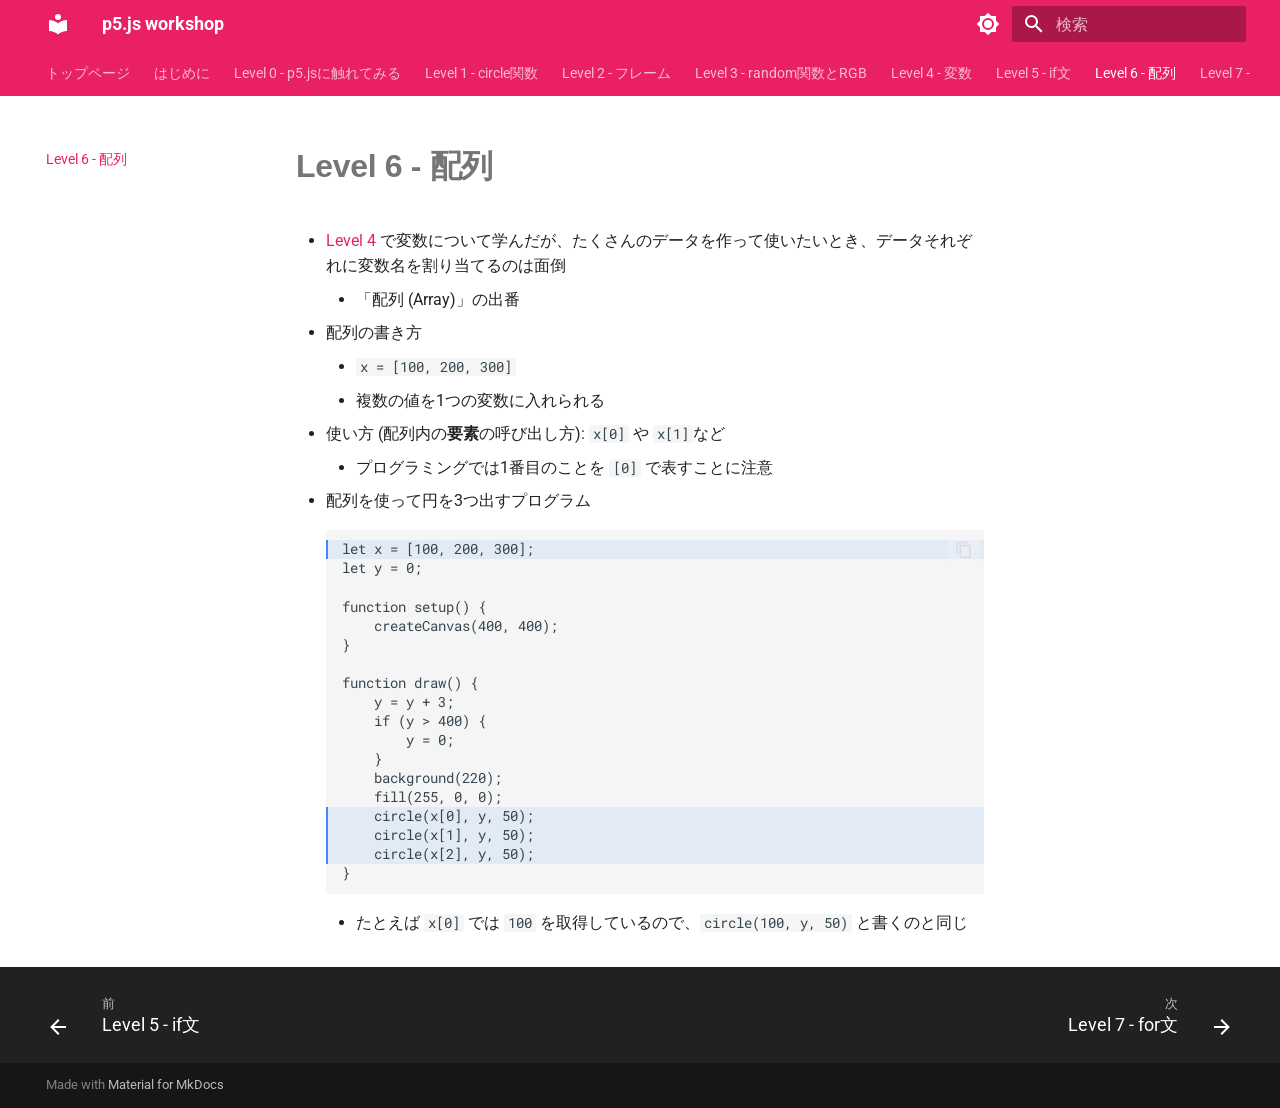
<file: level_6/index.html>
<!doctype html>
<html lang="ja" class="no-js">
  <head>
    
      <meta charset="utf-8">
      <meta name="viewport" content="width=device-width,initial-scale=1">
      
      
      
      
        <link rel="prev" href="../level_5/">
      
      
        <link rel="next" href="../level_7/">
      
      
        
      
      
      <link rel="icon" href="../assets/favicon.ico">
      <meta name="generator" content="mkdocs-1.6.1, mkdocs-material-9.7.6">
    
    
      
        <title>Level 6 - 配列 - p5.js workshop</title>
      
    
    
      <link rel="stylesheet" href="../assets/stylesheets/main.484c7ddc.min.css">
      
        
        <link rel="stylesheet" href="../assets/stylesheets/palette.ab4e12ef.min.css">
      
      


    
    
      
    
    
      
        
        
        <link rel="preconnect" href="https://fonts.gstatic.com" crossorigin>
        <link rel="stylesheet" href="https://fonts.googleapis.com/css?family=Roboto:300,300i,400,400i,700,700i%7CRoboto+Mono:400,400i,700,700i&display=fallback">
        <style>:root{--md-text-font:"Roboto";--md-code-font:"Roboto Mono"}</style>
      
    
    
      <link rel="stylesheet" href="../stylesheets/custom.css">
    
    <script>__md_scope=new URL("..",location),__md_hash=e=>[...e].reduce(((e,_)=>(e<<5)-e+_.charCodeAt(0)),0),__md_get=(e,_=localStorage,t=__md_scope)=>JSON.parse(_.getItem(t.pathname+"."+e)),__md_set=(e,_,t=localStorage,a=__md_scope)=>{try{t.setItem(a.pathname+"."+e,JSON.stringify(_))}catch(e){}}</script>
    
      

    
    
  </head>
  
  
    
    
      
    
    
    
    
    <body dir="ltr" data-md-color-scheme="default" data-md-color-primary="pink" data-md-color-accent="pink">
  
    
    <input class="md-toggle" data-md-toggle="drawer" type="checkbox" id="__drawer" autocomplete="off">
    <input class="md-toggle" data-md-toggle="search" type="checkbox" id="__search" autocomplete="off">
    <label class="md-overlay" for="__drawer"></label>
    <div data-md-component="skip">
      
        
        <a href="#level-6-" class="md-skip">
          コンテンツにスキップ
        </a>
      
    </div>
    <div data-md-component="announce">
      
    </div>
    
    
      

<header class="md-header" data-md-component="header">
  <nav class="md-header__inner md-grid" aria-label="ヘッダー">
    <a href=".." title="p5.js workshop" class="md-header__button md-logo" aria-label="p5.js workshop" data-md-component="logo">
      
  
  <svg xmlns="http://www.w3.org/2000/svg" viewBox="0 0 24 24"><path d="M12 8a3 3 0 0 0 3-3 3 3 0 0 0-3-3 3 3 0 0 0-3 3 3 3 0 0 0 3 3m0 3.54C9.64 9.35 6.5 8 3 8v11c3.5 0 6.64 1.35 9 3.54 2.36-2.19 5.5-3.54 9-3.54V8c-3.5 0-6.64 1.35-9 3.54"/></svg>

    </a>
    <label class="md-header__button md-icon" for="__drawer">
      
      <svg xmlns="http://www.w3.org/2000/svg" viewBox="0 0 24 24"><path d="M3 6h18v2H3zm0 5h18v2H3zm0 5h18v2H3z"/></svg>
    </label>
    <div class="md-header__title" data-md-component="header-title">
      <div class="md-header__ellipsis">
        <div class="md-header__topic">
          <span class="md-ellipsis">
            p5.js workshop
          </span>
        </div>
        <div class="md-header__topic" data-md-component="header-topic">
          <span class="md-ellipsis">
            
              Level 6 - 配列
            
          </span>
        </div>
      </div>
    </div>
    
      
        <form class="md-header__option" data-md-component="palette">
  
    
    
    
    <input class="md-option" data-md-color-media="(prefers-color-scheme: light)" data-md-color-scheme="default" data-md-color-primary="pink" data-md-color-accent="pink"  aria-label="ダークモードに切り替え"  type="radio" name="__palette" id="__palette_0">
    
      <label class="md-header__button md-icon" title="ダークモードに切り替え" for="__palette_1" hidden>
        <svg xmlns="http://www.w3.org/2000/svg" viewBox="0 0 24 24"><path d="M12 8a4 4 0 0 0-4 4 4 4 0 0 0 4 4 4 4 0 0 0 4-4 4 4 0 0 0-4-4m0 10a6 6 0 0 1-6-6 6 6 0 0 1 6-6 6 6 0 0 1 6 6 6 6 0 0 1-6 6m8-9.31V4h-4.69L12 .69 8.69 4H4v4.69L.69 12 4 15.31V20h4.69L12 23.31 15.31 20H20v-4.69L23.31 12z"/></svg>
      </label>
    
  
    
    
    
    <input class="md-option" data-md-color-media="(prefers-color-scheme: dark)" data-md-color-scheme="slate" data-md-color-primary="pink" data-md-color-accent="pink"  aria-label="ライトモードに切り替え"  type="radio" name="__palette" id="__palette_1">
    
      <label class="md-header__button md-icon" title="ライトモードに切り替え" for="__palette_0" hidden>
        <svg xmlns="http://www.w3.org/2000/svg" viewBox="0 0 24 24"><path d="M12 18c-.89 0-1.74-.2-2.5-.55C11.56 16.5 13 14.42 13 12s-1.44-4.5-3.5-5.45C10.26 6.2 11.11 6 12 6a6 6 0 0 1 6 6 6 6 0 0 1-6 6m8-9.31V4h-4.69L12 .69 8.69 4H4v4.69L.69 12 4 15.31V20h4.69L12 23.31 15.31 20H20v-4.69L23.31 12z"/></svg>
      </label>
    
  
</form>
      
    
    
      <script>var palette=__md_get("__palette");if(palette&&palette.color){if("(prefers-color-scheme)"===palette.color.media){var media=matchMedia("(prefers-color-scheme: light)"),input=document.querySelector(media.matches?"[data-md-color-media='(prefers-color-scheme: light)']":"[data-md-color-media='(prefers-color-scheme: dark)']");palette.color.media=input.getAttribute("data-md-color-media"),palette.color.scheme=input.getAttribute("data-md-color-scheme"),palette.color.primary=input.getAttribute("data-md-color-primary"),palette.color.accent=input.getAttribute("data-md-color-accent")}for(var[key,value]of Object.entries(palette.color))document.body.setAttribute("data-md-color-"+key,value)}</script>
    
    
    
      
      
        <label class="md-header__button md-icon" for="__search">
          
          <svg xmlns="http://www.w3.org/2000/svg" viewBox="0 0 24 24"><path d="M9.5 3A6.5 6.5 0 0 1 16 9.5c0 1.61-.59 3.09-1.56 4.23l.27.27h.79l5 5-1.5 1.5-5-5v-.79l-.27-.27A6.52 6.52 0 0 1 9.5 16 6.5 6.5 0 0 1 3 9.5 6.5 6.5 0 0 1 9.5 3m0 2C7 5 5 7 5 9.5S7 14 9.5 14 14 12 14 9.5 12 5 9.5 5"/></svg>
        </label>
        <div class="md-search" data-md-component="search" role="dialog">
  <label class="md-search__overlay" for="__search"></label>
  <div class="md-search__inner" role="search">
    <form class="md-search__form" name="search">
      <input type="text" class="md-search__input" name="query" aria-label="検索" placeholder="検索" autocapitalize="off" autocorrect="off" autocomplete="off" spellcheck="false" data-md-component="search-query" required>
      <label class="md-search__icon md-icon" for="__search">
        
        <svg xmlns="http://www.w3.org/2000/svg" viewBox="0 0 24 24"><path d="M9.5 3A6.5 6.5 0 0 1 16 9.5c0 1.61-.59 3.09-1.56 4.23l.27.27h.79l5 5-1.5 1.5-5-5v-.79l-.27-.27A6.52 6.52 0 0 1 9.5 16 6.5 6.5 0 0 1 3 9.5 6.5 6.5 0 0 1 9.5 3m0 2C7 5 5 7 5 9.5S7 14 9.5 14 14 12 14 9.5 12 5 9.5 5"/></svg>
        
        <svg xmlns="http://www.w3.org/2000/svg" viewBox="0 0 24 24"><path d="M20 11v2H8l5.5 5.5-1.42 1.42L4.16 12l7.92-7.92L13.5 5.5 8 11z"/></svg>
      </label>
      <nav class="md-search__options" aria-label="検索">
        
        <button type="reset" class="md-search__icon md-icon" title="クリア" aria-label="クリア" tabindex="-1">
          
          <svg xmlns="http://www.w3.org/2000/svg" viewBox="0 0 24 24"><path d="M19 6.41 17.59 5 12 10.59 6.41 5 5 6.41 10.59 12 5 17.59 6.41 19 12 13.41 17.59 19 19 17.59 13.41 12z"/></svg>
        </button>
      </nav>
      
    </form>
    <div class="md-search__output">
      <div class="md-search__scrollwrap" tabindex="0" data-md-scrollfix>
        <div class="md-search-result" data-md-component="search-result">
          <div class="md-search-result__meta">
            検索を初期化
          </div>
          <ol class="md-search-result__list" role="presentation"></ol>
        </div>
      </div>
    </div>
  </div>
</div>
      
    
    
  </nav>
  
</header>
    
    <div class="md-container" data-md-component="container">
      
      
        
          
            
<nav class="md-tabs" aria-label="タブ" data-md-component="tabs">
  <div class="md-grid">
    <ul class="md-tabs__list">
      
        
  
  
  
  
    <li class="md-tabs__item">
      <a href=".." class="md-tabs__link">
        
  
  
    
  
  トップページ

      </a>
    </li>
  

      
        
  
  
  
  
    <li class="md-tabs__item">
      <a href="../intro/" class="md-tabs__link">
        
  
  
    
  
  はじめに

      </a>
    </li>
  

      
        
  
  
  
  
    <li class="md-tabs__item">
      <a href="../level_0/" class="md-tabs__link">
        
  
  
    
  
  Level 0 - p5.jsに触れてみる

      </a>
    </li>
  

      
        
  
  
  
  
    <li class="md-tabs__item">
      <a href="../level_1/" class="md-tabs__link">
        
  
  
    
  
  Level 1 - circle関数

      </a>
    </li>
  

      
        
  
  
  
  
    <li class="md-tabs__item">
      <a href="../level_2/" class="md-tabs__link">
        
  
  
    
  
  Level 2 - フレーム

      </a>
    </li>
  

      
        
  
  
  
  
    <li class="md-tabs__item">
      <a href="../level_3/" class="md-tabs__link">
        
  
  
    
  
  Level 3 - random関数とRGB

      </a>
    </li>
  

      
        
  
  
  
  
    <li class="md-tabs__item">
      <a href="../level_4/" class="md-tabs__link">
        
  
  
    
  
  Level 4 - 変数

      </a>
    </li>
  

      
        
  
  
  
  
    <li class="md-tabs__item">
      <a href="../level_5/" class="md-tabs__link">
        
  
  
    
  
  Level 5 - if文

      </a>
    </li>
  

      
        
  
  
  
    
  
  
    <li class="md-tabs__item md-tabs__item--active">
      <a href="./" class="md-tabs__link">
        
  
  
    
  
  Level 6 - 配列

      </a>
    </li>
  

      
        
  
  
  
  
    <li class="md-tabs__item">
      <a href="../level_7/" class="md-tabs__link">
        
  
  
    
  
  Level 7 - for文

      </a>
    </li>
  

      
        
  
  
  
  
    <li class="md-tabs__item">
      <a href="../outro/" class="md-tabs__link">
        
  
  
    
  
  おわりに

      </a>
    </li>
  

      
        
  
  
  
  
    <li class="md-tabs__item">
      <a href="../EX/" class="md-tabs__link">
        
  
  
    
  
  EX - 余裕があれば

      </a>
    </li>
  

      
        
  
  
  
  
    <li class="md-tabs__item">
      <a href="../ambiguous/" class="md-tabs__link">
        
  
  
    
  
  おまけ - 間違えやすいところ

      </a>
    </li>
  

      
    </ul>
  </div>
</nav>
          
        
      
      <main class="md-main" data-md-component="main">
        <div class="md-main__inner md-grid">
          
            
              
              <div class="md-sidebar md-sidebar--primary" data-md-component="sidebar" data-md-type="navigation" >
                <div class="md-sidebar__scrollwrap">
                  <div class="md-sidebar__inner">
                    


  


<nav class="md-nav md-nav--primary md-nav--lifted" aria-label="ナビゲーション" data-md-level="0">
  <label class="md-nav__title" for="__drawer">
    <a href=".." title="p5.js workshop" class="md-nav__button md-logo" aria-label="p5.js workshop" data-md-component="logo">
      
  
  <svg xmlns="http://www.w3.org/2000/svg" viewBox="0 0 24 24"><path d="M12 8a3 3 0 0 0 3-3 3 3 0 0 0-3-3 3 3 0 0 0-3 3 3 3 0 0 0 3 3m0 3.54C9.64 9.35 6.5 8 3 8v11c3.5 0 6.64 1.35 9 3.54 2.36-2.19 5.5-3.54 9-3.54V8c-3.5 0-6.64 1.35-9 3.54"/></svg>

    </a>
    p5.js workshop
  </label>
  
  <ul class="md-nav__list" data-md-scrollfix>
    
      
      
  
  
  
  
    <li class="md-nav__item">
      <a href=".." class="md-nav__link">
        
  
  
  <span class="md-ellipsis">
    
  
    トップページ
  

    
  </span>
  
  

      </a>
    </li>
  

    
      
      
  
  
  
  
    <li class="md-nav__item">
      <a href="../intro/" class="md-nav__link">
        
  
  
  <span class="md-ellipsis">
    
  
    はじめに
  

    
  </span>
  
  

      </a>
    </li>
  

    
      
      
  
  
  
  
    <li class="md-nav__item">
      <a href="../level_0/" class="md-nav__link">
        
  
  
  <span class="md-ellipsis">
    
  
    Level 0 - p5.jsに触れてみる
  

    
  </span>
  
  

      </a>
    </li>
  

    
      
      
  
  
  
  
    <li class="md-nav__item">
      <a href="../level_1/" class="md-nav__link">
        
  
  
  <span class="md-ellipsis">
    
  
    Level 1 - circle関数
  

    
  </span>
  
  

      </a>
    </li>
  

    
      
      
  
  
  
  
    <li class="md-nav__item">
      <a href="../level_2/" class="md-nav__link">
        
  
  
  <span class="md-ellipsis">
    
  
    Level 2 - フレーム
  

    
  </span>
  
  

      </a>
    </li>
  

    
      
      
  
  
  
  
    <li class="md-nav__item">
      <a href="../level_3/" class="md-nav__link">
        
  
  
  <span class="md-ellipsis">
    
  
    Level 3 - random関数とRGB
  

    
  </span>
  
  

      </a>
    </li>
  

    
      
      
  
  
  
  
    <li class="md-nav__item">
      <a href="../level_4/" class="md-nav__link">
        
  
  
  <span class="md-ellipsis">
    
  
    Level 4 - 変数
  

    
  </span>
  
  

      </a>
    </li>
  

    
      
      
  
  
  
  
    <li class="md-nav__item">
      <a href="../level_5/" class="md-nav__link">
        
  
  
  <span class="md-ellipsis">
    
  
    Level 5 - if文
  

    
  </span>
  
  

      </a>
    </li>
  

    
      
      
  
  
    
  
  
  
    <li class="md-nav__item md-nav__item--active">
      
      <input class="md-nav__toggle md-toggle" type="checkbox" id="__toc">
      
      
        
      
      
      <a href="./" class="md-nav__link md-nav__link--active">
        
  
  
  <span class="md-ellipsis">
    
  
    Level 6 - 配列
  

    
  </span>
  
  

      </a>
      
    </li>
  

    
      
      
  
  
  
  
    <li class="md-nav__item">
      <a href="../level_7/" class="md-nav__link">
        
  
  
  <span class="md-ellipsis">
    
  
    Level 7 - for文
  

    
  </span>
  
  

      </a>
    </li>
  

    
      
      
  
  
  
  
    <li class="md-nav__item">
      <a href="../outro/" class="md-nav__link">
        
  
  
  <span class="md-ellipsis">
    
  
    おわりに
  

    
  </span>
  
  

      </a>
    </li>
  

    
      
      
  
  
  
  
    <li class="md-nav__item">
      <a href="../EX/" class="md-nav__link">
        
  
  
  <span class="md-ellipsis">
    
  
    EX - 余裕があれば
  

    
  </span>
  
  

      </a>
    </li>
  

    
      
      
  
  
  
  
    <li class="md-nav__item">
      <a href="../ambiguous/" class="md-nav__link">
        
  
  
  <span class="md-ellipsis">
    
  
    おまけ - 間違えやすいところ
  

    
  </span>
  
  

      </a>
    </li>
  

    
  </ul>
</nav>
                  </div>
                </div>
              </div>
            
            
              
              <div class="md-sidebar md-sidebar--secondary" data-md-component="sidebar" data-md-type="toc" >
                <div class="md-sidebar__scrollwrap">
                  <div class="md-sidebar__inner">
                    

<nav class="md-nav md-nav--secondary" aria-label="目次">
  
  
  
    
  
  
</nav>
                  </div>
                </div>
              </div>
            
          
          
            <div class="md-content" data-md-component="content">
              
              <article class="md-content__inner md-typeset">
                
                  



<h1 id="level-6-">Level 6 - 配列</h1>
<ul>
<li><a href="../level_4/">Level 4</a> で変数について学んだが、たくさんのデータを作って使いたいとき、データそれぞれに変数名を割り当てるのは面倒<ul>
<li>「配列 (Array)」の出番</li>
</ul>
</li>
<li>配列の書き方<ul>
<li><code>x = [100, 200, 300]</code></li>
<li>複数の値を1つの変数に入れられる</li>
</ul>
</li>
<li>
<p>使い方 (配列内の<strong>要素</strong>の呼び出し方): <code>x[0]</code> や <code>x[1]</code>など</p>
<ul>
<li>プログラミングでは1番目のことを <code>[0]</code> で表すことに注意</li>
</ul>
</li>
<li>
<p>配列を使って円を3つ出すプログラム</p>
<div class="highlight"><pre><span></span><code><a id="__codelineno-0-1" name="__codelineno-0-1" href="#__codelineno-0-1"></a><span class="hll">let x = [100, 200, 300];
</span><a id="__codelineno-0-2" name="__codelineno-0-2" href="#__codelineno-0-2"></a>let y = 0;
<a id="__codelineno-0-3" name="__codelineno-0-3" href="#__codelineno-0-3"></a>
<a id="__codelineno-0-4" name="__codelineno-0-4" href="#__codelineno-0-4"></a>function setup() {
<a id="__codelineno-0-5" name="__codelineno-0-5" href="#__codelineno-0-5"></a>    createCanvas(400, 400);
<a id="__codelineno-0-6" name="__codelineno-0-6" href="#__codelineno-0-6"></a>}
<a id="__codelineno-0-7" name="__codelineno-0-7" href="#__codelineno-0-7"></a>
<a id="__codelineno-0-8" name="__codelineno-0-8" href="#__codelineno-0-8"></a>function draw() {
<a id="__codelineno-0-9" name="__codelineno-0-9" href="#__codelineno-0-9"></a>    y = y + 3;
<a id="__codelineno-0-10" name="__codelineno-0-10" href="#__codelineno-0-10"></a>    if (y &gt; 400) {
<a id="__codelineno-0-11" name="__codelineno-0-11" href="#__codelineno-0-11"></a>        y = 0;
<a id="__codelineno-0-12" name="__codelineno-0-12" href="#__codelineno-0-12"></a>    }
<a id="__codelineno-0-13" name="__codelineno-0-13" href="#__codelineno-0-13"></a>    background(220);
<a id="__codelineno-0-14" name="__codelineno-0-14" href="#__codelineno-0-14"></a>    fill(255, 0, 0);
<a id="__codelineno-0-15" name="__codelineno-0-15" href="#__codelineno-0-15"></a><span class="hll">    circle(x[0], y, 50);
</span><a id="__codelineno-0-16" name="__codelineno-0-16" href="#__codelineno-0-16"></a><span class="hll">    circle(x[1], y, 50);
</span><a id="__codelineno-0-17" name="__codelineno-0-17" href="#__codelineno-0-17"></a><span class="hll">    circle(x[2], y, 50);
</span><a id="__codelineno-0-18" name="__codelineno-0-18" href="#__codelineno-0-18"></a>}
</code></pre></div>
<ul>
<li>たとえば <code>x[0]</code> では <code>100</code> を取得しているので、<code>circle(100, y, 50)</code> と書くのと同じ</li>
</ul>
</li>
</ul>












                
              </article>
            </div>
          
          
<script>var target=document.getElementById(location.hash.slice(1));target&&target.name&&(target.checked=target.name.startsWith("__tabbed_"))</script>
        </div>
        
          <button type="button" class="md-top md-icon" data-md-component="top" hidden>
  
  <svg xmlns="http://www.w3.org/2000/svg" viewBox="0 0 24 24"><path d="M13 20h-2V8l-5.5 5.5-1.42-1.42L12 4.16l7.92 7.92-1.42 1.42L13 8z"/></svg>
  ページトップへ戻る
</button>
        
      </main>
      
        <footer class="md-footer">
  
    
      
      <nav class="md-footer__inner md-grid" aria-label="フッター" >
        
          
          <a href="../level_5/" class="md-footer__link md-footer__link--prev" aria-label="前: Level 5 - if文">
            <div class="md-footer__button md-icon">
              
              <svg xmlns="http://www.w3.org/2000/svg" viewBox="0 0 24 24"><path d="M20 11v2H8l5.5 5.5-1.42 1.42L4.16 12l7.92-7.92L13.5 5.5 8 11z"/></svg>
            </div>
            <div class="md-footer__title">
              <span class="md-footer__direction">
                前
              </span>
              <div class="md-ellipsis">
                Level 5 - if文
              </div>
            </div>
          </a>
        
        
          
          <a href="../level_7/" class="md-footer__link md-footer__link--next" aria-label="次: Level 7 - for文">
            <div class="md-footer__title">
              <span class="md-footer__direction">
                次
              </span>
              <div class="md-ellipsis">
                Level 7 - for文
              </div>
            </div>
            <div class="md-footer__button md-icon">
              
              <svg xmlns="http://www.w3.org/2000/svg" viewBox="0 0 24 24"><path d="M4 11v2h12l-5.5 5.5 1.42 1.42L19.84 12l-7.92-7.92L10.5 5.5 16 11z"/></svg>
            </div>
          </a>
        
      </nav>
    
  
  <div class="md-footer-meta md-typeset">
    <div class="md-footer-meta__inner md-grid">
      <div class="md-copyright">
  
  
    Made with
    <a href="https://squidfunk.github.io/mkdocs-material/" target="_blank" rel="noopener">
      Material for MkDocs
    </a>
  
</div>
      
    </div>
  </div>
</footer>
      
    </div>
    <div class="md-dialog" data-md-component="dialog">
      <div class="md-dialog__inner md-typeset"></div>
    </div>
    
    
    
      
      
      <script id="__config" type="application/json">{"annotate": null, "base": "..", "features": ["navigation.instant", "navigation.tracking", "navigation.tabs", "content.code.copy", "navigation.footer", "navigation.top"], "search": "../assets/javascripts/workers/search.2c215733.min.js", "tags": null, "translations": {"clipboard.copied": "\u30b3\u30d4\u30fc\u3057\u307e\u3057\u305f", "clipboard.copy": "\u30af\u30ea\u30c3\u30d7\u30dc\u30fc\u30c9\u3078\u30b3\u30d4\u30fc", "search.result.more.one": "\u3053\u306e\u30da\u30fc\u30b8\u5185\u306b\u3082\u30461\u4ef6\u898b\u3064\u304b\u308a\u307e\u3057\u305f", "search.result.more.other": "\u3053\u306e\u30da\u30fc\u30b8\u5185\u306b\u3042\u3068#\u4ef6\u898b\u3064\u304b\u308a\u307e\u3057\u305f", "search.result.none": "\u4f55\u3082\u898b\u3064\u304b\u308a\u307e\u305b\u3093\u3067\u3057\u305f", "search.result.one": "1\u4ef6\u898b\u3064\u304b\u308a\u307e\u3057\u305f", "search.result.other": "#\u4ef6\u898b\u3064\u304b\u308a\u307e\u3057\u305f", "search.result.placeholder": "\u691c\u7d22\u30ad\u30fc\u30ef\u30fc\u30c9\u3092\u5165\u529b\u3057\u3066\u304f\u3060\u3055\u3044", "search.result.term.missing": "\u691c\u7d22\u306b\u542b\u307e\u308c\u306a\u3044", "select.version": "\u30d0\u30fc\u30b8\u30e7\u30f3\u5207\u308a\u66ff\u3048"}, "version": null}</script>
    
    
      <script src="../assets/javascripts/bundle.79ae519e.min.js"></script>
      
    
  </body>
</html>
</file>
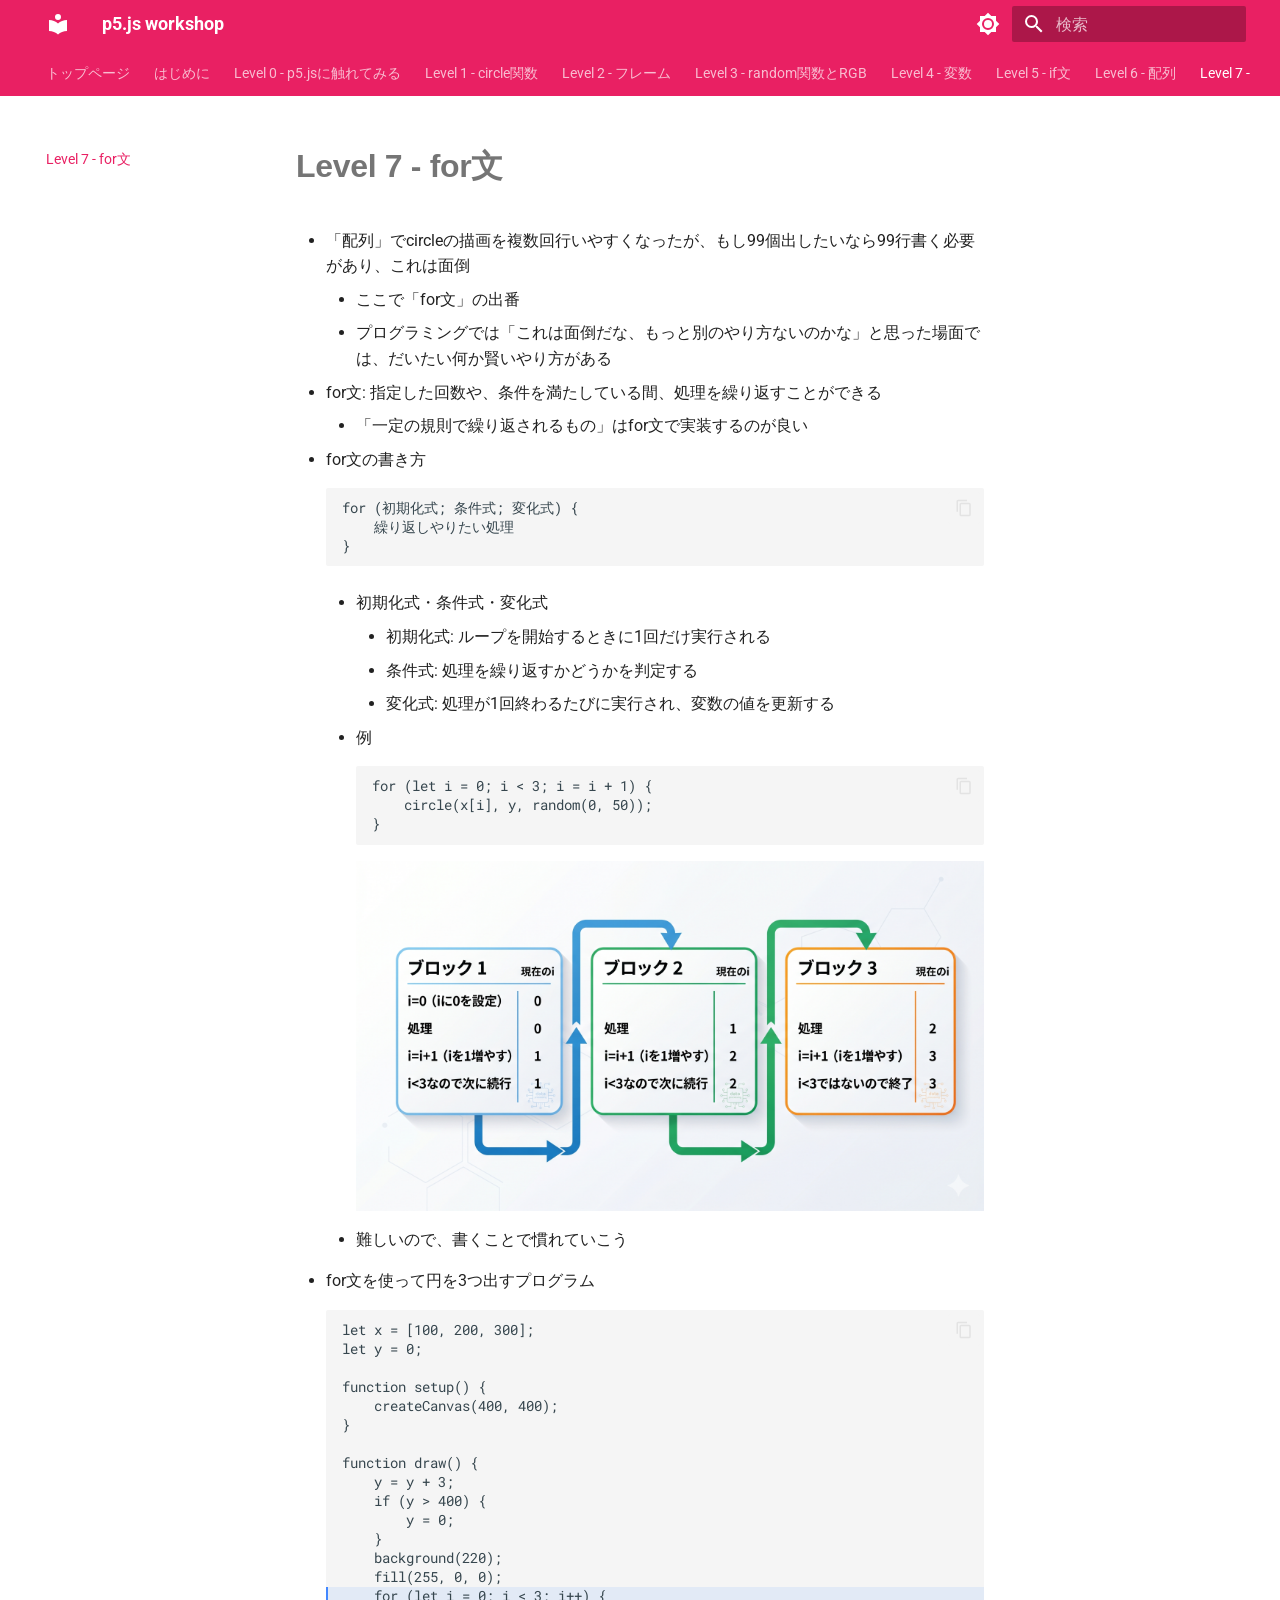
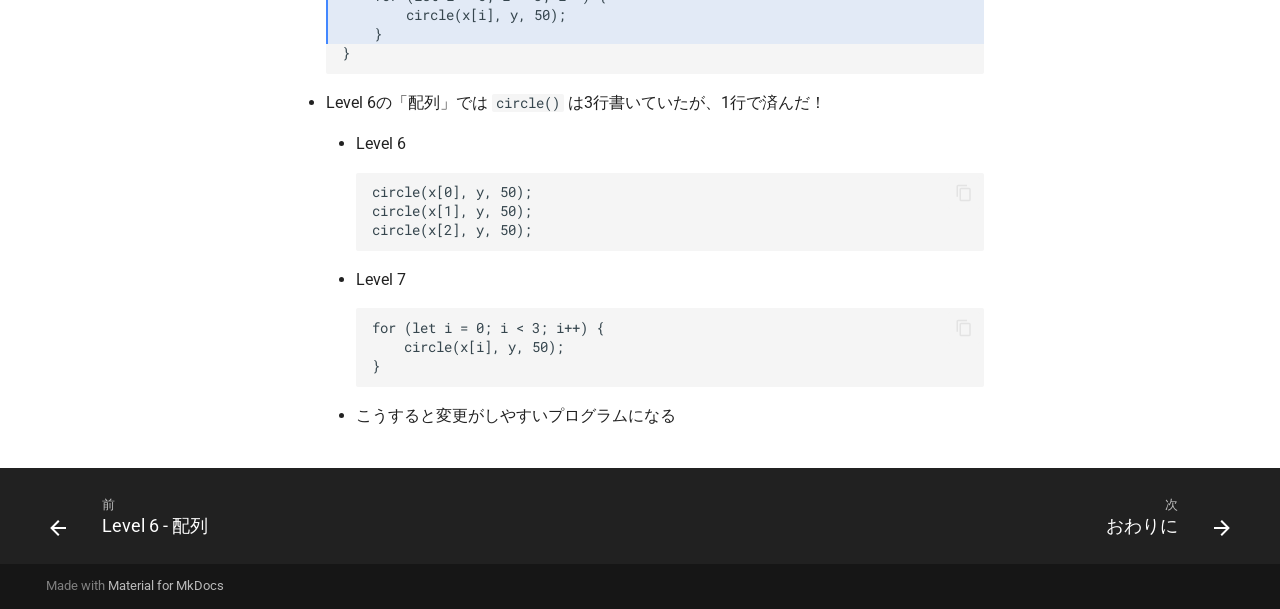
<file: level_7/index.html>
<!doctype html>
<html lang="ja" class="no-js">
  <head>
    
      <meta charset="utf-8">
      <meta name="viewport" content="width=device-width,initial-scale=1">
      
      
      
      
        <link rel="prev" href="../level_6/">
      
      
        <link rel="next" href="../outro/">
      
      
        
      
      
      <link rel="icon" href="../assets/favicon.ico">
      <meta name="generator" content="mkdocs-1.6.1, mkdocs-material-9.7.6">
    
    
      
        <title>Level 7 - for文 - p5.js workshop</title>
      
    
    
      <link rel="stylesheet" href="../assets/stylesheets/main.484c7ddc.min.css">
      
        
        <link rel="stylesheet" href="../assets/stylesheets/palette.ab4e12ef.min.css">
      
      


    
    
      
    
    
      
        
        
        <link rel="preconnect" href="https://fonts.gstatic.com" crossorigin>
        <link rel="stylesheet" href="https://fonts.googleapis.com/css?family=Roboto:300,300i,400,400i,700,700i%7CRoboto+Mono:400,400i,700,700i&display=fallback">
        <style>:root{--md-text-font:"Roboto";--md-code-font:"Roboto Mono"}</style>
      
    
    
      <link rel="stylesheet" href="../stylesheets/custom.css">
    
    <script>__md_scope=new URL("..",location),__md_hash=e=>[...e].reduce(((e,_)=>(e<<5)-e+_.charCodeAt(0)),0),__md_get=(e,_=localStorage,t=__md_scope)=>JSON.parse(_.getItem(t.pathname+"."+e)),__md_set=(e,_,t=localStorage,a=__md_scope)=>{try{t.setItem(a.pathname+"."+e,JSON.stringify(_))}catch(e){}}</script>
    
      

    
    
  </head>
  
  
    
    
      
    
    
    
    
    <body dir="ltr" data-md-color-scheme="default" data-md-color-primary="pink" data-md-color-accent="pink">
  
    
    <input class="md-toggle" data-md-toggle="drawer" type="checkbox" id="__drawer" autocomplete="off">
    <input class="md-toggle" data-md-toggle="search" type="checkbox" id="__search" autocomplete="off">
    <label class="md-overlay" for="__drawer"></label>
    <div data-md-component="skip">
      
        
        <a href="#level-7-for" class="md-skip">
          コンテンツにスキップ
        </a>
      
    </div>
    <div data-md-component="announce">
      
    </div>
    
    
      

<header class="md-header" data-md-component="header">
  <nav class="md-header__inner md-grid" aria-label="ヘッダー">
    <a href=".." title="p5.js workshop" class="md-header__button md-logo" aria-label="p5.js workshop" data-md-component="logo">
      
  
  <svg xmlns="http://www.w3.org/2000/svg" viewBox="0 0 24 24"><path d="M12 8a3 3 0 0 0 3-3 3 3 0 0 0-3-3 3 3 0 0 0-3 3 3 3 0 0 0 3 3m0 3.54C9.64 9.35 6.5 8 3 8v11c3.5 0 6.64 1.35 9 3.54 2.36-2.19 5.5-3.54 9-3.54V8c-3.5 0-6.64 1.35-9 3.54"/></svg>

    </a>
    <label class="md-header__button md-icon" for="__drawer">
      
      <svg xmlns="http://www.w3.org/2000/svg" viewBox="0 0 24 24"><path d="M3 6h18v2H3zm0 5h18v2H3zm0 5h18v2H3z"/></svg>
    </label>
    <div class="md-header__title" data-md-component="header-title">
      <div class="md-header__ellipsis">
        <div class="md-header__topic">
          <span class="md-ellipsis">
            p5.js workshop
          </span>
        </div>
        <div class="md-header__topic" data-md-component="header-topic">
          <span class="md-ellipsis">
            
              Level 7 - for文
            
          </span>
        </div>
      </div>
    </div>
    
      
        <form class="md-header__option" data-md-component="palette">
  
    
    
    
    <input class="md-option" data-md-color-media="(prefers-color-scheme: light)" data-md-color-scheme="default" data-md-color-primary="pink" data-md-color-accent="pink"  aria-label="ダークモードに切り替え"  type="radio" name="__palette" id="__palette_0">
    
      <label class="md-header__button md-icon" title="ダークモードに切り替え" for="__palette_1" hidden>
        <svg xmlns="http://www.w3.org/2000/svg" viewBox="0 0 24 24"><path d="M12 8a4 4 0 0 0-4 4 4 4 0 0 0 4 4 4 4 0 0 0 4-4 4 4 0 0 0-4-4m0 10a6 6 0 0 1-6-6 6 6 0 0 1 6-6 6 6 0 0 1 6 6 6 6 0 0 1-6 6m8-9.31V4h-4.69L12 .69 8.69 4H4v4.69L.69 12 4 15.31V20h4.69L12 23.31 15.31 20H20v-4.69L23.31 12z"/></svg>
      </label>
    
  
    
    
    
    <input class="md-option" data-md-color-media="(prefers-color-scheme: dark)" data-md-color-scheme="slate" data-md-color-primary="pink" data-md-color-accent="pink"  aria-label="ライトモードに切り替え"  type="radio" name="__palette" id="__palette_1">
    
      <label class="md-header__button md-icon" title="ライトモードに切り替え" for="__palette_0" hidden>
        <svg xmlns="http://www.w3.org/2000/svg" viewBox="0 0 24 24"><path d="M12 18c-.89 0-1.74-.2-2.5-.55C11.56 16.5 13 14.42 13 12s-1.44-4.5-3.5-5.45C10.26 6.2 11.11 6 12 6a6 6 0 0 1 6 6 6 6 0 0 1-6 6m8-9.31V4h-4.69L12 .69 8.69 4H4v4.69L.69 12 4 15.31V20h4.69L12 23.31 15.31 20H20v-4.69L23.31 12z"/></svg>
      </label>
    
  
</form>
      
    
    
      <script>var palette=__md_get("__palette");if(palette&&palette.color){if("(prefers-color-scheme)"===palette.color.media){var media=matchMedia("(prefers-color-scheme: light)"),input=document.querySelector(media.matches?"[data-md-color-media='(prefers-color-scheme: light)']":"[data-md-color-media='(prefers-color-scheme: dark)']");palette.color.media=input.getAttribute("data-md-color-media"),palette.color.scheme=input.getAttribute("data-md-color-scheme"),palette.color.primary=input.getAttribute("data-md-color-primary"),palette.color.accent=input.getAttribute("data-md-color-accent")}for(var[key,value]of Object.entries(palette.color))document.body.setAttribute("data-md-color-"+key,value)}</script>
    
    
    
      
      
        <label class="md-header__button md-icon" for="__search">
          
          <svg xmlns="http://www.w3.org/2000/svg" viewBox="0 0 24 24"><path d="M9.5 3A6.5 6.5 0 0 1 16 9.5c0 1.61-.59 3.09-1.56 4.23l.27.27h.79l5 5-1.5 1.5-5-5v-.79l-.27-.27A6.52 6.52 0 0 1 9.5 16 6.5 6.5 0 0 1 3 9.5 6.5 6.5 0 0 1 9.5 3m0 2C7 5 5 7 5 9.5S7 14 9.5 14 14 12 14 9.5 12 5 9.5 5"/></svg>
        </label>
        <div class="md-search" data-md-component="search" role="dialog">
  <label class="md-search__overlay" for="__search"></label>
  <div class="md-search__inner" role="search">
    <form class="md-search__form" name="search">
      <input type="text" class="md-search__input" name="query" aria-label="検索" placeholder="検索" autocapitalize="off" autocorrect="off" autocomplete="off" spellcheck="false" data-md-component="search-query" required>
      <label class="md-search__icon md-icon" for="__search">
        
        <svg xmlns="http://www.w3.org/2000/svg" viewBox="0 0 24 24"><path d="M9.5 3A6.5 6.5 0 0 1 16 9.5c0 1.61-.59 3.09-1.56 4.23l.27.27h.79l5 5-1.5 1.5-5-5v-.79l-.27-.27A6.52 6.52 0 0 1 9.5 16 6.5 6.5 0 0 1 3 9.5 6.5 6.5 0 0 1 9.5 3m0 2C7 5 5 7 5 9.5S7 14 9.5 14 14 12 14 9.5 12 5 9.5 5"/></svg>
        
        <svg xmlns="http://www.w3.org/2000/svg" viewBox="0 0 24 24"><path d="M20 11v2H8l5.5 5.5-1.42 1.42L4.16 12l7.92-7.92L13.5 5.5 8 11z"/></svg>
      </label>
      <nav class="md-search__options" aria-label="検索">
        
        <button type="reset" class="md-search__icon md-icon" title="クリア" aria-label="クリア" tabindex="-1">
          
          <svg xmlns="http://www.w3.org/2000/svg" viewBox="0 0 24 24"><path d="M19 6.41 17.59 5 12 10.59 6.41 5 5 6.41 10.59 12 5 17.59 6.41 19 12 13.41 17.59 19 19 17.59 13.41 12z"/></svg>
        </button>
      </nav>
      
    </form>
    <div class="md-search__output">
      <div class="md-search__scrollwrap" tabindex="0" data-md-scrollfix>
        <div class="md-search-result" data-md-component="search-result">
          <div class="md-search-result__meta">
            検索を初期化
          </div>
          <ol class="md-search-result__list" role="presentation"></ol>
        </div>
      </div>
    </div>
  </div>
</div>
      
    
    
  </nav>
  
</header>
    
    <div class="md-container" data-md-component="container">
      
      
        
          
            
<nav class="md-tabs" aria-label="タブ" data-md-component="tabs">
  <div class="md-grid">
    <ul class="md-tabs__list">
      
        
  
  
  
  
    <li class="md-tabs__item">
      <a href=".." class="md-tabs__link">
        
  
  
    
  
  トップページ

      </a>
    </li>
  

      
        
  
  
  
  
    <li class="md-tabs__item">
      <a href="../intro/" class="md-tabs__link">
        
  
  
    
  
  はじめに

      </a>
    </li>
  

      
        
  
  
  
  
    <li class="md-tabs__item">
      <a href="../level_0/" class="md-tabs__link">
        
  
  
    
  
  Level 0 - p5.jsに触れてみる

      </a>
    </li>
  

      
        
  
  
  
  
    <li class="md-tabs__item">
      <a href="../level_1/" class="md-tabs__link">
        
  
  
    
  
  Level 1 - circle関数

      </a>
    </li>
  

      
        
  
  
  
  
    <li class="md-tabs__item">
      <a href="../level_2/" class="md-tabs__link">
        
  
  
    
  
  Level 2 - フレーム

      </a>
    </li>
  

      
        
  
  
  
  
    <li class="md-tabs__item">
      <a href="../level_3/" class="md-tabs__link">
        
  
  
    
  
  Level 3 - random関数とRGB

      </a>
    </li>
  

      
        
  
  
  
  
    <li class="md-tabs__item">
      <a href="../level_4/" class="md-tabs__link">
        
  
  
    
  
  Level 4 - 変数

      </a>
    </li>
  

      
        
  
  
  
  
    <li class="md-tabs__item">
      <a href="../level_5/" class="md-tabs__link">
        
  
  
    
  
  Level 5 - if文

      </a>
    </li>
  

      
        
  
  
  
  
    <li class="md-tabs__item">
      <a href="../level_6/" class="md-tabs__link">
        
  
  
    
  
  Level 6 - 配列

      </a>
    </li>
  

      
        
  
  
  
    
  
  
    <li class="md-tabs__item md-tabs__item--active">
      <a href="./" class="md-tabs__link">
        
  
  
    
  
  Level 7 - for文

      </a>
    </li>
  

      
        
  
  
  
  
    <li class="md-tabs__item">
      <a href="../outro/" class="md-tabs__link">
        
  
  
    
  
  おわりに

      </a>
    </li>
  

      
        
  
  
  
  
    <li class="md-tabs__item">
      <a href="../EX/" class="md-tabs__link">
        
  
  
    
  
  EX - 余裕があれば

      </a>
    </li>
  

      
        
  
  
  
  
    <li class="md-tabs__item">
      <a href="../ambiguous/" class="md-tabs__link">
        
  
  
    
  
  おまけ - 間違えやすいところ

      </a>
    </li>
  

      
    </ul>
  </div>
</nav>
          
        
      
      <main class="md-main" data-md-component="main">
        <div class="md-main__inner md-grid">
          
            
              
              <div class="md-sidebar md-sidebar--primary" data-md-component="sidebar" data-md-type="navigation" >
                <div class="md-sidebar__scrollwrap">
                  <div class="md-sidebar__inner">
                    


  


<nav class="md-nav md-nav--primary md-nav--lifted" aria-label="ナビゲーション" data-md-level="0">
  <label class="md-nav__title" for="__drawer">
    <a href=".." title="p5.js workshop" class="md-nav__button md-logo" aria-label="p5.js workshop" data-md-component="logo">
      
  
  <svg xmlns="http://www.w3.org/2000/svg" viewBox="0 0 24 24"><path d="M12 8a3 3 0 0 0 3-3 3 3 0 0 0-3-3 3 3 0 0 0-3 3 3 3 0 0 0 3 3m0 3.54C9.64 9.35 6.5 8 3 8v11c3.5 0 6.64 1.35 9 3.54 2.36-2.19 5.5-3.54 9-3.54V8c-3.5 0-6.64 1.35-9 3.54"/></svg>

    </a>
    p5.js workshop
  </label>
  
  <ul class="md-nav__list" data-md-scrollfix>
    
      
      
  
  
  
  
    <li class="md-nav__item">
      <a href=".." class="md-nav__link">
        
  
  
  <span class="md-ellipsis">
    
  
    トップページ
  

    
  </span>
  
  

      </a>
    </li>
  

    
      
      
  
  
  
  
    <li class="md-nav__item">
      <a href="../intro/" class="md-nav__link">
        
  
  
  <span class="md-ellipsis">
    
  
    はじめに
  

    
  </span>
  
  

      </a>
    </li>
  

    
      
      
  
  
  
  
    <li class="md-nav__item">
      <a href="../level_0/" class="md-nav__link">
        
  
  
  <span class="md-ellipsis">
    
  
    Level 0 - p5.jsに触れてみる
  

    
  </span>
  
  

      </a>
    </li>
  

    
      
      
  
  
  
  
    <li class="md-nav__item">
      <a href="../level_1/" class="md-nav__link">
        
  
  
  <span class="md-ellipsis">
    
  
    Level 1 - circle関数
  

    
  </span>
  
  

      </a>
    </li>
  

    
      
      
  
  
  
  
    <li class="md-nav__item">
      <a href="../level_2/" class="md-nav__link">
        
  
  
  <span class="md-ellipsis">
    
  
    Level 2 - フレーム
  

    
  </span>
  
  

      </a>
    </li>
  

    
      
      
  
  
  
  
    <li class="md-nav__item">
      <a href="../level_3/" class="md-nav__link">
        
  
  
  <span class="md-ellipsis">
    
  
    Level 3 - random関数とRGB
  

    
  </span>
  
  

      </a>
    </li>
  

    
      
      
  
  
  
  
    <li class="md-nav__item">
      <a href="../level_4/" class="md-nav__link">
        
  
  
  <span class="md-ellipsis">
    
  
    Level 4 - 変数
  

    
  </span>
  
  

      </a>
    </li>
  

    
      
      
  
  
  
  
    <li class="md-nav__item">
      <a href="../level_5/" class="md-nav__link">
        
  
  
  <span class="md-ellipsis">
    
  
    Level 5 - if文
  

    
  </span>
  
  

      </a>
    </li>
  

    
      
      
  
  
  
  
    <li class="md-nav__item">
      <a href="../level_6/" class="md-nav__link">
        
  
  
  <span class="md-ellipsis">
    
  
    Level 6 - 配列
  

    
  </span>
  
  

      </a>
    </li>
  

    
      
      
  
  
    
  
  
  
    <li class="md-nav__item md-nav__item--active">
      
      <input class="md-nav__toggle md-toggle" type="checkbox" id="__toc">
      
      
        
      
      
      <a href="./" class="md-nav__link md-nav__link--active">
        
  
  
  <span class="md-ellipsis">
    
  
    Level 7 - for文
  

    
  </span>
  
  

      </a>
      
    </li>
  

    
      
      
  
  
  
  
    <li class="md-nav__item">
      <a href="../outro/" class="md-nav__link">
        
  
  
  <span class="md-ellipsis">
    
  
    おわりに
  

    
  </span>
  
  

      </a>
    </li>
  

    
      
      
  
  
  
  
    <li class="md-nav__item">
      <a href="../EX/" class="md-nav__link">
        
  
  
  <span class="md-ellipsis">
    
  
    EX - 余裕があれば
  

    
  </span>
  
  

      </a>
    </li>
  

    
      
      
  
  
  
  
    <li class="md-nav__item">
      <a href="../ambiguous/" class="md-nav__link">
        
  
  
  <span class="md-ellipsis">
    
  
    おまけ - 間違えやすいところ
  

    
  </span>
  
  

      </a>
    </li>
  

    
  </ul>
</nav>
                  </div>
                </div>
              </div>
            
            
              
              <div class="md-sidebar md-sidebar--secondary" data-md-component="sidebar" data-md-type="toc" >
                <div class="md-sidebar__scrollwrap">
                  <div class="md-sidebar__inner">
                    

<nav class="md-nav md-nav--secondary" aria-label="目次">
  
  
  
    
  
  
</nav>
                  </div>
                </div>
              </div>
            
          
          
            <div class="md-content" data-md-component="content">
              
              <article class="md-content__inner md-typeset">
                
                  



<h1 id="level-7-for">Level 7 - for文</h1>
<ul>
<li>「配列」でcircleの描画を複数回行いやすくなったが、もし99個出したいなら99行書く必要があり、これは面倒<ul>
<li>ここで「for文」の出番</li>
<li>プログラミングでは「これは面倒だな、もっと別のやり方ないのかな」と思った場面では、だいたい何か賢いやり方がある</li>
</ul>
</li>
<li>
<p>for文: 指定した回数や、条件を満たしている間、処理を繰り返すことができる</p>
<ul>
<li>「一定の規則で繰り返されるもの」はfor文で実装するのが良い</li>
</ul>
</li>
<li>
<p>for文の書き方</p>
<div class="highlight"><pre><span></span><code><a id="__codelineno-0-1" name="__codelineno-0-1" href="#__codelineno-0-1"></a>for (初期化式; 条件式; 変化式) {
<a id="__codelineno-0-2" name="__codelineno-0-2" href="#__codelineno-0-2"></a>    繰り返しやりたい処理
<a id="__codelineno-0-3" name="__codelineno-0-3" href="#__codelineno-0-3"></a>}
</code></pre></div>
<ul>
<li>
<p>初期化式・条件式・変化式</p>
<ul>
<li>初期化式: ループを開始するときに1回だけ実行される</li>
<li>条件式: 処理を繰り返すかどうかを判定する</li>
<li>変化式: 処理が1回終わるたびに実行され、変数の値を更新する</li>
</ul>
</li>
<li>
<p>例</p>
<div class="highlight"><pre><span></span><code><a id="__codelineno-1-1" name="__codelineno-1-1" href="#__codelineno-1-1"></a>for (let i = 0; i &lt; 3; i = i + 1) {
<a id="__codelineno-1-2" name="__codelineno-1-2" href="#__codelineno-1-2"></a>    circle(x[i], y, random(0, 50));
<a id="__codelineno-1-3" name="__codelineno-1-3" href="#__codelineno-1-3"></a>}
</code></pre></div>
<p><img alt="for文のイメージ" src="../images/for.png" /></p>
</li>
<li>
<p>難しいので、書くことで慣れていこう</p>
</li>
</ul>
</li>
<li>
<p>for文を使って円を3つ出すプログラム</p>
<div class="highlight"><pre><span></span><code><a id="__codelineno-2-1" name="__codelineno-2-1" href="#__codelineno-2-1"></a>let x = [100, 200, 300];
<a id="__codelineno-2-2" name="__codelineno-2-2" href="#__codelineno-2-2"></a>let y = 0;
<a id="__codelineno-2-3" name="__codelineno-2-3" href="#__codelineno-2-3"></a>
<a id="__codelineno-2-4" name="__codelineno-2-4" href="#__codelineno-2-4"></a>function setup() {
<a id="__codelineno-2-5" name="__codelineno-2-5" href="#__codelineno-2-5"></a>    createCanvas(400, 400);
<a id="__codelineno-2-6" name="__codelineno-2-6" href="#__codelineno-2-6"></a>}
<a id="__codelineno-2-7" name="__codelineno-2-7" href="#__codelineno-2-7"></a>
<a id="__codelineno-2-8" name="__codelineno-2-8" href="#__codelineno-2-8"></a>function draw() {
<a id="__codelineno-2-9" name="__codelineno-2-9" href="#__codelineno-2-9"></a>    y = y + 3;
<a id="__codelineno-2-10" name="__codelineno-2-10" href="#__codelineno-2-10"></a>    if (y &gt; 400) {
<a id="__codelineno-2-11" name="__codelineno-2-11" href="#__codelineno-2-11"></a>        y = 0;
<a id="__codelineno-2-12" name="__codelineno-2-12" href="#__codelineno-2-12"></a>    }
<a id="__codelineno-2-13" name="__codelineno-2-13" href="#__codelineno-2-13"></a>    background(220);
<a id="__codelineno-2-14" name="__codelineno-2-14" href="#__codelineno-2-14"></a>    fill(255, 0, 0);
<a id="__codelineno-2-15" name="__codelineno-2-15" href="#__codelineno-2-15"></a><span class="hll">    for (let i = 0; i &lt; 3; i++) {
</span><a id="__codelineno-2-16" name="__codelineno-2-16" href="#__codelineno-2-16"></a><span class="hll">        circle(x[i], y, 50);
</span><a id="__codelineno-2-17" name="__codelineno-2-17" href="#__codelineno-2-17"></a><span class="hll">    }
</span><a id="__codelineno-2-18" name="__codelineno-2-18" href="#__codelineno-2-18"></a>}
</code></pre></div>
</li>
<li>
<p>Level 6の「配列」では <code>circle()</code> は3行書いていたが、1行で済んだ！</p>
<ul>
<li>
<p>Level 6</p>
<div class="highlight"><pre><span></span><code><a id="__codelineno-3-1" name="__codelineno-3-1" href="#__codelineno-3-1"></a>circle(x[0], y, 50);
<a id="__codelineno-3-2" name="__codelineno-3-2" href="#__codelineno-3-2"></a>circle(x[1], y, 50);
<a id="__codelineno-3-3" name="__codelineno-3-3" href="#__codelineno-3-3"></a>circle(x[2], y, 50);
</code></pre></div>
</li>
<li>
<p>Level 7</p>
<div class="highlight"><pre><span></span><code><a id="__codelineno-4-1" name="__codelineno-4-1" href="#__codelineno-4-1"></a>for (let i = 0; i &lt; 3; i++) {
<a id="__codelineno-4-2" name="__codelineno-4-2" href="#__codelineno-4-2"></a>    circle(x[i], y, 50);
<a id="__codelineno-4-3" name="__codelineno-4-3" href="#__codelineno-4-3"></a>}
</code></pre></div>
</li>
<li>
<p>こうすると変更がしやすいプログラムになる</p>
</li>
</ul>
</li>
</ul>












                
              </article>
            </div>
          
          
<script>var target=document.getElementById(location.hash.slice(1));target&&target.name&&(target.checked=target.name.startsWith("__tabbed_"))</script>
        </div>
        
          <button type="button" class="md-top md-icon" data-md-component="top" hidden>
  
  <svg xmlns="http://www.w3.org/2000/svg" viewBox="0 0 24 24"><path d="M13 20h-2V8l-5.5 5.5-1.42-1.42L12 4.16l7.92 7.92-1.42 1.42L13 8z"/></svg>
  ページトップへ戻る
</button>
        
      </main>
      
        <footer class="md-footer">
  
    
      
      <nav class="md-footer__inner md-grid" aria-label="フッター" >
        
          
          <a href="../level_6/" class="md-footer__link md-footer__link--prev" aria-label="前: Level 6 - 配列">
            <div class="md-footer__button md-icon">
              
              <svg xmlns="http://www.w3.org/2000/svg" viewBox="0 0 24 24"><path d="M20 11v2H8l5.5 5.5-1.42 1.42L4.16 12l7.92-7.92L13.5 5.5 8 11z"/></svg>
            </div>
            <div class="md-footer__title">
              <span class="md-footer__direction">
                前
              </span>
              <div class="md-ellipsis">
                Level 6 - 配列
              </div>
            </div>
          </a>
        
        
          
          <a href="../outro/" class="md-footer__link md-footer__link--next" aria-label="次: おわりに">
            <div class="md-footer__title">
              <span class="md-footer__direction">
                次
              </span>
              <div class="md-ellipsis">
                おわりに
              </div>
            </div>
            <div class="md-footer__button md-icon">
              
              <svg xmlns="http://www.w3.org/2000/svg" viewBox="0 0 24 24"><path d="M4 11v2h12l-5.5 5.5 1.42 1.42L19.84 12l-7.92-7.92L10.5 5.5 16 11z"/></svg>
            </div>
          </a>
        
      </nav>
    
  
  <div class="md-footer-meta md-typeset">
    <div class="md-footer-meta__inner md-grid">
      <div class="md-copyright">
  
  
    Made with
    <a href="https://squidfunk.github.io/mkdocs-material/" target="_blank" rel="noopener">
      Material for MkDocs
    </a>
  
</div>
      
    </div>
  </div>
</footer>
      
    </div>
    <div class="md-dialog" data-md-component="dialog">
      <div class="md-dialog__inner md-typeset"></div>
    </div>
    
    
    
      
      
      <script id="__config" type="application/json">{"annotate": null, "base": "..", "features": ["navigation.instant", "navigation.tracking", "navigation.tabs", "content.code.copy", "navigation.footer", "navigation.top"], "search": "../assets/javascripts/workers/search.2c215733.min.js", "tags": null, "translations": {"clipboard.copied": "\u30b3\u30d4\u30fc\u3057\u307e\u3057\u305f", "clipboard.copy": "\u30af\u30ea\u30c3\u30d7\u30dc\u30fc\u30c9\u3078\u30b3\u30d4\u30fc", "search.result.more.one": "\u3053\u306e\u30da\u30fc\u30b8\u5185\u306b\u3082\u30461\u4ef6\u898b\u3064\u304b\u308a\u307e\u3057\u305f", "search.result.more.other": "\u3053\u306e\u30da\u30fc\u30b8\u5185\u306b\u3042\u3068#\u4ef6\u898b\u3064\u304b\u308a\u307e\u3057\u305f", "search.result.none": "\u4f55\u3082\u898b\u3064\u304b\u308a\u307e\u305b\u3093\u3067\u3057\u305f", "search.result.one": "1\u4ef6\u898b\u3064\u304b\u308a\u307e\u3057\u305f", "search.result.other": "#\u4ef6\u898b\u3064\u304b\u308a\u307e\u3057\u305f", "search.result.placeholder": "\u691c\u7d22\u30ad\u30fc\u30ef\u30fc\u30c9\u3092\u5165\u529b\u3057\u3066\u304f\u3060\u3055\u3044", "search.result.term.missing": "\u691c\u7d22\u306b\u542b\u307e\u308c\u306a\u3044", "select.version": "\u30d0\u30fc\u30b8\u30e7\u30f3\u5207\u308a\u66ff\u3048"}, "version": null}</script>
    
    
      <script src="../assets/javascripts/bundle.79ae519e.min.js"></script>
      
    
  </body>
</html>
</file>
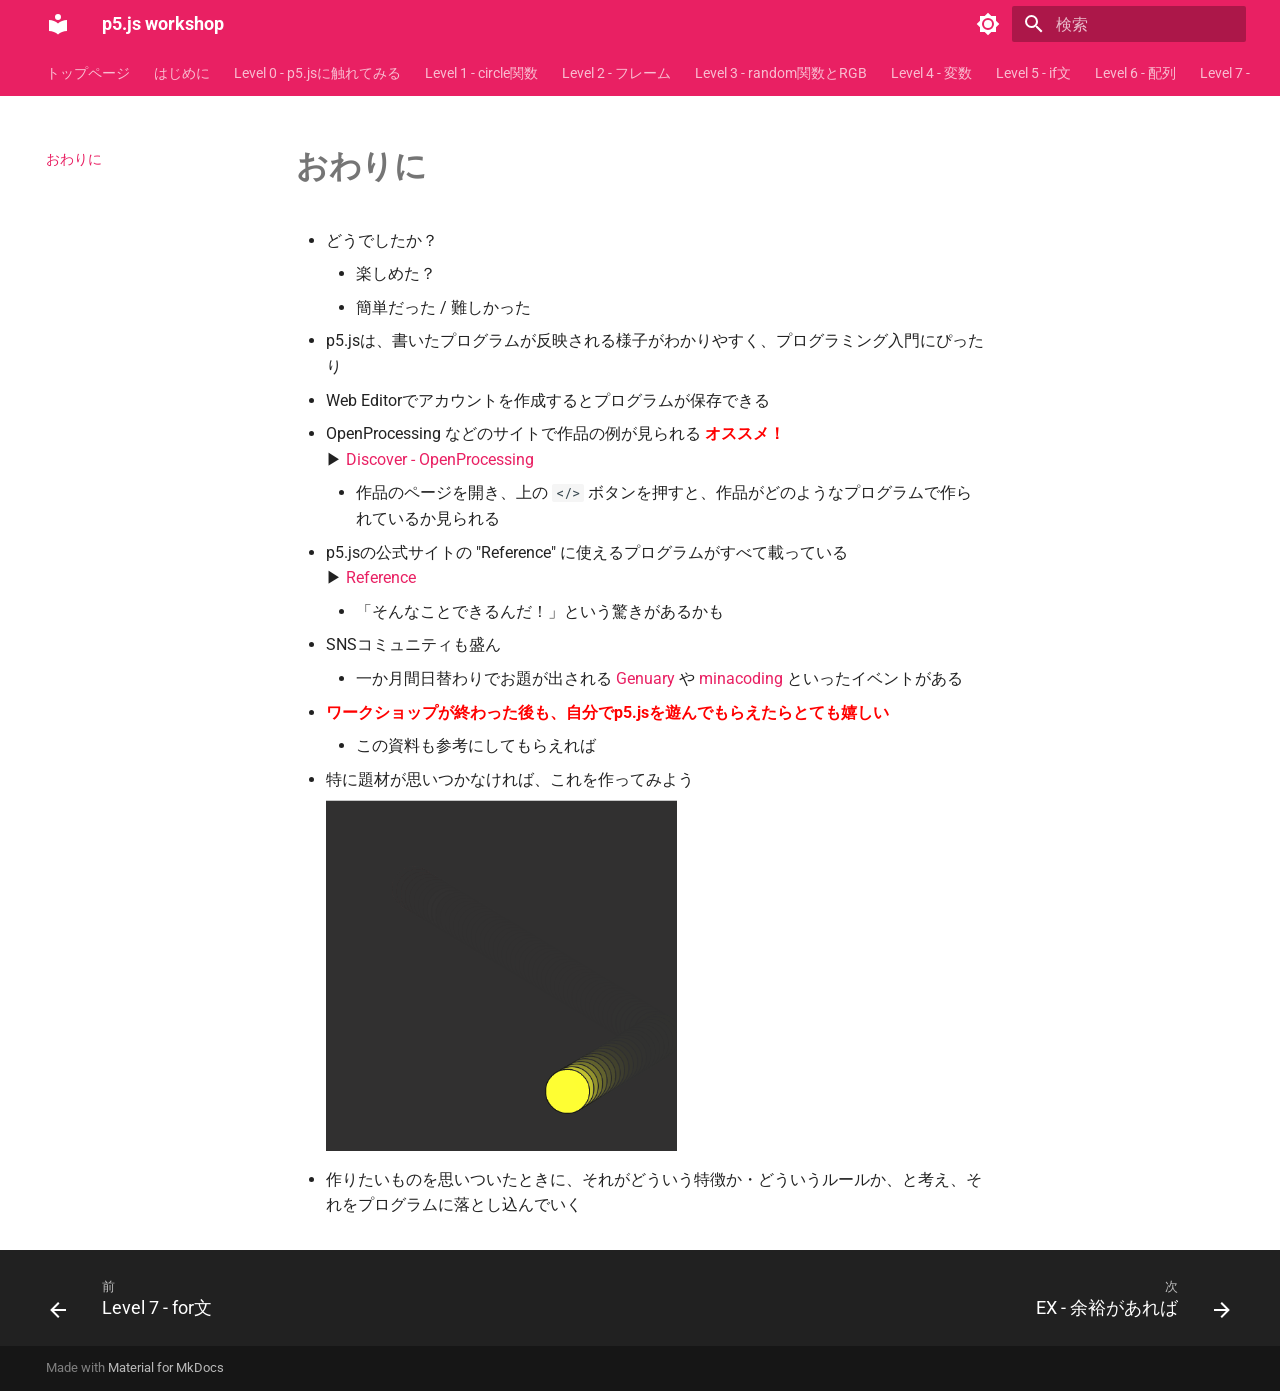
<file: outro/index.html>
<!doctype html>
<html lang="ja" class="no-js">
  <head>
    
      <meta charset="utf-8">
      <meta name="viewport" content="width=device-width,initial-scale=1">
      
      
      
      
        <link rel="prev" href="../level_7/">
      
      
        <link rel="next" href="../EX/">
      
      
        
      
      
      <link rel="icon" href="../assets/favicon.ico">
      <meta name="generator" content="mkdocs-1.6.1, mkdocs-material-9.7.6">
    
    
      
        <title>おわりに - p5.js workshop</title>
      
    
    
      <link rel="stylesheet" href="../assets/stylesheets/main.484c7ddc.min.css">
      
        
        <link rel="stylesheet" href="../assets/stylesheets/palette.ab4e12ef.min.css">
      
      


    
    
      
    
    
      
        
        
        <link rel="preconnect" href="https://fonts.gstatic.com" crossorigin>
        <link rel="stylesheet" href="https://fonts.googleapis.com/css?family=Roboto:300,300i,400,400i,700,700i%7CRoboto+Mono:400,400i,700,700i&display=fallback">
        <style>:root{--md-text-font:"Roboto";--md-code-font:"Roboto Mono"}</style>
      
    
    
      <link rel="stylesheet" href="../stylesheets/custom.css">
    
    <script>__md_scope=new URL("..",location),__md_hash=e=>[...e].reduce(((e,_)=>(e<<5)-e+_.charCodeAt(0)),0),__md_get=(e,_=localStorage,t=__md_scope)=>JSON.parse(_.getItem(t.pathname+"."+e)),__md_set=(e,_,t=localStorage,a=__md_scope)=>{try{t.setItem(a.pathname+"."+e,JSON.stringify(_))}catch(e){}}</script>
    
      

    
    
  </head>
  
  
    
    
      
    
    
    
    
    <body dir="ltr" data-md-color-scheme="default" data-md-color-primary="pink" data-md-color-accent="pink">
  
    
    <input class="md-toggle" data-md-toggle="drawer" type="checkbox" id="__drawer" autocomplete="off">
    <input class="md-toggle" data-md-toggle="search" type="checkbox" id="__search" autocomplete="off">
    <label class="md-overlay" for="__drawer"></label>
    <div data-md-component="skip">
      
        
        <a href="#_1" class="md-skip">
          コンテンツにスキップ
        </a>
      
    </div>
    <div data-md-component="announce">
      
    </div>
    
    
      

<header class="md-header" data-md-component="header">
  <nav class="md-header__inner md-grid" aria-label="ヘッダー">
    <a href=".." title="p5.js workshop" class="md-header__button md-logo" aria-label="p5.js workshop" data-md-component="logo">
      
  
  <svg xmlns="http://www.w3.org/2000/svg" viewBox="0 0 24 24"><path d="M12 8a3 3 0 0 0 3-3 3 3 0 0 0-3-3 3 3 0 0 0-3 3 3 3 0 0 0 3 3m0 3.54C9.64 9.35 6.5 8 3 8v11c3.5 0 6.64 1.35 9 3.54 2.36-2.19 5.5-3.54 9-3.54V8c-3.5 0-6.64 1.35-9 3.54"/></svg>

    </a>
    <label class="md-header__button md-icon" for="__drawer">
      
      <svg xmlns="http://www.w3.org/2000/svg" viewBox="0 0 24 24"><path d="M3 6h18v2H3zm0 5h18v2H3zm0 5h18v2H3z"/></svg>
    </label>
    <div class="md-header__title" data-md-component="header-title">
      <div class="md-header__ellipsis">
        <div class="md-header__topic">
          <span class="md-ellipsis">
            p5.js workshop
          </span>
        </div>
        <div class="md-header__topic" data-md-component="header-topic">
          <span class="md-ellipsis">
            
              おわりに
            
          </span>
        </div>
      </div>
    </div>
    
      
        <form class="md-header__option" data-md-component="palette">
  
    
    
    
    <input class="md-option" data-md-color-media="(prefers-color-scheme: light)" data-md-color-scheme="default" data-md-color-primary="pink" data-md-color-accent="pink"  aria-label="ダークモードに切り替え"  type="radio" name="__palette" id="__palette_0">
    
      <label class="md-header__button md-icon" title="ダークモードに切り替え" for="__palette_1" hidden>
        <svg xmlns="http://www.w3.org/2000/svg" viewBox="0 0 24 24"><path d="M12 8a4 4 0 0 0-4 4 4 4 0 0 0 4 4 4 4 0 0 0 4-4 4 4 0 0 0-4-4m0 10a6 6 0 0 1-6-6 6 6 0 0 1 6-6 6 6 0 0 1 6 6 6 6 0 0 1-6 6m8-9.31V4h-4.69L12 .69 8.69 4H4v4.69L.69 12 4 15.31V20h4.69L12 23.31 15.31 20H20v-4.69L23.31 12z"/></svg>
      </label>
    
  
    
    
    
    <input class="md-option" data-md-color-media="(prefers-color-scheme: dark)" data-md-color-scheme="slate" data-md-color-primary="pink" data-md-color-accent="pink"  aria-label="ライトモードに切り替え"  type="radio" name="__palette" id="__palette_1">
    
      <label class="md-header__button md-icon" title="ライトモードに切り替え" for="__palette_0" hidden>
        <svg xmlns="http://www.w3.org/2000/svg" viewBox="0 0 24 24"><path d="M12 18c-.89 0-1.74-.2-2.5-.55C11.56 16.5 13 14.42 13 12s-1.44-4.5-3.5-5.45C10.26 6.2 11.11 6 12 6a6 6 0 0 1 6 6 6 6 0 0 1-6 6m8-9.31V4h-4.69L12 .69 8.69 4H4v4.69L.69 12 4 15.31V20h4.69L12 23.31 15.31 20H20v-4.69L23.31 12z"/></svg>
      </label>
    
  
</form>
      
    
    
      <script>var palette=__md_get("__palette");if(palette&&palette.color){if("(prefers-color-scheme)"===palette.color.media){var media=matchMedia("(prefers-color-scheme: light)"),input=document.querySelector(media.matches?"[data-md-color-media='(prefers-color-scheme: light)']":"[data-md-color-media='(prefers-color-scheme: dark)']");palette.color.media=input.getAttribute("data-md-color-media"),palette.color.scheme=input.getAttribute("data-md-color-scheme"),palette.color.primary=input.getAttribute("data-md-color-primary"),palette.color.accent=input.getAttribute("data-md-color-accent")}for(var[key,value]of Object.entries(palette.color))document.body.setAttribute("data-md-color-"+key,value)}</script>
    
    
    
      
      
        <label class="md-header__button md-icon" for="__search">
          
          <svg xmlns="http://www.w3.org/2000/svg" viewBox="0 0 24 24"><path d="M9.5 3A6.5 6.5 0 0 1 16 9.5c0 1.61-.59 3.09-1.56 4.23l.27.27h.79l5 5-1.5 1.5-5-5v-.79l-.27-.27A6.52 6.52 0 0 1 9.5 16 6.5 6.5 0 0 1 3 9.5 6.5 6.5 0 0 1 9.5 3m0 2C7 5 5 7 5 9.5S7 14 9.5 14 14 12 14 9.5 12 5 9.5 5"/></svg>
        </label>
        <div class="md-search" data-md-component="search" role="dialog">
  <label class="md-search__overlay" for="__search"></label>
  <div class="md-search__inner" role="search">
    <form class="md-search__form" name="search">
      <input type="text" class="md-search__input" name="query" aria-label="検索" placeholder="検索" autocapitalize="off" autocorrect="off" autocomplete="off" spellcheck="false" data-md-component="search-query" required>
      <label class="md-search__icon md-icon" for="__search">
        
        <svg xmlns="http://www.w3.org/2000/svg" viewBox="0 0 24 24"><path d="M9.5 3A6.5 6.5 0 0 1 16 9.5c0 1.61-.59 3.09-1.56 4.23l.27.27h.79l5 5-1.5 1.5-5-5v-.79l-.27-.27A6.52 6.52 0 0 1 9.5 16 6.5 6.5 0 0 1 3 9.5 6.5 6.5 0 0 1 9.5 3m0 2C7 5 5 7 5 9.5S7 14 9.5 14 14 12 14 9.5 12 5 9.5 5"/></svg>
        
        <svg xmlns="http://www.w3.org/2000/svg" viewBox="0 0 24 24"><path d="M20 11v2H8l5.5 5.5-1.42 1.42L4.16 12l7.92-7.92L13.5 5.5 8 11z"/></svg>
      </label>
      <nav class="md-search__options" aria-label="検索">
        
        <button type="reset" class="md-search__icon md-icon" title="クリア" aria-label="クリア" tabindex="-1">
          
          <svg xmlns="http://www.w3.org/2000/svg" viewBox="0 0 24 24"><path d="M19 6.41 17.59 5 12 10.59 6.41 5 5 6.41 10.59 12 5 17.59 6.41 19 12 13.41 17.59 19 19 17.59 13.41 12z"/></svg>
        </button>
      </nav>
      
    </form>
    <div class="md-search__output">
      <div class="md-search__scrollwrap" tabindex="0" data-md-scrollfix>
        <div class="md-search-result" data-md-component="search-result">
          <div class="md-search-result__meta">
            検索を初期化
          </div>
          <ol class="md-search-result__list" role="presentation"></ol>
        </div>
      </div>
    </div>
  </div>
</div>
      
    
    
  </nav>
  
</header>
    
    <div class="md-container" data-md-component="container">
      
      
        
          
            
<nav class="md-tabs" aria-label="タブ" data-md-component="tabs">
  <div class="md-grid">
    <ul class="md-tabs__list">
      
        
  
  
  
  
    <li class="md-tabs__item">
      <a href=".." class="md-tabs__link">
        
  
  
    
  
  トップページ

      </a>
    </li>
  

      
        
  
  
  
  
    <li class="md-tabs__item">
      <a href="../intro/" class="md-tabs__link">
        
  
  
    
  
  はじめに

      </a>
    </li>
  

      
        
  
  
  
  
    <li class="md-tabs__item">
      <a href="../level_0/" class="md-tabs__link">
        
  
  
    
  
  Level 0 - p5.jsに触れてみる

      </a>
    </li>
  

      
        
  
  
  
  
    <li class="md-tabs__item">
      <a href="../level_1/" class="md-tabs__link">
        
  
  
    
  
  Level 1 - circle関数

      </a>
    </li>
  

      
        
  
  
  
  
    <li class="md-tabs__item">
      <a href="../level_2/" class="md-tabs__link">
        
  
  
    
  
  Level 2 - フレーム

      </a>
    </li>
  

      
        
  
  
  
  
    <li class="md-tabs__item">
      <a href="../level_3/" class="md-tabs__link">
        
  
  
    
  
  Level 3 - random関数とRGB

      </a>
    </li>
  

      
        
  
  
  
  
    <li class="md-tabs__item">
      <a href="../level_4/" class="md-tabs__link">
        
  
  
    
  
  Level 4 - 変数

      </a>
    </li>
  

      
        
  
  
  
  
    <li class="md-tabs__item">
      <a href="../level_5/" class="md-tabs__link">
        
  
  
    
  
  Level 5 - if文

      </a>
    </li>
  

      
        
  
  
  
  
    <li class="md-tabs__item">
      <a href="../level_6/" class="md-tabs__link">
        
  
  
    
  
  Level 6 - 配列

      </a>
    </li>
  

      
        
  
  
  
  
    <li class="md-tabs__item">
      <a href="../level_7/" class="md-tabs__link">
        
  
  
    
  
  Level 7 - for文

      </a>
    </li>
  

      
        
  
  
  
    
  
  
    <li class="md-tabs__item md-tabs__item--active">
      <a href="./" class="md-tabs__link">
        
  
  
    
  
  おわりに

      </a>
    </li>
  

      
        
  
  
  
  
    <li class="md-tabs__item">
      <a href="../EX/" class="md-tabs__link">
        
  
  
    
  
  EX - 余裕があれば

      </a>
    </li>
  

      
        
  
  
  
  
    <li class="md-tabs__item">
      <a href="../ambiguous/" class="md-tabs__link">
        
  
  
    
  
  おまけ - 間違えやすいところ

      </a>
    </li>
  

      
    </ul>
  </div>
</nav>
          
        
      
      <main class="md-main" data-md-component="main">
        <div class="md-main__inner md-grid">
          
            
              
              <div class="md-sidebar md-sidebar--primary" data-md-component="sidebar" data-md-type="navigation" >
                <div class="md-sidebar__scrollwrap">
                  <div class="md-sidebar__inner">
                    


  


<nav class="md-nav md-nav--primary md-nav--lifted" aria-label="ナビゲーション" data-md-level="0">
  <label class="md-nav__title" for="__drawer">
    <a href=".." title="p5.js workshop" class="md-nav__button md-logo" aria-label="p5.js workshop" data-md-component="logo">
      
  
  <svg xmlns="http://www.w3.org/2000/svg" viewBox="0 0 24 24"><path d="M12 8a3 3 0 0 0 3-3 3 3 0 0 0-3-3 3 3 0 0 0-3 3 3 3 0 0 0 3 3m0 3.54C9.64 9.35 6.5 8 3 8v11c3.5 0 6.64 1.35 9 3.54 2.36-2.19 5.5-3.54 9-3.54V8c-3.5 0-6.64 1.35-9 3.54"/></svg>

    </a>
    p5.js workshop
  </label>
  
  <ul class="md-nav__list" data-md-scrollfix>
    
      
      
  
  
  
  
    <li class="md-nav__item">
      <a href=".." class="md-nav__link">
        
  
  
  <span class="md-ellipsis">
    
  
    トップページ
  

    
  </span>
  
  

      </a>
    </li>
  

    
      
      
  
  
  
  
    <li class="md-nav__item">
      <a href="../intro/" class="md-nav__link">
        
  
  
  <span class="md-ellipsis">
    
  
    はじめに
  

    
  </span>
  
  

      </a>
    </li>
  

    
      
      
  
  
  
  
    <li class="md-nav__item">
      <a href="../level_0/" class="md-nav__link">
        
  
  
  <span class="md-ellipsis">
    
  
    Level 0 - p5.jsに触れてみる
  

    
  </span>
  
  

      </a>
    </li>
  

    
      
      
  
  
  
  
    <li class="md-nav__item">
      <a href="../level_1/" class="md-nav__link">
        
  
  
  <span class="md-ellipsis">
    
  
    Level 1 - circle関数
  

    
  </span>
  
  

      </a>
    </li>
  

    
      
      
  
  
  
  
    <li class="md-nav__item">
      <a href="../level_2/" class="md-nav__link">
        
  
  
  <span class="md-ellipsis">
    
  
    Level 2 - フレーム
  

    
  </span>
  
  

      </a>
    </li>
  

    
      
      
  
  
  
  
    <li class="md-nav__item">
      <a href="../level_3/" class="md-nav__link">
        
  
  
  <span class="md-ellipsis">
    
  
    Level 3 - random関数とRGB
  

    
  </span>
  
  

      </a>
    </li>
  

    
      
      
  
  
  
  
    <li class="md-nav__item">
      <a href="../level_4/" class="md-nav__link">
        
  
  
  <span class="md-ellipsis">
    
  
    Level 4 - 変数
  

    
  </span>
  
  

      </a>
    </li>
  

    
      
      
  
  
  
  
    <li class="md-nav__item">
      <a href="../level_5/" class="md-nav__link">
        
  
  
  <span class="md-ellipsis">
    
  
    Level 5 - if文
  

    
  </span>
  
  

      </a>
    </li>
  

    
      
      
  
  
  
  
    <li class="md-nav__item">
      <a href="../level_6/" class="md-nav__link">
        
  
  
  <span class="md-ellipsis">
    
  
    Level 6 - 配列
  

    
  </span>
  
  

      </a>
    </li>
  

    
      
      
  
  
  
  
    <li class="md-nav__item">
      <a href="../level_7/" class="md-nav__link">
        
  
  
  <span class="md-ellipsis">
    
  
    Level 7 - for文
  

    
  </span>
  
  

      </a>
    </li>
  

    
      
      
  
  
    
  
  
  
    <li class="md-nav__item md-nav__item--active">
      
      <input class="md-nav__toggle md-toggle" type="checkbox" id="__toc">
      
      
        
      
      
      <a href="./" class="md-nav__link md-nav__link--active">
        
  
  
  <span class="md-ellipsis">
    
  
    おわりに
  

    
  </span>
  
  

      </a>
      
    </li>
  

    
      
      
  
  
  
  
    <li class="md-nav__item">
      <a href="../EX/" class="md-nav__link">
        
  
  
  <span class="md-ellipsis">
    
  
    EX - 余裕があれば
  

    
  </span>
  
  

      </a>
    </li>
  

    
      
      
  
  
  
  
    <li class="md-nav__item">
      <a href="../ambiguous/" class="md-nav__link">
        
  
  
  <span class="md-ellipsis">
    
  
    おまけ - 間違えやすいところ
  

    
  </span>
  
  

      </a>
    </li>
  

    
  </ul>
</nav>
                  </div>
                </div>
              </div>
            
            
              
              <div class="md-sidebar md-sidebar--secondary" data-md-component="sidebar" data-md-type="toc" >
                <div class="md-sidebar__scrollwrap">
                  <div class="md-sidebar__inner">
                    

<nav class="md-nav md-nav--secondary" aria-label="目次">
  
  
  
    
  
  
</nav>
                  </div>
                </div>
              </div>
            
          
          
            <div class="md-content" data-md-component="content">
              
              <article class="md-content__inner md-typeset">
                
                  



<h1 id="_1">おわりに</h1>
<ul>
<li>どうでしたか？<ul>
<li>楽しめた？</li>
<li>簡単だった / 難しかった</li>
</ul>
</li>
<li>p5.jsは、書いたプログラムが反映される様子がわかりやすく、プログラミング入門にぴったり</li>
<li>Web Editorでアカウントを作成するとプログラムが保存できる</li>
<li>
<p>OpenProcessing などのサイトで作品の例が見られる <span style="color: red; font-weight: bold;">オススメ！</span><br />
   ▶ <a href="https://openprocessing.org/discover/#/generativeart">Discover - OpenProcessing</a></p>
<ul>
<li>作品のページを開き、上の <code>&lt;/&gt;</code> ボタンを押すと、作品がどのようなプログラムで作られているか見られる</li>
</ul>
</li>
<li>
<p>p5.jsの公式サイトの "Reference" に使えるプログラムがすべて載っている<br />
    ▶ <a href="https://p5js.org/reference/">Reference</a>  </p>
<ul>
<li>「そんなことできるんだ！」という驚きがあるかも</li>
</ul>
</li>
<li>
<p>SNSコミュニティも盛ん</p>
<ul>
<li>一か月間日替わりでお題が出される <a href="https://genuary.art/">Genuary</a> や <a href="https://sites.google.com/view/minacoding/home">minacoding</a> といったイベントがある</li>
</ul>
</li>
<li>
<p><span style="color: red; font-weight: bold;">ワークショップが終わった後も、自分でp5.jsを遊んでもらえたらとても嬉しい</span></p>
<ul>
<li>この資料も参考にしてもらえれば</li>
</ul>
</li>
<li>
<p>特に題材が思いつかなければ、これを作ってみよう</p>
<p><img alt="課題" src="../images/homework.gif" /></p>
</li>
<li>
<p>作りたいものを思いついたときに、それがどういう特徴か・どういうルールか、と考え、それをプログラムに落とし込んでいく</p>
</li>
</ul>












                
              </article>
            </div>
          
          
<script>var target=document.getElementById(location.hash.slice(1));target&&target.name&&(target.checked=target.name.startsWith("__tabbed_"))</script>
        </div>
        
          <button type="button" class="md-top md-icon" data-md-component="top" hidden>
  
  <svg xmlns="http://www.w3.org/2000/svg" viewBox="0 0 24 24"><path d="M13 20h-2V8l-5.5 5.5-1.42-1.42L12 4.16l7.92 7.92-1.42 1.42L13 8z"/></svg>
  ページトップへ戻る
</button>
        
      </main>
      
        <footer class="md-footer">
  
    
      
      <nav class="md-footer__inner md-grid" aria-label="フッター" >
        
          
          <a href="../level_7/" class="md-footer__link md-footer__link--prev" aria-label="前: Level 7 - for文">
            <div class="md-footer__button md-icon">
              
              <svg xmlns="http://www.w3.org/2000/svg" viewBox="0 0 24 24"><path d="M20 11v2H8l5.5 5.5-1.42 1.42L4.16 12l7.92-7.92L13.5 5.5 8 11z"/></svg>
            </div>
            <div class="md-footer__title">
              <span class="md-footer__direction">
                前
              </span>
              <div class="md-ellipsis">
                Level 7 - for文
              </div>
            </div>
          </a>
        
        
          
          <a href="../EX/" class="md-footer__link md-footer__link--next" aria-label="次: EX - 余裕があれば">
            <div class="md-footer__title">
              <span class="md-footer__direction">
                次
              </span>
              <div class="md-ellipsis">
                EX - 余裕があれば
              </div>
            </div>
            <div class="md-footer__button md-icon">
              
              <svg xmlns="http://www.w3.org/2000/svg" viewBox="0 0 24 24"><path d="M4 11v2h12l-5.5 5.5 1.42 1.42L19.84 12l-7.92-7.92L10.5 5.5 16 11z"/></svg>
            </div>
          </a>
        
      </nav>
    
  
  <div class="md-footer-meta md-typeset">
    <div class="md-footer-meta__inner md-grid">
      <div class="md-copyright">
  
  
    Made with
    <a href="https://squidfunk.github.io/mkdocs-material/" target="_blank" rel="noopener">
      Material for MkDocs
    </a>
  
</div>
      
    </div>
  </div>
</footer>
      
    </div>
    <div class="md-dialog" data-md-component="dialog">
      <div class="md-dialog__inner md-typeset"></div>
    </div>
    
    
    
      
      
      <script id="__config" type="application/json">{"annotate": null, "base": "..", "features": ["navigation.instant", "navigation.tracking", "navigation.tabs", "content.code.copy", "navigation.footer", "navigation.top"], "search": "../assets/javascripts/workers/search.2c215733.min.js", "tags": null, "translations": {"clipboard.copied": "\u30b3\u30d4\u30fc\u3057\u307e\u3057\u305f", "clipboard.copy": "\u30af\u30ea\u30c3\u30d7\u30dc\u30fc\u30c9\u3078\u30b3\u30d4\u30fc", "search.result.more.one": "\u3053\u306e\u30da\u30fc\u30b8\u5185\u306b\u3082\u30461\u4ef6\u898b\u3064\u304b\u308a\u307e\u3057\u305f", "search.result.more.other": "\u3053\u306e\u30da\u30fc\u30b8\u5185\u306b\u3042\u3068#\u4ef6\u898b\u3064\u304b\u308a\u307e\u3057\u305f", "search.result.none": "\u4f55\u3082\u898b\u3064\u304b\u308a\u307e\u305b\u3093\u3067\u3057\u305f", "search.result.one": "1\u4ef6\u898b\u3064\u304b\u308a\u307e\u3057\u305f", "search.result.other": "#\u4ef6\u898b\u3064\u304b\u308a\u307e\u3057\u305f", "search.result.placeholder": "\u691c\u7d22\u30ad\u30fc\u30ef\u30fc\u30c9\u3092\u5165\u529b\u3057\u3066\u304f\u3060\u3055\u3044", "search.result.term.missing": "\u691c\u7d22\u306b\u542b\u307e\u308c\u306a\u3044", "select.version": "\u30d0\u30fc\u30b8\u30e7\u30f3\u5207\u308a\u66ff\u3048"}, "version": null}</script>
    
    
      <script src="../assets/javascripts/bundle.79ae519e.min.js"></script>
      
    
  </body>
</html>
</file>
<file: stylesheets/custom.css>
/* 見出しのデザインを上書きする */
.md-typeset h1,
.md-typeset h2,
.md-typeset h3,
.md-typeset h4,
.md-typeset h5,
.md-typeset h6 {
    font-family:
        'Helvetica Neue', sans-serif, Arial, 'Hiragino Kaku Gothic ProN',
        'Hiragino Sans', Meiryo;
    font-weight: 700;
}

.video-container {
    position: relative;
    padding-bottom: 56.25%; /* 16:9 のアスペクト比 */
    height: 0;
    overflow: hidden;
    margin-top: 20px;
    margin-bottom: 20px;
}

.video-container iframe {
    position: absolute;
    top: 0;
    left: 0;
    width: 100%;
    height: 100%;
    border: 0;
}
</file>
<file: assets/stylesheets/main.484c7ddc.min.css>
@charset "UTF-8";html{-webkit-text-size-adjust:none;-moz-text-size-adjust:none;text-size-adjust:none;box-sizing:border-box}*,:after,:before{box-sizing:inherit}@media (prefers-reduced-motion){*,:after,:before{transition:none!important}}body{margin:0}a,button,input,label{-webkit-tap-highlight-color:transparent}a{color:inherit;text-decoration:none}hr{border:0;box-sizing:initial;display:block;height:.05rem;overflow:visible;padding:0}small{font-size:80%}sub,sup{line-height:1em}img{border-style:none}table{border-collapse:initial;border-spacing:0}td,th{font-weight:400;vertical-align:top}button{background:#0000;border:0;font-family:inherit;font-size:inherit;margin:0;padding:0}input{border:0;outline:none}:root{--md-primary-fg-color:#4051b5;--md-primary-fg-color--light:#5d6cc0;--md-primary-fg-color--dark:#303fa1;--md-primary-bg-color:#fff;--md-primary-bg-color--light:#ffffffb3;--md-accent-fg-color:#526cfe;--md-accent-fg-color--transparent:#526cfe1a;--md-accent-bg-color:#fff;--md-accent-bg-color--light:#ffffffb3}[data-md-color-scheme=default]{color-scheme:light}[data-md-color-scheme=default] img[src$="#gh-dark-mode-only"],[data-md-color-scheme=default] img[src$="#only-dark"]{display:none}:root,[data-md-color-scheme=default]{--md-hue:225deg;--md-default-fg-color:#000000de;--md-default-fg-color--light:#0000008a;--md-default-fg-color--lighter:#00000052;--md-default-fg-color--lightest:#00000012;--md-default-bg-color:#fff;--md-default-bg-color--light:#ffffffb3;--md-default-bg-color--lighter:#ffffff4d;--md-default-bg-color--lightest:#ffffff1f;--md-code-fg-color:#36464e;--md-code-bg-color:#f5f5f5;--md-code-bg-color--light:#f5f5f5b3;--md-code-bg-color--lighter:#f5f5f54d;--md-code-hl-color:#4287ff;--md-code-hl-color--light:#4287ff1a;--md-code-hl-number-color:#d52a2a;--md-code-hl-special-color:#db1457;--md-code-hl-function-color:#a846b9;--md-code-hl-constant-color:#6e59d9;--md-code-hl-keyword-color:#3f6ec6;--md-code-hl-string-color:#1c7d4d;--md-code-hl-name-color:var(--md-code-fg-color);--md-code-hl-operator-color:var(--md-default-fg-color--light);--md-code-hl-punctuation-color:var(--md-default-fg-color--light);--md-code-hl-comment-color:var(--md-default-fg-color--light);--md-code-hl-generic-color:var(--md-default-fg-color--light);--md-code-hl-variable-color:var(--md-default-fg-color--light);--md-typeset-color:var(--md-default-fg-color);--md-typeset-a-color:var(--md-primary-fg-color);--md-typeset-del-color:#f5503d26;--md-typeset-ins-color:#0bd57026;--md-typeset-kbd-color:#fafafa;--md-typeset-kbd-accent-color:#fff;--md-typeset-kbd-border-color:#b8b8b8;--md-typeset-mark-color:#ffff0080;--md-typeset-table-color:#0000001f;--md-typeset-table-color--light:rgba(0,0,0,.035);--md-admonition-fg-color:var(--md-default-fg-color);--md-admonition-bg-color:var(--md-default-bg-color);--md-warning-fg-color:#000000de;--md-warning-bg-color:#ff9;--md-footer-fg-color:#fff;--md-footer-fg-color--light:#ffffffb3;--md-footer-fg-color--lighter:#ffffff73;--md-footer-bg-color:#000000de;--md-footer-bg-color--dark:#00000052;--md-shadow-z1:0 0.2rem 0.5rem #0000000d,0 0 0.05rem #0000001a;--md-shadow-z2:0 0.2rem 0.5rem #0000001a,0 0 0.05rem #00000040;--md-shadow-z3:0 0.2rem 0.5rem #0003,0 0 0.05rem #00000059}.md-icon svg{fill:currentcolor;display:block;height:1.2rem;width:1.2rem}body{-webkit-font-smoothing:antialiased;-moz-osx-font-smoothing:grayscale;--md-text-font-family:var(--md-text-font,_),-apple-system,BlinkMacSystemFont,Helvetica,Arial,sans-serif;--md-code-font-family:var(--md-code-font,_),SFMono-Regular,Consolas,Menlo,monospace}aside,body,input{font-feature-settings:"kern","liga";color:var(--md-typeset-color);font-family:var(--md-text-font-family)}code,kbd,pre{font-feature-settings:"kern";font-family:var(--md-code-font-family)}:root{--md-typeset-table-sort-icon:url('data:image/svg+xml;charset=utf-8,<svg xmlns="http://www.w3.org/2000/svg" viewBox="0 0 24 24"><path d="m18 21-4-4h3V7h-3l4-4 4 4h-3v10h3M2 19v-2h10v2M2 13v-2h7v2M2 7V5h4v2z"/></svg>');--md-typeset-table-sort-icon--asc:url('data:image/svg+xml;charset=utf-8,<svg xmlns="http://www.w3.org/2000/svg" viewBox="0 0 24 24"><path d="M19 17h3l-4 4-4-4h3V3h2M2 17h10v2H2M6 5v2H2V5m0 6h7v2H2z"/></svg>');--md-typeset-table-sort-icon--desc:url('data:image/svg+xml;charset=utf-8,<svg xmlns="http://www.w3.org/2000/svg" viewBox="0 0 24 24"><path d="M19 7h3l-4-4-4 4h3v14h2M2 17h10v2H2M6 5v2H2V5m0 6h7v2H2z"/></svg>')}.md-typeset{-webkit-print-color-adjust:exact;color-adjust:exact;font-size:.8rem;line-height:1.6;overflow-wrap:break-word}@media print{.md-typeset{font-size:.68rem}}.md-typeset blockquote,.md-typeset dl,.md-typeset figure,.md-typeset ol,.md-typeset pre,.md-typeset ul{margin-bottom:1em;margin-top:1em}.md-typeset h1{color:var(--md-default-fg-color--light);font-size:2em;line-height:1.3;margin:0 0 1.25em}.md-typeset h1,.md-typeset h2{font-weight:300;letter-spacing:-.01em}.md-typeset h2{font-size:1.5625em;line-height:1.4;margin:1.6em 0 .64em}.md-typeset h3{font-size:1.25em;font-weight:400;letter-spacing:-.01em;line-height:1.5;margin:1.6em 0 .8em}.md-typeset h2+h3{margin-top:.8em}.md-typeset h4{font-weight:700;letter-spacing:-.01em;margin:1em 0}.md-typeset h5,.md-typeset h6{color:var(--md-default-fg-color--light);font-size:.8em;font-weight:700;letter-spacing:-.01em;margin:1.25em 0}.md-typeset h5{text-transform:uppercase}.md-typeset h5 code{text-transform:none}.md-typeset hr{border-bottom:.05rem solid var(--md-default-fg-color--lightest);display:flow-root;margin:1.5em 0}.md-typeset a{color:var(--md-typeset-a-color);word-break:break-word}.md-typeset a,.md-typeset a:before{transition:color 125ms}.md-typeset a:focus,.md-typeset a:hover{color:var(--md-accent-fg-color)}.md-typeset a:focus code,.md-typeset a:hover code{background-color:var(--md-accent-fg-color--transparent);color:var(--md-accent-fg-color)}.md-typeset a code{color:var(--md-typeset-a-color)}.md-typeset a.focus-visible{outline-color:var(--md-accent-fg-color);outline-offset:.2rem}.md-typeset code,.md-typeset kbd,.md-typeset pre{color:var(--md-code-fg-color);direction:ltr;font-variant-ligatures:none;transition:background-color 125ms}@media print{.md-typeset code,.md-typeset kbd,.md-typeset pre{white-space:pre-wrap}}.md-typeset code{background-color:var(--md-code-bg-color);border-radius:.1rem;-webkit-box-decoration-break:clone;box-decoration-break:clone;font-size:.85em;padding:0 .2941176471em;transition:color 125ms,background-color 125ms;word-break:break-word}.md-typeset code:not(.focus-visible){-webkit-tap-highlight-color:transparent;outline:none}.md-typeset pre{display:flow-root;line-height:1.4;position:relative}.md-typeset pre>code{-webkit-box-decoration-break:slice;box-decoration-break:slice;box-shadow:none;display:block;margin:0;outline-color:var(--md-accent-fg-color);overflow:auto;padding:.7720588235em 1.1764705882em;scrollbar-color:var(--md-default-fg-color--lighter) #0000;scrollbar-width:thin;touch-action:auto;word-break:normal}.md-typeset pre>code:hover{scrollbar-color:var(--md-accent-fg-color) #0000}.md-typeset pre>code::-webkit-scrollbar{height:.2rem;width:.2rem}.md-typeset pre>code::-webkit-scrollbar-thumb{background-color:var(--md-default-fg-color--lighter)}.md-typeset pre>code::-webkit-scrollbar-thumb:hover{background-color:var(--md-accent-fg-color)}.md-typeset kbd{background-color:var(--md-typeset-kbd-color);border-radius:.1rem;box-shadow:0 .1rem 0 .05rem var(--md-typeset-kbd-border-color),0 .1rem 0 var(--md-typeset-kbd-border-color),0 -.1rem .2rem var(--md-typeset-kbd-accent-color) inset;color:var(--md-default-fg-color);display:inline-block;font-size:.75em;padding:0 .6666666667em;vertical-align:text-top;word-break:break-word}.md-typeset mark{background-color:var(--md-typeset-mark-color);-webkit-box-decoration-break:clone;box-decoration-break:clone;color:inherit;word-break:break-word}.md-typeset abbr{cursor:help;text-decoration:none}.md-typeset [data-preview],.md-typeset abbr{border-bottom:.05rem dotted var(--md-default-fg-color--light)}.md-typeset small{opacity:.75}[dir=ltr] .md-typeset sub,[dir=ltr] .md-typeset sup{margin-left:.078125em}[dir=rtl] .md-typeset sub,[dir=rtl] .md-typeset sup{margin-right:.078125em}[dir=ltr] .md-typeset blockquote{padding-left:.6rem}[dir=rtl] .md-typeset blockquote{padding-right:.6rem}[dir=ltr] .md-typeset blockquote{border-left:.2rem solid var(--md-default-fg-color--lighter)}[dir=rtl] .md-typeset blockquote{border-right:.2rem solid var(--md-default-fg-color--lighter)}.md-typeset blockquote{color:var(--md-default-fg-color--light);margin-left:0;margin-right:0}.md-typeset ul{list-style-type:disc}.md-typeset ul[type]{list-style-type:revert-layer}[dir=ltr] .md-typeset ol,[dir=ltr] .md-typeset ul{margin-left:.625em}[dir=rtl] .md-typeset ol,[dir=rtl] .md-typeset ul{margin-right:.625em}.md-typeset ol,.md-typeset ul{padding:0}.md-typeset ol:not([hidden]),.md-typeset ul:not([hidden]){display:flow-root}.md-typeset ol ol,.md-typeset ul ol{list-style-type:lower-alpha}.md-typeset ol ol ol,.md-typeset ul ol ol{list-style-type:lower-roman}.md-typeset ol ol ol ol,.md-typeset ul ol ol ol{list-style-type:upper-alpha}.md-typeset ol ol ol ol ol,.md-typeset ul ol ol ol ol{list-style-type:upper-roman}.md-typeset ol[type],.md-typeset ul[type]{list-style-type:revert-layer}[dir=ltr] .md-typeset ol li,[dir=ltr] .md-typeset ul li{margin-left:1.25em}[dir=rtl] .md-typeset ol li,[dir=rtl] .md-typeset ul li{margin-right:1.25em}.md-typeset ol li,.md-typeset ul li{margin-bottom:.5em}.md-typeset ol li blockquote,.md-typeset ol li p,.md-typeset ul li blockquote,.md-typeset ul li p{margin:.5em 0}.md-typeset ol li:last-child,.md-typeset ul li:last-child{margin-bottom:0}[dir=ltr] .md-typeset ol li ol,[dir=ltr] .md-typeset ol li ul,[dir=ltr] .md-typeset ul li ol,[dir=ltr] .md-typeset ul li ul{margin-left:.625em}[dir=rtl] .md-typeset ol li ol,[dir=rtl] .md-typeset ol li ul,[dir=rtl] .md-typeset ul li ol,[dir=rtl] .md-typeset ul li ul{margin-right:.625em}.md-typeset ol li ol,.md-typeset ol li ul,.md-typeset ul li ol,.md-typeset ul li ul{margin-bottom:.5em;margin-top:.5em}[dir=ltr] .md-typeset dd{margin-left:1.875em}[dir=rtl] .md-typeset dd{margin-right:1.875em}.md-typeset dd{margin-bottom:1.5em;margin-top:1em}.md-typeset img,.md-typeset svg,.md-typeset video{height:auto;max-width:100%}.md-typeset img[align=left]{margin:1em 1em 1em 0}.md-typeset img[align=right]{margin:1em 0 1em 1em}.md-typeset img[align]:only-child{margin-top:0}.md-typeset figure{display:flow-root;margin:1em auto;max-width:100%;text-align:center;width:fit-content}.md-typeset figure img{display:block;margin:0 auto}.md-typeset figcaption{font-style:italic;margin:1em auto;max-width:24rem}.md-typeset iframe{max-width:100%}.md-typeset table:not([class]){background-color:var(--md-default-bg-color);border:.05rem solid var(--md-typeset-table-color);border-radius:.1rem;display:inline-block;font-size:.64rem;max-width:100%;overflow:auto;touch-action:auto}@media print{.md-typeset table:not([class]){display:table}}.md-typeset table:not([class])+*{margin-top:1.5em}.md-typeset table:not([class]) td>:first-child,.md-typeset table:not([class]) th>:first-child{margin-top:0}.md-typeset table:not([class]) td>:last-child,.md-typeset table:not([class]) th>:last-child{margin-bottom:0}.md-typeset table:not([class]) td:not([align]),.md-typeset table:not([class]) th:not([align]){text-align:left}[dir=rtl] .md-typeset table:not([class]) td:not([align]),[dir=rtl] .md-typeset table:not([class]) th:not([align]){text-align:right}.md-typeset table:not([class]) th{font-weight:700;min-width:5rem;padding:.9375em 1.25em;vertical-align:top}.md-typeset table:not([class]) td{border-top:.05rem solid var(--md-typeset-table-color);padding:.9375em 1.25em;vertical-align:top}.md-typeset table:not([class]) tbody tr{transition:background-color 125ms}.md-typeset table:not([class]) tbody tr:hover{background-color:var(--md-typeset-table-color--light);box-shadow:0 .05rem 0 var(--md-default-bg-color) inset}.md-typeset table:not([class]) a{word-break:normal}.md-typeset table th[role=columnheader]{cursor:pointer}[dir=ltr] .md-typeset table th[role=columnheader]:after{margin-left:.5em}[dir=rtl] .md-typeset table th[role=columnheader]:after{margin-right:.5em}.md-typeset table th[role=columnheader]:after{content:"";display:inline-block;height:1.2em;-webkit-mask-image:var(--md-typeset-table-sort-icon);mask-image:var(--md-typeset-table-sort-icon);-webkit-mask-repeat:no-repeat;mask-repeat:no-repeat;-webkit-mask-size:contain;mask-size:contain;transition:background-color 125ms;vertical-align:text-bottom;width:1.2em}.md-typeset table th[role=columnheader]:hover:after{background-color:var(--md-default-fg-color--lighter)}.md-typeset table th[role=columnheader][aria-sort=ascending]:after{background-color:var(--md-default-fg-color--light);-webkit-mask-image:var(--md-typeset-table-sort-icon--asc);mask-image:var(--md-typeset-table-sort-icon--asc)}.md-typeset table th[role=columnheader][aria-sort=descending]:after{background-color:var(--md-default-fg-color--light);-webkit-mask-image:var(--md-typeset-table-sort-icon--desc);mask-image:var(--md-typeset-table-sort-icon--desc)}.md-typeset__scrollwrap{margin:1em -.8rem;overflow-x:auto;touch-action:auto}.md-typeset__table{display:inline-block;margin-bottom:.5em;padding:0 .8rem}@media print{.md-typeset__table{display:block}}html .md-typeset__table table{display:table;margin:0;overflow:hidden;width:100%}@media screen and (max-width:44.984375em){.md-content__inner>pre{margin:1em -.8rem}.md-content__inner>pre code{border-radius:0}}.md-typeset .md-author{border-radius:100%;display:block;flex-shrink:0;height:1.6rem;overflow:hidden;position:relative;transition:color 125ms,transform 125ms;width:1.6rem}.md-typeset .md-author img{display:block}.md-typeset .md-author--more{background:var(--md-default-fg-color--lightest);color:var(--md-default-fg-color--lighter);font-size:.6rem;font-weight:700;line-height:1.6rem;text-align:center}.md-typeset .md-author--long{height:2.4rem;width:2.4rem}.md-typeset a.md-author{transform:scale(1)}.md-typeset a.md-author img{border-radius:100%;filter:grayscale(100%) opacity(75%);transition:filter 125ms}.md-typeset a.md-author:focus,.md-typeset a.md-author:hover{transform:scale(1.1);z-index:1}.md-typeset a.md-author:focus img,.md-typeset a.md-author:hover img{filter:grayscale(0)}.md-banner{background-color:var(--md-footer-bg-color);color:var(--md-footer-fg-color);overflow:auto}@media print{.md-banner{display:none}}.md-banner--warning{background-color:var(--md-warning-bg-color);color:var(--md-warning-fg-color)}.md-banner__inner{font-size:.7rem;margin:.6rem auto;padding:0 .8rem}[dir=ltr] .md-banner__button{float:right}[dir=rtl] .md-banner__button{float:left}.md-banner__button{color:inherit;cursor:pointer;transition:opacity .25s}.no-js .md-banner__button{display:none}.md-banner__button:hover{opacity:.7}html{font-size:125%;height:100%;overflow-x:hidden}@media screen and (min-width:100em){html{font-size:137.5%}}@media screen and (min-width:125em){html{font-size:150%}}body{background-color:var(--md-default-bg-color);display:flex;flex-direction:column;font-size:.5rem;min-height:100%;position:relative;width:100%}@media print{body{display:block}}@media screen and (max-width:59.984375em){body[data-md-scrolllock]{position:fixed}}.md-grid{margin-left:auto;margin-right:auto;max-width:61rem}.md-container{display:flex;flex-direction:column;flex-grow:1}@media print{.md-container{display:block}}.md-main{flex-grow:1}.md-main__inner{display:flex;height:100%;margin-top:1.5rem}.md-ellipsis{overflow:hidden;text-overflow:ellipsis}.md-toggle{display:none}.md-option{height:0;opacity:0;position:absolute;width:0}.md-option:checked+label:not([hidden]){display:block}.md-option.focus-visible+label{outline-color:var(--md-accent-fg-color);outline-style:auto}.md-skip{background-color:var(--md-default-fg-color);border-radius:.1rem;color:var(--md-default-bg-color);font-size:.64rem;margin:.5rem;opacity:0;outline-color:var(--md-accent-fg-color);padding:.3rem .5rem;position:fixed;transform:translateY(.4rem);z-index:-1}.md-skip:focus{opacity:1;transform:translateY(0);transition:transform .25s cubic-bezier(.4,0,.2,1),opacity 175ms 75ms;z-index:10}@page{margin:25mm}:root{--md-clipboard-icon:url('data:image/svg+xml;charset=utf-8,<svg xmlns="http://www.w3.org/2000/svg" viewBox="0 0 24 24"><path d="M19 21H8V7h11m0-2H8a2 2 0 0 0-2 2v14a2 2 0 0 0 2 2h11a2 2 0 0 0 2-2V7a2 2 0 0 0-2-2m-3-4H4a2 2 0 0 0-2 2v14h2V3h12z"/></svg>')}.md-clipboard{border-radius:.1rem;color:var(--md-default-fg-color--lightest);cursor:pointer;height:1.5em;outline-color:var(--md-accent-fg-color);outline-offset:.1rem;transition:color .25s;width:1.5em;z-index:1}@media print{.md-clipboard{display:none}}.md-clipboard:not(.focus-visible){-webkit-tap-highlight-color:transparent;outline:none}:hover>.md-clipboard{color:var(--md-default-fg-color--light)}.md-clipboard:focus,.md-clipboard:hover{color:var(--md-accent-fg-color)}.md-clipboard:after{background-color:currentcolor;content:"";display:block;height:1.125em;margin:0 auto;-webkit-mask-image:var(--md-clipboard-icon);mask-image:var(--md-clipboard-icon);-webkit-mask-position:center;mask-position:center;-webkit-mask-repeat:no-repeat;mask-repeat:no-repeat;-webkit-mask-size:contain;mask-size:contain;width:1.125em}.md-clipboard--inline{cursor:pointer}.md-clipboard--inline code{transition:color .25s,background-color .25s}.md-clipboard--inline:focus code,.md-clipboard--inline:hover code{background-color:var(--md-accent-fg-color--transparent);color:var(--md-accent-fg-color)}:root{--md-code-select-icon:url('data:image/svg+xml;charset=utf-8,<svg xmlns="http://www.w3.org/2000/svg" viewBox="0 0 24 24"><path d="M19 19h-4v2h4c1.1 0 2-.9 2-2v-4h-2m0-12h-4v2h4v4h2V5c0-1.1-.9-2-2-2M5 5h4V3H5c-1.1 0-2 .9-2 2v4h2m0 6H3v4c0 1.1.9 2 2 2h4v-2H5zm2-4h2v2H7zm4 0h2v2h-2zm4 0h2v2h-2zM7 7h2v2H7zm4 0h2v2h-2zm4 0h2v2h-2zm-8 8h2v2H7zm4 0h2v2h-2zm4 0h2v2h-2z"/></svg>');--md-code-copy-icon:url('data:image/svg+xml;charset=utf-8,<svg xmlns="http://www.w3.org/2000/svg" viewBox="0 0 24 24"><path d="M19 21H8V7h11m0-2H8a2 2 0 0 0-2 2v14a2 2 0 0 0 2 2h11a2 2 0 0 0 2-2V7a2 2 0 0 0-2-2m-3-4H4a2 2 0 0 0-2 2v14h2V3h12z"/></svg>')}.md-typeset .md-code__content{display:grid}.md-code__nav{background-color:var(--md-code-bg-color--lighter);border-radius:.1rem;display:flex;gap:.2rem;padding:.2rem;position:absolute;right:.25em;top:.25em;transition:background-color .25s;z-index:1}:hover>.md-code__nav{background-color:var(--md-code-bg-color--light)}.md-code__button{color:var(--md-default-fg-color--lightest);cursor:pointer;display:block;height:1.5em;outline-color:var(--md-accent-fg-color);outline-offset:.1rem;transition:color .25s;width:1.5em}:hover>*>.md-code__button{color:var(--md-default-fg-color--light)}.md-code__button.focus-visible,.md-code__button:hover{color:var(--md-accent-fg-color)}.md-code__button--active{color:var(--md-default-fg-color)!important}.md-code__button:after{background-color:currentcolor;content:"";display:block;height:1.125em;margin:0 auto;-webkit-mask-position:center;mask-position:center;-webkit-mask-repeat:no-repeat;mask-repeat:no-repeat;-webkit-mask-size:contain;mask-size:contain;width:1.125em}.md-code__button[data-md-type=select]:after{-webkit-mask-image:var(--md-code-select-icon);mask-image:var(--md-code-select-icon)}.md-code__button[data-md-type=copy]:after{-webkit-mask-image:var(--md-code-copy-icon);mask-image:var(--md-code-copy-icon)}@keyframes consent{0%{opacity:0;transform:translateY(100%)}to{opacity:1;transform:translateY(0)}}@keyframes overlay{0%{opacity:0}to{opacity:1}}.md-consent__overlay{animation:overlay .25s both;-webkit-backdrop-filter:blur(.1rem);backdrop-filter:blur(.1rem);background-color:#0000008a;height:100%;opacity:1;position:fixed;top:0;width:100%;z-index:5}.md-consent__inner{animation:consent .5s cubic-bezier(.1,.7,.1,1) both;background-color:var(--md-default-bg-color);border:0;border-radius:.1rem;bottom:0;box-shadow:0 0 .2rem #0000001a,0 .2rem .4rem #0003;max-height:100%;overflow:auto;padding:0;position:fixed;width:100%;z-index:5}.md-consent__form{padding:.8rem}.md-consent__settings{display:none;margin:1em 0}input:checked+.md-consent__settings{display:block}.md-consent__controls{margin-bottom:.8rem}.md-typeset .md-consent__controls .md-button{display:inline}@media screen and (max-width:44.984375em){.md-typeset .md-consent__controls .md-button{display:block;margin-top:.4rem;text-align:center;width:100%}}.md-consent label{cursor:pointer}.md-content{flex-grow:1;min-width:0}.md-content__inner{margin:0 .8rem 1.2rem;padding-top:.6rem}@media screen and (min-width:76.25em){[dir=ltr] .md-sidebar--primary:not([hidden])~.md-content>.md-content__inner{margin-left:1.2rem}[dir=ltr] .md-sidebar--secondary:not([hidden])~.md-content>.md-content__inner,[dir=rtl] .md-sidebar--primary:not([hidden])~.md-content>.md-content__inner{margin-right:1.2rem}[dir=rtl] .md-sidebar--secondary:not([hidden])~.md-content>.md-content__inner{margin-left:1.2rem}}.md-content__inner:before{content:"";display:block;height:.4rem}.md-content__inner>:last-child{margin-bottom:0}[dir=ltr] .md-content__button{float:right}[dir=rtl] .md-content__button{float:left}[dir=ltr] .md-content__button{margin-left:.4rem}[dir=rtl] .md-content__button{margin-right:.4rem}.md-content__button{margin:.4rem 0;padding:0}@media print{.md-content__button{display:none}}.md-typeset .md-content__button{color:var(--md-default-fg-color--lighter)}.md-content__button svg{display:inline;vertical-align:top}[dir=rtl] .md-content__button svg{transform:scaleX(-1)}[dir=ltr] .md-dialog{right:.8rem}[dir=rtl] .md-dialog{left:.8rem}.md-dialog{background-color:var(--md-default-fg-color);border-radius:.1rem;bottom:.8rem;box-shadow:var(--md-shadow-z3);min-width:11.1rem;opacity:0;padding:.4rem .6rem;pointer-events:none;position:fixed;transform:translateY(100%);transition:transform 0ms .4s,opacity .4s;z-index:4}@media print{.md-dialog{display:none}}.md-dialog--active{opacity:1;pointer-events:auto;transform:translateY(0);transition:transform .4s cubic-bezier(.075,.85,.175,1),opacity .4s}.md-dialog__inner{color:var(--md-default-bg-color);font-size:.7rem}.md-feedback{margin:2em 0 1em;text-align:center}.md-feedback fieldset{border:none;margin:0;padding:0}.md-feedback__title{font-weight:700;margin:1em auto}.md-feedback__inner{position:relative}.md-feedback__list{display:flex;flex-wrap:wrap;place-content:baseline center;position:relative}.md-feedback__list:hover .md-icon:not(:disabled){color:var(--md-default-fg-color--lighter)}:disabled .md-feedback__list{min-height:1.8rem}.md-feedback__icon{color:var(--md-default-fg-color--light);cursor:pointer;flex-shrink:0;margin:0 .1rem;transition:color 125ms}.md-feedback__icon:not(:disabled).md-icon:hover{color:var(--md-accent-fg-color)}.md-feedback__icon:disabled{color:var(--md-default-fg-color--lightest);pointer-events:none}.md-feedback__note{opacity:0;position:relative;transform:translateY(.4rem);transition:transform .4s cubic-bezier(.1,.7,.1,1),opacity .15s}.md-feedback__note>*{margin:0 auto;max-width:16rem}:disabled .md-feedback__note{opacity:1;transform:translateY(0)}@media print{.md-feedback{display:none}}.md-footer{background-color:var(--md-footer-bg-color);color:var(--md-footer-fg-color)}@media print{.md-footer{display:none}}.md-footer__inner{justify-content:space-between;overflow:auto;padding:.2rem}.md-footer__inner:not([hidden]){display:flex}.md-footer__link{align-items:end;display:flex;flex-grow:0.01;margin-bottom:.4rem;margin-top:1rem;max-width:100%;outline-color:var(--md-accent-fg-color);overflow:hidden;transition:opacity .25s}.md-footer__link:focus,.md-footer__link:hover{opacity:.7}[dir=rtl] .md-footer__link svg{transform:scaleX(-1)}@media screen and (max-width:44.984375em){.md-footer__link--prev{flex-shrink:0}.md-footer__link--prev .md-footer__title{display:none}}[dir=ltr] .md-footer__link--next{margin-left:auto}[dir=rtl] .md-footer__link--next{margin-right:auto}.md-footer__link--next{text-align:right}[dir=rtl] .md-footer__link--next{text-align:left}.md-footer__title{flex-grow:1;font-size:.9rem;margin-bottom:.7rem;max-width:calc(100% - 2.4rem);padding:0 1rem;white-space:nowrap}.md-footer__button{margin:.2rem;padding:.4rem}.md-footer__direction{font-size:.64rem;opacity:.7}.md-footer-meta{background-color:var(--md-footer-bg-color--dark)}.md-footer-meta__inner{display:flex;flex-wrap:wrap;justify-content:space-between;padding:.2rem}html .md-footer-meta.md-typeset a{color:var(--md-footer-fg-color--light)}html .md-footer-meta.md-typeset a:focus,html .md-footer-meta.md-typeset a:hover{color:var(--md-footer-fg-color)}.md-copyright{color:var(--md-footer-fg-color--lighter);font-size:.64rem;margin:auto .6rem;padding:.4rem 0;width:100%}@media screen and (min-width:45em){.md-copyright{width:auto}}.md-copyright__highlight{color:var(--md-footer-fg-color--light)}.md-social{display:inline-flex;gap:.2rem;margin:0 .4rem;padding:.2rem 0 .6rem}@media screen and (min-width:45em){.md-social{padding:.6rem 0}}.md-social__link{display:inline-block;height:1.6rem;text-align:center;width:1.6rem}.md-social__link:before{line-height:1.9}.md-social__link svg{fill:currentcolor;max-height:.8rem;vertical-align:-25%}.md-typeset .md-button{border:.1rem solid;border-radius:.1rem;color:var(--md-primary-fg-color);cursor:pointer;display:inline-block;font-weight:700;padding:.625em 2em;transition:color 125ms,background-color 125ms,border-color 125ms}.md-typeset .md-button--primary{background-color:var(--md-primary-fg-color);border-color:var(--md-primary-fg-color);color:var(--md-primary-bg-color)}.md-typeset .md-button:focus,.md-typeset .md-button:hover{background-color:var(--md-accent-fg-color);border-color:var(--md-accent-fg-color);color:var(--md-accent-bg-color)}[dir=ltr] .md-typeset .md-input{border-top-left-radius:.1rem}[dir=ltr] .md-typeset .md-input,[dir=rtl] .md-typeset .md-input{border-top-right-radius:.1rem}[dir=rtl] .md-typeset .md-input{border-top-left-radius:.1rem}.md-typeset .md-input{border-bottom:.1rem solid var(--md-default-fg-color--lighter);box-shadow:var(--md-shadow-z1);font-size:.8rem;height:1.8rem;padding:0 .6rem;transition:border .25s,box-shadow .25s}.md-typeset .md-input:focus,.md-typeset .md-input:hover{border-bottom-color:var(--md-accent-fg-color);box-shadow:var(--md-shadow-z2)}.md-typeset .md-input--stretch{width:100%}.md-header{background-color:var(--md-primary-fg-color);box-shadow:0 0 .2rem #0000,0 .2rem .4rem #0000;color:var(--md-primary-bg-color);display:block;left:0;position:sticky;right:0;top:0;z-index:4}@media print{.md-header{display:none}}.md-header[hidden]{transform:translateY(-100%);transition:transform .25s cubic-bezier(.8,0,.6,1),box-shadow .25s}.md-header--shadow{box-shadow:0 0 .2rem #0000001a,0 .2rem .4rem #0003;transition:transform .25s cubic-bezier(.1,.7,.1,1),box-shadow .25s}.md-header__inner{align-items:center;display:flex;padding:0 .2rem}.md-header__button{color:currentcolor;cursor:pointer;margin:.2rem;outline-color:var(--md-accent-fg-color);padding:.4rem;position:relative;transition:opacity .25s;vertical-align:middle;z-index:1}.md-header__button:hover{opacity:.7}.md-header__button:not([hidden]){display:inline-block}.md-header__button:not(.focus-visible){-webkit-tap-highlight-color:transparent;outline:none}.md-header__button.md-logo{margin:.2rem;padding:.4rem}@media screen and (max-width:76.234375em){.md-header__button.md-logo{display:none}}.md-header__button.md-logo img,.md-header__button.md-logo svg{fill:currentcolor;display:block;height:1.2rem;width:auto}@media screen and (min-width:60em){.md-header__button[for=__search]{display:none}}.no-js .md-header__button[for=__search]{display:none}[dir=rtl] .md-header__button[for=__search] svg{transform:scaleX(-1)}@media screen and (min-width:76.25em){.md-header__button[for=__drawer]{display:none}}.md-header__topic{display:flex;max-width:100%;position:absolute;transition:transform .4s cubic-bezier(.1,.7,.1,1),opacity .15s;white-space:nowrap}.md-header__topic+.md-header__topic{opacity:0;pointer-events:none;transform:translateX(1.25rem);transition:transform .4s cubic-bezier(1,.7,.1,.1),opacity .15s;z-index:-1}[dir=rtl] .md-header__topic+.md-header__topic{transform:translateX(-1.25rem)}.md-header__topic:first-child{font-weight:700}[dir=ltr] .md-header__title{margin-left:1rem;margin-right:.4rem}[dir=rtl] .md-header__title{margin-left:.4rem;margin-right:1rem}.md-header__title{flex-grow:1;font-size:.9rem;height:2.4rem;line-height:2.4rem}.md-header__title--active .md-header__topic{opacity:0;pointer-events:none;transform:translateX(-1.25rem);transition:transform .4s cubic-bezier(1,.7,.1,.1),opacity .15s;z-index:-1}[dir=rtl] .md-header__title--active .md-header__topic{transform:translateX(1.25rem)}.md-header__title--active .md-header__topic+.md-header__topic{opacity:1;pointer-events:auto;transform:translateX(0);transition:transform .4s cubic-bezier(.1,.7,.1,1),opacity .15s;z-index:0}.md-header__title>.md-header__ellipsis{height:100%;position:relative;width:100%}.md-header__option{display:flex;flex-shrink:0;max-width:100%;transition:max-width 0ms .25s,opacity .25s .25s;white-space:nowrap}[data-md-toggle=search]:checked~.md-header .md-header__option{max-width:0;opacity:0;transition:max-width 0ms,opacity 0ms}.md-header__option>input{bottom:0}.md-header__source{display:none}@media screen and (min-width:60em){[dir=ltr] .md-header__source{margin-left:1rem}[dir=rtl] .md-header__source{margin-right:1rem}.md-header__source{display:block;max-width:11.7rem;width:11.7rem}}@media screen and (min-width:76.25em){[dir=ltr] .md-header__source{margin-left:1.4rem}[dir=rtl] .md-header__source{margin-right:1.4rem}}.md-meta{color:var(--md-default-fg-color--light);font-size:.7rem;line-height:1.3}.md-meta__list{display:inline-flex;flex-wrap:wrap;list-style:none;margin:0;padding:0}.md-meta__item:not(:last-child):after{content:"·";margin-left:.2rem;margin-right:.2rem}.md-meta__link{color:var(--md-typeset-a-color)}.md-meta__link:focus,.md-meta__link:hover{color:var(--md-accent-fg-color)}.md-draft{background-color:#ff1744;border-radius:.125em;color:#fff;display:inline-block;font-weight:700;padding-left:.5714285714em;padding-right:.5714285714em}:root{--md-nav-icon--prev:url('data:image/svg+xml;charset=utf-8,<svg xmlns="http://www.w3.org/2000/svg" viewBox="0 0 24 24"><path d="M20 11v2H8l5.5 5.5-1.42 1.42L4.16 12l7.92-7.92L13.5 5.5 8 11z"/></svg>');--md-nav-icon--next:url('data:image/svg+xml;charset=utf-8,<svg xmlns="http://www.w3.org/2000/svg" viewBox="0 0 24 24"><path d="M8.59 16.58 13.17 12 8.59 7.41 10 6l6 6-6 6z"/></svg>');--md-toc-icon:url('data:image/svg+xml;charset=utf-8,<svg xmlns="http://www.w3.org/2000/svg" viewBox="0 0 24 24"><path d="M3 9h14V7H3zm0 4h14v-2H3zm0 4h14v-2H3zm16 0h2v-2h-2zm0-10v2h2V7zm0 6h2v-2h-2z"/></svg>')}.md-nav{font-size:.7rem;line-height:1.3}.md-nav__title{color:var(--md-default-fg-color--light);display:block;font-weight:700;overflow:hidden;padding:0 .6rem;text-overflow:ellipsis}.md-nav__title .md-nav__button{display:none}.md-nav__title .md-nav__button img{height:100%;width:auto}.md-nav__title .md-nav__button.md-logo img,.md-nav__title .md-nav__button.md-logo svg{fill:currentcolor;display:block;height:2.4rem;max-width:100%;object-fit:contain;width:auto}.md-nav__list{list-style:none;margin:0;padding:0}.md-nav__link{align-items:flex-start;display:flex;gap:.4rem;margin-top:.625em;scroll-snap-align:start;transition:color 125ms}.md-nav__link--passed,.md-nav__link--passed code{color:var(--md-default-fg-color--light)}.md-nav__item .md-nav__link--active,.md-nav__item .md-nav__link--active code{color:var(--md-typeset-a-color)}.md-nav__link .md-ellipsis{position:relative}.md-nav__link .md-ellipsis code{word-break:normal}[dir=ltr] .md-nav__link .md-icon:last-child{margin-left:auto}[dir=rtl] .md-nav__link .md-icon:last-child{margin-right:auto}.md-nav__link .md-typeset{font-size:.7rem;line-height:1.3}.md-nav__link svg{fill:currentcolor;flex-shrink:0;height:1.3em;position:relative}.md-nav__link[for]:focus,.md-nav__link[for]:hover,.md-nav__link[href]:focus,.md-nav__link[href]:hover{color:var(--md-accent-fg-color);cursor:pointer}.md-nav__link[for]:focus code,.md-nav__link[for]:hover code,.md-nav__link[href]:focus code,.md-nav__link[href]:hover code{background-color:var(--md-accent-fg-color--transparent);color:var(--md-accent-fg-color)}.md-nav__link.focus-visible{outline-color:var(--md-accent-fg-color);outline-offset:.2rem}.md-nav--primary .md-nav__link[for=__toc]{display:none}.md-nav--primary .md-nav__link[for=__toc] .md-icon:after{background-color:currentcolor;display:block;height:100%;-webkit-mask-image:var(--md-toc-icon);mask-image:var(--md-toc-icon);width:100%}.md-nav--primary .md-nav__link[for=__toc]~.md-nav{display:none}.md-nav__container>.md-nav__link{margin-top:0}.md-nav__container>.md-nav__link:first-child{flex-grow:1;min-width:0}.md-nav__icon{flex-shrink:0}.md-nav__source{display:none}@media screen and (max-width:76.234375em){.md-nav--primary,.md-nav--primary .md-nav{background-color:var(--md-default-bg-color);display:flex;flex-direction:column;height:100%;left:0;position:absolute;right:0;top:0;z-index:1}.md-nav--primary .md-nav__item,.md-nav--primary .md-nav__title{font-size:.8rem;line-height:1.5}.md-nav--primary .md-nav__title{background-color:var(--md-default-fg-color--lightest);color:var(--md-default-fg-color--light);cursor:pointer;height:5.6rem;line-height:2.4rem;padding:3rem .8rem .2rem;position:relative;white-space:nowrap}[dir=ltr] .md-nav--primary .md-nav__title .md-nav__icon{left:.4rem}[dir=rtl] .md-nav--primary .md-nav__title .md-nav__icon{right:.4rem}.md-nav--primary .md-nav__title .md-nav__icon{display:block;height:1.2rem;margin:.2rem;position:absolute;top:.4rem;width:1.2rem}.md-nav--primary .md-nav__title .md-nav__icon:after{background-color:currentcolor;content:"";display:block;height:100%;-webkit-mask-image:var(--md-nav-icon--prev);mask-image:var(--md-nav-icon--prev);-webkit-mask-position:center;mask-position:center;-webkit-mask-repeat:no-repeat;mask-repeat:no-repeat;-webkit-mask-size:contain;mask-size:contain;width:100%}.md-nav--primary .md-nav__title~.md-nav__list{background-color:var(--md-default-bg-color);box-shadow:0 .05rem 0 var(--md-default-fg-color--lightest) inset;overflow-y:auto;scroll-snap-type:y mandatory;touch-action:pan-y}.md-nav--primary .md-nav__title~.md-nav__list>:first-child{border-top:0}.md-nav--primary .md-nav__title[for=__drawer]{background-color:var(--md-primary-fg-color);color:var(--md-primary-bg-color);font-weight:700}.md-nav--primary .md-nav__title .md-logo{display:block;left:.2rem;margin:.2rem;padding:.4rem;position:absolute;right:.2rem;top:.2rem}.md-nav--primary .md-nav__list{flex:1}.md-nav--primary .md-nav__item{border-top:.05rem solid var(--md-default-fg-color--lightest)}.md-nav--primary .md-nav__item--active>.md-nav__link{color:var(--md-typeset-a-color)}.md-nav--primary .md-nav__item--active>.md-nav__link:focus,.md-nav--primary .md-nav__item--active>.md-nav__link:hover{color:var(--md-accent-fg-color)}.md-nav--primary .md-nav__link{margin-top:0;padding:.6rem .8rem}.md-nav--primary .md-nav__link svg{margin-top:.1em}.md-nav--primary .md-nav__link>.md-nav__link{padding:0}[dir=ltr] .md-nav--primary .md-nav__link .md-nav__icon{margin-right:-.2rem}[dir=rtl] .md-nav--primary .md-nav__link .md-nav__icon{margin-left:-.2rem}.md-nav--primary .md-nav__link .md-nav__icon{font-size:1.2rem;height:1.2rem;width:1.2rem}.md-nav--primary .md-nav__link .md-nav__icon:after{background-color:currentcolor;content:"";display:block;height:100%;-webkit-mask-image:var(--md-nav-icon--next);mask-image:var(--md-nav-icon--next);-webkit-mask-position:center;mask-position:center;-webkit-mask-repeat:no-repeat;mask-repeat:no-repeat;-webkit-mask-size:contain;mask-size:contain;width:100%}[dir=rtl] .md-nav--primary .md-nav__icon:after{transform:scale(-1)}.md-nav--primary .md-nav--secondary .md-nav{background-color:initial;position:static}[dir=ltr] .md-nav--primary .md-nav--secondary .md-nav .md-nav__link{padding-left:1.4rem}[dir=rtl] .md-nav--primary .md-nav--secondary .md-nav .md-nav__link{padding-right:1.4rem}[dir=ltr] .md-nav--primary .md-nav--secondary .md-nav .md-nav .md-nav__link{padding-left:2rem}[dir=rtl] .md-nav--primary .md-nav--secondary .md-nav .md-nav .md-nav__link{padding-right:2rem}[dir=ltr] .md-nav--primary .md-nav--secondary .md-nav .md-nav .md-nav .md-nav__link{padding-left:2.6rem}[dir=rtl] .md-nav--primary .md-nav--secondary .md-nav .md-nav .md-nav .md-nav__link{padding-right:2.6rem}[dir=ltr] .md-nav--primary .md-nav--secondary .md-nav .md-nav .md-nav .md-nav .md-nav__link{padding-left:3.2rem}[dir=rtl] .md-nav--primary .md-nav--secondary .md-nav .md-nav .md-nav .md-nav .md-nav__link{padding-right:3.2rem}.md-nav--secondary{background-color:initial}.md-nav__toggle~.md-nav{display:flex;opacity:0;transform:translateX(100%);transition:transform .25s cubic-bezier(.8,0,.6,1),opacity 125ms 50ms}[dir=rtl] .md-nav__toggle~.md-nav{transform:translateX(-100%)}.md-nav__toggle:checked~.md-nav{opacity:1;transform:translateX(0);transition:transform .25s cubic-bezier(.4,0,.2,1),opacity 125ms 125ms}.md-nav__toggle:checked~.md-nav>.md-nav__list{backface-visibility:hidden}}@media screen and (max-width:59.984375em){.md-nav--primary .md-nav__link[for=__toc]{display:flex}.md-nav--primary .md-nav__link[for=__toc] .md-icon:after{content:""}.md-nav--primary .md-nav__link[for=__toc]+.md-nav__link{display:none}.md-nav--primary .md-nav__link[for=__toc]~.md-nav{display:flex}.md-nav__source{background-color:var(--md-primary-fg-color--dark);color:var(--md-primary-bg-color);display:block;padding:0 .2rem}}@media screen and (min-width:60em) and (max-width:76.234375em){.md-nav--integrated .md-nav__link[for=__toc]{display:flex}.md-nav--integrated .md-nav__link[for=__toc] .md-icon:after{content:""}.md-nav--integrated .md-nav__link[for=__toc]+.md-nav__link{display:none}.md-nav--integrated .md-nav__link[for=__toc]~.md-nav{display:flex}}@media screen and (min-width:60em){.md-nav{margin-bottom:-.4rem}.md-nav--secondary .md-nav__title{background:var(--md-default-bg-color);box-shadow:0 0 .4rem .4rem var(--md-default-bg-color);position:sticky;top:0;z-index:1}.md-nav--secondary .md-nav__title[for=__toc]{scroll-snap-align:start}.md-nav--secondary .md-nav__title .md-nav__icon{display:none}[dir=ltr] .md-nav--secondary .md-nav__list{padding-left:.6rem}[dir=rtl] .md-nav--secondary .md-nav__list{padding-right:.6rem}.md-nav--secondary .md-nav__list{padding-bottom:.4rem}[dir=ltr] .md-nav--secondary .md-nav__item>.md-nav__link{margin-right:.4rem}[dir=rtl] .md-nav--secondary .md-nav__item>.md-nav__link{margin-left:.4rem}}@media screen and (min-width:76.25em){.md-nav{margin-bottom:-.4rem;transition:max-height .25s cubic-bezier(.86,0,.07,1)}.md-nav--primary .md-nav__title{background:var(--md-default-bg-color);box-shadow:0 0 .4rem .4rem var(--md-default-bg-color);position:sticky;top:0;z-index:1}.md-nav--primary .md-nav__title[for=__drawer]{scroll-snap-align:start}.md-nav--primary .md-nav__title .md-nav__icon{display:none}[dir=ltr] .md-nav--primary .md-nav__list{padding-left:.6rem}[dir=rtl] .md-nav--primary .md-nav__list{padding-right:.6rem}.md-nav--primary .md-nav__list{padding-bottom:.4rem}[dir=ltr] .md-nav--primary .md-nav__item>.md-nav__link{margin-right:.4rem}[dir=rtl] .md-nav--primary .md-nav__item>.md-nav__link{margin-left:.4rem}.md-nav__toggle~.md-nav{display:grid;grid-template-rows:minmax(.4rem,0fr);opacity:0;transition:grid-template-rows .25s cubic-bezier(.86,0,.07,1),opacity .25s,visibility 0ms .25s;visibility:collapse}.md-nav__toggle~.md-nav>.md-nav__list{overflow:hidden}.md-nav__toggle.md-toggle--indeterminate~.md-nav,.md-nav__toggle:checked~.md-nav{grid-template-rows:minmax(.4rem,1fr);opacity:1;transition:grid-template-rows .25s cubic-bezier(.86,0,.07,1),opacity .15s .1s,visibility 0ms;visibility:visible}.md-nav__toggle.md-toggle--indeterminate~.md-nav{transition:none}.md-nav__item--nested>.md-nav>.md-nav__title{display:none}.md-nav__item--section{display:block;margin:1.25em 0}.md-nav__item--section:last-child{margin-bottom:0}.md-nav__item--section>.md-nav__link{font-weight:700}.md-nav__item--section>.md-nav__link[for]{color:var(--md-default-fg-color--light)}.md-nav__item--section>.md-nav__link:not(.md-nav__container){pointer-events:none}.md-nav__item--section>.md-nav__link .md-icon,.md-nav__item--section>.md-nav__link>[for]{display:none}[dir=ltr] .md-nav__item--section>.md-nav{margin-left:-.6rem}[dir=rtl] .md-nav__item--section>.md-nav{margin-right:-.6rem}.md-nav__item--section>.md-nav{display:block;opacity:1;visibility:visible}.md-nav__item--section>.md-nav>.md-nav__list>.md-nav__item{padding:0}.md-nav__icon{border-radius:100%;height:.9rem;transition:background-color .25s;width:.9rem}.md-nav__icon:hover{background-color:var(--md-accent-fg-color--transparent)}.md-nav__icon:after{background-color:currentcolor;border-radius:100%;content:"";display:inline-block;height:100%;-webkit-mask-image:var(--md-nav-icon--next);mask-image:var(--md-nav-icon--next);-webkit-mask-position:center;mask-position:center;-webkit-mask-repeat:no-repeat;mask-repeat:no-repeat;-webkit-mask-size:contain;mask-size:contain;transition:transform .25s;vertical-align:-.1rem;width:100%}[dir=rtl] .md-nav__icon:after{transform:rotate(180deg)}.md-nav__item--nested .md-nav__toggle:checked~.md-nav__link .md-nav__icon:after,.md-nav__item--nested .md-toggle--indeterminate~.md-nav__link .md-nav__icon:after{transform:rotate(90deg)}.md-nav--lifted>.md-nav__list>.md-nav__item,.md-nav--lifted>.md-nav__title{display:none}.md-nav--lifted>.md-nav__list>.md-nav__item--active{display:block}.md-nav--lifted>.md-nav__list>.md-nav__item--active>.md-nav__link{background:var(--md-default-bg-color);box-shadow:0 0 .4rem .4rem var(--md-default-bg-color);margin-top:0;position:sticky;top:0;z-index:1}.md-nav--lifted>.md-nav__list>.md-nav__item--active>.md-nav__link:not(.md-nav__container){pointer-events:none}.md-nav--lifted>.md-nav__list>.md-nav__item--active.md-nav__item--section{margin:0}[dir=ltr] .md-nav--lifted>.md-nav__list>.md-nav__item>.md-nav:not(.md-nav--secondary){margin-left:-.6rem}[dir=rtl] .md-nav--lifted>.md-nav__list>.md-nav__item>.md-nav:not(.md-nav--secondary){margin-right:-.6rem}.md-nav--lifted>.md-nav__list>.md-nav__item>[for]{color:var(--md-default-fg-color--light)}.md-nav--lifted .md-nav[data-md-level="1"]{grid-template-rows:minmax(.4rem,1fr);opacity:1;visibility:visible}[dir=ltr] .md-nav--integrated>.md-nav__list>.md-nav__item--active .md-nav--secondary{border-left:.05rem solid var(--md-primary-fg-color)}[dir=rtl] .md-nav--integrated>.md-nav__list>.md-nav__item--active .md-nav--secondary{border-right:.05rem solid var(--md-primary-fg-color)}.md-nav--integrated>.md-nav__list>.md-nav__item--active .md-nav--secondary{display:block;margin-bottom:1.25em;opacity:1;visibility:visible}.md-nav--integrated>.md-nav__list>.md-nav__item--active .md-nav--secondary>.md-nav__list{overflow:visible;padding-bottom:0}.md-nav--integrated>.md-nav__list>.md-nav__item--active .md-nav--secondary>.md-nav__title{display:none}}.md-pagination{font-size:.8rem;font-weight:700;gap:.4rem}.md-pagination,.md-pagination>*{align-items:center;display:flex;justify-content:center}.md-pagination>*{border-radius:.2rem;height:1.8rem;min-width:1.8rem;text-align:center}.md-pagination__current{background-color:var(--md-default-fg-color--lightest);color:var(--md-default-fg-color--light)}.md-pagination__link{transition:color 125ms,background-color 125ms}.md-pagination__link:focus,.md-pagination__link:hover{background-color:var(--md-accent-fg-color--transparent);color:var(--md-accent-fg-color)}.md-pagination__link:focus svg,.md-pagination__link:hover svg{color:var(--md-accent-fg-color)}.md-pagination__link.focus-visible{outline-color:var(--md-accent-fg-color);outline-offset:.2rem}.md-pagination__link svg{fill:currentcolor;color:var(--md-default-fg-color--lighter);display:block;max-height:100%;width:1.2rem}:root{--md-path-icon:url('data:image/svg+xml;charset=utf-8,<svg xmlns="http://www.w3.org/2000/svg" viewBox="0 0 24 24"><path d="M8.59 16.58 13.17 12 8.59 7.41 10 6l6 6-6 6z"/></svg>')}.md-path{font-size:.7rem;margin:0 .8rem;overflow:auto;padding-top:1.2rem}.md-path:not([hidden]){display:block}@media screen and (min-width:76.25em){.md-path{margin:0 1.2rem}}.md-path__list{align-items:center;display:flex;gap:.2rem;list-style:none;margin:0;padding:0}.md-path__item:not(:first-child){display:inline-flex;gap:.2rem;white-space:nowrap}.md-path__item:not(:first-child):before{background-color:var(--md-default-fg-color--lighter);content:"";display:inline;height:.8rem;-webkit-mask-image:var(--md-path-icon);mask-image:var(--md-path-icon);width:.8rem}.md-path__link{align-items:center;color:var(--md-default-fg-color--light);display:flex}.md-path__link:focus,.md-path__link:hover{color:var(--md-accent-fg-color)}:root{--md-post-pin-icon:url('data:image/svg+xml;charset=utf-8,<svg xmlns="http://www.w3.org/2000/svg" viewBox="0 0 24 24"><path d="M16 12V4h1V2H7v2h1v8l-2 2v2h5.2v6h1.6v-6H18v-2z"/></svg>')}.md-post__back{border-bottom:.05rem solid var(--md-default-fg-color--lightest);margin-bottom:1.2rem;padding-bottom:1.2rem}@media screen and (max-width:76.234375em){.md-post__back{display:none}}[dir=rtl] .md-post__back svg{transform:scaleX(-1)}.md-post__authors{display:flex;flex-direction:column;gap:.6rem;margin:0 .6rem 1.2rem}.md-post .md-post__meta a{transition:color 125ms}.md-post .md-post__meta a:focus,.md-post .md-post__meta a:hover{color:var(--md-accent-fg-color)}.md-post__title{color:var(--md-default-fg-color--light);font-weight:700}.md-post--excerpt{margin-bottom:3.2rem}.md-post--excerpt .md-post__header{align-items:center;display:flex;gap:.6rem;min-height:1.6rem}.md-post--excerpt .md-post__authors{align-items:center;display:inline-flex;flex-direction:row;gap:.2rem;margin:0;min-height:2.4rem}[dir=ltr] .md-post--excerpt .md-post__meta .md-meta__list{margin-right:.4rem}[dir=rtl] .md-post--excerpt .md-post__meta .md-meta__list{margin-left:.4rem}.md-post--excerpt .md-post__content>:first-child{--md-scroll-margin:6rem;margin-top:0}.md-post>.md-nav--secondary{margin:1em 0}.md-pin{background:var(--md-default-fg-color--lightest);border-radius:1rem;margin-top:-.05rem;padding:.2rem}.md-pin:after{background-color:currentcolor;content:"";display:block;height:.6rem;margin:0 auto;-webkit-mask-image:var(--md-post-pin-icon);mask-image:var(--md-post-pin-icon);-webkit-mask-position:center;mask-position:center;-webkit-mask-repeat:no-repeat;mask-repeat:no-repeat;-webkit-mask-size:contain;mask-size:contain;width:.6rem}.md-profile{align-items:center;display:flex;font-size:.7rem;gap:.6rem;line-height:1.4;width:100%}.md-profile__description{flex-grow:1}.md-content--post{display:flex}@media screen and (max-width:76.234375em){.md-content--post{flex-flow:column-reverse}}.md-content--post>.md-content__inner{flex-grow:1;min-width:0}@media screen and (min-width:76.25em){[dir=ltr] .md-content--post>.md-content__inner{margin-left:1.2rem}[dir=rtl] .md-content--post>.md-content__inner{margin-right:1.2rem}}@media screen and (max-width:76.234375em){.md-sidebar.md-sidebar--post{padding:0;position:static;width:100%}.md-sidebar.md-sidebar--post .md-sidebar__scrollwrap{overflow:visible}.md-sidebar.md-sidebar--post .md-sidebar__inner{padding:0}.md-sidebar.md-sidebar--post .md-post__meta{margin-left:.6rem;margin-right:.6rem}.md-sidebar.md-sidebar--post .md-nav__item{border:none;display:inline}.md-sidebar.md-sidebar--post .md-nav__list{display:inline-flex;flex-wrap:wrap;gap:.6rem;padding-bottom:.6rem;padding-top:.6rem}.md-sidebar.md-sidebar--post .md-nav__link{padding:0}.md-sidebar.md-sidebar--post .md-nav{height:auto;margin-bottom:0;position:static}}:root{--md-progress-value:0;--md-progress-delay:400ms}.md-progress{background:var(--md-primary-bg-color);height:.075rem;opacity:min(clamp(0,var(--md-progress-value),1),clamp(0,100 - var(--md-progress-value),1));position:fixed;top:0;transform:scaleX(calc(var(--md-progress-value)*1%));transform-origin:left;transition:transform .5s cubic-bezier(.19,1,.22,1),opacity .25s var(--md-progress-delay);width:100%;z-index:4}:root{--md-search-result-icon:url('data:image/svg+xml;charset=utf-8,<svg xmlns="http://www.w3.org/2000/svg" viewBox="0 0 24 24"><path d="M14 2H6a2 2 0 0 0-2 2v16a2 2 0 0 0 2 2h7c-.41-.25-.8-.56-1.14-.9-.33-.33-.61-.7-.86-1.1H6V4h7v5h5v1.18c.71.16 1.39.43 2 .82V8zm6.31 16.9c1.33-2.11.69-4.9-1.4-6.22-2.11-1.33-4.91-.68-6.22 1.4-1.34 2.11-.69 4.89 1.4 6.22 1.46.93 3.32.93 4.79.02L22 23.39 23.39 22zm-3.81.1a2.5 2.5 0 0 1-2.5-2.5 2.5 2.5 0 0 1 2.5-2.5 2.5 2.5 0 0 1 2.5 2.5 2.5 2.5 0 0 1-2.5 2.5"/></svg>')}.md-search{position:relative}@media screen and (min-width:60em){.md-search{padding:.2rem 0}}.no-js .md-search{display:none}.md-search__overlay{opacity:0;z-index:1}@media screen and (max-width:59.984375em){[dir=ltr] .md-search__overlay{left:-2.2rem}[dir=rtl] .md-search__overlay{right:-2.2rem}.md-search__overlay{background-color:var(--md-default-bg-color);border-radius:1rem;height:2rem;overflow:hidden;pointer-events:none;position:absolute;top:-1rem;transform-origin:center;transition:transform .3s .1s,opacity .2s .2s;width:2rem}[data-md-toggle=search]:checked~.md-header .md-search__overlay{opacity:1;transition:transform .4s,opacity .1s}}@media screen and (min-width:60em){[dir=ltr] .md-search__overlay{left:0}[dir=rtl] .md-search__overlay{right:0}.md-search__overlay{background-color:#0000008a;cursor:pointer;height:0;position:fixed;top:0;transition:width 0ms .25s,height 0ms .25s,opacity .25s;width:0}[data-md-toggle=search]:checked~.md-header .md-search__overlay{height:200vh;opacity:1;transition:width 0ms,height 0ms,opacity .25s;width:100%}}@media screen and (max-width:29.984375em){[data-md-toggle=search]:checked~.md-header .md-search__overlay{transform:scale(45)}}@media screen and (min-width:30em) and (max-width:44.984375em){[data-md-toggle=search]:checked~.md-header .md-search__overlay{transform:scale(60)}}@media screen and (min-width:45em) and (max-width:59.984375em){[data-md-toggle=search]:checked~.md-header .md-search__overlay{transform:scale(75)}}.md-search__inner{backface-visibility:hidden}@media screen and (max-width:59.984375em){[dir=ltr] .md-search__inner{left:0}[dir=rtl] .md-search__inner{right:0}.md-search__inner{height:0;opacity:0;overflow:hidden;position:fixed;top:0;transform:translateX(5%);transition:width 0ms .3s,height 0ms .3s,transform .15s cubic-bezier(.4,0,.2,1) .15s,opacity .15s .15s;width:0;z-index:2}[dir=rtl] .md-search__inner{transform:translateX(-5%)}[data-md-toggle=search]:checked~.md-header .md-search__inner{height:100%;opacity:1;transform:translateX(0);transition:width 0ms 0ms,height 0ms 0ms,transform .15s cubic-bezier(.1,.7,.1,1) .15s,opacity .15s .15s;width:100%}}@media screen and (min-width:60em){[dir=ltr] .md-search__inner{float:right}[dir=rtl] .md-search__inner{float:left}.md-search__inner{padding:.1rem 0;position:relative;transition:width .25s cubic-bezier(.1,.7,.1,1);width:11.7rem}}@media screen and (min-width:60em) and (max-width:76.234375em){[data-md-toggle=search]:checked~.md-header .md-search__inner{width:23.4rem}}@media screen and (min-width:76.25em){[data-md-toggle=search]:checked~.md-header .md-search__inner{width:34.4rem}}.md-search__form{background-color:var(--md-default-bg-color);box-shadow:0 0 .6rem #0000;height:2.4rem;position:relative;transition:color .25s,background-color .25s;z-index:2}@media screen and (min-width:60em){.md-search__form{background-color:#00000042;border-radius:.1rem;height:1.8rem}.md-search__form:hover{background-color:#ffffff1f}}[data-md-toggle=search]:checked~.md-header .md-search__form{background-color:var(--md-default-bg-color);border-radius:.1rem .1rem 0 0;box-shadow:0 0 .6rem #00000012;color:var(--md-default-fg-color)}[dir=ltr] .md-search__input{padding-left:3.6rem;padding-right:2.2rem}[dir=rtl] .md-search__input{padding-left:2.2rem;padding-right:3.6rem}.md-search__input{background:#0000;font-size:.9rem;height:100%;position:relative;text-overflow:ellipsis;width:100%;z-index:2}.md-search__input::placeholder{transition:color .25s}.md-search__input::placeholder,.md-search__input~.md-search__icon{color:var(--md-default-fg-color--light)}.md-search__input::-ms-clear{display:none}@media screen and (max-width:59.984375em){.md-search__input{font-size:.9rem;height:2.4rem;width:100%}}@media screen and (min-width:60em){[dir=ltr] .md-search__input{padding-left:2.2rem}[dir=rtl] .md-search__input{padding-right:2.2rem}.md-search__input{color:inherit;font-size:.8rem}.md-search__input::placeholder{color:var(--md-primary-bg-color--light)}.md-search__input+.md-search__icon{color:var(--md-primary-bg-color)}[data-md-toggle=search]:checked~.md-header .md-search__input{text-overflow:clip}[data-md-toggle=search]:checked~.md-header .md-search__input+.md-search__icon{color:var(--md-default-fg-color--light)}[data-md-toggle=search]:checked~.md-header .md-search__input::placeholder{color:#0000}}.md-search__icon{cursor:pointer;display:inline-block;height:1.2rem;transition:color .25s,opacity .25s;width:1.2rem}.md-search__icon:hover{opacity:.7}[dir=ltr] .md-search__icon[for=__search]{left:.5rem}[dir=rtl] .md-search__icon[for=__search]{right:.5rem}.md-search__icon[for=__search]{position:absolute;top:.3rem;z-index:2}[dir=rtl] .md-search__icon[for=__search] svg{transform:scaleX(-1)}@media screen and (max-width:59.984375em){[dir=ltr] .md-search__icon[for=__search]{left:.8rem}[dir=rtl] .md-search__icon[for=__search]{right:.8rem}.md-search__icon[for=__search]{top:.6rem}.md-search__icon[for=__search] svg:first-child{display:none}}@media screen and (min-width:60em){.md-search__icon[for=__search]{pointer-events:none}.md-search__icon[for=__search] svg:last-child{display:none}}[dir=ltr] .md-search__options{right:.5rem}[dir=rtl] .md-search__options{left:.5rem}.md-search__options{pointer-events:none;position:absolute;top:.3rem;z-index:2}@media screen and (max-width:59.984375em){[dir=ltr] .md-search__options{right:.8rem}[dir=rtl] .md-search__options{left:.8rem}.md-search__options{top:.6rem}}[dir=ltr] .md-search__options>.md-icon{margin-left:.2rem}[dir=rtl] .md-search__options>.md-icon{margin-right:.2rem}.md-search__options>.md-icon{color:var(--md-default-fg-color--light);opacity:0;transform:scale(.75);transition:transform .15s cubic-bezier(.1,.7,.1,1),opacity .15s}.md-search__options>.md-icon:not(.focus-visible){-webkit-tap-highlight-color:transparent;outline:none}[data-md-toggle=search]:checked~.md-header .md-search__input:valid~.md-search__options>.md-icon{opacity:1;pointer-events:auto;transform:scale(1)}[data-md-toggle=search]:checked~.md-header .md-search__input:valid~.md-search__options>.md-icon:hover{opacity:.7}[dir=ltr] .md-search__suggest{padding-left:3.6rem;padding-right:2.2rem}[dir=rtl] .md-search__suggest{padding-left:2.2rem;padding-right:3.6rem}.md-search__suggest{align-items:center;color:var(--md-default-fg-color--lighter);display:flex;font-size:.9rem;height:100%;opacity:0;position:absolute;top:0;transition:opacity 50ms;white-space:nowrap;width:100%}@media screen and (min-width:60em){[dir=ltr] .md-search__suggest{padding-left:2.2rem}[dir=rtl] .md-search__suggest{padding-right:2.2rem}.md-search__suggest{font-size:.8rem}}[data-md-toggle=search]:checked~.md-header .md-search__suggest{opacity:1;transition:opacity .3s .1s}[dir=ltr] .md-search__output{border-bottom-left-radius:.1rem}[dir=ltr] .md-search__output,[dir=rtl] .md-search__output{border-bottom-right-radius:.1rem}[dir=rtl] .md-search__output{border-bottom-left-radius:.1rem}.md-search__output{overflow:hidden;position:absolute;width:100%;z-index:1}@media screen and (max-width:59.984375em){.md-search__output{bottom:0;top:2.4rem}}@media screen and (min-width:60em){.md-search__output{opacity:0;top:1.9rem;transition:opacity .4s}[data-md-toggle=search]:checked~.md-header .md-search__output{box-shadow:var(--md-shadow-z3);opacity:1}}.md-search__scrollwrap{backface-visibility:hidden;background-color:var(--md-default-bg-color);height:100%;overflow-y:auto;touch-action:pan-y}@media (-webkit-max-device-pixel-ratio:1),(max-resolution:1dppx){.md-search__scrollwrap{transform:translateZ(0)}}@media screen and (min-width:60em) and (max-width:76.234375em){.md-search__scrollwrap{width:23.4rem}}@media screen and (min-width:76.25em){.md-search__scrollwrap{width:34.4rem}}@media screen and (min-width:60em){.md-search__scrollwrap{max-height:0;scrollbar-color:var(--md-default-fg-color--lighter) #0000;scrollbar-width:thin}[data-md-toggle=search]:checked~.md-header .md-search__scrollwrap{max-height:75vh}.md-search__scrollwrap:hover{scrollbar-color:var(--md-accent-fg-color) #0000}.md-search__scrollwrap::-webkit-scrollbar{height:.2rem;width:.2rem}.md-search__scrollwrap::-webkit-scrollbar-thumb{background-color:var(--md-default-fg-color--lighter)}.md-search__scrollwrap::-webkit-scrollbar-thumb:hover{background-color:var(--md-accent-fg-color)}}.md-search-result{color:var(--md-default-fg-color);word-break:break-word}.md-search-result__meta{background-color:var(--md-default-fg-color--lightest);color:var(--md-default-fg-color--light);font-size:.64rem;line-height:1.8rem;padding:0 .8rem;scroll-snap-align:start}@media screen and (min-width:60em){[dir=ltr] .md-search-result__meta{padding-left:2.2rem}[dir=rtl] .md-search-result__meta{padding-right:2.2rem}}.md-search-result__list{list-style:none;margin:0;padding:0;-webkit-user-select:none;user-select:none}.md-search-result__item{box-shadow:0 -.05rem var(--md-default-fg-color--lightest)}.md-search-result__item:first-child{box-shadow:none}.md-search-result__link{display:block;outline:none;scroll-snap-align:start;transition:background-color .25s}.md-search-result__link:focus,.md-search-result__link:hover{background-color:var(--md-accent-fg-color--transparent)}.md-search-result__link:last-child p:last-child{margin-bottom:.6rem}.md-search-result__more>summary{cursor:pointer;display:block;outline:none;position:sticky;scroll-snap-align:start;top:0;z-index:1}.md-search-result__more>summary::marker{display:none}.md-search-result__more>summary::-webkit-details-marker{display:none}.md-search-result__more>summary>div{color:var(--md-typeset-a-color);font-size:.64rem;padding:.75em .8rem;transition:color .25s,background-color .25s}@media screen and (min-width:60em){[dir=ltr] .md-search-result__more>summary>div{padding-left:2.2rem}[dir=rtl] .md-search-result__more>summary>div{padding-right:2.2rem}}.md-search-result__more>summary:focus>div,.md-search-result__more>summary:hover>div{background-color:var(--md-accent-fg-color--transparent);color:var(--md-accent-fg-color)}.md-search-result__more[open]>summary{background-color:var(--md-default-bg-color)}.md-search-result__article{overflow:hidden;padding:0 .8rem;position:relative}@media screen and (min-width:60em){[dir=ltr] .md-search-result__article{padding-left:2.2rem}[dir=rtl] .md-search-result__article{padding-right:2.2rem}}[dir=ltr] .md-search-result__icon{left:0}[dir=rtl] .md-search-result__icon{right:0}.md-search-result__icon{color:var(--md-default-fg-color--light);height:1.2rem;margin:.5rem;position:absolute;width:1.2rem}@media screen and (max-width:59.984375em){.md-search-result__icon{display:none}}.md-search-result__icon:after{background-color:currentcolor;content:"";display:inline-block;height:100%;-webkit-mask-image:var(--md-search-result-icon);mask-image:var(--md-search-result-icon);-webkit-mask-position:center;mask-position:center;-webkit-mask-repeat:no-repeat;mask-repeat:no-repeat;-webkit-mask-size:contain;mask-size:contain;width:100%}[dir=rtl] .md-search-result__icon:after{transform:scaleX(-1)}.md-search-result .md-typeset{color:var(--md-default-fg-color--light);font-size:.64rem;line-height:1.6}.md-search-result .md-typeset h1{color:var(--md-default-fg-color);font-size:.8rem;font-weight:400;line-height:1.4;margin:.55rem 0}.md-search-result .md-typeset h1 mark{text-decoration:none}.md-search-result .md-typeset h2{color:var(--md-default-fg-color);font-size:.64rem;font-weight:700;line-height:1.6;margin:.5em 0}.md-search-result .md-typeset h2 mark{text-decoration:none}.md-search-result__terms{color:var(--md-default-fg-color);display:block;font-size:.64rem;font-style:italic;margin:.5em 0}.md-search-result mark{background-color:initial;color:var(--md-accent-fg-color);text-decoration:underline}.md-select{position:relative;z-index:1}.md-select__inner{background-color:var(--md-default-bg-color);border-radius:.1rem;box-shadow:var(--md-shadow-z2);color:var(--md-default-fg-color);left:50%;margin-top:.2rem;max-height:0;opacity:0;position:absolute;top:calc(100% - .2rem);transform:translate3d(-50%,.3rem,0);transition:transform .25s 375ms,opacity .25s .25s,max-height 0ms .5s}.md-select:focus-within .md-select__inner,.md-select:hover .md-select__inner{max-height:10rem;opacity:1;transform:translate3d(-50%,0,0);transition:transform .25s cubic-bezier(.1,.7,.1,1),opacity .25s,max-height 0ms}.md-select__inner:after{border-bottom:.2rem solid #0000;border-bottom-color:var(--md-default-bg-color);border-left:.2rem solid #0000;border-right:.2rem solid #0000;border-top:0;content:"";height:0;left:50%;margin-left:-.2rem;margin-top:-.2rem;position:absolute;top:0;width:0}.md-select__list{border-radius:.1rem;font-size:.8rem;list-style-type:none;margin:0;max-height:inherit;overflow:auto;padding:0}.md-select__item{line-height:1.8rem}[dir=ltr] .md-select__link{padding-left:.6rem;padding-right:1.2rem}[dir=rtl] .md-select__link{padding-left:1.2rem;padding-right:.6rem}.md-select__link{cursor:pointer;display:block;outline:none;scroll-snap-align:start;transition:background-color .25s,color .25s;width:100%}.md-select__link:focus,.md-select__link:hover{color:var(--md-accent-fg-color)}.md-select__link:focus{background-color:var(--md-default-fg-color--lightest)}.md-sidebar{align-self:flex-start;flex-shrink:0;padding:1.2rem 0;position:sticky;top:2.4rem;width:12.1rem}@media print{.md-sidebar{display:none}}@media screen and (max-width:76.234375em){[dir=ltr] .md-sidebar--primary{left:-12.1rem}[dir=rtl] .md-sidebar--primary{right:-12.1rem}.md-sidebar--primary{background-color:var(--md-default-bg-color);display:block;height:100%;position:fixed;top:0;transform:translateX(0);transition:transform .25s cubic-bezier(.4,0,.2,1),box-shadow .25s;width:12.1rem;z-index:5}[data-md-toggle=drawer]:checked~.md-container .md-sidebar--primary{box-shadow:var(--md-shadow-z3);transform:translateX(12.1rem)}[dir=rtl] [data-md-toggle=drawer]:checked~.md-container .md-sidebar--primary{transform:translateX(-12.1rem)}.md-sidebar--primary .md-sidebar__scrollwrap{bottom:0;left:0;margin:0;overflow:hidden;position:absolute;right:0;scroll-snap-type:none;top:0}}@media screen and (min-width:76.25em){.md-sidebar{height:0}.no-js .md-sidebar{height:auto}.md-header--lifted~.md-container .md-sidebar{top:4.8rem}}.md-sidebar--secondary{display:none;order:2}@media screen and (min-width:60em){.md-sidebar--secondary{height:0}.no-js .md-sidebar--secondary{height:auto}.md-sidebar--secondary:not([hidden]){display:block}.md-sidebar--secondary .md-sidebar__scrollwrap{touch-action:pan-y}}.md-sidebar__scrollwrap{backface-visibility:hidden;margin:0 .2rem;overflow-y:auto;scrollbar-color:var(--md-default-fg-color--lighter) #0000}@media screen and (min-width:60em){.md-sidebar__scrollwrap{scrollbar-gutter:stable;scrollbar-width:thin}}.md-sidebar__scrollwrap::-webkit-scrollbar{height:.2rem;width:.2rem}.md-sidebar__scrollwrap:focus-within,.md-sidebar__scrollwrap:hover{scrollbar-color:var(--md-accent-fg-color) #0000}.md-sidebar__scrollwrap:focus-within::-webkit-scrollbar-thumb,.md-sidebar__scrollwrap:hover::-webkit-scrollbar-thumb{background-color:var(--md-default-fg-color--lighter)}.md-sidebar__scrollwrap:focus-within::-webkit-scrollbar-thumb:hover,.md-sidebar__scrollwrap:hover::-webkit-scrollbar-thumb:hover{background-color:var(--md-accent-fg-color)}@supports selector(::-webkit-scrollbar){.md-sidebar__scrollwrap{scrollbar-gutter:auto}[dir=ltr] .md-sidebar__inner{padding-right:calc(100% - 11.5rem)}[dir=rtl] .md-sidebar__inner{padding-left:calc(100% - 11.5rem)}}@media screen and (max-width:76.234375em){.md-overlay{background-color:#0000008a;height:0;opacity:0;position:fixed;top:0;transition:width 0ms .25s,height 0ms .25s,opacity .25s;width:0;z-index:5}[data-md-toggle=drawer]:checked~.md-overlay{height:100%;opacity:1;transition:width 0ms,height 0ms,opacity .25s;width:100%}}@keyframes facts{0%{height:0}to{height:.65rem}}@keyframes fact{0%{opacity:0;transform:translateY(100%)}50%{opacity:0}to{opacity:1;transform:translateY(0)}}:root{--md-source-forks-icon:url('data:image/svg+xml;charset=utf-8,<svg xmlns="http://www.w3.org/2000/svg" viewBox="0 0 16 16"><path d="M5 5.372v.878c0 .414.336.75.75.75h4.5a.75.75 0 0 0 .75-.75v-.878a2.25 2.25 0 1 1 1.5 0v.878a2.25 2.25 0 0 1-2.25 2.25h-1.5v2.128a2.251 2.251 0 1 1-1.5 0V8.5h-1.5A2.25 2.25 0 0 1 3.5 6.25v-.878a2.25 2.25 0 1 1 1.5 0M5 3.25a.75.75 0 1 0-1.5 0 .75.75 0 0 0 1.5 0m6.75.75a.75.75 0 1 0 0-1.5.75.75 0 0 0 0 1.5m-3 8.75a.75.75 0 1 0-1.5 0 .75.75 0 0 0 1.5 0"/></svg>');--md-source-repositories-icon:url('data:image/svg+xml;charset=utf-8,<svg xmlns="http://www.w3.org/2000/svg" viewBox="0 0 16 16"><path d="M2 2.5A2.5 2.5 0 0 1 4.5 0h8.75a.75.75 0 0 1 .75.75v12.5a.75.75 0 0 1-.75.75h-2.5a.75.75 0 0 1 0-1.5h1.75v-2h-8a1 1 0 0 0-.714 1.7.75.75 0 1 1-1.072 1.05A2.5 2.5 0 0 1 2 11.5Zm10.5-1h-8a1 1 0 0 0-1 1v6.708A2.5 2.5 0 0 1 4.5 9h8ZM5 12.25a.25.25 0 0 1 .25-.25h3.5a.25.25 0 0 1 .25.25v3.25a.25.25 0 0 1-.4.2l-1.45-1.087a.25.25 0 0 0-.3 0L5.4 15.7a.25.25 0 0 1-.4-.2Z"/></svg>');--md-source-stars-icon:url('data:image/svg+xml;charset=utf-8,<svg xmlns="http://www.w3.org/2000/svg" viewBox="0 0 16 16"><path d="M8 .25a.75.75 0 0 1 .673.418l1.882 3.815 4.21.612a.75.75 0 0 1 .416 1.279l-3.046 2.97.719 4.192a.751.751 0 0 1-1.088.791L8 12.347l-3.766 1.98a.75.75 0 0 1-1.088-.79l.72-4.194L.818 6.374a.75.75 0 0 1 .416-1.28l4.21-.611L7.327.668A.75.75 0 0 1 8 .25m0 2.445L6.615 5.5a.75.75 0 0 1-.564.41l-3.097.45 2.24 2.184a.75.75 0 0 1 .216.664l-.528 3.084 2.769-1.456a.75.75 0 0 1 .698 0l2.77 1.456-.53-3.084a.75.75 0 0 1 .216-.664l2.24-2.183-3.096-.45a.75.75 0 0 1-.564-.41z"/></svg>');--md-source-version-icon:url('data:image/svg+xml;charset=utf-8,<svg xmlns="http://www.w3.org/2000/svg" viewBox="0 0 16 16"><path d="M1 7.775V2.75C1 1.784 1.784 1 2.75 1h5.025c.464 0 .91.184 1.238.513l6.25 6.25a1.75 1.75 0 0 1 0 2.474l-5.026 5.026a1.75 1.75 0 0 1-2.474 0l-6.25-6.25A1.75 1.75 0 0 1 1 7.775m1.5 0c0 .066.026.13.073.177l6.25 6.25a.25.25 0 0 0 .354 0l5.025-5.025a.25.25 0 0 0 0-.354l-6.25-6.25a.25.25 0 0 0-.177-.073H2.75a.25.25 0 0 0-.25.25ZM6 5a1 1 0 1 1 0 2 1 1 0 0 1 0-2"/></svg>')}.md-source{backface-visibility:hidden;display:block;font-size:.65rem;line-height:1.2;outline-color:var(--md-accent-fg-color);transition:opacity .25s;white-space:nowrap}.md-source:hover{opacity:.7}.md-source__icon{display:inline-block;height:2.4rem;vertical-align:middle;width:2rem}[dir=ltr] .md-source__icon svg{margin-left:.6rem}[dir=rtl] .md-source__icon svg{margin-right:.6rem}.md-source__icon svg{margin-top:.6rem}[dir=ltr] .md-source__icon+.md-source__repository{padding-left:2rem}[dir=rtl] .md-source__icon+.md-source__repository{padding-right:2rem}[dir=ltr] .md-source__icon+.md-source__repository{margin-left:-2rem}[dir=rtl] .md-source__icon+.md-source__repository{margin-right:-2rem}[dir=ltr] .md-source__repository{margin-left:.6rem}[dir=rtl] .md-source__repository{margin-right:.6rem}.md-source__repository{display:inline-block;max-width:calc(100% - 1.2rem);overflow:hidden;text-overflow:ellipsis;vertical-align:middle}.md-source__facts{display:flex;font-size:.55rem;gap:.4rem;list-style-type:none;margin:.1rem 0 0;opacity:.75;overflow:hidden;padding:0;width:100%}.md-source__repository--active .md-source__facts{animation:facts .25s ease-in}.md-source__fact{overflow:hidden;text-overflow:ellipsis}.md-source__repository--active .md-source__fact{animation:fact .4s ease-out}[dir=ltr] .md-source__fact:before{margin-right:.1rem}[dir=rtl] .md-source__fact:before{margin-left:.1rem}.md-source__fact:before{background-color:currentcolor;content:"";display:inline-block;height:.6rem;-webkit-mask-position:center;mask-position:center;-webkit-mask-repeat:no-repeat;mask-repeat:no-repeat;-webkit-mask-size:contain;mask-size:contain;vertical-align:text-top;width:.6rem}.md-source__fact:nth-child(1n+2){flex-shrink:0}.md-source__fact--version:before{-webkit-mask-image:var(--md-source-version-icon);mask-image:var(--md-source-version-icon)}.md-source__fact--stars:before{-webkit-mask-image:var(--md-source-stars-icon);mask-image:var(--md-source-stars-icon)}.md-source__fact--forks:before{-webkit-mask-image:var(--md-source-forks-icon);mask-image:var(--md-source-forks-icon)}.md-source__fact--repositories:before{-webkit-mask-image:var(--md-source-repositories-icon);mask-image:var(--md-source-repositories-icon)}.md-source-file{margin:1em 0}[dir=ltr] .md-source-file__fact{margin-right:.6rem}[dir=rtl] .md-source-file__fact{margin-left:.6rem}.md-source-file__fact{align-items:center;color:var(--md-default-fg-color--light);display:inline-flex;font-size:.68rem;gap:.3rem}.md-source-file__fact .md-icon{flex-shrink:0;margin-bottom:.05rem}[dir=ltr] .md-source-file__fact .md-author{float:left}[dir=rtl] .md-source-file__fact .md-author{float:right}.md-source-file__fact .md-author{margin-right:.2rem}.md-source-file__fact svg{width:.9rem}:root{--md-status:url('data:image/svg+xml;charset=utf-8,<svg xmlns="http://www.w3.org/2000/svg" viewBox="0 0 24 24"><path d="M11 9h2V7h-2m1 13c-4.41 0-8-3.59-8-8s3.59-8 8-8 8 3.59 8 8-3.59 8-8 8m0-18A10 10 0 0 0 2 12a10 10 0 0 0 10 10 10 10 0 0 0 10-10A10 10 0 0 0 12 2m-1 15h2v-6h-2z"/></svg>');--md-status--new:url('data:image/svg+xml;charset=utf-8,<svg xmlns="http://www.w3.org/2000/svg" viewBox="0 0 24 24"><path d="m23 12-2.44-2.78.34-3.68-3.61-.82-1.89-3.18L12 3 8.6 1.54 6.71 4.72l-3.61.81.34 3.68L1 12l2.44 2.78-.34 3.69 3.61.82 1.89 3.18L12 21l3.4 1.46 1.89-3.18 3.61-.82-.34-3.68zm-10 5h-2v-2h2zm0-4h-2V7h2z"/></svg>');--md-status--deprecated:url('data:image/svg+xml;charset=utf-8,<svg xmlns="http://www.w3.org/2000/svg" viewBox="0 0 24 24"><path d="M9 3v1H4v2h1v13a2 2 0 0 0 2 2h10a2 2 0 0 0 2-2V6h1V4h-5V3zm0 5h2v9H9zm4 0h2v9h-2z"/></svg>');--md-status--encrypted:url('data:image/svg+xml;charset=utf-8,<svg xmlns="http://www.w3.org/2000/svg" viewBox="0 0 24 24"><path d="M12 1 3 5v6c0 5.55 3.84 10.74 9 12 5.16-1.26 9-6.45 9-12V5zm0 6c1.4 0 2.8 1.1 2.8 2.5V11c.6 0 1.2.6 1.2 1.3v3.5c0 .6-.6 1.2-1.3 1.2H9.2c-.6 0-1.2-.6-1.2-1.3v-3.5c0-.6.6-1.2 1.2-1.2V9.5C9.2 8.1 10.6 7 12 7m0 1.2c-.8 0-1.5.5-1.5 1.3V11h3V9.5c0-.8-.7-1.3-1.5-1.3"/></svg>')}.md-status:after{background-color:var(--md-default-fg-color--light);content:"";display:inline-block;height:1.125em;-webkit-mask-image:var(--md-status);mask-image:var(--md-status);-webkit-mask-position:center;mask-position:center;-webkit-mask-repeat:no-repeat;mask-repeat:no-repeat;-webkit-mask-size:contain;mask-size:contain;vertical-align:text-bottom;width:1.125em}.md-status:hover:after{background-color:currentcolor}.md-status--new:after{-webkit-mask-image:var(--md-status--new);mask-image:var(--md-status--new)}.md-status--deprecated:after{-webkit-mask-image:var(--md-status--deprecated);mask-image:var(--md-status--deprecated)}.md-status--encrypted:after{-webkit-mask-image:var(--md-status--encrypted);mask-image:var(--md-status--encrypted)}.md-tabs{background-color:var(--md-primary-fg-color);color:var(--md-primary-bg-color);display:block;line-height:1.3;overflow:auto;width:100%;z-index:3}@media print{.md-tabs{display:none}}@media screen and (max-width:76.234375em){.md-tabs{display:none}}.md-tabs[hidden]{pointer-events:none}[dir=ltr] .md-tabs__list{margin-left:.2rem}[dir=rtl] .md-tabs__list{margin-right:.2rem}.md-tabs__list{contain:content;display:flex;list-style:none;margin:0;overflow:auto;padding:0;scrollbar-width:none;white-space:nowrap}.md-tabs__list::-webkit-scrollbar{display:none}.md-tabs__item{height:2.4rem;padding-left:.6rem;padding-right:.6rem}.md-tabs__item--active .md-tabs__link{color:inherit;opacity:1}.md-tabs__link{backface-visibility:hidden;display:flex;font-size:.7rem;margin-top:.8rem;opacity:.7;outline-color:var(--md-accent-fg-color);outline-offset:.2rem;transition:transform .4s cubic-bezier(.1,.7,.1,1),opacity .25s}.md-tabs__link:focus,.md-tabs__link:hover{color:inherit;opacity:1}[dir=ltr] .md-tabs__link svg{margin-right:.4rem}[dir=rtl] .md-tabs__link svg{margin-left:.4rem}.md-tabs__link svg{fill:currentcolor;height:1.3em}.md-tabs__item:nth-child(2) .md-tabs__link{transition-delay:20ms}.md-tabs__item:nth-child(3) .md-tabs__link{transition-delay:40ms}.md-tabs__item:nth-child(4) .md-tabs__link{transition-delay:60ms}.md-tabs__item:nth-child(5) .md-tabs__link{transition-delay:80ms}.md-tabs__item:nth-child(6) .md-tabs__link{transition-delay:.1s}.md-tabs__item:nth-child(7) .md-tabs__link{transition-delay:.12s}.md-tabs__item:nth-child(8) .md-tabs__link{transition-delay:.14s}.md-tabs__item:nth-child(9) .md-tabs__link{transition-delay:.16s}.md-tabs__item:nth-child(10) .md-tabs__link{transition-delay:.18s}.md-tabs__item:nth-child(11) .md-tabs__link{transition-delay:.2s}.md-tabs__item:nth-child(12) .md-tabs__link{transition-delay:.22s}.md-tabs__item:nth-child(13) .md-tabs__link{transition-delay:.24s}.md-tabs__item:nth-child(14) .md-tabs__link{transition-delay:.26s}.md-tabs__item:nth-child(15) .md-tabs__link{transition-delay:.28s}.md-tabs__item:nth-child(16) .md-tabs__link{transition-delay:.3s}.md-tabs[hidden] .md-tabs__link{opacity:0;transform:translateY(50%);transition:transform 0ms .1s,opacity .1s}:root{--md-tag-icon:url('data:image/svg+xml;charset=utf-8,<svg xmlns="http://www.w3.org/2000/svg" viewBox="0 0 24 24"><path d="m5.41 21 .71-4h-4l.35-2h4l1.06-6h-4l.35-2h4l.71-4h2l-.71 4h6l.71-4h2l-.71 4h4l-.35 2h-4l-1.06 6h4l-.35 2h-4l-.71 4h-2l.71-4h-6l-.71 4zM9.53 9l-1.06 6h6l1.06-6z"/></svg>')}.md-typeset .md-tags:not([hidden]){display:inline-flex;flex-wrap:wrap;gap:.5em;margin-bottom:.75em;margin-top:-.125em}.md-typeset .md-tag{align-items:center;background:var(--md-default-fg-color--lightest);border-radius:2.4rem;display:inline-flex;font-size:.64rem;font-size:min(.8em,.64rem);font-weight:700;gap:.5em;letter-spacing:normal;line-height:1.6;padding:.3125em .78125em}.md-typeset .md-tag[href]{-webkit-tap-highlight-color:transparent;color:inherit;outline:none;transition:color 125ms,background-color 125ms}.md-typeset .md-tag[href]:focus,.md-typeset .md-tag[href]:hover{background-color:var(--md-accent-fg-color);color:var(--md-accent-bg-color)}[id]>.md-typeset .md-tag{vertical-align:text-top}.md-typeset .md-tag-shadow{opacity:.5}.md-typeset .md-tag-icon:before{background-color:var(--md-default-fg-color--lighter);content:"";display:inline-block;height:1.2em;-webkit-mask-image:var(--md-tag-icon);mask-image:var(--md-tag-icon);-webkit-mask-position:center;mask-position:center;-webkit-mask-repeat:no-repeat;mask-repeat:no-repeat;-webkit-mask-size:contain;mask-size:contain;transition:background-color 125ms;vertical-align:text-bottom;width:1.2em}.md-typeset .md-tag-icon[href]:focus:before,.md-typeset .md-tag-icon[href]:hover:before{background-color:var(--md-accent-bg-color)}@keyframes pulse{0%{transform:scale(.95)}75%{transform:scale(1)}to{transform:scale(.95)}}:root{--md-annotation-bg-icon:url('data:image/svg+xml;charset=utf-8,<svg xmlns="http://www.w3.org/2000/svg" viewBox="0 0 24 24"><path d="M12 2A10 10 0 0 0 2 12a10 10 0 0 0 10 10 10 10 0 0 0 10-10A10 10 0 0 0 12 2"/></svg>');--md-annotation-icon:url('data:image/svg+xml;charset=utf-8,<svg xmlns="http://www.w3.org/2000/svg" viewBox="0 0 24 24"><path d="M17 13h-4v4h-2v-4H7v-2h4V7h2v4h4m-5-9A10 10 0 0 0 2 12a10 10 0 0 0 10 10 10 10 0 0 0 10-10A10 10 0 0 0 12 2"/></svg>')}.md-tooltip{backface-visibility:hidden;background-color:var(--md-default-bg-color);border-radius:.1rem;box-shadow:var(--md-shadow-z2);color:var(--md-default-fg-color);font-family:var(--md-text-font-family);left:clamp(var(--md-tooltip-0,0rem) + .8rem,var(--md-tooltip-x),100vw + var(--md-tooltip-0,0rem) + .8rem - var(--md-tooltip-width) - 2 * .8rem);max-width:calc(100vw - 1.6rem);opacity:0;position:absolute;top:var(--md-tooltip-y);transform:translateY(-.4rem);transition:transform 0ms .25s,opacity .25s,z-index .25s;width:var(--md-tooltip-width);z-index:0}.md-tooltip--active{opacity:1;transform:translateY(0);transition:transform .25s cubic-bezier(.1,.7,.1,1),opacity .25s,z-index 0ms;z-index:2}.md-tooltip--inline{font-weight:700;-webkit-user-select:none;user-select:none;width:auto}.md-tooltip--inline:not(.md-tooltip--active){transform:translateY(.2rem) scale(.9)}.md-tooltip--inline .md-tooltip__inner{font-size:.5rem;padding:.2rem .4rem}[hidden]+.md-tooltip--inline{display:none}.focus-visible>.md-tooltip,.md-tooltip:target{outline:var(--md-accent-fg-color) auto}.md-tooltip__inner{font-size:.64rem;padding:.8rem}.md-tooltip__inner.md-typeset>:first-child{margin-top:0}.md-tooltip__inner.md-typeset>:last-child{margin-bottom:0}.md-annotation{font-style:normal;font-weight:400;outline:none;text-align:initial;vertical-align:text-bottom;white-space:normal}[dir=rtl] .md-annotation{direction:rtl}code .md-annotation{font-family:var(--md-code-font-family);font-size:inherit}.md-annotation:not([hidden]){display:inline-block;line-height:1.25}.md-annotation__index{border-radius:.01px;cursor:pointer;display:inline-block;margin-left:.4ch;margin-right:.4ch;outline:none;overflow:hidden;position:relative;-webkit-user-select:none;user-select:none;vertical-align:text-top;z-index:0}.md-annotation .md-annotation__index{transition:z-index .25s}@media screen{.md-annotation__index{width:2.2ch}[data-md-visible]>.md-annotation__index{animation:pulse 2s infinite}.md-annotation__index:before{background:var(--md-default-bg-color);-webkit-mask-image:var(--md-annotation-bg-icon);mask-image:var(--md-annotation-bg-icon)}.md-annotation__index:after,.md-annotation__index:before{content:"";height:2.2ch;-webkit-mask-position:center;mask-position:center;-webkit-mask-repeat:no-repeat;mask-repeat:no-repeat;-webkit-mask-size:contain;mask-size:contain;position:absolute;top:-.1ch;width:2.2ch;z-index:-1}.md-annotation__index:after{background-color:var(--md-default-fg-color--lighter);-webkit-mask-image:var(--md-annotation-icon);mask-image:var(--md-annotation-icon);transform:scale(1.0001);transition:background-color .25s,transform .25s}.md-tooltip--active+.md-annotation__index:after{transform:rotate(45deg)}.md-tooltip--active+.md-annotation__index:after,:hover>.md-annotation__index:after{background-color:var(--md-accent-fg-color)}}.md-tooltip--active+.md-annotation__index{animation-play-state:paused;transition-duration:0ms;z-index:2}.md-annotation__index [data-md-annotation-id]{display:inline-block}@media print{.md-annotation__index [data-md-annotation-id]{background:var(--md-default-fg-color--lighter);border-radius:2ch;color:var(--md-default-bg-color);font-weight:700;padding:0 .6ch;white-space:nowrap}.md-annotation__index [data-md-annotation-id]:after{content:attr(data-md-annotation-id)}}.md-typeset .md-annotation-list{counter-reset:annotation;list-style:none!important}.md-typeset .md-annotation-list li{position:relative}[dir=ltr] .md-typeset .md-annotation-list li:before{left:-2.125em}[dir=rtl] .md-typeset .md-annotation-list li:before{right:-2.125em}.md-typeset .md-annotation-list li:before{background:var(--md-default-fg-color--lighter);border-radius:2ch;color:var(--md-default-bg-color);content:counter(annotation);counter-increment:annotation;font-size:.8875em;font-weight:700;height:2ch;line-height:1.25;min-width:2ch;padding:0 .6ch;position:absolute;text-align:center;top:.25em}:root{--md-tooltip-width:20rem;--md-tooltip-tail:0.3rem}.md-tooltip2{backface-visibility:hidden;color:var(--md-default-fg-color);font-family:var(--md-text-font-family);opacity:0;pointer-events:none;position:absolute;top:calc(var(--md-tooltip-host-y) + var(--md-tooltip-y));transform:translateY(-.4rem);transform-origin:calc(var(--md-tooltip-host-x) + var(--md-tooltip-x)) 0;transition:transform 0ms .25s,opacity .25s,z-index .25s;width:100%;z-index:0}.md-tooltip2:before{border-left:var(--md-tooltip-tail) solid #0000;border-right:var(--md-tooltip-tail) solid #0000;content:"";display:block;left:clamp(1.5 * .8rem,var(--md-tooltip-host-x) + var(--md-tooltip-x) - var(--md-tooltip-tail),100vw - 2 * var(--md-tooltip-tail) - 1.5 * .8rem);position:absolute;z-index:1}.md-tooltip2--top:before{border-top:var(--md-tooltip-tail) solid var(--md-default-bg-color);bottom:calc(var(--md-tooltip-tail)*-1 + .025rem);filter:drop-shadow(0 1px 0 hsla(0,0%,0%,.05))}.md-tooltip2--bottom:before{border-bottom:var(--md-tooltip-tail) solid var(--md-default-bg-color);filter:drop-shadow(0 -1px 0 hsla(0,0%,0%,.05));top:calc(var(--md-tooltip-tail)*-1 + .025rem)}.md-tooltip2--active{opacity:1;transform:translateY(0);transition:transform .4s cubic-bezier(0,1,.5,1),opacity .25s,z-index 0ms;z-index:2}.md-tooltip2__inner{scrollbar-gutter:stable;background-color:var(--md-default-bg-color);border-radius:.1rem;box-shadow:var(--md-shadow-z2);left:clamp(.8rem,var(--md-tooltip-host-x) - .8rem,100vw - var(--md-tooltip-width) - .8rem);max-height:40vh;max-width:calc(100vw - 1.6rem);position:relative;scrollbar-width:thin}.md-tooltip2__inner::-webkit-scrollbar{height:.2rem;width:.2rem}.md-tooltip2__inner::-webkit-scrollbar-thumb{background-color:var(--md-default-fg-color--lighter)}.md-tooltip2__inner::-webkit-scrollbar-thumb:hover{background-color:var(--md-accent-fg-color)}[role=dialog]>.md-tooltip2__inner{font-size:.64rem;overflow:auto;padding:0 .8rem;pointer-events:auto;width:var(--md-tooltip-width)}[role=dialog]>.md-tooltip2__inner:after,[role=dialog]>.md-tooltip2__inner:before{content:"";display:block;height:.8rem;position:sticky;width:100%;z-index:10}[role=dialog]>.md-tooltip2__inner:before{background:linear-gradient(var(--md-default-bg-color),#0000 75%);top:0}[role=dialog]>.md-tooltip2__inner:after{background:linear-gradient(#0000,var(--md-default-bg-color) 75%);bottom:0}[role=tooltip]>.md-tooltip2__inner{font-size:.5rem;font-weight:700;left:clamp(.8rem,var(--md-tooltip-host-x) + var(--md-tooltip-x) - var(--md-tooltip-width)/2,100vw - var(--md-tooltip-width) - .8rem);max-width:min(100vw - 2 * .8rem,400px);padding:.2rem .4rem;-webkit-user-select:none;user-select:none;width:fit-content}.md-tooltip2__inner.md-typeset>:first-child{margin-top:0}.md-tooltip2__inner.md-typeset>:last-child{margin-bottom:0}[dir=ltr] .md-top{margin-left:50%}[dir=rtl] .md-top{margin-right:50%}.md-top{background-color:var(--md-default-bg-color);border-radius:1.6rem;box-shadow:var(--md-shadow-z2);color:var(--md-default-fg-color--light);cursor:pointer;display:block;font-size:.7rem;outline:none;padding:.4rem .8rem;position:fixed;top:3.2rem;transform:translate(-50%);transition:color 125ms,background-color 125ms,transform 125ms cubic-bezier(.4,0,.2,1),opacity 125ms;z-index:2}@media print{.md-top{display:none}}[dir=rtl] .md-top{transform:translate(50%)}.md-top[hidden]{opacity:0;pointer-events:none;transform:translate(-50%,.2rem);transition-duration:0ms}[dir=rtl] .md-top[hidden]{transform:translate(50%,.2rem)}.md-top:focus,.md-top:hover{background-color:var(--md-accent-fg-color);color:var(--md-accent-bg-color)}.md-top svg{display:inline-block;vertical-align:-.5em}@keyframes hoverfix{0%{pointer-events:none}}:root{--md-version-icon:url('data:image/svg+xml;charset=utf-8,<svg xmlns="http://www.w3.org/2000/svg" viewBox="0 0 320 512"><!--! Font Awesome Free 7.1.0 by @fontawesome - https://fontawesome.com License - https://fontawesome.com/license/free (Icons: CC BY 4.0, Fonts: SIL OFL 1.1, Code: MIT License) Copyright 2025 Fonticons, Inc.--><path d="M140.3 376.8c12.6 10.2 31.1 9.5 42.8-2.2l128-128c9.2-9.2 11.9-22.9 6.9-34.9S301.4 192 288.5 192h-256c-12.9 0-24.6 7.8-29.6 19.8s-2.2 25.7 7 34.8l128 128z"/></svg>')}.md-version{flex-shrink:0;font-size:.8rem;height:2.4rem}[dir=ltr] .md-version__current{margin-left:1.4rem;margin-right:.4rem}[dir=rtl] .md-version__current{margin-left:.4rem;margin-right:1.4rem}.md-version__current{color:inherit;cursor:pointer;outline:none;position:relative;top:.05rem}[dir=ltr] .md-version__current:after{margin-left:.4rem}[dir=rtl] .md-version__current:after{margin-right:.4rem}.md-version__current:after{background-color:currentcolor;content:"";display:inline-block;height:.6rem;-webkit-mask-image:var(--md-version-icon);mask-image:var(--md-version-icon);-webkit-mask-position:center;mask-position:center;-webkit-mask-repeat:no-repeat;mask-repeat:no-repeat;-webkit-mask-size:contain;mask-size:contain;width:.4rem}.md-version__alias{margin-left:.3rem;opacity:.7}.md-version__list{background-color:var(--md-default-bg-color);border-radius:.1rem;box-shadow:var(--md-shadow-z2);color:var(--md-default-fg-color);list-style-type:none;margin:.2rem .8rem;max-height:0;opacity:0;overflow:auto;padding:0;position:absolute;scroll-snap-type:y mandatory;top:.15rem;transition:max-height 0ms .5s,opacity .25s .25s;z-index:3}.md-version:focus-within .md-version__list,.md-version:hover .md-version__list{max-height:10rem;opacity:1;transition:max-height 0ms,opacity .25s}@media (hover:none),(pointer:coarse){.md-version:hover .md-version__list{animation:hoverfix .25s forwards}.md-version:focus-within .md-version__list{animation:none}}.md-version__item{line-height:1.8rem}[dir=ltr] .md-version__link{padding-left:.6rem;padding-right:1.2rem}[dir=rtl] .md-version__link{padding-left:1.2rem;padding-right:.6rem}.md-version__link{cursor:pointer;display:block;outline:none;scroll-snap-align:start;transition:color .25s,background-color .25s;white-space:nowrap;width:100%}.md-version__link:focus,.md-version__link:hover{color:var(--md-accent-fg-color)}.md-version__link:focus{background-color:var(--md-default-fg-color--lightest)}:root{--md-admonition-icon--note:url('data:image/svg+xml;charset=utf-8,<svg xmlns="http://www.w3.org/2000/svg" viewBox="0 0 24 24"><path d="M12 2C6.47 2 2 6.47 2 12s4.47 10 10 10 10-4.47 10-10S17.53 2 12 2m3.1 5.07c.14 0 .28.05.4.16l1.27 1.27c.23.22.23.57 0 .78l-1 1-2.05-2.05 1-1c.1-.11.24-.16.38-.16m-1.97 1.74 2.06 2.06-6.06 6.06H7.07v-2.06z"/></svg>');--md-admonition-icon--abstract:url('data:image/svg+xml;charset=utf-8,<svg xmlns="http://www.w3.org/2000/svg" viewBox="0 0 24 24"><path d="M17 9H7V7h10m0 6H7v-2h10m-3 6H7v-2h7M12 3a1 1 0 0 1 1 1 1 1 0 0 1-1 1 1 1 0 0 1-1-1 1 1 0 0 1 1-1m7 0h-4.18C14.4 1.84 13.3 1 12 1s-2.4.84-2.82 2H5a2 2 0 0 0-2 2v14a2 2 0 0 0 2 2h14a2 2 0 0 0 2-2V5a2 2 0 0 0-2-2"/></svg>');--md-admonition-icon--info:url('data:image/svg+xml;charset=utf-8,<svg xmlns="http://www.w3.org/2000/svg" viewBox="0 0 24 24"><path d="M13 9h-2V7h2m0 10h-2v-6h2m-1-9A10 10 0 0 0 2 12a10 10 0 0 0 10 10 10 10 0 0 0 10-10A10 10 0 0 0 12 2"/></svg>');--md-admonition-icon--tip:url('data:image/svg+xml;charset=utf-8,<svg xmlns="http://www.w3.org/2000/svg" viewBox="0 0 24 24"><path d="M17.66 11.2c-.23-.3-.51-.56-.77-.82-.67-.6-1.43-1.03-2.07-1.66C13.33 7.26 13 4.85 13.95 3c-.95.23-1.78.75-2.49 1.32-2.59 2.08-3.61 5.75-2.39 8.9.04.1.08.2.08.33 0 .22-.15.42-.35.5-.23.1-.47.04-.66-.12a.6.6 0 0 1-.14-.17c-1.13-1.43-1.31-3.48-.55-5.12C5.78 10 4.87 12.3 5 14.47c.06.5.12 1 .29 1.5.14.6.41 1.2.71 1.73 1.08 1.73 2.95 2.97 4.96 3.22 2.14.27 4.43-.12 6.07-1.6 1.83-1.66 2.47-4.32 1.53-6.6l-.13-.26c-.21-.46-.77-1.26-.77-1.26m-3.16 6.3c-.28.24-.74.5-1.1.6-1.12.4-2.24-.16-2.9-.82 1.19-.28 1.9-1.16 2.11-2.05.17-.8-.15-1.46-.28-2.23-.12-.74-.1-1.37.17-2.06.19.38.39.76.63 1.06.77 1 1.98 1.44 2.24 2.8.04.14.06.28.06.43.03.82-.33 1.72-.93 2.27"/></svg>');--md-admonition-icon--success:url('data:image/svg+xml;charset=utf-8,<svg xmlns="http://www.w3.org/2000/svg" viewBox="0 0 24 24"><path d="M21 7 9 19l-5.5-5.5 1.41-1.41L9 16.17 19.59 5.59z"/></svg>');--md-admonition-icon--question:url('data:image/svg+xml;charset=utf-8,<svg xmlns="http://www.w3.org/2000/svg" viewBox="0 0 24 24"><path d="m15.07 11.25-.9.92C13.45 12.89 13 13.5 13 15h-2v-.5c0-1.11.45-2.11 1.17-2.83l1.24-1.26c.37-.36.59-.86.59-1.41a2 2 0 0 0-2-2 2 2 0 0 0-2 2H8a4 4 0 0 1 4-4 4 4 0 0 1 4 4 3.2 3.2 0 0 1-.93 2.25M13 19h-2v-2h2M12 2A10 10 0 0 0 2 12a10 10 0 0 0 10 10 10 10 0 0 0 10-10c0-5.53-4.5-10-10-10"/></svg>');--md-admonition-icon--warning:url('data:image/svg+xml;charset=utf-8,<svg xmlns="http://www.w3.org/2000/svg" viewBox="0 0 24 24"><path d="M13 14h-2V9h2m0 9h-2v-2h2M1 21h22L12 2z"/></svg>');--md-admonition-icon--failure:url('data:image/svg+xml;charset=utf-8,<svg xmlns="http://www.w3.org/2000/svg" viewBox="0 0 24 24"><path d="M19 6.41 17.59 5 12 10.59 6.41 5 5 6.41 10.59 12 5 17.59 6.41 19 12 13.41 17.59 19 19 17.59 13.41 12z"/></svg>');--md-admonition-icon--danger:url('data:image/svg+xml;charset=utf-8,<svg xmlns="http://www.w3.org/2000/svg" viewBox="0 0 24 24"><path d="m11.5 20 4.86-9.73H13V4l-5 9.73h3.5zM12 2c2.75 0 5.1 1 7.05 2.95S22 9.25 22 12s-1 5.1-2.95 7.05S14.75 22 12 22s-5.1-1-7.05-2.95S2 14.75 2 12s1-5.1 2.95-7.05S9.25 2 12 2"/></svg>');--md-admonition-icon--bug:url('data:image/svg+xml;charset=utf-8,<svg xmlns="http://www.w3.org/2000/svg" viewBox="0 0 24 24"><path d="M11 13h2v1h-2zm10-8v6c0 5.5-3.8 10.7-9 12-5.2-1.3-9-6.5-9-12V5l9-4zm-4 5h-2.2c-.2-.6-.6-1.1-1.1-1.5l1.2-1.2-.7-.7L12.8 8H12c-.2 0-.5 0-.7.1L9.9 6.6l-.8.8 1.2 1.2c-.5.3-.9.8-1.1 1.4H7v1h2v1H7v1h2v1H7v1h2.2c.4 1.2 1.5 2 2.8 2s2.4-.8 2.8-2H17v-1h-2v-1h2v-1h-2v-1h2zm-6 2h2v-1h-2z"/></svg>');--md-admonition-icon--example:url('data:image/svg+xml;charset=utf-8,<svg xmlns="http://www.w3.org/2000/svg" viewBox="0 0 24 24"><path d="M7 2v2h1v14a4 4 0 0 0 4 4 4 4 0 0 0 4-4V4h1V2zm4 14c-.6 0-1-.4-1-1s.4-1 1-1 1 .4 1 1-.4 1-1 1m2-4c-.6 0-1-.4-1-1s.4-1 1-1 1 .4 1 1-.4 1-1 1m1-5h-4V4h4z"/></svg>');--md-admonition-icon--quote:url('data:image/svg+xml;charset=utf-8,<svg xmlns="http://www.w3.org/2000/svg" viewBox="0 0 24 24"><path d="M14 17h3l2-4V7h-6v6h3M6 17h3l2-4V7H5v6h3z"/></svg>')}.md-typeset .admonition,.md-typeset details{background-color:var(--md-admonition-bg-color);border:.075rem solid #448aff;border-radius:.2rem;box-shadow:var(--md-shadow-z1);color:var(--md-admonition-fg-color);display:flow-root;font-size:.64rem;margin:1.5625em 0;padding:0 .6rem;page-break-inside:avoid;transition:box-shadow 125ms}@media print{.md-typeset .admonition,.md-typeset details{box-shadow:none}}.md-typeset .admonition:focus-within,.md-typeset details:focus-within{box-shadow:0 0 0 .2rem #448aff1a}.md-typeset .admonition>*,.md-typeset details>*{box-sizing:border-box}.md-typeset .admonition .admonition,.md-typeset .admonition details,.md-typeset details .admonition,.md-typeset details details{margin-bottom:1em;margin-top:1em}.md-typeset .admonition .md-typeset__scrollwrap,.md-typeset details .md-typeset__scrollwrap{margin:1em -.6rem}.md-typeset .admonition .md-typeset__table,.md-typeset details .md-typeset__table{padding:0 .6rem}.md-typeset .admonition>.tabbed-set:only-child,.md-typeset details>.tabbed-set:only-child{margin-top:0}html .md-typeset .admonition>:last-child,html .md-typeset details>:last-child{margin-bottom:.6rem}[dir=ltr] .md-typeset .admonition-title,[dir=ltr] .md-typeset summary{padding-left:2rem;padding-right:.6rem}[dir=rtl] .md-typeset .admonition-title,[dir=rtl] .md-typeset summary{padding-left:.6rem;padding-right:2rem}[dir=ltr] .md-typeset .admonition-title,[dir=ltr] .md-typeset summary{border-left-width:.2rem}[dir=rtl] .md-typeset .admonition-title,[dir=rtl] .md-typeset summary{border-right-width:.2rem}[dir=ltr] .md-typeset .admonition-title,[dir=ltr] .md-typeset summary{border-top-left-radius:.1rem}[dir=ltr] .md-typeset .admonition-title,[dir=ltr] .md-typeset summary,[dir=rtl] .md-typeset .admonition-title,[dir=rtl] .md-typeset summary{border-top-right-radius:.1rem}[dir=rtl] .md-typeset .admonition-title,[dir=rtl] .md-typeset summary{border-top-left-radius:.1rem}.md-typeset .admonition-title,.md-typeset summary{background-color:#448aff1a;border:none;font-weight:700;margin:0 -.6rem;padding-bottom:.4rem;padding-top:.4rem;position:relative}html .md-typeset .admonition-title:last-child,html .md-typeset summary:last-child{margin-bottom:0}[dir=ltr] .md-typeset .admonition-title:before,[dir=ltr] .md-typeset summary:before{left:.6rem}[dir=rtl] .md-typeset .admonition-title:before,[dir=rtl] .md-typeset summary:before{right:.6rem}.md-typeset .admonition-title:before,.md-typeset summary:before{background-color:#448aff;content:"";height:1rem;-webkit-mask-image:var(--md-admonition-icon--note);mask-image:var(--md-admonition-icon--note);-webkit-mask-position:center;mask-position:center;-webkit-mask-repeat:no-repeat;mask-repeat:no-repeat;-webkit-mask-size:contain;mask-size:contain;position:absolute;top:.625em;width:1rem}.md-typeset .admonition-title code,.md-typeset summary code{box-shadow:0 0 0 .05rem var(--md-default-fg-color--lightest)}.md-typeset .admonition.note,.md-typeset details.note{border-color:#448aff}.md-typeset .admonition.note:focus-within,.md-typeset details.note:focus-within{box-shadow:0 0 0 .2rem #448aff1a}.md-typeset .note>.admonition-title,.md-typeset .note>summary{background-color:#448aff1a}.md-typeset .note>.admonition-title:before,.md-typeset .note>summary:before{background-color:#448aff;-webkit-mask-image:var(--md-admonition-icon--note);mask-image:var(--md-admonition-icon--note)}.md-typeset .note>.admonition-title:after,.md-typeset .note>summary:after{color:#448aff}.md-typeset .admonition.abstract,.md-typeset details.abstract{border-color:#00b0ff}.md-typeset .admonition.abstract:focus-within,.md-typeset details.abstract:focus-within{box-shadow:0 0 0 .2rem #00b0ff1a}.md-typeset .abstract>.admonition-title,.md-typeset .abstract>summary{background-color:#00b0ff1a}.md-typeset .abstract>.admonition-title:before,.md-typeset .abstract>summary:before{background-color:#00b0ff;-webkit-mask-image:var(--md-admonition-icon--abstract);mask-image:var(--md-admonition-icon--abstract)}.md-typeset .abstract>.admonition-title:after,.md-typeset .abstract>summary:after{color:#00b0ff}.md-typeset .admonition.info,.md-typeset details.info{border-color:#00b8d4}.md-typeset .admonition.info:focus-within,.md-typeset details.info:focus-within{box-shadow:0 0 0 .2rem #00b8d41a}.md-typeset .info>.admonition-title,.md-typeset .info>summary{background-color:#00b8d41a}.md-typeset .info>.admonition-title:before,.md-typeset .info>summary:before{background-color:#00b8d4;-webkit-mask-image:var(--md-admonition-icon--info);mask-image:var(--md-admonition-icon--info)}.md-typeset .info>.admonition-title:after,.md-typeset .info>summary:after{color:#00b8d4}.md-typeset .admonition.tip,.md-typeset details.tip{border-color:#00bfa5}.md-typeset .admonition.tip:focus-within,.md-typeset details.tip:focus-within{box-shadow:0 0 0 .2rem #00bfa51a}.md-typeset .tip>.admonition-title,.md-typeset .tip>summary{background-color:#00bfa51a}.md-typeset .tip>.admonition-title:before,.md-typeset .tip>summary:before{background-color:#00bfa5;-webkit-mask-image:var(--md-admonition-icon--tip);mask-image:var(--md-admonition-icon--tip)}.md-typeset .tip>.admonition-title:after,.md-typeset .tip>summary:after{color:#00bfa5}.md-typeset .admonition.success,.md-typeset details.success{border-color:#00c853}.md-typeset .admonition.success:focus-within,.md-typeset details.success:focus-within{box-shadow:0 0 0 .2rem #00c8531a}.md-typeset .success>.admonition-title,.md-typeset .success>summary{background-color:#00c8531a}.md-typeset .success>.admonition-title:before,.md-typeset .success>summary:before{background-color:#00c853;-webkit-mask-image:var(--md-admonition-icon--success);mask-image:var(--md-admonition-icon--success)}.md-typeset .success>.admonition-title:after,.md-typeset .success>summary:after{color:#00c853}.md-typeset .admonition.question,.md-typeset details.question{border-color:#64dd17}.md-typeset .admonition.question:focus-within,.md-typeset details.question:focus-within{box-shadow:0 0 0 .2rem #64dd171a}.md-typeset .question>.admonition-title,.md-typeset .question>summary{background-color:#64dd171a}.md-typeset .question>.admonition-title:before,.md-typeset .question>summary:before{background-color:#64dd17;-webkit-mask-image:var(--md-admonition-icon--question);mask-image:var(--md-admonition-icon--question)}.md-typeset .question>.admonition-title:after,.md-typeset .question>summary:after{color:#64dd17}.md-typeset .admonition.warning,.md-typeset details.warning{border-color:#ff9100}.md-typeset .admonition.warning:focus-within,.md-typeset details.warning:focus-within{box-shadow:0 0 0 .2rem #ff91001a}.md-typeset .warning>.admonition-title,.md-typeset .warning>summary{background-color:#ff91001a}.md-typeset .warning>.admonition-title:before,.md-typeset .warning>summary:before{background-color:#ff9100;-webkit-mask-image:var(--md-admonition-icon--warning);mask-image:var(--md-admonition-icon--warning)}.md-typeset .warning>.admonition-title:after,.md-typeset .warning>summary:after{color:#ff9100}.md-typeset .admonition.failure,.md-typeset details.failure{border-color:#ff5252}.md-typeset .admonition.failure:focus-within,.md-typeset details.failure:focus-within{box-shadow:0 0 0 .2rem #ff52521a}.md-typeset .failure>.admonition-title,.md-typeset .failure>summary{background-color:#ff52521a}.md-typeset .failure>.admonition-title:before,.md-typeset .failure>summary:before{background-color:#ff5252;-webkit-mask-image:var(--md-admonition-icon--failure);mask-image:var(--md-admonition-icon--failure)}.md-typeset .failure>.admonition-title:after,.md-typeset .failure>summary:after{color:#ff5252}.md-typeset .admonition.danger,.md-typeset details.danger{border-color:#ff1744}.md-typeset .admonition.danger:focus-within,.md-typeset details.danger:focus-within{box-shadow:0 0 0 .2rem #ff17441a}.md-typeset .danger>.admonition-title,.md-typeset .danger>summary{background-color:#ff17441a}.md-typeset .danger>.admonition-title:before,.md-typeset .danger>summary:before{background-color:#ff1744;-webkit-mask-image:var(--md-admonition-icon--danger);mask-image:var(--md-admonition-icon--danger)}.md-typeset .danger>.admonition-title:after,.md-typeset .danger>summary:after{color:#ff1744}.md-typeset .admonition.bug,.md-typeset details.bug{border-color:#f50057}.md-typeset .admonition.bug:focus-within,.md-typeset details.bug:focus-within{box-shadow:0 0 0 .2rem #f500571a}.md-typeset .bug>.admonition-title,.md-typeset .bug>summary{background-color:#f500571a}.md-typeset .bug>.admonition-title:before,.md-typeset .bug>summary:before{background-color:#f50057;-webkit-mask-image:var(--md-admonition-icon--bug);mask-image:var(--md-admonition-icon--bug)}.md-typeset .bug>.admonition-title:after,.md-typeset .bug>summary:after{color:#f50057}.md-typeset .admonition.example,.md-typeset details.example{border-color:#7c4dff}.md-typeset .admonition.example:focus-within,.md-typeset details.example:focus-within{box-shadow:0 0 0 .2rem #7c4dff1a}.md-typeset .example>.admonition-title,.md-typeset .example>summary{background-color:#7c4dff1a}.md-typeset .example>.admonition-title:before,.md-typeset .example>summary:before{background-color:#7c4dff;-webkit-mask-image:var(--md-admonition-icon--example);mask-image:var(--md-admonition-icon--example)}.md-typeset .example>.admonition-title:after,.md-typeset .example>summary:after{color:#7c4dff}.md-typeset .admonition.quote,.md-typeset details.quote{border-color:#9e9e9e}.md-typeset .admonition.quote:focus-within,.md-typeset details.quote:focus-within{box-shadow:0 0 0 .2rem #9e9e9e1a}.md-typeset .quote>.admonition-title,.md-typeset .quote>summary{background-color:#9e9e9e1a}.md-typeset .quote>.admonition-title:before,.md-typeset .quote>summary:before{background-color:#9e9e9e;-webkit-mask-image:var(--md-admonition-icon--quote);mask-image:var(--md-admonition-icon--quote)}.md-typeset .quote>.admonition-title:after,.md-typeset .quote>summary:after{color:#9e9e9e}:root{--md-footnotes-icon:url('data:image/svg+xml;charset=utf-8,<svg xmlns="http://www.w3.org/2000/svg" viewBox="0 0 24 24"><path d="M19 7v4H5.83l3.58-3.59L8 6l-6 6 6 6 1.41-1.42L5.83 13H21V7z"/></svg>')}.md-typeset .footnote{color:var(--md-default-fg-color--light);font-size:.64rem}[dir=ltr] .md-typeset .footnote>ol{margin-left:0}[dir=rtl] .md-typeset .footnote>ol{margin-right:0}.md-typeset .footnote>ol>li{transition:color 125ms}.md-typeset .footnote>ol>li:target{color:var(--md-default-fg-color)}.md-typeset .footnote>ol>li:focus-within .footnote-backref{opacity:1;transform:translateX(0);transition:none}.md-typeset .footnote>ol>li:hover .footnote-backref,.md-typeset .footnote>ol>li:target .footnote-backref{opacity:1;transform:translateX(0)}.md-typeset .footnote>ol>li>:first-child{margin-top:0}.md-typeset .footnote-ref{font-size:.75em;font-weight:700}html .md-typeset .footnote-ref{outline-offset:.1rem}.md-typeset [id^="fnref:"]:target>.footnote-ref{outline:auto}.md-typeset .footnote-backref{color:var(--md-typeset-a-color);display:inline-block;font-size:0;opacity:0;transform:translateX(.25rem);transition:color .25s,transform .25s .25s,opacity 125ms .25s;vertical-align:text-bottom}@media print{.md-typeset .footnote-backref{color:var(--md-typeset-a-color);opacity:1;transform:translateX(0)}}[dir=rtl] .md-typeset .footnote-backref{transform:translateX(-.25rem)}.md-typeset .footnote-backref:hover{color:var(--md-accent-fg-color)}.md-typeset .footnote-backref:before{background-color:currentcolor;content:"";display:inline-block;height:.8rem;-webkit-mask-image:var(--md-footnotes-icon);mask-image:var(--md-footnotes-icon);-webkit-mask-position:center;mask-position:center;-webkit-mask-repeat:no-repeat;mask-repeat:no-repeat;-webkit-mask-size:contain;mask-size:contain;width:.8rem}[dir=rtl] .md-typeset .footnote-backref:before{transform:scaleX(-1)}[dir=ltr] .md-typeset .headerlink{margin-left:.5rem}[dir=rtl] .md-typeset .headerlink{margin-right:.5rem}.md-typeset .headerlink{color:var(--md-default-fg-color--lighter);display:inline-block;opacity:0;transition:color .25s,opacity 125ms}@media print{.md-typeset .headerlink{display:none}}.md-typeset .headerlink:focus,.md-typeset :hover>.headerlink,.md-typeset :target>.headerlink{opacity:1;transition:color .25s,opacity 125ms}.md-typeset .headerlink:focus,.md-typeset .headerlink:hover,.md-typeset :target>.headerlink{color:var(--md-accent-fg-color)}.md-typeset :target{--md-scroll-margin:3.6rem;--md-scroll-offset:0rem;scroll-margin-top:calc(var(--md-scroll-margin) - var(--md-scroll-offset))}@media screen and (min-width:76.25em){.md-header--lifted~.md-container .md-typeset :target{--md-scroll-margin:6rem}}.md-typeset h1:target,.md-typeset h2:target,.md-typeset h3:target{--md-scroll-offset:0.2rem}.md-typeset h4:target{--md-scroll-offset:0.15rem}.md-typeset div.arithmatex{overflow:auto}@media screen and (max-width:44.984375em){.md-typeset div.arithmatex{margin:0 -.8rem}.md-typeset div.arithmatex>*{width:min-content}}.md-typeset div.arithmatex>*{margin-left:auto!important;margin-right:auto!important;padding:0 .8rem;touch-action:auto}.md-typeset div.arithmatex>* mjx-container{margin:0!important}.md-typeset div.arithmatex mjx-assistive-mml{height:0}.md-typeset .katex-html svg{max-width:revert}.md-typeset del.critic{background-color:var(--md-typeset-del-color)}.md-typeset del.critic,.md-typeset ins.critic{-webkit-box-decoration-break:clone;box-decoration-break:clone}.md-typeset ins.critic{background-color:var(--md-typeset-ins-color)}.md-typeset .critic.comment{-webkit-box-decoration-break:clone;box-decoration-break:clone;color:var(--md-code-hl-comment-color)}.md-typeset .critic.comment:before{content:"/* "}.md-typeset .critic.comment:after{content:" */"}.md-typeset .critic.block{box-shadow:none;display:block;margin:1em 0;overflow:auto;padding-left:.8rem;padding-right:.8rem}.md-typeset .critic.block>:first-child{margin-top:.5em}.md-typeset .critic.block>:last-child{margin-bottom:.5em}:root{--md-details-icon:url('data:image/svg+xml;charset=utf-8,<svg xmlns="http://www.w3.org/2000/svg" viewBox="0 0 24 24"><path d="M8.59 16.58 13.17 12 8.59 7.41 10 6l6 6-6 6z"/></svg>')}.md-typeset details{display:flow-root;overflow:visible;padding-top:0}.md-typeset details[open]>summary:after{transform:rotate(90deg)}.md-typeset details:not([open]){box-shadow:none;padding-bottom:0}.md-typeset details:not([open])>summary{border-radius:.1rem}[dir=ltr] .md-typeset summary{padding-right:1.8rem}[dir=rtl] .md-typeset summary{padding-left:1.8rem}[dir=ltr] .md-typeset summary{border-top-left-radius:.1rem}[dir=ltr] .md-typeset summary,[dir=rtl] .md-typeset summary{border-top-right-radius:.1rem}[dir=rtl] .md-typeset summary{border-top-left-radius:.1rem}.md-typeset summary{cursor:pointer;display:block;min-height:1rem;overflow:hidden}.md-typeset summary.focus-visible{outline-color:var(--md-accent-fg-color);outline-offset:.2rem}.md-typeset summary:not(.focus-visible){-webkit-tap-highlight-color:transparent;outline:none}[dir=ltr] .md-typeset summary:after{right:.4rem}[dir=rtl] .md-typeset summary:after{left:.4rem}.md-typeset summary:after{background-color:currentcolor;content:"";height:1rem;-webkit-mask-image:var(--md-details-icon);mask-image:var(--md-details-icon);-webkit-mask-position:center;mask-position:center;-webkit-mask-repeat:no-repeat;mask-repeat:no-repeat;-webkit-mask-size:contain;mask-size:contain;position:absolute;top:.625em;transform:rotate(0deg);transition:transform .25s;width:1rem}[dir=rtl] .md-typeset summary:after{transform:rotate(180deg)}.md-typeset summary::marker{display:none}.md-typeset summary::-webkit-details-marker{display:none}.md-typeset .emojione,.md-typeset .gemoji,.md-typeset .twemoji{--md-icon-size:1.125em;display:inline-flex;height:var(--md-icon-size);vertical-align:text-top}.md-typeset .emojione svg,.md-typeset .gemoji svg,.md-typeset .twemoji svg{fill:currentcolor;max-height:100%;width:var(--md-icon-size)}.md-typeset .lg,.md-typeset .xl,.md-typeset .xxl,.md-typeset .xxxl{vertical-align:text-bottom}.md-typeset .middle{vertical-align:middle}.md-typeset .lg{--md-icon-size:1.5em}.md-typeset .xl{--md-icon-size:2.25em}.md-typeset .xxl{--md-icon-size:3em}.md-typeset .xxxl{--md-icon-size:4em}.highlight .o,.highlight .ow{color:var(--md-code-hl-operator-color)}.highlight .p{color:var(--md-code-hl-punctuation-color)}.highlight .cpf,.highlight .l,.highlight .s,.highlight .s1,.highlight .s2,.highlight .sb,.highlight .sc,.highlight .si,.highlight .ss{color:var(--md-code-hl-string-color)}.highlight .cp,.highlight .se,.highlight .sh,.highlight .sr,.highlight .sx{color:var(--md-code-hl-special-color)}.highlight .il,.highlight .m,.highlight .mb,.highlight .mf,.highlight .mh,.highlight .mi,.highlight .mo{color:var(--md-code-hl-number-color)}.highlight .k,.highlight .kd,.highlight .kn,.highlight .kp,.highlight .kr,.highlight .kt{color:var(--md-code-hl-keyword-color)}.highlight .kc,.highlight .n{color:var(--md-code-hl-name-color)}.highlight .bp,.highlight .nb,.highlight .no{color:var(--md-code-hl-constant-color)}.highlight .nc,.highlight .ne,.highlight .nf,.highlight .nn{color:var(--md-code-hl-function-color)}.highlight .nd,.highlight .ni,.highlight .nl,.highlight .nt{color:var(--md-code-hl-keyword-color)}.highlight .c,.highlight .c1,.highlight .ch,.highlight .cm,.highlight .cs,.highlight .sd{color:var(--md-code-hl-comment-color)}.highlight .na,.highlight .nv,.highlight .vc,.highlight .vg,.highlight .vi{color:var(--md-code-hl-variable-color)}.highlight .ge,.highlight .gh,.highlight .go,.highlight .gp,.highlight .gr,.highlight .gs,.highlight .gt,.highlight .gu{color:var(--md-code-hl-generic-color)}.highlight .gd,.highlight .gi{border-radius:.1rem;margin:0 -.125em;padding:0 .125em}.highlight .gd{background-color:var(--md-typeset-del-color)}.highlight .gi{background-color:var(--md-typeset-ins-color)}.highlight .hll{background-color:var(--md-code-hl-color--light);box-shadow:2px 0 0 0 var(--md-code-hl-color) inset;display:block;margin:0 -1.1764705882em;padding:0 1.1764705882em}.highlight span.filename{background-color:var(--md-code-bg-color);border-bottom:.05rem solid var(--md-default-fg-color--lightest);border-top-left-radius:.1rem;border-top-right-radius:.1rem;display:flow-root;font-size:.85em;font-weight:700;margin-top:1em;padding:.6617647059em 1.1764705882em;position:relative}.highlight span.filename+pre{margin-top:0}.highlight span.filename+pre>code{border-top-left-radius:0;border-top-right-radius:0}.highlight [data-linenos]:before{background-color:var(--md-code-bg-color);box-shadow:-.05rem 0 var(--md-default-fg-color--lightest) inset;color:var(--md-default-fg-color--light);content:attr(data-linenos);float:left;left:-1.1764705882em;margin-left:-1.1764705882em;margin-right:1.1764705882em;padding-left:1.1764705882em;position:sticky;-webkit-user-select:none;user-select:none;z-index:3}.highlight code a[id]{position:absolute;visibility:hidden}.highlight code[data-md-copying]{display:initial}.highlight code[data-md-copying] .hll{display:contents}.highlight code[data-md-copying] .md-annotation{display:none}.highlighttable{display:flow-root}.highlighttable tbody,.highlighttable td{display:block;padding:0}.highlighttable tr{display:flex}.highlighttable pre{margin:0}.highlighttable th.filename{flex-grow:1;padding:0;text-align:left}.highlighttable th.filename span.filename{margin-top:0}.highlighttable .linenos{background-color:var(--md-code-bg-color);border-bottom-left-radius:.1rem;border-top-left-radius:.1rem;font-size:.85em;padding:.7720588235em 0 .7720588235em 1.1764705882em;-webkit-user-select:none;user-select:none}.highlighttable .linenodiv{box-shadow:-.05rem 0 var(--md-default-fg-color--lightest) inset}.highlighttable .linenodiv pre{color:var(--md-default-fg-color--light);text-align:right}.highlighttable .linenodiv span[class]{padding-right:.5882352941em}.highlighttable .code{flex:1;min-width:0}.linenodiv a{color:inherit}.md-typeset .highlighttable{direction:ltr;margin:1em 0}.md-typeset .highlighttable>tbody>tr>.code>div>pre>code{border-bottom-left-radius:0;border-top-left-radius:0}.md-typeset .highlight+.result{border:.05rem solid var(--md-code-bg-color);border-bottom-left-radius:.1rem;border-bottom-right-radius:.1rem;border-top-width:.1rem;margin-top:-1.125em;overflow:visible;padding:0 1em}.md-typeset .highlight+.result:after{clear:both;content:"";display:block}@media screen and (max-width:44.984375em){.md-content__inner>.highlight{margin:1em -.8rem}.md-content__inner>.highlight>.filename,.md-content__inner>.highlight>.highlighttable>tbody>tr>.code>div>pre>code,.md-content__inner>.highlight>.highlighttable>tbody>tr>.filename span.filename,.md-content__inner>.highlight>.highlighttable>tbody>tr>.linenos,.md-content__inner>.highlight>pre>code{border-radius:0}.md-content__inner>.highlight+.result{border-left-width:0;border-radius:0;border-right-width:0;margin-left:-.8rem;margin-right:-.8rem}}.md-typeset .keys kbd:after,.md-typeset .keys kbd:before{-moz-osx-font-smoothing:initial;-webkit-font-smoothing:initial;color:inherit;margin:0;position:relative}.md-typeset .keys span{color:var(--md-default-fg-color--light);padding:0 .2em}.md-typeset .keys .key-alt:before,.md-typeset .keys .key-left-alt:before,.md-typeset .keys .key-right-alt:before{content:"⎇";padding-right:.4em}.md-typeset .keys .key-command:before,.md-typeset .keys .key-left-command:before,.md-typeset .keys .key-right-command:before{content:"⌘";padding-right:.4em}.md-typeset .keys .key-control:before,.md-typeset .keys .key-left-control:before,.md-typeset .keys .key-right-control:before{content:"⌃";padding-right:.4em}.md-typeset .keys .key-left-meta:before,.md-typeset .keys .key-meta:before,.md-typeset .keys .key-right-meta:before{content:"◆";padding-right:.4em}.md-typeset .keys .key-left-option:before,.md-typeset .keys .key-option:before,.md-typeset .keys .key-right-option:before{content:"⌥";padding-right:.4em}.md-typeset .keys .key-left-shift:before,.md-typeset .keys .key-right-shift:before,.md-typeset .keys .key-shift:before{content:"⇧";padding-right:.4em}.md-typeset .keys .key-left-super:before,.md-typeset .keys .key-right-super:before,.md-typeset .keys .key-super:before{content:"❖";padding-right:.4em}.md-typeset .keys .key-left-windows:before,.md-typeset .keys .key-right-windows:before,.md-typeset .keys .key-windows:before{content:"⊞";padding-right:.4em}.md-typeset .keys .key-arrow-down:before{content:"↓";padding-right:.4em}.md-typeset .keys .key-arrow-left:before{content:"←";padding-right:.4em}.md-typeset .keys .key-arrow-right:before{content:"→";padding-right:.4em}.md-typeset .keys .key-arrow-up:before{content:"↑";padding-right:.4em}.md-typeset .keys .key-backspace:before{content:"⌫";padding-right:.4em}.md-typeset .keys .key-backtab:before{content:"⇤";padding-right:.4em}.md-typeset .keys .key-caps-lock:before{content:"⇪";padding-right:.4em}.md-typeset .keys .key-clear:before{content:"⌧";padding-right:.4em}.md-typeset .keys .key-context-menu:before{content:"☰";padding-right:.4em}.md-typeset .keys .key-delete:before{content:"⌦";padding-right:.4em}.md-typeset .keys .key-eject:before{content:"⏏";padding-right:.4em}.md-typeset .keys .key-end:before{content:"⤓";padding-right:.4em}.md-typeset .keys .key-escape:before{content:"⎋";padding-right:.4em}.md-typeset .keys .key-home:before{content:"⤒";padding-right:.4em}.md-typeset .keys .key-insert:before{content:"⎀";padding-right:.4em}.md-typeset .keys .key-page-down:before{content:"⇟";padding-right:.4em}.md-typeset .keys .key-page-up:before{content:"⇞";padding-right:.4em}.md-typeset .keys .key-print-screen:before{content:"⎙";padding-right:.4em}.md-typeset .keys .key-tab:after{content:"⇥";padding-left:.4em}.md-typeset .keys .key-num-enter:after{content:"⌤";padding-left:.4em}.md-typeset .keys .key-enter:after{content:"⏎";padding-left:.4em}:root{--md-tabbed-icon--prev:url('data:image/svg+xml;charset=utf-8,<svg xmlns="http://www.w3.org/2000/svg" viewBox="0 0 24 24"><path d="M15.41 16.58 10.83 12l4.58-4.59L14 6l-6 6 6 6z"/></svg>');--md-tabbed-icon--next:url('data:image/svg+xml;charset=utf-8,<svg xmlns="http://www.w3.org/2000/svg" viewBox="0 0 24 24"><path d="M8.59 16.58 13.17 12 8.59 7.41 10 6l6 6-6 6z"/></svg>')}.md-typeset .tabbed-set{border-radius:.1rem;display:flex;flex-flow:column wrap;margin:1em 0;position:relative}.md-typeset .tabbed-set>input{height:0;opacity:0;position:absolute;width:0}.md-typeset .tabbed-set>input:target{--md-scroll-offset:0.625em}.md-typeset .tabbed-set>input.focus-visible~.tabbed-labels:before{background-color:var(--md-accent-fg-color)}.md-typeset .tabbed-labels{-ms-overflow-style:none;box-shadow:0 -.05rem var(--md-default-fg-color--lightest) inset;display:flex;max-width:100%;overflow:auto;scrollbar-width:none}@media print{.md-typeset .tabbed-labels{display:contents}}@media screen{.js .md-typeset .tabbed-labels{position:relative}.js .md-typeset .tabbed-labels:before{background:var(--md-default-fg-color);bottom:0;content:"";display:block;height:2px;left:0;position:absolute;transform:translateX(var(--md-indicator-x));transition:width 225ms,background-color .25s,transform .25s;transition-timing-function:cubic-bezier(.4,0,.2,1);width:var(--md-indicator-width)}}.md-typeset .tabbed-labels::-webkit-scrollbar{display:none}.md-typeset .tabbed-labels>label{border-bottom:.1rem solid #0000;border-radius:.1rem .1rem 0 0;color:var(--md-default-fg-color--light);cursor:pointer;flex-shrink:0;font-size:.64rem;font-weight:700;padding:.78125em 1.25em .625em;scroll-margin-inline-start:1rem;transition:background-color .25s,color .25s;white-space:nowrap;width:auto}@media print{.md-typeset .tabbed-labels>label:first-child{order:1}.md-typeset .tabbed-labels>label:nth-child(2){order:2}.md-typeset .tabbed-labels>label:nth-child(3){order:3}.md-typeset .tabbed-labels>label:nth-child(4){order:4}.md-typeset .tabbed-labels>label:nth-child(5){order:5}.md-typeset .tabbed-labels>label:nth-child(6){order:6}.md-typeset .tabbed-labels>label:nth-child(7){order:7}.md-typeset .tabbed-labels>label:nth-child(8){order:8}.md-typeset .tabbed-labels>label:nth-child(9){order:9}.md-typeset .tabbed-labels>label:nth-child(10){order:10}.md-typeset .tabbed-labels>label:nth-child(11){order:11}.md-typeset .tabbed-labels>label:nth-child(12){order:12}.md-typeset .tabbed-labels>label:nth-child(13){order:13}.md-typeset .tabbed-labels>label:nth-child(14){order:14}.md-typeset .tabbed-labels>label:nth-child(15){order:15}.md-typeset .tabbed-labels>label:nth-child(16){order:16}.md-typeset .tabbed-labels>label:nth-child(17){order:17}.md-typeset .tabbed-labels>label:nth-child(18){order:18}.md-typeset .tabbed-labels>label:nth-child(19){order:19}.md-typeset .tabbed-labels>label:nth-child(20){order:20}}.md-typeset .tabbed-labels>label:hover{color:var(--md-default-fg-color)}.md-typeset .tabbed-labels>label>[href]:first-child{color:inherit}.md-typeset .tabbed-labels--linked>label{padding:0}.md-typeset .tabbed-labels--linked>label>a{display:block;padding:.78125em 1.25em .625em}.md-typeset .tabbed-content{width:100%}@media print{.md-typeset .tabbed-content{display:contents}}.md-typeset .tabbed-block{display:none}@media print{.md-typeset .tabbed-block{display:block}.md-typeset .tabbed-block:first-child{order:1}.md-typeset .tabbed-block:nth-child(2){order:2}.md-typeset .tabbed-block:nth-child(3){order:3}.md-typeset .tabbed-block:nth-child(4){order:4}.md-typeset .tabbed-block:nth-child(5){order:5}.md-typeset .tabbed-block:nth-child(6){order:6}.md-typeset .tabbed-block:nth-child(7){order:7}.md-typeset .tabbed-block:nth-child(8){order:8}.md-typeset .tabbed-block:nth-child(9){order:9}.md-typeset .tabbed-block:nth-child(10){order:10}.md-typeset .tabbed-block:nth-child(11){order:11}.md-typeset .tabbed-block:nth-child(12){order:12}.md-typeset .tabbed-block:nth-child(13){order:13}.md-typeset .tabbed-block:nth-child(14){order:14}.md-typeset .tabbed-block:nth-child(15){order:15}.md-typeset .tabbed-block:nth-child(16){order:16}.md-typeset .tabbed-block:nth-child(17){order:17}.md-typeset .tabbed-block:nth-child(18){order:18}.md-typeset .tabbed-block:nth-child(19){order:19}.md-typeset .tabbed-block:nth-child(20){order:20}}.md-typeset .tabbed-block>.highlight:first-child>pre,.md-typeset .tabbed-block>pre:first-child{margin:0}.md-typeset .tabbed-block>.highlight:first-child>pre>code,.md-typeset .tabbed-block>pre:first-child>code{border-top-left-radius:0;border-top-right-radius:0}.md-typeset .tabbed-block>.highlight:first-child>.filename{border-top-left-radius:0;border-top-right-radius:0;margin:0}.md-typeset .tabbed-block>.highlight:first-child>.highlighttable{margin:0}.md-typeset .tabbed-block>.highlight:first-child>.highlighttable>tbody>tr>.filename span.filename,.md-typeset .tabbed-block>.highlight:first-child>.highlighttable>tbody>tr>.linenos{border-top-left-radius:0;border-top-right-radius:0;margin:0}.md-typeset .tabbed-block>.highlight:first-child>.highlighttable>tbody>tr>.code>div>pre>code{border-top-left-radius:0;border-top-right-radius:0}.md-typeset .tabbed-block>.highlight:first-child+.result{margin-top:-.125em}.md-typeset .tabbed-block>.tabbed-set{margin:0}.md-typeset .tabbed-button{align-self:center;border-radius:100%;color:var(--md-default-fg-color--light);cursor:pointer;display:block;height:.9rem;margin-top:.1rem;pointer-events:auto;transition:background-color .25s;width:.9rem}.md-typeset .tabbed-button:hover{background-color:var(--md-accent-fg-color--transparent);color:var(--md-accent-fg-color)}.md-typeset .tabbed-button:after{background-color:currentcolor;content:"";display:block;height:100%;-webkit-mask-image:var(--md-tabbed-icon--prev);mask-image:var(--md-tabbed-icon--prev);-webkit-mask-position:center;mask-position:center;-webkit-mask-repeat:no-repeat;mask-repeat:no-repeat;-webkit-mask-size:contain;mask-size:contain;transition:background-color .25s,transform .25s;width:100%}.md-typeset .tabbed-control{background:linear-gradient(to right,var(--md-default-bg-color) 60%,#0000);display:flex;height:1.9rem;justify-content:start;pointer-events:none;position:absolute;transition:opacity 125ms;width:1.2rem}[dir=rtl] .md-typeset .tabbed-control{transform:rotate(180deg)}.md-typeset .tabbed-control[hidden]{opacity:0}.md-typeset .tabbed-control--next{background:linear-gradient(to left,var(--md-default-bg-color) 60%,#0000);justify-content:end;right:0}.md-typeset .tabbed-control--next .tabbed-button:after{-webkit-mask-image:var(--md-tabbed-icon--next);mask-image:var(--md-tabbed-icon--next)}@media screen and (max-width:44.984375em){[dir=ltr] .md-content__inner>.tabbed-set .tabbed-labels{padding-left:.8rem}[dir=rtl] .md-content__inner>.tabbed-set .tabbed-labels{padding-right:.8rem}.md-content__inner>.tabbed-set .tabbed-labels{margin:0 -.8rem;max-width:100vw;scroll-padding-inline-start:.8rem}[dir=ltr] .md-content__inner>.tabbed-set .tabbed-labels:after{padding-right:.8rem}[dir=rtl] .md-content__inner>.tabbed-set .tabbed-labels:after{padding-left:.8rem}.md-content__inner>.tabbed-set .tabbed-labels:after{content:""}[dir=ltr] .md-content__inner>.tabbed-set .tabbed-labels~.tabbed-control--prev{padding-left:.8rem}[dir=rtl] .md-content__inner>.tabbed-set .tabbed-labels~.tabbed-control--prev{padding-right:.8rem}[dir=ltr] .md-content__inner>.tabbed-set .tabbed-labels~.tabbed-control--prev{margin-left:-.8rem}[dir=rtl] .md-content__inner>.tabbed-set .tabbed-labels~.tabbed-control--prev{margin-right:-.8rem}.md-content__inner>.tabbed-set .tabbed-labels~.tabbed-control--prev{width:2rem}[dir=ltr] .md-content__inner>.tabbed-set .tabbed-labels~.tabbed-control--next{padding-right:.8rem}[dir=rtl] .md-content__inner>.tabbed-set .tabbed-labels~.tabbed-control--next{padding-left:.8rem}[dir=ltr] .md-content__inner>.tabbed-set .tabbed-labels~.tabbed-control--next{margin-right:-.8rem}[dir=rtl] .md-content__inner>.tabbed-set .tabbed-labels~.tabbed-control--next{margin-left:-.8rem}.md-content__inner>.tabbed-set .tabbed-labels~.tabbed-control--next{width:2rem}}@media screen{.md-typeset .tabbed-set>input:first-child:checked~.tabbed-labels>:first-child,.md-typeset .tabbed-set>input:nth-child(10):checked~.tabbed-labels>:nth-child(10),.md-typeset .tabbed-set>input:nth-child(11):checked~.tabbed-labels>:nth-child(11),.md-typeset .tabbed-set>input:nth-child(12):checked~.tabbed-labels>:nth-child(12),.md-typeset .tabbed-set>input:nth-child(13):checked~.tabbed-labels>:nth-child(13),.md-typeset .tabbed-set>input:nth-child(14):checked~.tabbed-labels>:nth-child(14),.md-typeset .tabbed-set>input:nth-child(15):checked~.tabbed-labels>:nth-child(15),.md-typeset .tabbed-set>input:nth-child(16):checked~.tabbed-labels>:nth-child(16),.md-typeset .tabbed-set>input:nth-child(17):checked~.tabbed-labels>:nth-child(17),.md-typeset .tabbed-set>input:nth-child(18):checked~.tabbed-labels>:nth-child(18),.md-typeset .tabbed-set>input:nth-child(19):checked~.tabbed-labels>:nth-child(19),.md-typeset .tabbed-set>input:nth-child(2):checked~.tabbed-labels>:nth-child(2),.md-typeset .tabbed-set>input:nth-child(20):checked~.tabbed-labels>:nth-child(20),.md-typeset .tabbed-set>input:nth-child(3):checked~.tabbed-labels>:nth-child(3),.md-typeset .tabbed-set>input:nth-child(4):checked~.tabbed-labels>:nth-child(4),.md-typeset .tabbed-set>input:nth-child(5):checked~.tabbed-labels>:nth-child(5),.md-typeset .tabbed-set>input:nth-child(6):checked~.tabbed-labels>:nth-child(6),.md-typeset .tabbed-set>input:nth-child(7):checked~.tabbed-labels>:nth-child(7),.md-typeset .tabbed-set>input:nth-child(8):checked~.tabbed-labels>:nth-child(8),.md-typeset .tabbed-set>input:nth-child(9):checked~.tabbed-labels>:nth-child(9){color:var(--md-default-fg-color)}.md-typeset .no-js .tabbed-set>input:first-child:checked~.tabbed-labels>:first-child,.md-typeset .no-js .tabbed-set>input:nth-child(10):checked~.tabbed-labels>:nth-child(10),.md-typeset .no-js .tabbed-set>input:nth-child(11):checked~.tabbed-labels>:nth-child(11),.md-typeset .no-js .tabbed-set>input:nth-child(12):checked~.tabbed-labels>:nth-child(12),.md-typeset .no-js .tabbed-set>input:nth-child(13):checked~.tabbed-labels>:nth-child(13),.md-typeset .no-js .tabbed-set>input:nth-child(14):checked~.tabbed-labels>:nth-child(14),.md-typeset .no-js .tabbed-set>input:nth-child(15):checked~.tabbed-labels>:nth-child(15),.md-typeset .no-js .tabbed-set>input:nth-child(16):checked~.tabbed-labels>:nth-child(16),.md-typeset .no-js .tabbed-set>input:nth-child(17):checked~.tabbed-labels>:nth-child(17),.md-typeset .no-js .tabbed-set>input:nth-child(18):checked~.tabbed-labels>:nth-child(18),.md-typeset .no-js .tabbed-set>input:nth-child(19):checked~.tabbed-labels>:nth-child(19),.md-typeset .no-js .tabbed-set>input:nth-child(2):checked~.tabbed-labels>:nth-child(2),.md-typeset .no-js .tabbed-set>input:nth-child(20):checked~.tabbed-labels>:nth-child(20),.md-typeset .no-js .tabbed-set>input:nth-child(3):checked~.tabbed-labels>:nth-child(3),.md-typeset .no-js .tabbed-set>input:nth-child(4):checked~.tabbed-labels>:nth-child(4),.md-typeset .no-js .tabbed-set>input:nth-child(5):checked~.tabbed-labels>:nth-child(5),.md-typeset .no-js .tabbed-set>input:nth-child(6):checked~.tabbed-labels>:nth-child(6),.md-typeset .no-js .tabbed-set>input:nth-child(7):checked~.tabbed-labels>:nth-child(7),.md-typeset .no-js .tabbed-set>input:nth-child(8):checked~.tabbed-labels>:nth-child(8),.md-typeset .no-js .tabbed-set>input:nth-child(9):checked~.tabbed-labels>:nth-child(9),.md-typeset [role=dialog] .tabbed-set>input:first-child:checked~.tabbed-labels>:first-child,.md-typeset [role=dialog] .tabbed-set>input:nth-child(10):checked~.tabbed-labels>:nth-child(10),.md-typeset [role=dialog] .tabbed-set>input:nth-child(11):checked~.tabbed-labels>:nth-child(11),.md-typeset [role=dialog] .tabbed-set>input:nth-child(12):checked~.tabbed-labels>:nth-child(12),.md-typeset [role=dialog] .tabbed-set>input:nth-child(13):checked~.tabbed-labels>:nth-child(13),.md-typeset [role=dialog] .tabbed-set>input:nth-child(14):checked~.tabbed-labels>:nth-child(14),.md-typeset [role=dialog] .tabbed-set>input:nth-child(15):checked~.tabbed-labels>:nth-child(15),.md-typeset [role=dialog] .tabbed-set>input:nth-child(16):checked~.tabbed-labels>:nth-child(16),.md-typeset [role=dialog] .tabbed-set>input:nth-child(17):checked~.tabbed-labels>:nth-child(17),.md-typeset [role=dialog] .tabbed-set>input:nth-child(18):checked~.tabbed-labels>:nth-child(18),.md-typeset [role=dialog] .tabbed-set>input:nth-child(19):checked~.tabbed-labels>:nth-child(19),.md-typeset [role=dialog] .tabbed-set>input:nth-child(2):checked~.tabbed-labels>:nth-child(2),.md-typeset [role=dialog] .tabbed-set>input:nth-child(20):checked~.tabbed-labels>:nth-child(20),.md-typeset [role=dialog] .tabbed-set>input:nth-child(3):checked~.tabbed-labels>:nth-child(3),.md-typeset [role=dialog] .tabbed-set>input:nth-child(4):checked~.tabbed-labels>:nth-child(4),.md-typeset [role=dialog] .tabbed-set>input:nth-child(5):checked~.tabbed-labels>:nth-child(5),.md-typeset [role=dialog] .tabbed-set>input:nth-child(6):checked~.tabbed-labels>:nth-child(6),.md-typeset [role=dialog] .tabbed-set>input:nth-child(7):checked~.tabbed-labels>:nth-child(7),.md-typeset [role=dialog] .tabbed-set>input:nth-child(8):checked~.tabbed-labels>:nth-child(8),.md-typeset [role=dialog] .tabbed-set>input:nth-child(9):checked~.tabbed-labels>:nth-child(9),.no-js .md-typeset .tabbed-set>input:first-child:checked~.tabbed-labels>:first-child,.no-js .md-typeset .tabbed-set>input:nth-child(10):checked~.tabbed-labels>:nth-child(10),.no-js .md-typeset .tabbed-set>input:nth-child(11):checked~.tabbed-labels>:nth-child(11),.no-js .md-typeset .tabbed-set>input:nth-child(12):checked~.tabbed-labels>:nth-child(12),.no-js .md-typeset .tabbed-set>input:nth-child(13):checked~.tabbed-labels>:nth-child(13),.no-js .md-typeset .tabbed-set>input:nth-child(14):checked~.tabbed-labels>:nth-child(14),.no-js .md-typeset .tabbed-set>input:nth-child(15):checked~.tabbed-labels>:nth-child(15),.no-js .md-typeset .tabbed-set>input:nth-child(16):checked~.tabbed-labels>:nth-child(16),.no-js .md-typeset .tabbed-set>input:nth-child(17):checked~.tabbed-labels>:nth-child(17),.no-js .md-typeset .tabbed-set>input:nth-child(18):checked~.tabbed-labels>:nth-child(18),.no-js .md-typeset .tabbed-set>input:nth-child(19):checked~.tabbed-labels>:nth-child(19),.no-js .md-typeset .tabbed-set>input:nth-child(2):checked~.tabbed-labels>:nth-child(2),.no-js .md-typeset .tabbed-set>input:nth-child(20):checked~.tabbed-labels>:nth-child(20),.no-js .md-typeset .tabbed-set>input:nth-child(3):checked~.tabbed-labels>:nth-child(3),.no-js .md-typeset .tabbed-set>input:nth-child(4):checked~.tabbed-labels>:nth-child(4),.no-js .md-typeset .tabbed-set>input:nth-child(5):checked~.tabbed-labels>:nth-child(5),.no-js .md-typeset .tabbed-set>input:nth-child(6):checked~.tabbed-labels>:nth-child(6),.no-js .md-typeset .tabbed-set>input:nth-child(7):checked~.tabbed-labels>:nth-child(7),.no-js .md-typeset .tabbed-set>input:nth-child(8):checked~.tabbed-labels>:nth-child(8),.no-js .md-typeset .tabbed-set>input:nth-child(9):checked~.tabbed-labels>:nth-child(9),[role=dialog] .md-typeset .tabbed-set>input:first-child:checked~.tabbed-labels>:first-child,[role=dialog] .md-typeset .tabbed-set>input:nth-child(10):checked~.tabbed-labels>:nth-child(10),[role=dialog] .md-typeset .tabbed-set>input:nth-child(11):checked~.tabbed-labels>:nth-child(11),[role=dialog] .md-typeset .tabbed-set>input:nth-child(12):checked~.tabbed-labels>:nth-child(12),[role=dialog] .md-typeset .tabbed-set>input:nth-child(13):checked~.tabbed-labels>:nth-child(13),[role=dialog] .md-typeset .tabbed-set>input:nth-child(14):checked~.tabbed-labels>:nth-child(14),[role=dialog] .md-typeset .tabbed-set>input:nth-child(15):checked~.tabbed-labels>:nth-child(15),[role=dialog] .md-typeset .tabbed-set>input:nth-child(16):checked~.tabbed-labels>:nth-child(16),[role=dialog] .md-typeset .tabbed-set>input:nth-child(17):checked~.tabbed-labels>:nth-child(17),[role=dialog] .md-typeset .tabbed-set>input:nth-child(18):checked~.tabbed-labels>:nth-child(18),[role=dialog] .md-typeset .tabbed-set>input:nth-child(19):checked~.tabbed-labels>:nth-child(19),[role=dialog] .md-typeset .tabbed-set>input:nth-child(2):checked~.tabbed-labels>:nth-child(2),[role=dialog] .md-typeset .tabbed-set>input:nth-child(20):checked~.tabbed-labels>:nth-child(20),[role=dialog] .md-typeset .tabbed-set>input:nth-child(3):checked~.tabbed-labels>:nth-child(3),[role=dialog] .md-typeset .tabbed-set>input:nth-child(4):checked~.tabbed-labels>:nth-child(4),[role=dialog] .md-typeset .tabbed-set>input:nth-child(5):checked~.tabbed-labels>:nth-child(5),[role=dialog] .md-typeset .tabbed-set>input:nth-child(6):checked~.tabbed-labels>:nth-child(6),[role=dialog] .md-typeset .tabbed-set>input:nth-child(7):checked~.tabbed-labels>:nth-child(7),[role=dialog] .md-typeset .tabbed-set>input:nth-child(8):checked~.tabbed-labels>:nth-child(8),[role=dialog] .md-typeset .tabbed-set>input:nth-child(9):checked~.tabbed-labels>:nth-child(9){border-color:var(--md-default-fg-color)}}.md-typeset .tabbed-set>input:first-child.focus-visible~.tabbed-labels>:first-child,.md-typeset .tabbed-set>input:nth-child(10).focus-visible~.tabbed-labels>:nth-child(10),.md-typeset .tabbed-set>input:nth-child(11).focus-visible~.tabbed-labels>:nth-child(11),.md-typeset .tabbed-set>input:nth-child(12).focus-visible~.tabbed-labels>:nth-child(12),.md-typeset .tabbed-set>input:nth-child(13).focus-visible~.tabbed-labels>:nth-child(13),.md-typeset .tabbed-set>input:nth-child(14).focus-visible~.tabbed-labels>:nth-child(14),.md-typeset .tabbed-set>input:nth-child(15).focus-visible~.tabbed-labels>:nth-child(15),.md-typeset .tabbed-set>input:nth-child(16).focus-visible~.tabbed-labels>:nth-child(16),.md-typeset .tabbed-set>input:nth-child(17).focus-visible~.tabbed-labels>:nth-child(17),.md-typeset .tabbed-set>input:nth-child(18).focus-visible~.tabbed-labels>:nth-child(18),.md-typeset .tabbed-set>input:nth-child(19).focus-visible~.tabbed-labels>:nth-child(19),.md-typeset .tabbed-set>input:nth-child(2).focus-visible~.tabbed-labels>:nth-child(2),.md-typeset .tabbed-set>input:nth-child(20).focus-visible~.tabbed-labels>:nth-child(20),.md-typeset .tabbed-set>input:nth-child(3).focus-visible~.tabbed-labels>:nth-child(3),.md-typeset .tabbed-set>input:nth-child(4).focus-visible~.tabbed-labels>:nth-child(4),.md-typeset .tabbed-set>input:nth-child(5).focus-visible~.tabbed-labels>:nth-child(5),.md-typeset .tabbed-set>input:nth-child(6).focus-visible~.tabbed-labels>:nth-child(6),.md-typeset .tabbed-set>input:nth-child(7).focus-visible~.tabbed-labels>:nth-child(7),.md-typeset .tabbed-set>input:nth-child(8).focus-visible~.tabbed-labels>:nth-child(8),.md-typeset .tabbed-set>input:nth-child(9).focus-visible~.tabbed-labels>:nth-child(9){color:var(--md-accent-fg-color)}.md-typeset .tabbed-set>input:first-child:checked~.tabbed-content>:first-child,.md-typeset .tabbed-set>input:nth-child(10):checked~.tabbed-content>:nth-child(10),.md-typeset .tabbed-set>input:nth-child(11):checked~.tabbed-content>:nth-child(11),.md-typeset .tabbed-set>input:nth-child(12):checked~.tabbed-content>:nth-child(12),.md-typeset .tabbed-set>input:nth-child(13):checked~.tabbed-content>:nth-child(13),.md-typeset .tabbed-set>input:nth-child(14):checked~.tabbed-content>:nth-child(14),.md-typeset .tabbed-set>input:nth-child(15):checked~.tabbed-content>:nth-child(15),.md-typeset .tabbed-set>input:nth-child(16):checked~.tabbed-content>:nth-child(16),.md-typeset .tabbed-set>input:nth-child(17):checked~.tabbed-content>:nth-child(17),.md-typeset .tabbed-set>input:nth-child(18):checked~.tabbed-content>:nth-child(18),.md-typeset .tabbed-set>input:nth-child(19):checked~.tabbed-content>:nth-child(19),.md-typeset .tabbed-set>input:nth-child(2):checked~.tabbed-content>:nth-child(2),.md-typeset .tabbed-set>input:nth-child(20):checked~.tabbed-content>:nth-child(20),.md-typeset .tabbed-set>input:nth-child(3):checked~.tabbed-content>:nth-child(3),.md-typeset .tabbed-set>input:nth-child(4):checked~.tabbed-content>:nth-child(4),.md-typeset .tabbed-set>input:nth-child(5):checked~.tabbed-content>:nth-child(5),.md-typeset .tabbed-set>input:nth-child(6):checked~.tabbed-content>:nth-child(6),.md-typeset .tabbed-set>input:nth-child(7):checked~.tabbed-content>:nth-child(7),.md-typeset .tabbed-set>input:nth-child(8):checked~.tabbed-content>:nth-child(8),.md-typeset .tabbed-set>input:nth-child(9):checked~.tabbed-content>:nth-child(9){display:block}:root{--md-tasklist-icon:url('data:image/svg+xml;charset=utf-8,<svg xmlns="http://www.w3.org/2000/svg" viewBox="0 0 24 24"><path d="M1 12C1 5.925 5.925 1 12 1s11 4.925 11 11-4.925 11-11 11S1 18.075 1 12m16.28-2.72a.75.75 0 0 0-.018-1.042.75.75 0 0 0-1.042-.018l-5.97 5.97-2.47-2.47a.75.75 0 0 0-1.042.018.75.75 0 0 0-.018 1.042l3 3a.75.75 0 0 0 1.06 0Z"/></svg>');--md-tasklist-icon--checked:url('data:image/svg+xml;charset=utf-8,<svg xmlns="http://www.w3.org/2000/svg" viewBox="0 0 24 24"><path d="M1 12C1 5.925 5.925 1 12 1s11 4.925 11 11-4.925 11-11 11S1 18.075 1 12m16.28-2.72a.75.75 0 0 0-.018-1.042.75.75 0 0 0-1.042-.018l-5.97 5.97-2.47-2.47a.75.75 0 0 0-1.042.018.75.75 0 0 0-.018 1.042l3 3a.75.75 0 0 0 1.06 0Z"/></svg>')}.md-typeset .task-list-item{list-style-type:none;position:relative}[dir=ltr] .md-typeset .task-list-item [type=checkbox]{left:-2em}[dir=rtl] .md-typeset .task-list-item [type=checkbox]{right:-2em}.md-typeset .task-list-item [type=checkbox]{position:absolute;top:.45em}.md-typeset .task-list-control [type=checkbox]{opacity:0;z-index:-1}[dir=ltr] .md-typeset .task-list-indicator:before{left:-1.5em}[dir=rtl] .md-typeset .task-list-indicator:before{right:-1.5em}.md-typeset .task-list-indicator:before{background-color:var(--md-default-fg-color--lightest);content:"";height:1.25em;-webkit-mask-image:var(--md-tasklist-icon);mask-image:var(--md-tasklist-icon);-webkit-mask-position:center;mask-position:center;-webkit-mask-repeat:no-repeat;mask-repeat:no-repeat;-webkit-mask-size:contain;mask-size:contain;position:absolute;top:.15em;width:1.25em}.md-typeset [type=checkbox]:checked+.task-list-indicator:before{background-color:#00e676;-webkit-mask-image:var(--md-tasklist-icon--checked);mask-image:var(--md-tasklist-icon--checked)}@media print{.giscus,[id=__comments]{display:none}}:root>*{--md-mermaid-font-family:var(--md-text-font-family),sans-serif;--md-mermaid-edge-color:var(--md-code-fg-color);--md-mermaid-node-bg-color:var(--md-accent-fg-color--transparent);--md-mermaid-node-fg-color:var(--md-accent-fg-color);--md-mermaid-label-bg-color:var(--md-default-bg-color);--md-mermaid-label-fg-color:var(--md-code-fg-color);--md-mermaid-sequence-actor-bg-color:var(--md-mermaid-label-bg-color);--md-mermaid-sequence-actor-fg-color:var(--md-mermaid-label-fg-color);--md-mermaid-sequence-actor-border-color:var(--md-mermaid-node-fg-color);--md-mermaid-sequence-actor-line-color:var(--md-default-fg-color--lighter);--md-mermaid-sequence-actorman-bg-color:var(--md-mermaid-label-bg-color);--md-mermaid-sequence-actorman-line-color:var(--md-mermaid-node-fg-color);--md-mermaid-sequence-box-bg-color:var(--md-mermaid-node-bg-color);--md-mermaid-sequence-box-fg-color:var(--md-mermaid-edge-color);--md-mermaid-sequence-label-bg-color:var(--md-mermaid-node-bg-color);--md-mermaid-sequence-label-fg-color:var(--md-mermaid-node-fg-color);--md-mermaid-sequence-loop-bg-color:var(--md-mermaid-node-bg-color);--md-mermaid-sequence-loop-fg-color:var(--md-mermaid-edge-color);--md-mermaid-sequence-loop-border-color:var(--md-mermaid-node-fg-color);--md-mermaid-sequence-message-fg-color:var(--md-mermaid-edge-color);--md-mermaid-sequence-message-line-color:var(--md-mermaid-edge-color);--md-mermaid-sequence-note-bg-color:var(--md-mermaid-label-bg-color);--md-mermaid-sequence-note-fg-color:var(--md-mermaid-edge-color);--md-mermaid-sequence-note-border-color:var(--md-mermaid-label-fg-color);--md-mermaid-sequence-number-bg-color:var(--md-mermaid-node-fg-color);--md-mermaid-sequence-number-fg-color:var(--md-accent-bg-color)}.mermaid{line-height:normal;margin:1em 0}.md-typeset .grid{grid-gap:.4rem;display:grid;grid-template-columns:repeat(auto-fit,minmax(min(100%,16rem),1fr));margin:1em 0}.md-typeset .grid.cards>ol,.md-typeset .grid.cards>ul{display:contents}.md-typeset .grid.cards>ol>li,.md-typeset .grid.cards>ul>li,.md-typeset .grid>.card{border:.05rem solid var(--md-default-fg-color--lightest);border-radius:.1rem;display:block;margin:0;padding:.8rem;transition:border .25s,box-shadow .25s}.md-typeset .grid.cards>ol>li:focus-within,.md-typeset .grid.cards>ol>li:hover,.md-typeset .grid.cards>ul>li:focus-within,.md-typeset .grid.cards>ul>li:hover,.md-typeset .grid>.card:focus-within,.md-typeset .grid>.card:hover{border-color:#0000;box-shadow:var(--md-shadow-z2)}.md-typeset .grid.cards>ol>li>hr,.md-typeset .grid.cards>ul>li>hr,.md-typeset .grid>.card>hr{margin-bottom:1em;margin-top:1em}.md-typeset .grid.cards>ol>li>:first-child,.md-typeset .grid.cards>ul>li>:first-child,.md-typeset .grid>.card>:first-child{margin-top:0}.md-typeset .grid.cards>ol>li>:last-child,.md-typeset .grid.cards>ul>li>:last-child,.md-typeset .grid>.card>:last-child{margin-bottom:0}.md-typeset .grid>*,.md-typeset .grid>.admonition,.md-typeset .grid>.highlight>*,.md-typeset .grid>.highlighttable,.md-typeset .grid>.md-typeset details,.md-typeset .grid>details,.md-typeset .grid>pre{margin-bottom:0;margin-top:0}.md-typeset .grid>.highlight>pre:only-child,.md-typeset .grid>.highlight>pre>code,.md-typeset .grid>.highlighttable,.md-typeset .grid>.highlighttable>tbody,.md-typeset .grid>.highlighttable>tbody>tr,.md-typeset .grid>.highlighttable>tbody>tr>.code,.md-typeset .grid>.highlighttable>tbody>tr>.code>.highlight,.md-typeset .grid>.highlighttable>tbody>tr>.code>.highlight>pre,.md-typeset .grid>.highlighttable>tbody>tr>.code>.highlight>pre>code{height:100%}.md-typeset .grid>.tabbed-set{margin-bottom:0;margin-top:0}@media screen and (min-width:45em){[dir=ltr] .md-typeset .inline{float:left}[dir=rtl] .md-typeset .inline{float:right}[dir=ltr] .md-typeset .inline{margin-right:.8rem}[dir=rtl] .md-typeset .inline{margin-left:.8rem}.md-typeset .inline{margin-bottom:.8rem;margin-top:0;width:11.7rem}[dir=ltr] .md-typeset .inline.end{float:right}[dir=rtl] .md-typeset .inline.end{float:left}[dir=ltr] .md-typeset .inline.end{margin-left:.8rem;margin-right:0}[dir=rtl] .md-typeset .inline.end{margin-left:0;margin-right:.8rem}}
</file>
<file: assets/stylesheets/palette.ab4e12ef.min.css>
@media screen{[data-md-color-scheme=slate]{--md-default-fg-color:hsla(var(--md-hue),15%,90%,0.82);--md-default-fg-color--light:hsla(var(--md-hue),15%,90%,0.56);--md-default-fg-color--lighter:hsla(var(--md-hue),15%,90%,0.32);--md-default-fg-color--lightest:hsla(var(--md-hue),15%,90%,0.12);--md-default-bg-color:hsla(var(--md-hue),15%,14%,1);--md-default-bg-color--light:hsla(var(--md-hue),15%,14%,0.54);--md-default-bg-color--lighter:hsla(var(--md-hue),15%,14%,0.26);--md-default-bg-color--lightest:hsla(var(--md-hue),15%,14%,0.07);--md-code-fg-color:hsla(var(--md-hue),18%,86%,0.82);--md-code-bg-color:hsla(var(--md-hue),15%,18%,1);--md-code-bg-color--light:hsla(var(--md-hue),15%,18%,0.9);--md-code-bg-color--lighter:hsla(var(--md-hue),15%,18%,0.54);--md-code-hl-color:#2977ff;--md-code-hl-color--light:#2977ff1a;--md-code-hl-number-color:#e6695b;--md-code-hl-special-color:#f06090;--md-code-hl-function-color:#c973d9;--md-code-hl-constant-color:#9383e2;--md-code-hl-keyword-color:#6791e0;--md-code-hl-string-color:#2fb170;--md-code-hl-name-color:var(--md-code-fg-color);--md-code-hl-operator-color:var(--md-default-fg-color--light);--md-code-hl-punctuation-color:var(--md-default-fg-color--light);--md-code-hl-comment-color:var(--md-default-fg-color--light);--md-code-hl-generic-color:var(--md-default-fg-color--light);--md-code-hl-variable-color:var(--md-default-fg-color--light);--md-typeset-color:var(--md-default-fg-color);--md-typeset-a-color:var(--md-primary-fg-color);--md-typeset-kbd-color:hsla(var(--md-hue),15%,90%,0.12);--md-typeset-kbd-accent-color:hsla(var(--md-hue),15%,90%,0.2);--md-typeset-kbd-border-color:hsla(var(--md-hue),15%,14%,1);--md-typeset-mark-color:#4287ff4d;--md-typeset-table-color:hsla(var(--md-hue),15%,95%,0.12);--md-typeset-table-color--light:hsla(var(--md-hue),15%,95%,0.035);--md-admonition-fg-color:var(--md-default-fg-color);--md-admonition-bg-color:var(--md-default-bg-color);--md-footer-bg-color:hsla(var(--md-hue),15%,10%,0.87);--md-footer-bg-color--dark:hsla(var(--md-hue),15%,8%,1);--md-shadow-z1:0 0.2rem 0.5rem #0000000d,0 0 0.05rem #0000001a;--md-shadow-z2:0 0.2rem 0.5rem #00000040,0 0 0.05rem #00000040;--md-shadow-z3:0 0.2rem 0.5rem #0006,0 0 0.05rem #00000059;color-scheme:dark}[data-md-color-scheme=slate] img[src$="#gh-light-mode-only"],[data-md-color-scheme=slate] img[src$="#only-light"]{display:none}[data-md-color-scheme=slate][data-md-color-primary=pink]{--md-typeset-a-color:#ed5487}[data-md-color-scheme=slate][data-md-color-primary=purple]{--md-typeset-a-color:#c46fd3}[data-md-color-scheme=slate][data-md-color-primary=deep-purple]{--md-typeset-a-color:#a47bea}[data-md-color-scheme=slate][data-md-color-primary=indigo]{--md-typeset-a-color:#5488e8}[data-md-color-scheme=slate][data-md-color-primary=teal]{--md-typeset-a-color:#00ccb8}[data-md-color-scheme=slate][data-md-color-primary=green]{--md-typeset-a-color:#71c174}[data-md-color-scheme=slate][data-md-color-primary=deep-orange]{--md-typeset-a-color:#ff764d}[data-md-color-scheme=slate][data-md-color-primary=brown]{--md-typeset-a-color:#c1775c}[data-md-color-scheme=slate][data-md-color-primary=black],[data-md-color-scheme=slate][data-md-color-primary=blue-grey],[data-md-color-scheme=slate][data-md-color-primary=grey],[data-md-color-scheme=slate][data-md-color-primary=white]{--md-typeset-a-color:#5e8bde}[data-md-color-switching] *,[data-md-color-switching] :after,[data-md-color-switching] :before{transition-duration:0ms!important}}[data-md-color-accent=red]{--md-accent-fg-color:#ff1947;--md-accent-fg-color--transparent:#ff19471a;--md-accent-bg-color:#fff;--md-accent-bg-color--light:#ffffffb3}[data-md-color-accent=pink]{--md-accent-fg-color:#f50056;--md-accent-fg-color--transparent:#f500561a;--md-accent-bg-color:#fff;--md-accent-bg-color--light:#ffffffb3}[data-md-color-accent=purple]{--md-accent-fg-color:#df41fb;--md-accent-fg-color--transparent:#df41fb1a;--md-accent-bg-color:#fff;--md-accent-bg-color--light:#ffffffb3}[data-md-color-accent=deep-purple]{--md-accent-fg-color:#7c4dff;--md-accent-fg-color--transparent:#7c4dff1a;--md-accent-bg-color:#fff;--md-accent-bg-color--light:#ffffffb3}[data-md-color-accent=indigo]{--md-accent-fg-color:#526cfe;--md-accent-fg-color--transparent:#526cfe1a;--md-accent-bg-color:#fff;--md-accent-bg-color--light:#ffffffb3}[data-md-color-accent=blue]{--md-accent-fg-color:#4287ff;--md-accent-fg-color--transparent:#4287ff1a;--md-accent-bg-color:#fff;--md-accent-bg-color--light:#ffffffb3}[data-md-color-accent=light-blue]{--md-accent-fg-color:#0091eb;--md-accent-fg-color--transparent:#0091eb1a;--md-accent-bg-color:#fff;--md-accent-bg-color--light:#ffffffb3}[data-md-color-accent=cyan]{--md-accent-fg-color:#00bad6;--md-accent-fg-color--transparent:#00bad61a;--md-accent-bg-color:#fff;--md-accent-bg-color--light:#ffffffb3}[data-md-color-accent=teal]{--md-accent-fg-color:#00bda4;--md-accent-fg-color--transparent:#00bda41a;--md-accent-bg-color:#fff;--md-accent-bg-color--light:#ffffffb3}[data-md-color-accent=green]{--md-accent-fg-color:#00c753;--md-accent-fg-color--transparent:#00c7531a;--md-accent-bg-color:#fff;--md-accent-bg-color--light:#ffffffb3}[data-md-color-accent=light-green]{--md-accent-fg-color:#63de17;--md-accent-fg-color--transparent:#63de171a;--md-accent-bg-color:#fff;--md-accent-bg-color--light:#ffffffb3}[data-md-color-accent=lime]{--md-accent-fg-color:#b0eb00;--md-accent-fg-color--transparent:#b0eb001a;--md-accent-bg-color:#000000de;--md-accent-bg-color--light:#0000008a}[data-md-color-accent=yellow]{--md-accent-fg-color:#ffd500;--md-accent-fg-color--transparent:#ffd5001a;--md-accent-bg-color:#000000de;--md-accent-bg-color--light:#0000008a}[data-md-color-accent=amber]{--md-accent-fg-color:#fa0;--md-accent-fg-color--transparent:#ffaa001a;--md-accent-bg-color:#000000de;--md-accent-bg-color--light:#0000008a}[data-md-color-accent=orange]{--md-accent-fg-color:#ff9100;--md-accent-fg-color--transparent:#ff91001a;--md-accent-bg-color:#000000de;--md-accent-bg-color--light:#0000008a}[data-md-color-accent=deep-orange]{--md-accent-fg-color:#ff6e42;--md-accent-fg-color--transparent:#ff6e421a;--md-accent-bg-color:#fff;--md-accent-bg-color--light:#ffffffb3}[data-md-color-primary=red]{--md-primary-fg-color:#ef5552;--md-primary-fg-color--light:#e57171;--md-primary-fg-color--dark:#e53734;--md-primary-bg-color:#fff;--md-primary-bg-color--light:#ffffffb3}[data-md-color-primary=pink]{--md-primary-fg-color:#e92063;--md-primary-fg-color--light:#ec417a;--md-primary-fg-color--dark:#c3185d;--md-primary-bg-color:#fff;--md-primary-bg-color--light:#ffffffb3}[data-md-color-primary=purple]{--md-primary-fg-color:#ab47bd;--md-primary-fg-color--light:#bb69c9;--md-primary-fg-color--dark:#8c24a8;--md-primary-bg-color:#fff;--md-primary-bg-color--light:#ffffffb3}[data-md-color-primary=deep-purple]{--md-primary-fg-color:#7e56c2;--md-primary-fg-color--light:#9574cd;--md-primary-fg-color--dark:#673ab6;--md-primary-bg-color:#fff;--md-primary-bg-color--light:#ffffffb3}[data-md-color-primary=indigo]{--md-primary-fg-color:#4051b5;--md-primary-fg-color--light:#5d6cc0;--md-primary-fg-color--dark:#303fa1;--md-primary-bg-color:#fff;--md-primary-bg-color--light:#ffffffb3}[data-md-color-primary=blue]{--md-primary-fg-color:#2094f3;--md-primary-fg-color--light:#42a5f5;--md-primary-fg-color--dark:#1975d2;--md-primary-bg-color:#fff;--md-primary-bg-color--light:#ffffffb3}[data-md-color-primary=light-blue]{--md-primary-fg-color:#02a6f2;--md-primary-fg-color--light:#28b5f6;--md-primary-fg-color--dark:#0287cf;--md-primary-bg-color:#fff;--md-primary-bg-color--light:#ffffffb3}[data-md-color-primary=cyan]{--md-primary-fg-color:#00bdd6;--md-primary-fg-color--light:#25c5da;--md-primary-fg-color--dark:#0097a8;--md-primary-bg-color:#fff;--md-primary-bg-color--light:#ffffffb3}[data-md-color-primary=teal]{--md-primary-fg-color:#009485;--md-primary-fg-color--light:#26a699;--md-primary-fg-color--dark:#007a6c;--md-primary-bg-color:#fff;--md-primary-bg-color--light:#ffffffb3}[data-md-color-primary=green]{--md-primary-fg-color:#4cae4f;--md-primary-fg-color--light:#68bb6c;--md-primary-fg-color--dark:#398e3d;--md-primary-bg-color:#fff;--md-primary-bg-color--light:#ffffffb3}[data-md-color-primary=light-green]{--md-primary-fg-color:#8bc34b;--md-primary-fg-color--light:#9ccc66;--md-primary-fg-color--dark:#689f38;--md-primary-bg-color:#fff;--md-primary-bg-color--light:#ffffffb3}[data-md-color-primary=lime]{--md-primary-fg-color:#cbdc38;--md-primary-fg-color--light:#d3e156;--md-primary-fg-color--dark:#b0b52c;--md-primary-bg-color:#000000de;--md-primary-bg-color--light:#0000008a}[data-md-color-primary=yellow]{--md-primary-fg-color:#ffec3d;--md-primary-fg-color--light:#ffee57;--md-primary-fg-color--dark:#fbc02d;--md-primary-bg-color:#000000de;--md-primary-bg-color--light:#0000008a}[data-md-color-primary=amber]{--md-primary-fg-color:#ffc105;--md-primary-fg-color--light:#ffc929;--md-primary-fg-color--dark:#ffa200;--md-primary-bg-color:#000000de;--md-primary-bg-color--light:#0000008a}[data-md-color-primary=orange]{--md-primary-fg-color:#ffa724;--md-primary-fg-color--light:#ffa724;--md-primary-fg-color--dark:#fa8900;--md-primary-bg-color:#000000de;--md-primary-bg-color--light:#0000008a}[data-md-color-primary=deep-orange]{--md-primary-fg-color:#ff6e42;--md-primary-fg-color--light:#ff8a66;--md-primary-fg-color--dark:#f4511f;--md-primary-bg-color:#fff;--md-primary-bg-color--light:#ffffffb3}[data-md-color-primary=brown]{--md-primary-fg-color:#795649;--md-primary-fg-color--light:#8d6e62;--md-primary-fg-color--dark:#5d4037;--md-primary-bg-color:#fff;--md-primary-bg-color--light:#ffffffb3}[data-md-color-primary=grey]{--md-primary-fg-color:#757575;--md-primary-fg-color--light:#9e9e9e;--md-primary-fg-color--dark:#616161;--md-primary-bg-color:#fff;--md-primary-bg-color--light:#ffffffb3;--md-typeset-a-color:#4051b5}[data-md-color-primary=blue-grey]{--md-primary-fg-color:#546d78;--md-primary-fg-color--light:#607c8a;--md-primary-fg-color--dark:#455a63;--md-primary-bg-color:#fff;--md-primary-bg-color--light:#ffffffb3;--md-typeset-a-color:#4051b5}[data-md-color-primary=light-green]:not([data-md-color-scheme=slate]){--md-typeset-a-color:#72ad2e}[data-md-color-primary=lime]:not([data-md-color-scheme=slate]){--md-typeset-a-color:#8b990a}[data-md-color-primary=yellow]:not([data-md-color-scheme=slate]){--md-typeset-a-color:#b8a500}[data-md-color-primary=amber]:not([data-md-color-scheme=slate]){--md-typeset-a-color:#d19d00}[data-md-color-primary=orange]:not([data-md-color-scheme=slate]){--md-typeset-a-color:#e68a00}[data-md-color-primary=white]{--md-primary-fg-color:hsla(var(--md-hue),0%,100%,1);--md-primary-fg-color--light:hsla(var(--md-hue),0%,100%,0.7);--md-primary-fg-color--dark:hsla(var(--md-hue),0%,0%,0.07);--md-primary-bg-color:hsla(var(--md-hue),0%,0%,0.87);--md-primary-bg-color--light:hsla(var(--md-hue),0%,0%,0.54);--md-typeset-a-color:#4051b5}[data-md-color-primary=white] .md-button{color:var(--md-typeset-a-color)}[data-md-color-primary=white] .md-button--primary{background-color:var(--md-typeset-a-color);border-color:var(--md-typeset-a-color);color:hsla(var(--md-hue),0%,100%,1)}@media screen and (min-width:60em){[data-md-color-primary=white] .md-search__form{background-color:hsla(var(--md-hue),0%,0%,.07)}[data-md-color-primary=white] .md-search__form:hover{background-color:hsla(var(--md-hue),0%,0%,.32)}[data-md-color-primary=white] .md-search__input+.md-search__icon{color:hsla(var(--md-hue),0%,0%,.87)}}@media screen and (min-width:76.25em){[data-md-color-primary=white] .md-tabs{border-bottom:.05rem solid #00000012}}[data-md-color-primary=black]{--md-primary-fg-color:hsla(var(--md-hue),15%,9%,1);--md-primary-fg-color--light:hsla(var(--md-hue),15%,9%,0.54);--md-primary-fg-color--dark:hsla(var(--md-hue),15%,9%,1);--md-primary-bg-color:hsla(var(--md-hue),15%,100%,1);--md-primary-bg-color--light:hsla(var(--md-hue),15%,100%,0.7);--md-typeset-a-color:#4051b5}[data-md-color-primary=black] .md-button{color:var(--md-typeset-a-color)}[data-md-color-primary=black] .md-button--primary{background-color:var(--md-typeset-a-color);border-color:var(--md-typeset-a-color);color:hsla(var(--md-hue),0%,100%,1)}[data-md-color-primary=black] .md-header{background-color:hsla(var(--md-hue),15%,9%,1)}@media screen and (max-width:59.984375em){[data-md-color-primary=black] .md-nav__source{background-color:hsla(var(--md-hue),15%,11%,.87)}}@media screen and (max-width:76.234375em){html [data-md-color-primary=black] .md-nav--primary .md-nav__title[for=__drawer]{background-color:hsla(var(--md-hue),15%,9%,1)}}@media screen and (min-width:76.25em){[data-md-color-primary=black] .md-tabs{background-color:hsla(var(--md-hue),15%,9%,1)}}
</file>
